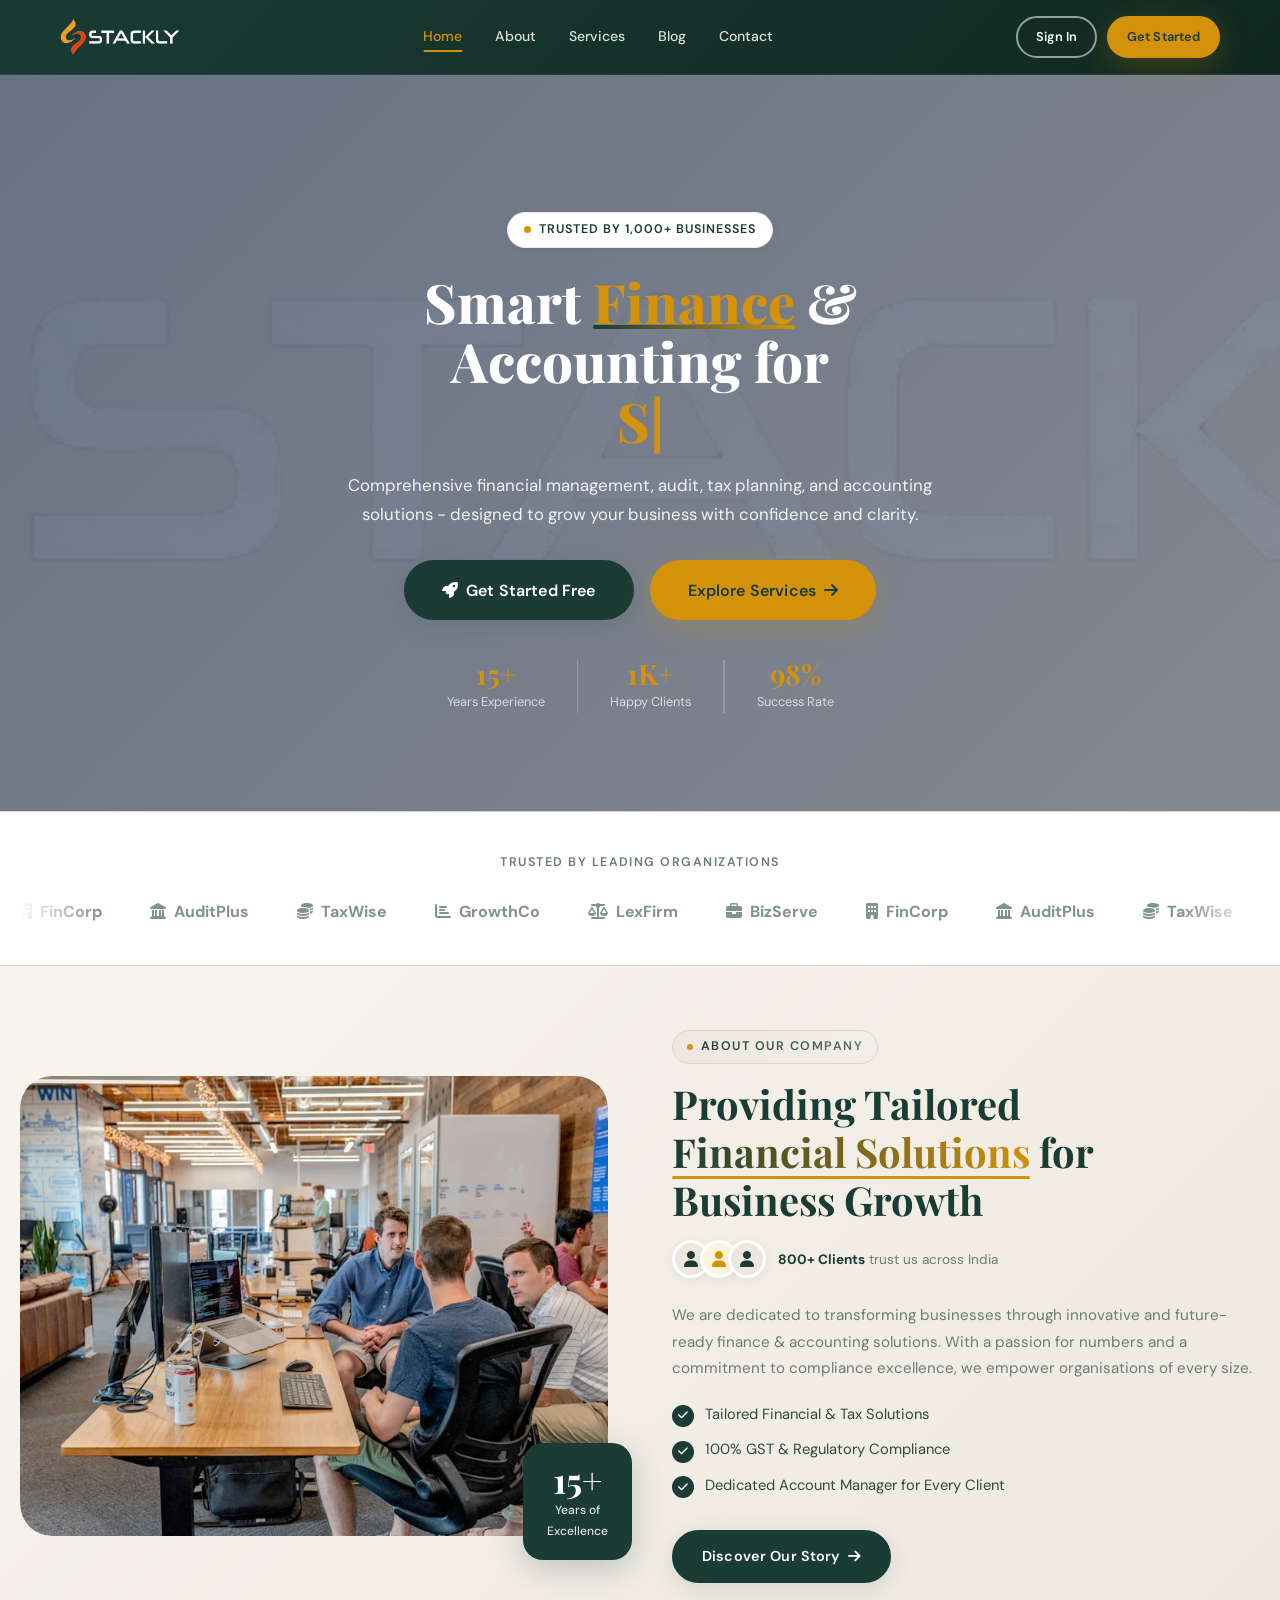
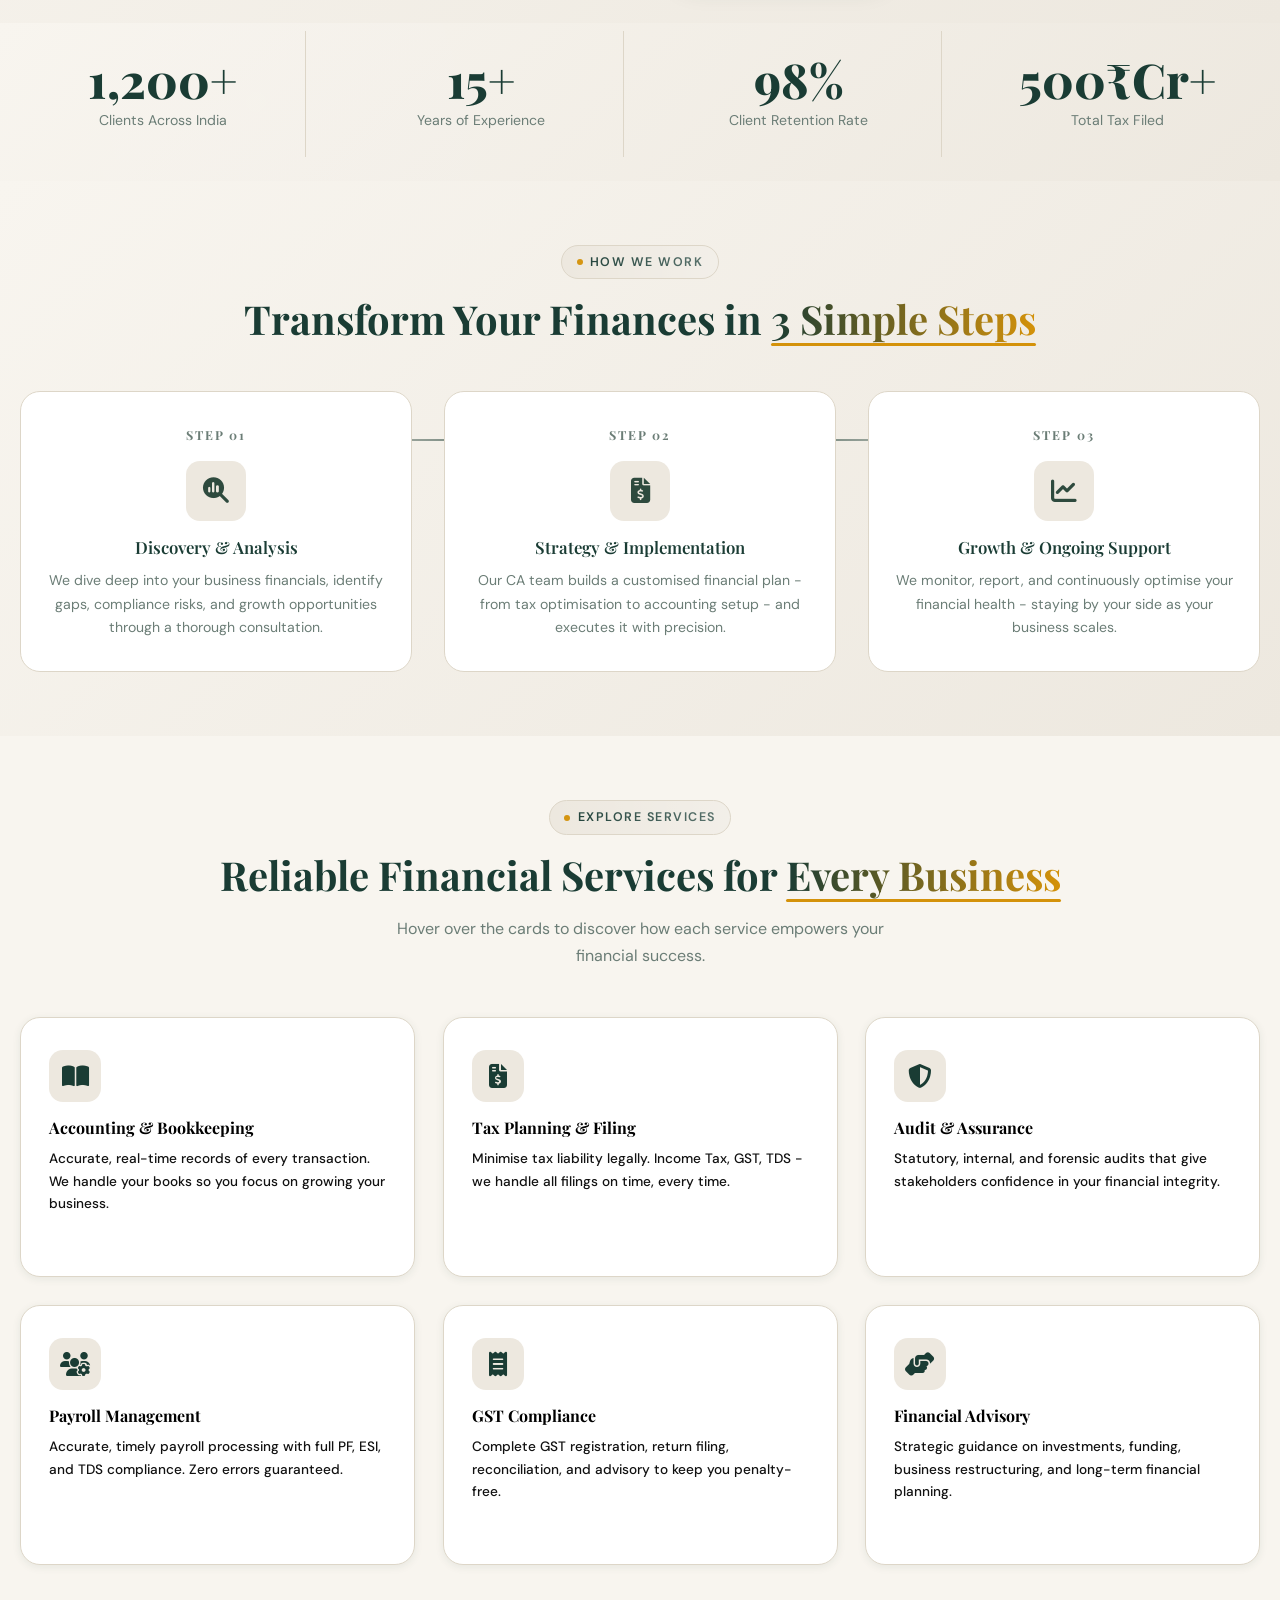
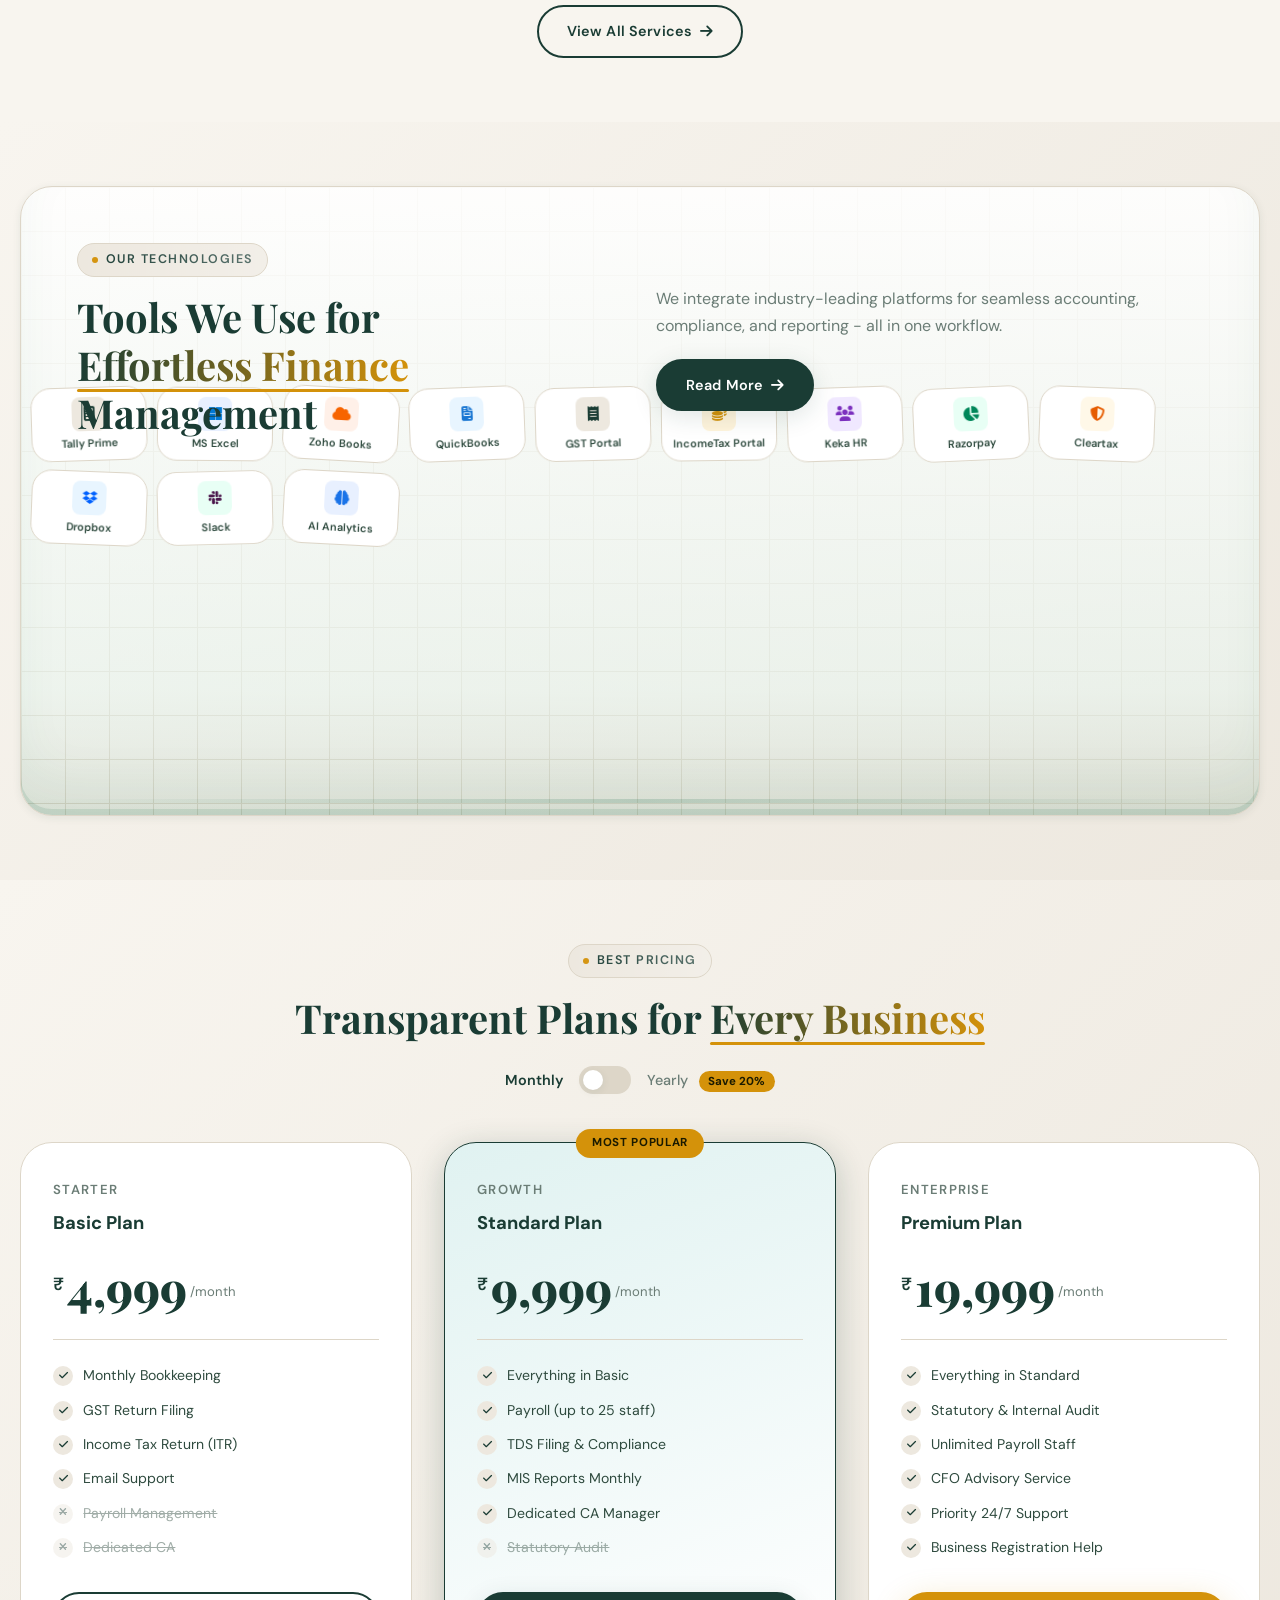
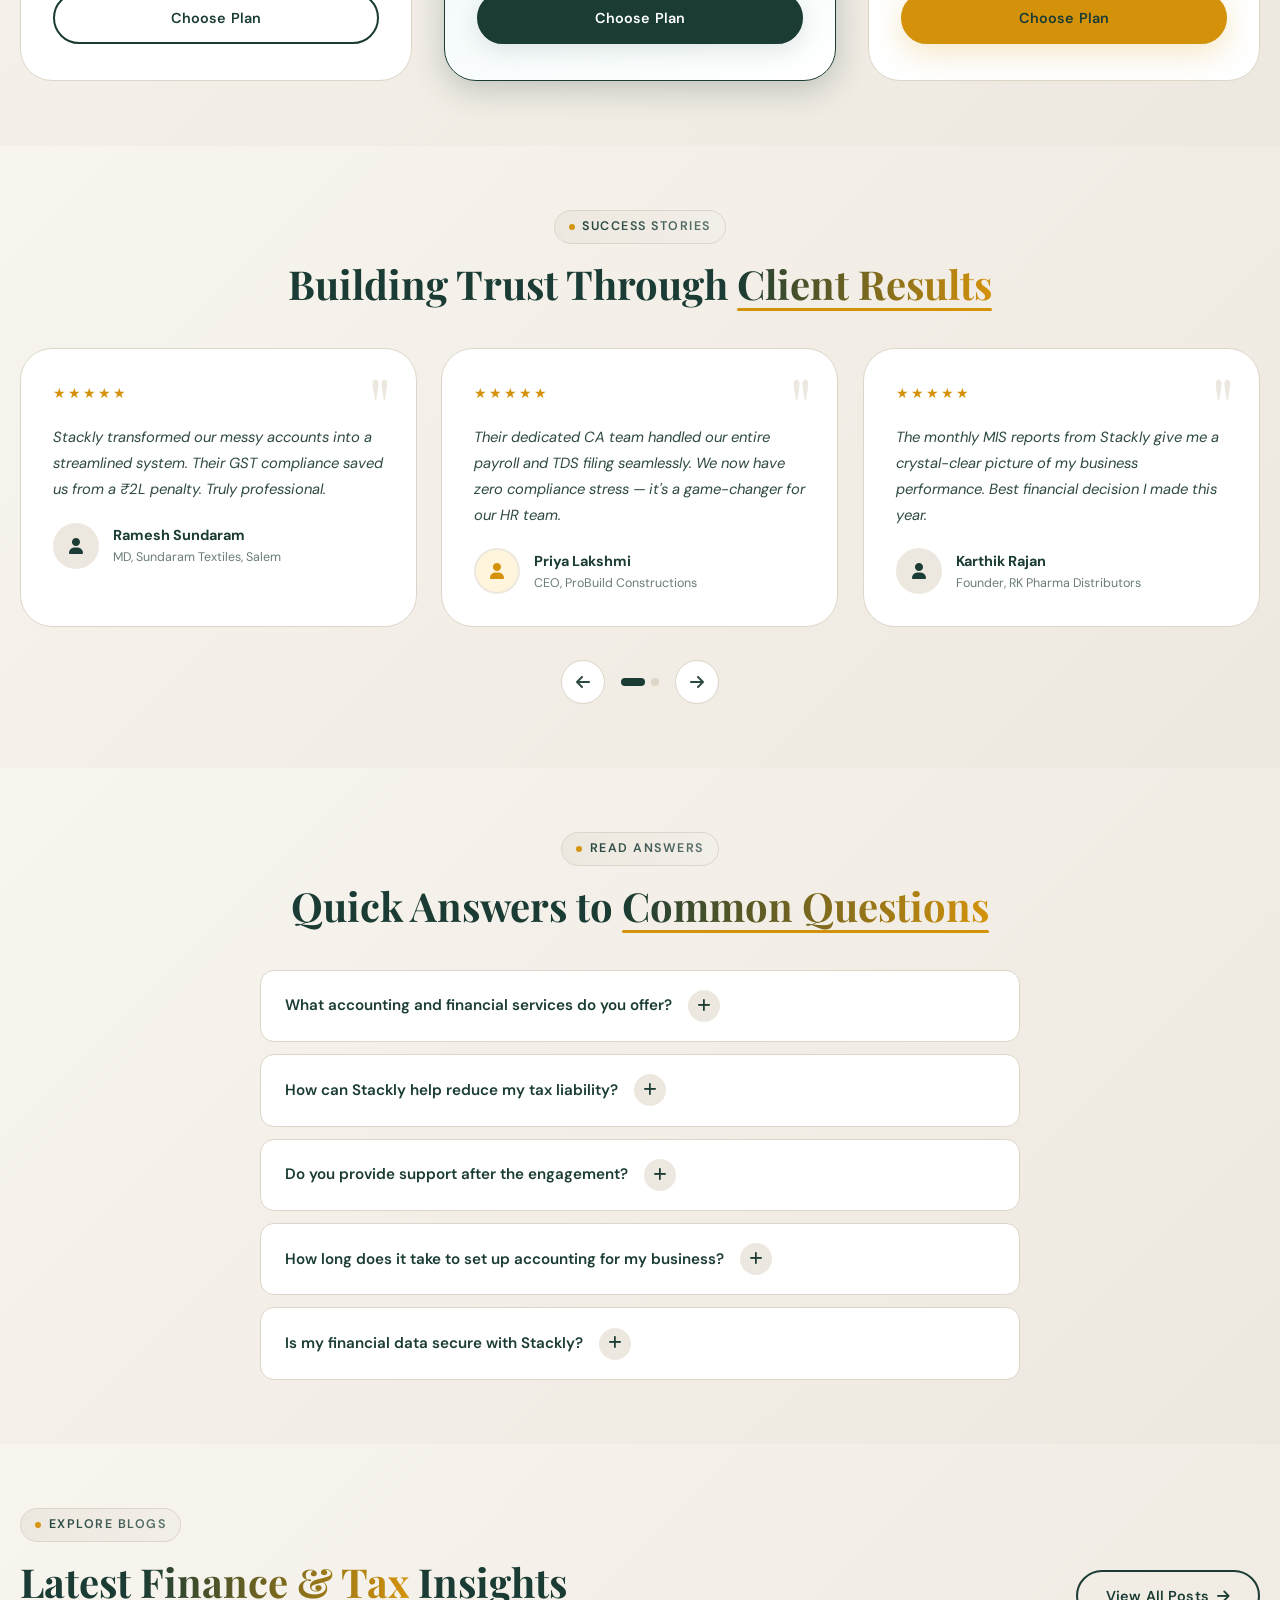
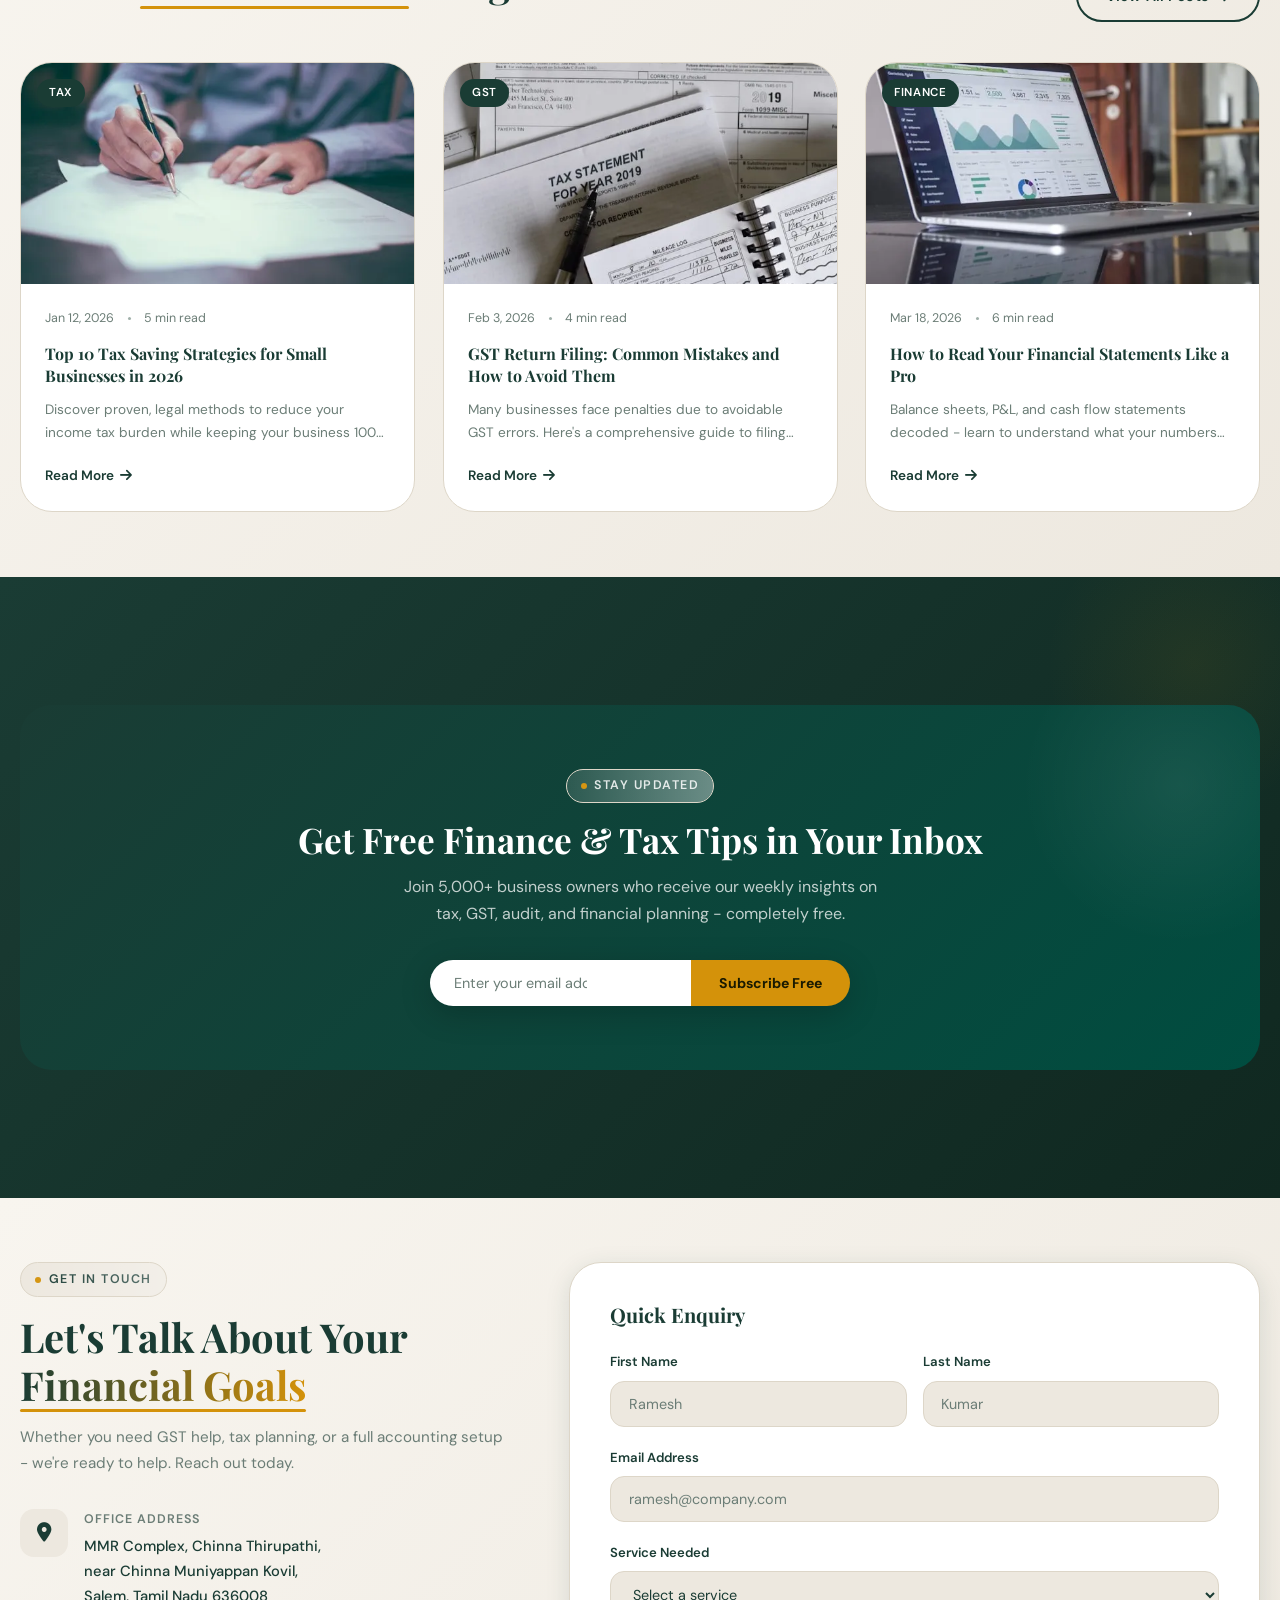
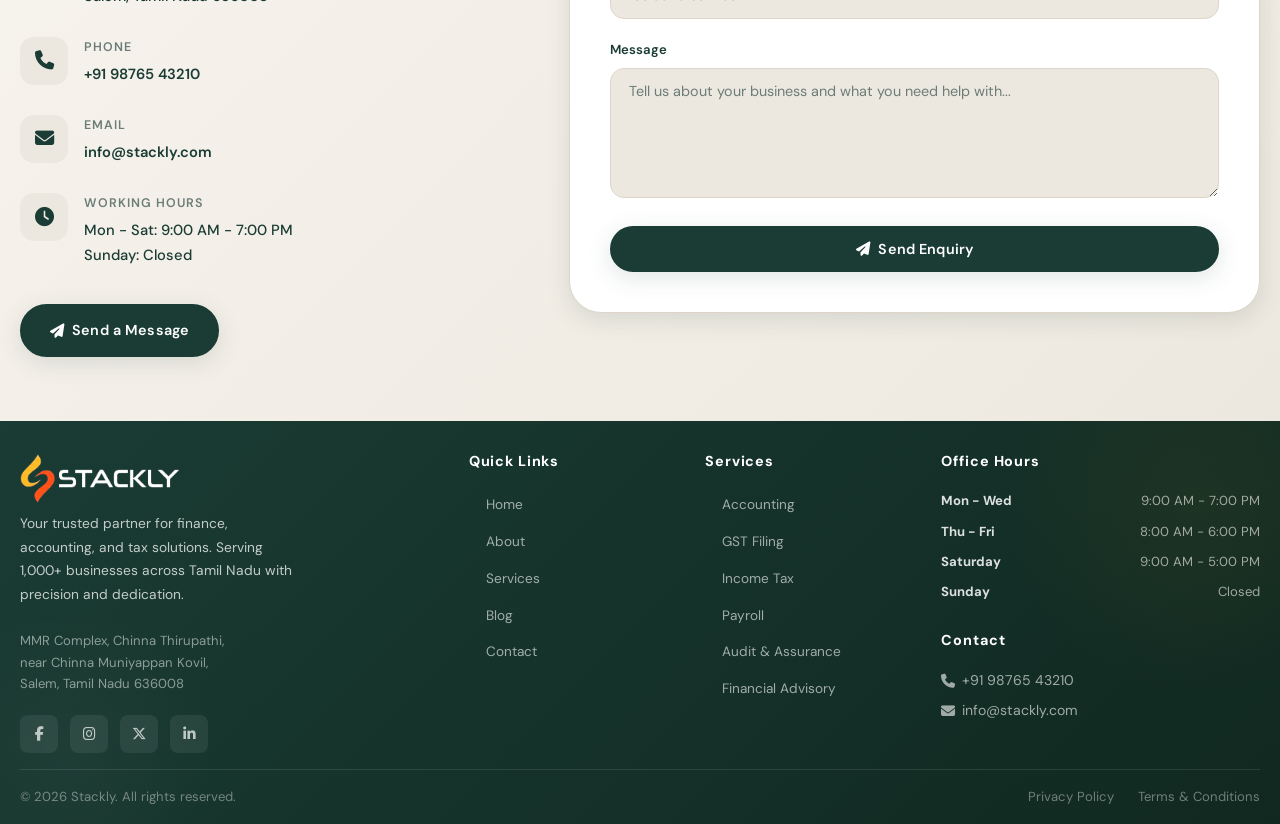
<file: index.html>
﻿<!DOCTYPE html>
<html lang="en">
<head>
  <meta charset="UTF-8" />
  <meta name="viewport" content="width=device-width, initial-scale=1.0" />
  <meta name="description" content="Stackly - Finance & Accounting Solutions. Smart financial management, audit, tax, and accounting services for businesses in Salem, Tamil Nadu." />
  <meta name="theme-color" content="#1A6B4A" />
  <title>Stackly - Finance & Accounting Solutions</title>
  <link rel="icon" href="assets/top-logo.webp" type="image/webp" />

  <link rel="preconnect" href="https://fonts.googleapis.com" />
  <link rel="preconnect" href="https://fonts.gstatic.com" crossorigin />
  <link href="https://fonts.googleapis.com/css2?family=Playfair+Display:wght@400;500;600;700;800&family=DM+Sans:wght@300;400;500;600;700&display=swap" rel="stylesheet" />

  <link rel="stylesheet" href="https://cdnjs.cloudflare.com/ajax/libs/font-awesome/6.5.0/css/all.min.css" />

  <link rel="stylesheet" href="style.css" />
</head>
<body>

<a href="#main" class="skip-link">Skip to main content</a>

<div id="preloader" role="status" aria-label="Loading">
  <div class="preloader__content">
    <div class="preloader__logo-container">
      <img src="assets/img_2.webp" alt="Stackly Logo" class="preloader__logo" />
    </div>
    <div class="preloader__ring preloader__ring--1"></div>
    <div class="preloader__ring preloader__ring--2"></div>
    <div class="preloader__ring preloader__ring--3"></div>
  </div>
</div>

<div class="mobile-overlay" id="mobileOverlay" role="dialog" aria-modal="true" aria-label="Navigation Menu">
  <button class="mobile-overlay__close" id="overlayClose" aria-label="Close menu">
    <i class="fa-solid fa-xmark"></i>
  </button>

  <a href="index.html" class="mobile-overlay__logo" aria-label="Stackly Home">
    <img src="assets/logo1.webp" alt="Stackly" width="100" height="100" />
  </a>

  <nav class="mobile-nav" aria-label="Mobile Navigation">
    <a href="index.html"   class="mobile-nav__link active">Home</a>
    <a href="about.html"   class="mobile-nav__link">About</a>
    <a href="service.html" class="mobile-nav__link">Services</a>
    <a href="blog.html"    class="mobile-nav__link">Blog</a>
    <a href="contact.html" class="mobile-nav__link">Contact</a>
  </nav>

  <div class="mobile-overlay__actions">
    <a href="signin.html"      class="btn btn--primary">Sign In</a>
    <a href="signup.html" class="btn btn--accent">Get Started</a>
  </div>
</div>

<header class="site-header" id="siteHeader">
  <div class="header__inner">

    <a href="index.html" class="header__logo" aria-label="Stackly Home">
      <img src="assets/img_2.webp" alt="Stackly" width="120" height="120" />
    </a>

    <nav class="header__nav" aria-label="Main Navigation">
      <a href="index.html"   class="nav__link active">Home</a>
      <a href="about.html"   class="nav__link">About</a>
      <a href="service.html" class="nav__link">Services</a>
      <a href="blog.html"    class="nav__link">Blog</a>
      <a href="contact.html" class="nav__link">Contact</a>
    </nav>

    <div class="header__actions">
      <a href="signin.html"      class="btn btn--ghost btn--sm">Sign In</a>
      <a href="signup.html" class="btn btn--accent btn--sm">Get Started</a>
      <button class="hamburger" id="hamburger" aria-label="Open menu" aria-expanded="false" aria-controls="mobileOverlay">
        <span class="bar"></span>
        <span class="bar"></span>
        <span class="bar"></span>
      </button>
    </div>

  </div>
</header>

<main id="main">

  <div class="ticker-band" aria-hidden="true">
    <div class="ticker-track">
      <span class="ticker-item">Smart Financial Management</span>
      <span class="ticker-item">Tax Planning & Advisory</span>
      <span class="ticker-item">Audit & Assurance</span>
      <span class="ticker-item">Payroll Solutions</span>
      <span class="ticker-item">GST Filing & Compliance</span>
      <span class="ticker-item">Business Accounting</span>
      <span class="ticker-item">Investment Consulting</span>
      <span class="ticker-item">Risk Management</span>
      
      <span class="ticker-item">Smart Financial Management</span>
      <span class="ticker-item">Tax Planning & Advisory</span>
      <span class="ticker-item">Audit & Assurance</span>
      <span class="ticker-item">Payroll Solutions</span>
      <span class="ticker-item">GST Filing & Compliance</span>
      <span class="ticker-item">Business Accounting</span>
      <span class="ticker-item">Investment Consulting</span>
      <span class="ticker-item">Risk Management</span>
    </div>
  </div>

  <section class="hero" id="hero" aria-label="Hero">

    <div class="hero__video-wrap" aria-hidden="true">
      <video class="hero__video" autoplay muted loop playsinline poster="assets/img_2.webp">
        <source src="assets/hero vid.mp4" type="video/mp4" />
      </video>
      <div class="hero__video-overlay"></div>
    </div>

    <div class="hero__inner container">

      <div class="hero__content">
        <div class="hero__badge">
          <span class="hero__badge-dot"></span>
          Trusted by 1,000+ Businesses
        </div>

        <h1 class="hero__title">
          Smart <em>Finance</em> &amp;<br />
          Accounting for<br />
          <span class="typewriter-text" style="color: var(--clr-accent);">Modern Business</span><span class="typewriter-cursor" style="color: var(--clr-accent); animation: blink-cursor 0.8s ease-in-out infinite;">|</span>
        </h1>

        <p class="hero__text">
          Comprehensive financial management, audit, tax planning, and accounting solutions - designed to grow your business with confidence and clarity.
        </p>

        <div class="hero__buttons">
          <a href="signup.html" class="btn btn--primary btn--lg">
            <i class="fa-solid fa-rocket"></i> Get Started Free
          </a>
          <a href="service.html" class="btn btn--accent btn--lg">
            Explore Services <i class="fa-solid fa-arrow-right"></i>
          </a>
        </div>

        <div class="hero__stats">
          <div>
            <div class="hero__stat-num">15+</div>
            <div class="hero__stat-label">Years Experience</div>
          </div>
          <div class="hero__stat-divider"></div>
          <div>
            <div class="hero__stat-num">1K+</div>
            <div class="hero__stat-label">Happy Clients</div>
          </div>
          <div class="hero__stat-divider"></div>
          <div>
            <div class="hero__stat-num">98%</div>
            <div class="hero__stat-label">Success Rate</div>
          </div>
        </div>
      </div>

    </div>
  </section>

  <section class="brands" aria-label="Our Partners">
    <div class="container">
      <p class="brands__label">Trusted by Leading Organizations</p>
      <div class="brands__track-wrap">
        <div class="brands__track">
          
          <div style="display:flex;align-items:center;gap:0.5rem;opacity:0.55;white-space:nowrap;font-weight:700;font-size:1rem;color:var(--clr-text-dark)"><i class="fa-solid fa-building" style="color:var(--clr-primary)"></i> FinCorp</div>
          <div style="display:flex;align-items:center;gap:0.5rem;opacity:0.55;white-space:nowrap;font-weight:700;font-size:1rem;color:var(--clr-text-dark)"><i class="fa-solid fa-landmark" style="color:var(--clr-primary)"></i> AuditPlus</div>
          <div style="display:flex;align-items:center;gap:0.5rem;opacity:0.55;white-space:nowrap;font-weight:700;font-size:1rem;color:var(--clr-text-dark)"><i class="fa-solid fa-coins" style="color:var(--clr-primary)"></i> TaxWise</div>
          <div style="display:flex;align-items:center;gap:0.5rem;opacity:0.55;white-space:nowrap;font-weight:700;font-size:1rem;color:var(--clr-text-dark)"><i class="fa-solid fa-chart-bar" style="color:var(--clr-primary)"></i> GrowthCo</div>
          <div style="display:flex;align-items:center;gap:0.5rem;opacity:0.55;white-space:nowrap;font-weight:700;font-size:1rem;color:var(--clr-text-dark)"><i class="fa-solid fa-scale-balanced" style="color:var(--clr-primary)"></i> LexFirm</div>
          <div style="display:flex;align-items:center;gap:0.5rem;opacity:0.55;white-space:nowrap;font-weight:700;font-size:1rem;color:var(--clr-text-dark)"><i class="fa-solid fa-briefcase" style="color:var(--clr-primary)"></i> BizServe</div>
          
          <div style="display:flex;align-items:center;gap:0.5rem;opacity:0.55;white-space:nowrap;font-weight:700;font-size:1rem;color:var(--clr-text-dark)"><i class="fa-solid fa-building" style="color:var(--clr-primary)"></i> FinCorp</div>
          <div style="display:flex;align-items:center;gap:0.5rem;opacity:0.55;white-space:nowrap;font-weight:700;font-size:1rem;color:var(--clr-text-dark)"><i class="fa-solid fa-landmark" style="color:var(--clr-primary)"></i> AuditPlus</div>
          <div style="display:flex;align-items:center;gap:0.5rem;opacity:0.55;white-space:nowrap;font-weight:700;font-size:1rem;color:var(--clr-text-dark)"><i class="fa-solid fa-coins" style="color:var(--clr-primary)"></i> TaxWise</div>
          <div style="display:flex;align-items:center;gap:0.5rem;opacity:0.55;white-space:nowrap;font-weight:700;font-size:1rem;color:var(--clr-text-dark)"><i class="fa-solid fa-chart-bar" style="color:var(--clr-primary)"></i> GrowthCo</div>
          <div style="display:flex;align-items:center;gap:0.5rem;opacity:0.55;white-space:nowrap;font-weight:700;font-size:1rem;color:var(--clr-text-dark)"><i class="fa-solid fa-scale-balanced" style="color:var(--clr-primary)"></i> LexFirm</div>
          <div style="display:flex;align-items:center;gap:0.5rem;opacity:0.55;white-space:nowrap;font-weight:700;font-size:1rem;color:var(--clr-text-dark)"><i class="fa-solid fa-briefcase" style="color:var(--clr-primary)"></i> BizServe</div>
        </div>
      </div>
    </div>
  </section>

  <section class="section section--alt" id="about" aria-label="About Us">
    <div class="container">
      <div class="about__grid">

        <div class="about__img-container" style="position:relative;">
          <div class="about__img-wrap img-reveal reveal reveal--left">
            <img src="assets/img_28.webp" alt="Stackly Team Office" class="about__img" />
          </div>

          <div class="about__exp-badge">
            <div class="about__exp-num">15+</div>
            <div class="about__exp-label">Years of<br>Excellence</div>
          </div>
        </div>

        <div class="about__content reveal reveal--right">
          <span class="section-tag">About Our Company</span>
          <h2 class="section-title">
            Providing Tailored <span>Financial Solutions</span> for Business Growth
          </h2>

          <div class="about__clients">
            <div class="about__avatars">
              <div class="about__avatar" style="background:var(--clr-primary-pale);display:flex;align-items:center;justify-content:center;"><i class="fa-solid fa-user" style="color:var(--clr-primary);font-size:1rem"></i></div>
              <div class="about__avatar" style="background:var(--clr-accent-light);display:flex;align-items:center;justify-content:center;"><i class="fa-solid fa-user" style="color:var(--clr-accent);font-size:1rem"></i></div>
              <div class="about__avatar" style="background:var(--clr-primary-pale);display:flex;align-items:center;justify-content:center;"><i class="fa-solid fa-user" style="color:var(--clr-primary);font-size:1rem"></i></div>
            </div>
            <p class="about__client-text"><strong>800+ Clients</strong> trust us across India</p>
          </div>

          <p style="color:var(--clr-text-muted);font-size:0.95rem;line-height:1.75;margin-bottom:1rem;">
            We are dedicated to transforming businesses through innovative and future-ready finance & accounting solutions. With a passion for numbers and a commitment to compliance excellence, we empower organisations of every size.
          </p>

          <ul class="about__checklist">
            <li class="about__check-item">
              <span class="about__check-icon"><i class="fa-solid fa-check"></i></span>
              Tailored Financial & Tax Solutions
            </li>
            <li class="about__check-item">
              <span class="about__check-icon"><i class="fa-solid fa-check"></i></span>
              100% GST & Regulatory Compliance
            </li>
            <li class="about__check-item">
              <span class="about__check-icon"><i class="fa-solid fa-check"></i></span>
              Dedicated Account Manager for Every Client
            </li>
          </ul>

          <a href="about.html" class="btn btn--primary">
            Discover Our Story <i class="fa-solid fa-arrow-right"></i>
          </a>
        </div>
      </div>
    </div>
  </section>

  <section class="stats-section section--light-blue" aria-label="Statistics">
    <div class="container">
      <div class="stats__grid stagger-children">

        <div class="stat-item">
          <div class="stat-item__num">1,200<span>+</span></div>
          <div class="stat-item__label">Clients Across India</div>
        </div>

        <div class="stat-item">
          <div class="stat-item__num">15<span>+</span></div>
          <div class="stat-item__label">Years of Experience</div>
        </div>

        <div class="stat-item">
          <div class="stat-item__num">98<span>%</span></div>
          <div class="stat-item__label">Client Retention Rate</div>
        </div>

        <div class="stat-item">
          <div class="stat-item__num">₹500<span>Cr+</span></div>
          <div class="stat-item__label">Total Tax Filed</div>
        </div>

      </div>
    </div>
  </section>

  <section class="section section--alt" aria-label="How We Work">
    <div class="container">
      <div class="text-center" style="margin-bottom:3rem;">
        <span class="section-tag reveal">How We Work</span>
        <h2 class="section-title reveal">Transform Your Finances in <span>3 Simple Steps</span></h2>
      </div>

      <div class="steps__grid stagger-children">

        <div class="step-card">
          <div class="step-card__num">STEP 01</div>
          <div class="step-card__icon"><i class="fa-solid fa-magnifying-glass-chart"></i></div>
          <h3 class="step-card__title">Discovery & Analysis</h3>
          <p class="step-card__text">We dive deep into your business financials, identify gaps, compliance risks, and growth opportunities through a thorough consultation.</p>
        </div>

        <div class="step-card">
          <div class="step-card__num">STEP 02</div>
          <div class="step-card__icon"><i class="fa-solid fa-file-invoice-dollar"></i></div>
          <h3 class="step-card__title">Strategy & Implementation</h3>
          <p class="step-card__text">Our CA team builds a customised financial plan - from tax optimisation to accounting setup - and executes it with precision.</p>
        </div>

        <div class="step-card">
          <div class="step-card__num">STEP 03</div>
          <div class="step-card__icon"><i class="fa-solid fa-chart-line"></i></div>
          <h3 class="step-card__title">Growth & Ongoing Support</h3>
          <p class="step-card__text">We monitor, report, and continuously optimise your financial health - staying by your side as your business scales.</p>
        </div>

      </div>
    </div>
  </section>

  <section class="section" id="services" aria-label="Our Services">
    <div class="container">
      <div class="text-center" style="margin-bottom:3rem;">
        <span class="section-tag reveal">Explore Services</span>
        <h2 class="section-title reveal">Reliable Financial Services for <span>Every Business</span></h2>
        <p class="section-subtitle reveal" style="margin-inline:auto;">Hover over the cards to discover how each service empowers your financial success.</p>
      </div>

      <div class="services__grid stagger-children">

        <div class="service-card" tabindex="0" role="article" aria-label="Accounting & Bookkeeping">
          <div class="service-card__inner">
            <div class="service-card__front">
              <div class="service-card__icon"><i class="fa-solid fa-book-open"></i></div>
              <h3 class="service-card__title">Accounting & Bookkeeping</h3>
              <p class="service-card__text">Accurate, real-time records of every transaction. We handle your books so you focus on growing your business.</p>
            </div>
            <div class="service-card__back" style="background: linear-gradient(rgba(0, 0, 0, 0.4), rgba(0, 0, 0, 0.7)), url('assets/img_20.webp') center/cover;">
              <div class="service-card__back-title">Accounting & Bookkeeping</div>
              <p class="service-card__back-text">From ledger maintenance to MIS reports, bank reconciliation, and financial statements - complete end-to-end.</p>
              <a href="service.html" class="btn btn--ghost btn--sm">Learn More <i class="fa-solid fa-arrow-right"></i></a>
            </div>
          </div>
        </div>

        <div class="service-card" tabindex="0" role="article" aria-label="Tax Planning & Filing">
          <div class="service-card__inner">
            <div class="service-card__front">
              <div class="service-card__icon"><i class="fa-solid fa-file-invoice-dollar"></i></div>
              <h3 class="service-card__title">Tax Planning & Filing</h3>
              <p class="service-card__text">Minimise tax liability legally. Income Tax, GST, TDS - we handle all filings on time, every time.</p>
            </div>
            <div class="service-card__back" style="background: linear-gradient(rgba(0, 0, 0, 0.4), rgba(0, 0, 0, 0.7)), url('assets/img_18.webp') center/cover;">
              <div class="service-card__back-title">Tax Planning & Filing</div>
              <p class="service-card__back-text">Expert strategies to reduce your tax burden while ensuring 100% compliance with current regulations.</p>
              <a href="service.html" class="btn btn--ghost btn--sm">Learn More <i class="fa-solid fa-arrow-right"></i></a>
            </div>
          </div>
        </div>

        <div class="service-card" tabindex="0" role="article" aria-label="Audit & Assurance">
          <div class="service-card__inner">
            <div class="service-card__front">
              <div class="service-card__icon"><i class="fa-solid fa-shield-halved"></i></div>
              <h3 class="service-card__title">Audit & Assurance</h3>
              <p class="service-card__text">Statutory, internal, and forensic audits that give stakeholders confidence in your financial integrity.</p>
            </div>
            <div class="service-card__back" style="background: linear-gradient(rgba(0, 0, 0, 0.4), rgba(0, 0, 0, 0.7)), url('assets/bg_33.webp') center/cover;">
              <div class="service-card__back-title">Audit & Assurance</div>
              <p class="service-card__back-text">Thorough audit processes with detailed reporting - identify risks before they become problems.</p>
              <a href="service.html" class="btn btn--ghost btn--sm">Learn More <i class="fa-solid fa-arrow-right"></i></a>
            </div>
          </div>
        </div>

        <div class="service-card" tabindex="0" role="article" aria-label="Payroll Management">
          <div class="service-card__inner">
            <div class="service-card__front">
              <div class="service-card__icon"><i class="fa-solid fa-users-gear"></i></div>
              <h3 class="service-card__title">Payroll Management</h3>
              <p class="service-card__text">Accurate, timely payroll processing with full PF, ESI, and TDS compliance. Zero errors guaranteed.</p>
            </div>
            <div class="service-card__back" style="background: linear-gradient(rgba(0, 0, 0, 0.4), rgba(0, 0, 0, 0.7)), url('assets/img_21.webp') center/cover;">
              <div class="service-card__back-title">Payroll Management</div>
              <p class="service-card__back-text">End-to-end payroll - salary slips, Form 16, statutory filings, and employee portal integration.</p>
              <a href="service.html" class="btn btn--ghost btn--sm">Learn More <i class="fa-solid fa-arrow-right"></i></a>
            </div>
          </div>
        </div>

        <div class="service-card" tabindex="0" role="article" aria-label="GST Compliance">
          <div class="service-card__inner">
            <div class="service-card__front">
              <div class="service-card__icon"><i class="fa-solid fa-receipt"></i></div>
              <h3 class="service-card__title">GST Compliance</h3>
              <p class="service-card__text">Complete GST registration, return filing, reconciliation, and advisory to keep you penalty-free.</p>
            </div>
            <div class="service-card__back" style="background: linear-gradient(rgba(0, 0, 0, 0.4), rgba(0, 0, 0, 0.7)), url('assets/img_19.webp') center/cover;">
              <div class="service-card__back-title">GST Compliance</div>
              <p class="service-card__back-text">Monthly GSTR-1, GSTR-3B, annual returns, e-invoicing, and e-way bill management - all handled.</p>
              <a href="service.html" class="btn btn--ghost btn--sm">Learn More <i class="fa-solid fa-arrow-right"></i></a>
            </div>
          </div>
        </div>

        <div class="service-card" tabindex="0" role="article" aria-label="Financial Advisory">
          <div class="service-card__inner">
            <div class="service-card__front">
              <div class="service-card__icon"><i class="fa-solid fa-handshake-angle"></i></div>
              <h3 class="service-card__title">Financial Advisory</h3>
              <p class="service-card__text">Strategic guidance on investments, funding, business restructuring, and long-term financial planning.</p>
            </div>
            <div class="service-card__back" style="background: linear-gradient(rgba(0, 0, 0, 0.4), rgba(0, 0, 0, 0.7)), url('assets/img_22.webp') center/cover;">
              <div class="service-card__back-title">Financial Advisory</div>
              <p class="service-card__back-text">CFO-level insights without the full-time cost. We help you make confident business decisions backed by data.</p>
              <a href="service.html" class="btn btn--ghost btn--sm">Learn More <i class="fa-solid fa-arrow-right"></i></a>
            </div>
          </div>
        </div>

      </div>

      <div style="text-align:center;margin-top:2.5rem;">
        <a href="service.html" class="btn btn--outline">View All Services <i class="fa-solid fa-arrow-right"></i></a>
      </div>
    </div>
  </section>

  <section class="section section--light-orange" id="technologies" aria-label="Our Technologies">
    <div class="container--wide">

      <div class="tech__grid tech__grid--physics stagger-children" aria-label="Draggable technology tools">

        <div class="tech__header reveal">
          <div>
            <span class="section-tag">Our Technologies</span>
            <h2 class="section-title">Tools We Use for <span>Effortless Finance</span> Management</h2>
          </div>
          <div>
            <p class="section-subtitle">We integrate industry-leading platforms for seamless accounting, compliance, and reporting - all in one workflow.</p>
            <a href="service.html" class="btn btn--primary" style="margin-top:1.25rem;">
              Read More <i class="fa-solid fa-arrow-right"></i>
            </a>
          </div>
        </div>

        <div class="tech-card">
          <div class="tech-card__img" style="width:52px;height:52px;background:var(--clr-primary-pale);border-radius:var(--r-md);display:flex;align-items:center;justify-content:center;">
            <i class="fa-solid fa-calculator" style="font-size:1.4rem;color:var(--clr-primary)"></i>
          </div>
          <span class="tech-card__name">Tally Prime</span>
        </div>

        <div class="tech-card">
          <div class="tech-card__img" style="width:52px;height:52px;background:#E8F0FF;border-radius:var(--r-md);display:flex;align-items:center;justify-content:center;">
            <i class="fa-brands fa-microsoft" style="font-size:1.4rem;color:#0078D4"></i>
          </div>
          <span class="tech-card__name">MS Excel</span>
        </div>

        <div class="tech-card">
          <div class="tech-card__img" style="width:52px;height:52px;background:#FFF0E8;border-radius:var(--r-md);display:flex;align-items:center;justify-content:center;">
            <i class="fa-solid fa-cloud" style="font-size:1.4rem;color:#F76400"></i>
          </div>
          <span class="tech-card__name">Zoho Books</span>
        </div>

        <div class="tech-card">
          <div class="tech-card__img" style="width:52px;height:52px;background:#E8F5FF;border-radius:var(--r-md);display:flex;align-items:center;justify-content:center;">
            <i class="fa-solid fa-file-invoice" style="font-size:1.4rem;color:#1976D2"></i>
          </div>
          <span class="tech-card__name">QuickBooks</span>
        </div>

        <div class="tech-card">
          <div class="tech-card__img" style="width:52px;height:52px;background:var(--clr-primary-pale);border-radius:var(--r-md);display:flex;align-items:center;justify-content:center;">
            <i class="fa-solid fa-receipt" style="font-size:1.4rem;color:var(--clr-primary)"></i>
          </div>
          <span class="tech-card__name">GST Portal</span>
        </div>

        <div class="tech-card">
          <div class="tech-card__img" style="width:52px;height:52px;background:var(--clr-accent-light);border-radius:var(--r-md);display:flex;align-items:center;justify-content:center;">
            <i class="fa-solid fa-coins" style="font-size:1.4rem;color:var(--clr-accent)"></i>
          </div>
          <span class="tech-card__name">IncomeTax Portal</span>
        </div>

        <div class="tech-card">
          <div class="tech-card__img" style="width:52px;height:52px;background:#F0E8FF;border-radius:var(--r-md);display:flex;align-items:center;justify-content:center;">
            <i class="fa-solid fa-users" style="font-size:1.4rem;color:#7B2FBE"></i>
          </div>
          <span class="tech-card__name">Keka HR</span>
        </div>

        <div class="tech-card">
          <div class="tech-card__img" style="width:52px;height:52px;background:#E8FFF5;border-radius:var(--r-md);display:flex;align-items:center;justify-content:center;">
            <i class="fa-solid fa-chart-pie" style="font-size:1.4rem;color:#00875A"></i>
          </div>
          <span class="tech-card__name">Razorpay</span>
        </div>

        <div class="tech-card">
          <div class="tech-card__img" style="width:52px;height:52px;background:#FFF8E8;border-radius:var(--r-md);display:flex;align-items:center;justify-content:center;">
            <i class="fa-solid fa-shield-halved" style="font-size:1.4rem;color:#E65C00"></i>
          </div>
          <span class="tech-card__name">Cleartax</span>
        </div>

        <div class="tech-card">
          <div class="tech-card__img" style="width:52px;height:52px;background:#E8F5FF;border-radius:var(--r-md);display:flex;align-items:center;justify-content:center;">
            <i class="fa-brands fa-dropbox" style="font-size:1.4rem;color:#0061FF"></i>
          </div>
          <span class="tech-card__name">Dropbox</span>
        </div>

        <div class="tech-card">
          <div class="tech-card__img" style="width:52px;height:52px;background:#E8FFF5;border-radius:var(--r-md);display:flex;align-items:center;justify-content:center;">
            <i class="fa-brands fa-slack" style="font-size:1.4rem;color:#4A154B"></i>
          </div>
          <span class="tech-card__name">Slack</span>
        </div>

        <div class="tech-card">
          <div class="tech-card__img" style="width:52px;height:52px;background:#E8F0FF;border-radius:var(--r-md);display:flex;align-items:center;justify-content:center;">
            <i class="fa-solid fa-brain" style="font-size:1.4rem;color:#1A73E8"></i>
          </div>
          <span class="tech-card__name">AI Analytics</span>
        </div>

      </div>
    </div>
  </section>

  <section class="section section--alt" id="pricing" aria-label="Pricing Plans">
    <div class="container">
      <div class="text-center" style="margin-bottom:1.5rem;">
        <span class="section-tag reveal">Best Pricing</span>
        <h2 class="section-title reveal">Transparent Plans for <span>Every Business</span></h2>
      </div>

      <div class="pricing__toggle reveal">
        <span class="pricing__toggle-label active" id="monthlyLabel">Monthly</span>
        <div class="toggle-switch" id="billingToggle" role="switch" aria-checked="false" tabindex="0" aria-label="Switch billing period"></div>
        <span class="pricing__toggle-label" id="yearlyLabel">
          Yearly <span class="pricing__badge">Save 20%</span>
        </span>
      </div>

      <div class="pricing__grid stagger-children">

        <div class="pricing-card">
          <div class="pricing-card__plan">Starter</div>
          <div class="pricing-card__title">Basic Plan</div>
          <div class="pricing-card__price">
            <span class="price-currency">₹</span>
            <span class="price-amount" data-monthly="4999" data-yearly="3999">4,999</span>
            <span class="price-period">/month</span>
          </div>
          <div class="pricing-card__divider"></div>
          <ul class="pricing-card__features">
            <li class="pricing-feature"><span class="pricing-feature__check"><i class="fa-solid fa-check"></i></span> Monthly Bookkeeping</li>
            <li class="pricing-feature"><span class="pricing-feature__check"><i class="fa-solid fa-check"></i></span> GST Return Filing</li>
            <li class="pricing-feature"><span class="pricing-feature__check"><i class="fa-solid fa-check"></i></span> Income Tax Return (ITR)</li>
            <li class="pricing-feature"><span class="pricing-feature__check"><i class="fa-solid fa-check"></i></span> Email Support</li>
            <li class="pricing-feature pricing-feature--disabled"><span class="pricing-feature__check"><i class="fa-solid fa-xmark"></i></span> Payroll Management</li>
            <li class="pricing-feature pricing-feature--disabled"><span class="pricing-feature__check"><i class="fa-solid fa-xmark"></i></span> Dedicated CA</li>
          </ul>
          <a href="404.html" class="btn btn--outline">Choose Plan</a>
        </div>

        <div class="pricing-card pricing-card--featured">
          <div class="pricing-card__badge">Most Popular</div>
          <div class="pricing-card__plan">Growth</div>
          <div class="pricing-card__title">Standard Plan</div>
          <div class="pricing-card__price">
            <span class="price-currency">₹</span>
            <span class="price-amount" data-monthly="9999" data-yearly="7999">9,999</span>
            <span class="price-period">/month</span>
          </div>
          <div class="pricing-card__divider"></div>
          <ul class="pricing-card__features">
            <li class="pricing-feature"><span class="pricing-feature__check"><i class="fa-solid fa-check"></i></span> Everything in Basic</li>
            <li class="pricing-feature"><span class="pricing-feature__check"><i class="fa-solid fa-check"></i></span> Payroll (up to 25 staff)</li>
            <li class="pricing-feature"><span class="pricing-feature__check"><i class="fa-solid fa-check"></i></span> TDS Filing & Compliance</li>
            <li class="pricing-feature"><span class="pricing-feature__check"><i class="fa-solid fa-check"></i></span> MIS Reports Monthly</li>
            <li class="pricing-feature"><span class="pricing-feature__check"><i class="fa-solid fa-check"></i></span> Dedicated CA Manager</li>
            <li class="pricing-feature pricing-feature--disabled"><span class="pricing-feature__check"><i class="fa-solid fa-xmark"></i></span> Statutory Audit</li>
          </ul>
          <a href="404.html" class="btn btn--primary">Choose Plan</a>
        </div>

        <div class="pricing-card">
          <div class="pricing-card__plan">Enterprise</div>
          <div class="pricing-card__title">Premium Plan</div>
          <div class="pricing-card__price">
            <span class="price-currency">₹</span>
            <span class="price-amount" data-monthly="19999" data-yearly="15999">19,999</span>
            <span class="price-period">/month</span>
          </div>
          <div class="pricing-card__divider"></div>
          <ul class="pricing-card__features">
            <li class="pricing-feature"><span class="pricing-feature__check"><i class="fa-solid fa-check"></i></span> Everything in Standard</li>
            <li class="pricing-feature"><span class="pricing-feature__check"><i class="fa-solid fa-check"></i></span> Statutory & Internal Audit</li>
            <li class="pricing-feature"><span class="pricing-feature__check"><i class="fa-solid fa-check"></i></span> Unlimited Payroll Staff</li>
            <li class="pricing-feature"><span class="pricing-feature__check"><i class="fa-solid fa-check"></i></span> CFO Advisory Service</li>
            <li class="pricing-feature"><span class="pricing-feature__check"><i class="fa-solid fa-check"></i></span> Priority 24/7 Support</li>
            <li class="pricing-feature"><span class="pricing-feature__check"><i class="fa-solid fa-check"></i></span> Business Registration Help</li>
          </ul>
          <a href="404.html" class="btn btn--accent">Choose Plan</a>
        </div>

      </div>
    </div>
  </section>

  <section class="section section--alt" id="testimonials" aria-label="Client Testimonials">
    <div class="container">
      <div class="text-center" style="margin-bottom:2.5rem;">
        <span class="section-tag reveal">Success Stories</span>
        <h2 class="section-title reveal">Building Trust Through <span>Client Results</span></h2>
      </div>

      <div class="testimonials__slider">
        <div class="testimonials__track" id="testimonialTrack">

          <div class="testimonial-card">
            <div class="testimonial-card__stars">&#9733;&#9733;&#9733;&#9733;&#9733;</div>
            <p class="testimonial-card__text">Stackly transformed our messy accounts into a streamlined system. Their GST compliance saved us from a ₹2L penalty. Truly professional.</p>
            <div class="testimonial-card__author">
              <div class="testimonial-card__img" style="background:var(--clr-primary-pale);display:flex;align-items:center;justify-content:center;"><i class="fa-solid fa-user" style="color:var(--clr-primary)"></i></div>
              <div>
                <div class="testimonial-card__name">Ramesh Sundaram</div>
                <div class="testimonial-card__role">MD, Sundaram Textiles, Salem</div>
              </div>
            </div>
          </div>

          <div class="testimonial-card">
            <div class="testimonial-card__stars">&#9733;&#9733;&#9733;&#9733;&#9733;</div>
            <p class="testimonial-card__text">Their dedicated CA team handled our entire payroll and TDS filing seamlessly. We now have zero compliance stress &mdash; it's a game-changer for our HR team.</p>
            <div class="testimonial-card__author">
              <div class="testimonial-card__img" style="background:var(--clr-accent-light);display:flex;align-items:center;justify-content:center;"><i class="fa-solid fa-user" style="color:var(--clr-accent)"></i></div>
              <div>
                <div class="testimonial-card__name">Priya Lakshmi</div>
                <div class="testimonial-card__role">CEO, ProBuild Constructions</div>
              </div>
            </div>
          </div>

          <div class="testimonial-card">
            <div class="testimonial-card__stars">&#9733;&#9733;&#9733;&#9733;&#9733;</div>
            <p class="testimonial-card__text">The monthly MIS reports from Stackly give me a crystal-clear picture of my business performance. Best financial decision I made this year.</p>
            <div class="testimonial-card__author">
              <div class="testimonial-card__img" style="background:var(--clr-primary-pale);display:flex;align-items:center;justify-content:center;"><i class="fa-solid fa-user" style="color:var(--clr-primary)"></i></div>
              <div>
                <div class="testimonial-card__name">Karthik Rajan</div>
                <div class="testimonial-card__role">Founder, RK Pharma Distributors</div>
              </div>
            </div>
          </div>

          <div class="testimonial-card">
            <div class="testimonial-card__stars">&#9733;&#9733;&#9733;&#9733;&#9733;</div>
            <p class="testimonial-card__text">From company registration to GST, Stackly handled everything end-to-end. Highly recommend to any startup in Tamil Nadu.</p>
            <div class="testimonial-card__author">
              <div class="testimonial-card__img" style="background:var(--clr-accent-light);display:flex;align-items:center;justify-content:center;"><i class="fa-solid fa-user" style="color:var(--clr-accent)"></i></div>
              <div>
                <div class="testimonial-card__name">Meena Devi</div>
                <div class="testimonial-card__role">Co-Founder, SpiceRoute Foods</div>
              </div>
            </div>
          </div>

        </div>
      </div>

      <div class="slider-nav">
        <button class="slider-btn" id="testimonialPrev" aria-label="Previous testimonial">
          <i class="fa-solid fa-arrow-left"></i>
        </button>
        <div class="hero-slider__dots" style="position:relative;bottom:0;left:0;transform:none;display:flex;gap:0.4rem;" id="testimonialDots"></div>
        <button class="slider-btn" id="testimonialNext" aria-label="Next testimonial">
          <i class="fa-solid fa-arrow-right"></i>
        </button>
      </div>
    </div>
  </section>

  <section class="section section--light-blue" id="faq" aria-label="FAQ">
    <div class="container">
      <div class="text-center" style="margin-bottom:2.5rem;">
        <span class="section-tag reveal">Read Answers</span>
        <h2 class="section-title reveal">Quick Answers to <span>Common Questions</span></h2>
      </div>

      <div class="faq__list reveal">

        <div class="faq-item">
          <button class="faq-item__header" aria-expanded="false">
            <span class="faq-item__question">What accounting and financial services do you offer?</span>
            <span class="faq-item__icon"><i class="fa-solid fa-plus"></i></span>
          </button>
          <div class="faq-item__body">
            <p class="faq-item__answer">We offer end-to-end accounting, bookkeeping, GST filing, income tax returns, payroll management, audit & assurance, financial advisory, and company registration services - tailored to your business size and industry.</p>
          </div>
        </div>

        <div class="faq-item">
          <button class="faq-item__header" aria-expanded="false">
            <span class="faq-item__question">How can Stackly help reduce my tax liability?</span>
            <span class="faq-item__icon"><i class="fa-solid fa-plus"></i></span>
          </button>
          <div class="faq-item__body">
            <p class="faq-item__answer">Our CA team analyses your business structure, income patterns, and eligible deductions to build a legal tax optimisation strategy - saving you money while ensuring full compliance with IT and GST laws.</p>
          </div>
        </div>

        <div class="faq-item">
          <button class="faq-item__header" aria-expanded="false">
            <span class="faq-item__question">Do you provide support after the engagement?</span>
            <span class="faq-item__icon"><i class="fa-solid fa-plus"></i></span>
          </button>
          <div class="faq-item__body">
            <p class="faq-item__answer">Absolutely. All our plans include ongoing support. Our Standard and Premium plans come with a dedicated CA manager whom you can reach via call, WhatsApp, or email at any time.</p>
          </div>
        </div>

        <div class="faq-item">
          <button class="faq-item__header" aria-expanded="false">
            <span class="faq-item__question">How long does it take to set up accounting for my business?</span>
            <span class="faq-item__icon"><i class="fa-solid fa-plus"></i></span>
          </button>
          <div class="faq-item__body">
            <p class="faq-item__answer">Typically 2 - 5 business days. Once you share your documents, our team migrates your data, sets up the software, and begins processing within the same week.</p>
          </div>
        </div>

        <div class="faq-item">
          <button class="faq-item__header" aria-expanded="false">
            <span class="faq-item__question">Is my financial data secure with Stackly?</span>
            <span class="faq-item__icon"><i class="fa-solid fa-plus"></i></span>
          </button>
          <div class="faq-item__body">
            <p class="faq-item__answer">Yes. We use encrypted cloud storage, signed NDAs, and strict data access controls. Your financial information is never shared with third parties - confidentiality is our core commitment.</p>
          </div>
        </div>

      </div>
    </div>
  </section>

  <section class="section section--alt" id="blog" aria-label="Latest Blog">
    <div class="container">
      <div style="display:flex;align-items:flex-end;justify-content:space-between;gap:1rem;flex-wrap:wrap;margin-bottom:2.5rem;">
        <div>
          <span class="section-tag reveal">Explore Blogs</span>
          <h2 class="section-title reveal">Latest <span>Finance & Tax</span> Insights</h2>
        </div>
        <a href="blog.html" class="btn btn--outline">View All Posts <i class="fa-solid fa-arrow-right"></i></a>
      </div>

      <div class="blog__grid stagger-children">

        <article class="blog-card">
          <div class="blog-card__img-wrap img-reveal">
            <img src="assets/img_18.webp" alt="Tax Savings" class="blog-card__img" />
            <span class="blog-card__cat">Tax</span>
          </div>
          <div class="blog-card__body">
            <div class="blog-card__meta">
              <span>Jan 12, 2026</span>
              <span class="blog-card__meta-dot"></span>
              <span>5 min read</span>
            </div>
            <h3 class="blog-card__title">Top 10 Tax Saving Strategies for Small Businesses in 2026</h3>
            <p class="blog-card__text">Discover proven, legal methods to reduce your income tax burden while keeping your business 100% compliant this financial year.</p>
            <a href="blog.html" class="blog-card__link">Read More <span class="arrow"><i class="fa-solid fa-arrow-right"></i></span></a>
          </div>
        </article>

        <article class="blog-card">
          <div class="blog-card__img-wrap img-reveal">
            <img src="assets/img_19.webp" alt="GST Filing" class="blog-card__img" />
            <span class="blog-card__cat">GST</span>
          </div>
          <div class="blog-card__body">
            <div class="blog-card__meta">
              <span>Feb 3, 2026</span>
              <span class="blog-card__meta-dot"></span>
              <span>4 min read</span>
            </div>
            <h3 class="blog-card__title">GST Return Filing: Common Mistakes and How to Avoid Them</h3>
            <p class="blog-card__text">Many businesses face penalties due to avoidable GST errors. Here's a comprehensive guide to filing GSTR-1 and GSTR-3B correctly.</p>
            <a href="blog.html" class="blog-card__link">Read More <span class="arrow"><i class="fa-solid fa-arrow-right"></i></span></a>
          </div>
        </article>

        <article class="blog-card">
          <div class="blog-card__img-wrap img-reveal">
            <img src="assets/img_20.webp" alt="Financial Statements" class="blog-card__img" />
            <span class="blog-card__cat">Finance</span>
          </div>
          <div class="blog-card__body">
            <div class="blog-card__meta">
              <span>Mar 18, 2026</span>
              <span class="blog-card__meta-dot"></span>
              <span>6 min read</span>
            </div>
            <h3 class="blog-card__title">How to Read Your Financial Statements Like a Pro</h3>
            <p class="blog-card__text">Balance sheets, P&amp;L, and cash flow statements decoded - learn to understand what your numbers are truly telling you about your business health.</p>
            <a href="blog.html" class="blog-card__link">Read More <span class="arrow"><i class="fa-solid fa-arrow-right"></i></span></a>
          </div>
        </article>

      </div>
    </div>
  </section>

  <section class="section section--dark-charcoal" aria-label="Newsletter">
    <div class="container">
      <div class="cta-section reveal">
        <span class="section-tag" style="background:rgba(255,255,255,0.12);color:rgba(255,255,255,0.85);">Stay Updated</span>
        <h2 class="cta-section__title">Get Free Finance &amp; Tax Tips in Your Inbox</h2>
        <p class="cta-section__text">Join 5,000+ business owners who receive our weekly insights on tax, GST, audit, and financial planning - completely free.</p>
        <form class="cta-newsletter-form" action="404.html">
          <input type="email" placeholder="Enter your email address" aria-label="Email address" required />
          <button type="submit">Subscribe Free</button>
        </form>
      </div>
    </div>
  </section>

  <section class="section section--alt" id="contact-strip" aria-label="Contact Information">
    <div class="container">
      <div class="contact__grid">

        <div class="reveal reveal--left">
          <span class="section-tag">Get In Touch</span>
          <h2 class="section-title">Let's Talk About Your <span>Financial Goals</span></h2>
          <p style="color:var(--clr-text-muted);margin-bottom:2rem;font-size:0.95rem;">Whether you need GST help, tax planning, or a full accounting setup - we're ready to help. Reach out today.</p>

          <div class="contact__info-item">
            <div class="contact__info-icon"><i class="fa-solid fa-location-dot"></i></div>
            <div>
              <div class="contact__info-label">Office Address</div>
              <div class="contact__info-value">MMR Complex, Chinna Thirupathi,<br>near Chinna Muniyappan Kovil,<br>Salem, Tamil Nadu 636008</div>
            </div>
          </div>

          <div class="contact__info-item">
            <div class="contact__info-icon"><i class="fa-solid fa-phone"></i></div>
            <div>
              <div class="contact__info-label">Phone</div>
              <div class="contact__info-value">
                <span style="color:var(--clr-primary);font-weight:600;">+91 98765 43210</span>
              </div>
            </div>
          </div>

          <div class="contact__info-item">
            <div class="contact__info-icon"><i class="fa-solid fa-envelope"></i></div>
            <div>
              <div class="contact__info-label">Email</div>
              <div class="contact__info-value">
                <span style="color:var(--clr-primary);font-weight:600;">info@stackly.com</span>
              </div>
            </div>
          </div>

          <div class="contact__info-item">
            <div class="contact__info-icon"><i class="fa-solid fa-clock"></i></div>
            <div>
              <div class="contact__info-label">Working Hours</div>
              <div class="contact__info-value">Mon - Sat: 9:00 AM - 7:00 PM<br>Sunday: Closed</div>
            </div>
          </div>

          <a href="contact.html" class="btn btn--primary" style="margin-top:0.5rem;">
            <i class="fa-solid fa-paper-plane"></i> Send a Message
          </a>
        </div>

        <div class="contact-form reveal reveal--right">
          <h3 style="font-size:1.25rem;font-weight:700;color:var(--clr-text-dark);margin-bottom:1.5rem;">Quick Enquiry</h3>
          <form action="404.html">
            <div class="form-row">
              <div class="form-group">
                <label class="form-label" for="fname">First Name</label>
                <input class="form-input" type="text" id="fname" placeholder="Ramesh" required pattern="[A-Za-z\s]+" title="Name contains only alphabets" oninvalid="if(this.value){this.setCustomValidity('Name contains only alphabets')}else{this.setCustomValidity('Please fill out this field')}" oninput="this.setCustomValidity('')" />
              </div>
              <div class="form-group">
                <label class="form-label" for="lname">Last Name</label>
                <input class="form-input" type="text" id="lname" placeholder="Kumar" pattern="[A-Za-z\s]+" title="Name contains only alphabets" oninvalid="if(this.value){this.setCustomValidity('Name contains only alphabets')}" oninput="this.setCustomValidity('')" />
              </div>
            </div>
            <div class="form-group">
              <label class="form-label" for="email">Email Address</label>
              <input class="form-input" type="email" id="email" placeholder="ramesh@company.com" required />
            </div>
            <div class="form-group">
              <label class="form-label" for="service">Service Needed</label>
              <select class="form-select" id="service">
                <option value="">Select a service</option>
                <option>Accounting & Bookkeeping</option>
                <option>GST Filing</option>
                <option>Income Tax Return</option>
                <option>Payroll Management</option>
                <option>Audit & Assurance</option>
                <option>Financial Advisory</option>
              </select>
            </div>
            <div class="form-group">
              <label class="form-label" for="message">Message</label>
              <textarea class="form-textarea" id="message" placeholder="Tell us about your business and what you need help with..."></textarea>
            </div>
            <button type="submit" class="btn btn--primary" style="width:100%;justify-content:center;">
              <i class="fa-solid fa-paper-plane"></i> Send Enquiry
            </button>
          </form>
        </div>

      </div>
    </div>
  </section>

</main>

<footer class="site-footer" style="background: linear-gradient(135deg, #1A3C34 0%, #102820 100%);" aria-label="Site Footer">
  <div class="container">
    <div class="footer__grid">

      <div>
        <div class="footer__brand-logo">
          <a href="index.html" aria-label="Go to homepage" style="display: inline-block; line-height: 0;">
            <img src="assets/img_2.webp" alt="Stackly" width="100" height="100" style="cursor: pointer;" />
          </a>
        </div>
        <p class="footer__desc">
          Your trusted partner for finance, accounting, and tax solutions. Serving 1,000+ businesses across Tamil Nadu with precision and dedication.
        </p>
        <address style="font-style:normal;font-size:0.82rem;color:rgba(255,255,255,0.5);line-height:1.65;margin-bottom:1.25rem;">
          MMR Complex, Chinna Thirupathi,<br>
          near Chinna Muniyappan Kovil,<br>
          Salem, Tamil Nadu 636008
        </address>
        <div class="footer__social">
          <a href="404.html" class="footer__social-link" aria-label="Facebook"><i class="fa-brands fa-facebook-f"></i></a>
          <a href="404.html" class="footer__social-link" aria-label="Instagram"><i class="fa-brands fa-instagram"></i></a>
          <a href="404.html" class="footer__social-link" aria-label="X / Twitter"><i class="fa-brands fa-x-twitter"></i></a>
          <a href="404.html" class="footer__social-link" aria-label="LinkedIn"><i class="fa-brands fa-linkedin-in"></i></a>
        </div>
      </div>

      <div>
        <h4 class="footer__col-title">Quick Links</h4>
        <ul class="footer__links">
          <li><a href="index.html" class="footer__link">Home</a></li>
          <li><a href="about.html" class="footer__link">About</a></li>
          <li><a href="service.html" class="footer__link">Services</a></li>
          <li><a href="blog.html" class="footer__link">Blog</a></li>
          <li><a href="contact.html" class="footer__link">Contact</a></li>
        </ul>
      </div>

      <div>
        <h4 class="footer__col-title">Services</h4>
        <ul class="footer__links">
          <li><a href="404.html" class="footer__link">Accounting</a></li>
          <li><a href="404.html" class="footer__link">GST Filing</a></li>
          <li><a href="404.html" class="footer__link">Income Tax</a></li>
          <li><a href="404.html" class="footer__link">Payroll</a></li>
          <li><a href="404.html" class="footer__link">Audit & Assurance</a></li>
          <li><a href="404.html" class="footer__link">Financial Advisory</a></li>
        </ul>
      </div>

      <div>
        <h4 class="footer__col-title">Office Hours</h4>
        <div class="footer__hours">
          <div class="footer__hour-item"><strong>Mon - Wed</strong><span>9:00 AM - 7:00 PM</span></div>
          <div class="footer__hour-item"><strong>Thu - Fri</strong><span>8:00 AM - 6:00 PM</span></div>
          <div class="footer__hour-item"><strong>Saturday</strong><span>9:00 AM - 5:00 PM</span></div>
          <div class="footer__hour-item"><strong>Sunday</strong><span>Closed</span></div>
        </div>

        <div style="margin-top:1.75rem;">
          <h4 class="footer__col-title">Contact</h4>
          <div style="font-size:0.88rem;color:rgba(255,255,255,0.6);display:flex;align-items:center;margin-bottom:0.4rem;">
            <i class="fa-solid fa-phone" style="margin-right:0.4rem;"></i>+91 98765 43210
          </div>
          <div style="font-size:0.88rem;color:rgba(255,255,255,0.6);display:flex;align-items:center;">
            <i class="fa-solid fa-envelope" style="margin-right:0.4rem;"></i>info@stackly.com
          </div>
        </div>
      </div>

    </div>

    <div class="footer__bottom">
      <span>&copy; 2026 Stackly. All rights reserved.</span>
      <div class="footer__bottom-links">
        <a href="contact.html">Privacy Policy</a>
        <a href="contact.html">Terms &amp; Conditions</a>
      </div>
    </div>
  </div>
</footer>

<button class="scroll-top" id="scrollTop" aria-label="Scroll to top" style="background: transparent !important; box-shadow: none !important; padding: 0; width: 80px; height: 80px; display: flex; align-items: center; justify-content: center; overflow: visible; right: 5px !important; animation: none !important; transform: translateZ(0) !important; will-change: transform;">
  <video id="scrollTopVideo" src="assets/back%20to%20top.webm" autoplay loop muted playsinline style="width: 100%; height: 100%; object-fit: contain; pointer-events: none;"></video>
  <img id="scrollTopImg" src="assets/img_14.webp" alt="launching" style="width: 100%; height: 100%; object-fit: contain; pointer-events: none; display: none;" />
</button>

<div class="toast" id="toast" role="alert" aria-live="polite"></div>

<script src="script.js"></script>
</body>
</html>
</file>
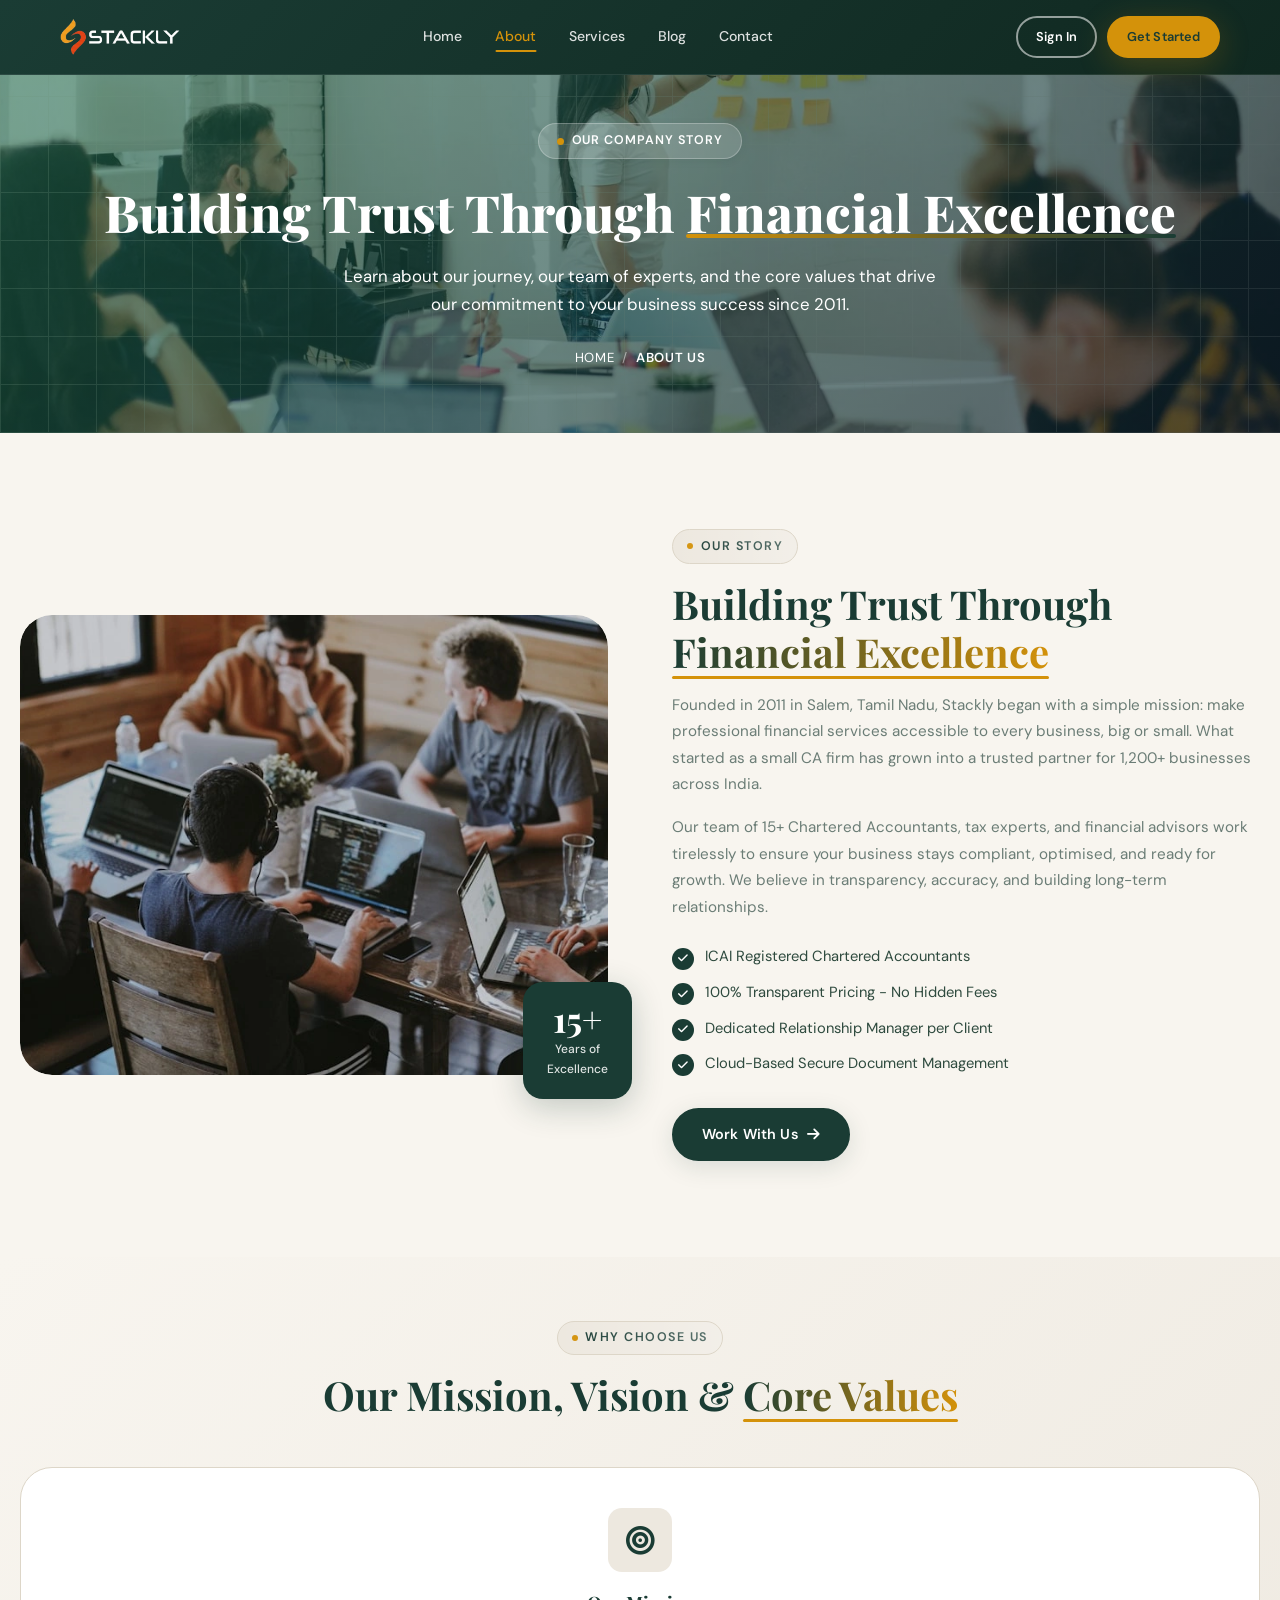
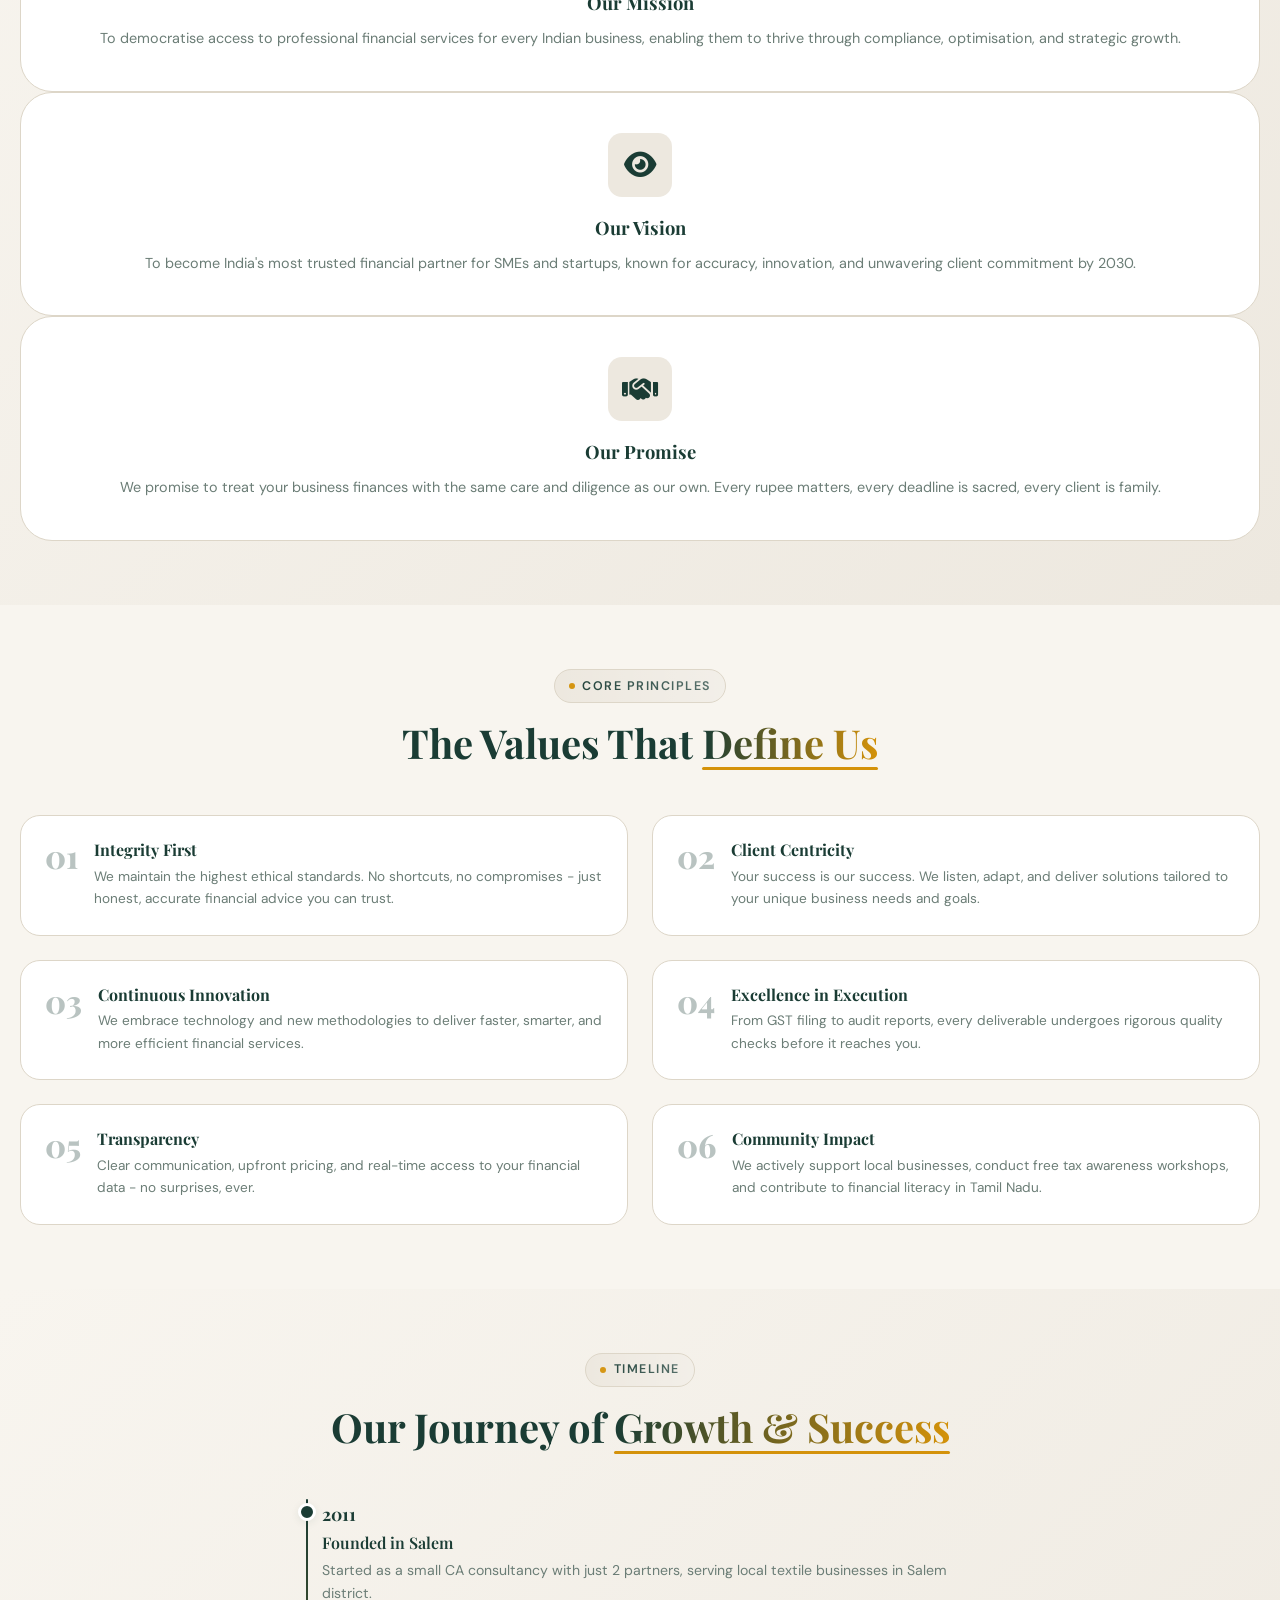
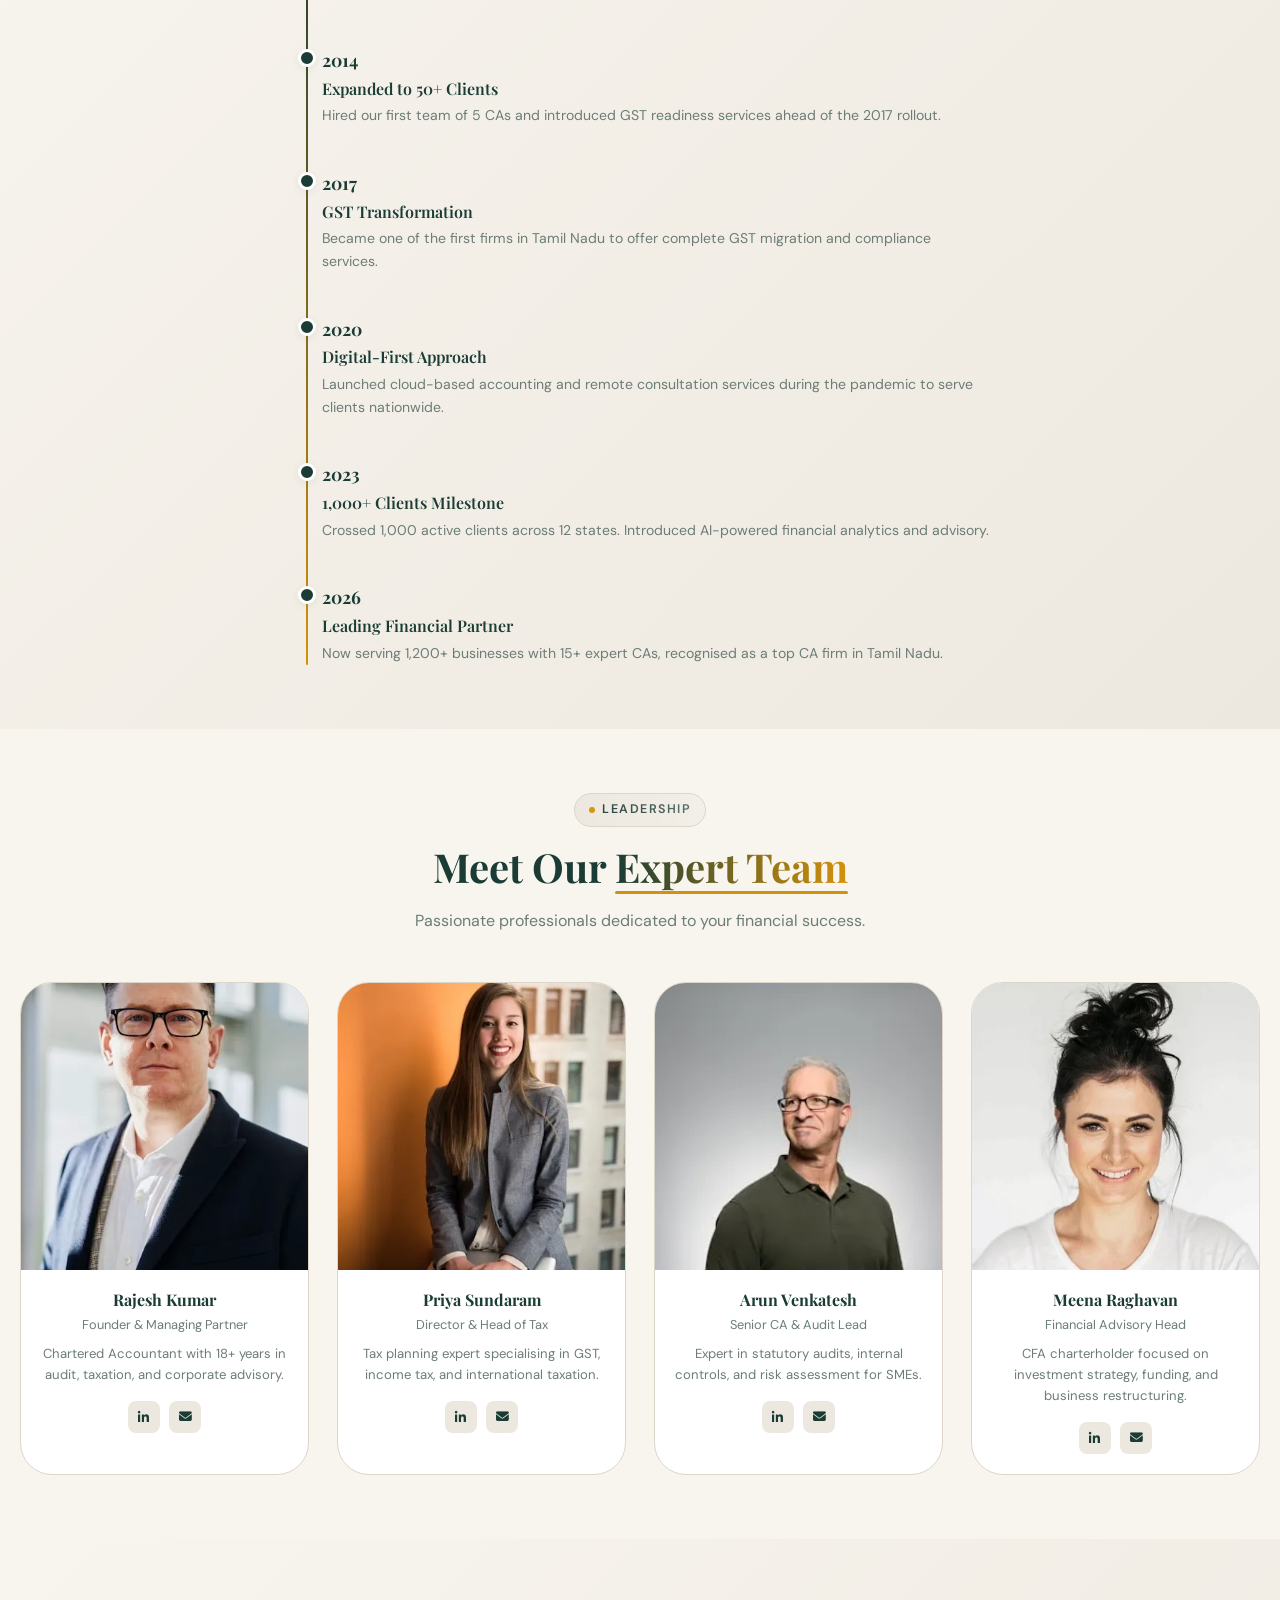
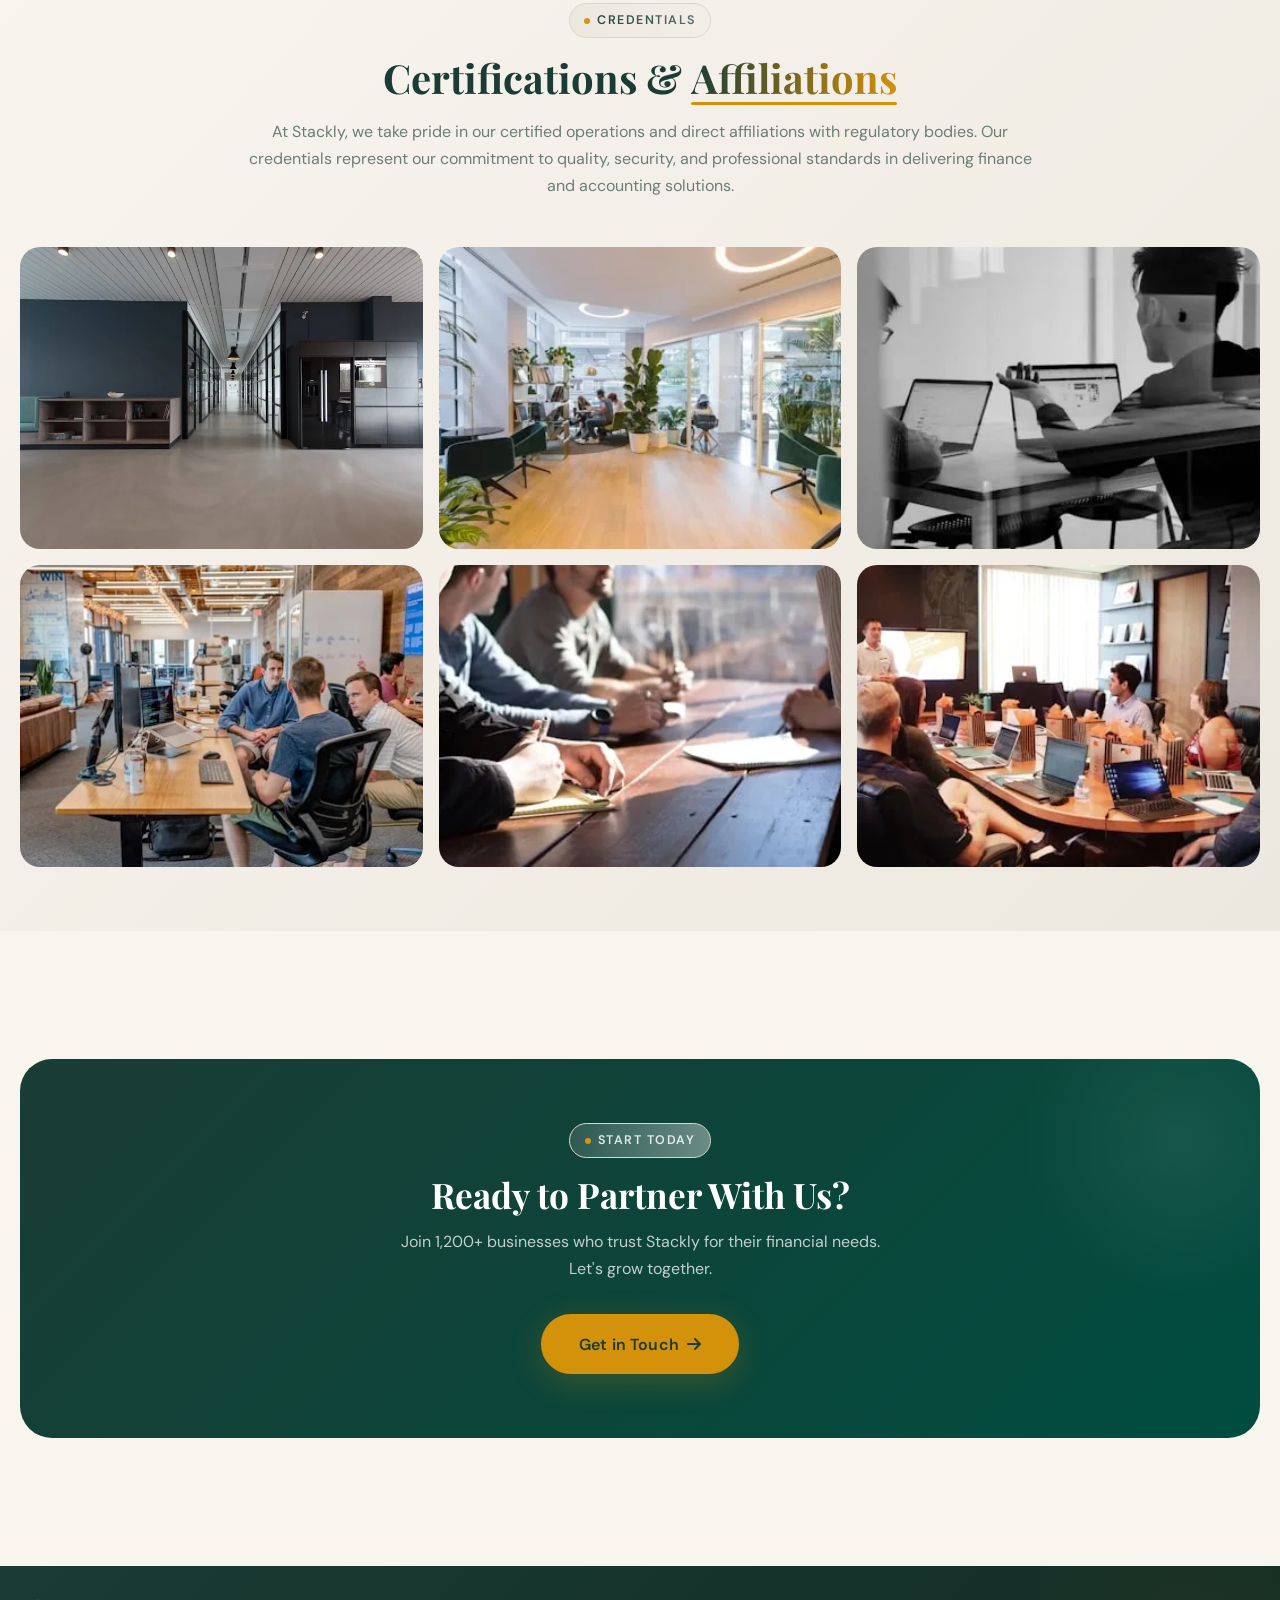
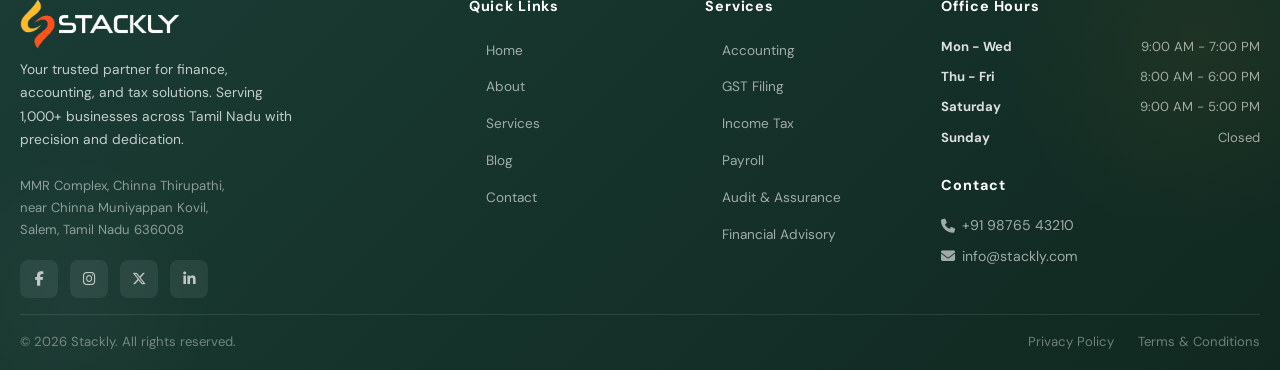
<file: about.html>
﻿<!DOCTYPE html>
<html lang="en">
<head>
  <meta charset="UTF-8" />
  <meta name="viewport" content="width=device-width, initial-scale=1.0" />
  <meta name="description" content="About Stackly - Finance & Accounting Solutions. Learn about our team, mission, and 15+ years of excellence." />
  <meta name="theme-color" content="#1A6B4A" />
  <title>About Us - Stackly</title>
  <link rel="icon" href="assets/top-logo.webp" type="image/webp" />
  <link rel="preconnect" href="https://fonts.googleapis.com" />
  <link rel="preconnect" href="https://fonts.gstatic.com" crossorigin />
  <link href="https://fonts.googleapis.com/css2?family=Playfair+Display:wght@400;500;600;700;800&family=DM+Sans:wght@300;400;500;600;700&display=swap" rel="stylesheet" />
  <link rel="stylesheet" href="https://cdnjs.cloudflare.com/ajax/libs/font-awesome/6.5.0/css/all.min.css" />
  <link rel="stylesheet" href="style.css" />
  <style>
    .about-hero { padding-top: calc(var(--nav-h) + 3rem); }
    .mission-card {
      background: var(--clr-surface);
      border: 1.5px solid var(--clr-border);
      border-radius: var(--r-xl);
      padding: 2.5rem 2rem;
      text-align: center;
      transition: transform var(--dur-base) var(--ease-bounce), box-shadow var(--dur-base) var(--ease);
    }
    .mission-card:hover {
      transform: translateY(-8px);
      box-shadow: var(--shadow-lg);
    }
    .mission-card__icon {
      width: 64px;
      height: 64px;
      background: var(--clr-primary-pale);
      border-radius: var(--r-md);
      display: flex;
      align-items: center;
      justify-content: center;
      font-size: 1.8rem;
      color: var(--clr-primary);
      margin: 0 auto 1.25rem;
      transition: background var(--dur-base) var(--ease), transform var(--dur-base) var(--ease-bounce);
    }
    .mission-card:hover .mission-card__icon {
      background: var(--clr-primary);
      color: var(--clr-white);
      transform: scale(1.1) rotate(-8deg);
    }
    .mission-card__title {
      font-size: 1.15rem;
      font-weight: 700;
      color: var(--clr-text-dark);
      margin-bottom: 0.75rem;
    }
    .mission-card__text {
      font-size: 0.9rem;
      color: var(--clr-text-muted);
      line-height: 1.7;
    }
    .values-grid {
      display: grid;
      grid-template-columns: repeat(2, 1fr);
      gap: 1.5rem;
    }
    .value-item {
      display: flex;
      align-items: flex-start;
      gap: 1rem;
      padding: 1.5rem;
      background: var(--clr-surface);
      border: 1.5px solid var(--clr-border);
      border-radius: var(--r-lg);
      transition: all var(--dur-base) var(--ease);
    }
    .value-item:hover {
      border-color: var(--clr-primary-light);
      transform: translateX(6px);
      box-shadow: var(--shadow-sm);
    }
    .value-item__num {
      font-family: var(--font-heading);
      font-size: 2rem;
      font-weight: 800;
      color: var(--clr-primary);
      line-height: 1;
      opacity: 0.3;
    }
    .value-item__title {
      font-size: 1rem;
      font-weight: 700;
      color: var(--clr-text-dark);
      margin-bottom: 0.4rem;
    }
    .value-item__text {
      font-size: 0.85rem;
      color: var(--clr-text-muted);
      line-height: 1.65;
    }
    .timeline {
      position: relative;
      padding-left: 2rem;
    }
    .timeline::before {
      content: '';
      position: absolute;
      left: 16px;
      top: 0;
      bottom: 0;
      width: 2px;
      background: linear-gradient(to bottom, var(--clr-primary), var(--clr-accent));
      border-radius: var(--r-full);
    }
    .timeline__item {
      position: relative;
      padding-bottom: 2.5rem;
    }
    .timeline__item:last-child { padding-bottom: 0; }
    .timeline__dot {
      position: absolute;
      left: -1.5rem;
      top: 0.25rem;
      width: 18px;
      height: 18px;
      background: var(--clr-primary);
      border: 3px solid var(--clr-white);
      border-radius: 50%;
      box-shadow: var(--shadow-sm);
    }
    .timeline__year {
      font-family: var(--font-heading);
      font-size: 1.1rem;
      font-weight: 700;
      color: var(--clr-primary);
      margin-bottom: 0.25rem;
    }
    .timeline__title {
      font-size: 1rem;
      font-weight: 600;
      color: var(--clr-text-dark);
      margin-bottom: 0.4rem;
    }
    .timeline__text {
      font-size: 0.88rem;
      color: var(--clr-text-muted);
      line-height: 1.65;
    }
    .cert-badge {
      display: inline-flex;
      align-items: center;
      gap: 0.6rem;
      background: var(--clr-primary-pale);
      padding: 0.6rem 1.2rem;
      border-radius: var(--r-full);
      font-size: 0.85rem;
      font-weight: 600;
      color: var(--clr-primary);
      transition: all var(--dur-base) var(--ease);
    }
    .cert-badge:hover {
      background: var(--clr-primary);
      color: var(--clr-white);
      transform: translateY(-2px);
    }
    .office-gallery {
      display: grid;
      grid-template-columns: repeat(3, 1fr);
      gap: 1rem;
    }
    .office-gallery__item {
      border-radius: var(--r-lg);
      overflow: hidden;
      aspect-ratio: 4/3;
      position: relative;
    }
    .office-gallery__item img {
      width: 100%;
      height: 100%;
      object-fit: cover;
      transition: transform var(--dur-slow) var(--ease);
    }
    .office-gallery__item:hover img {
      transform: scale(1.08);
    }
    .office-gallery__item--large {
      grid-column: span 2;
      grid-row: span 2;
    }
    @media (max-width: 768px) {
      .values-grid { grid-template-columns: 1fr; }
      .office-gallery { grid-template-columns: 1fr 1fr; }
      .office-gallery__item--large { grid-column: span 2; grid-row: span 1; }
      .office-gallery { grid-template-columns: repeat(2, 1fr); }
      .timeline { padding-left: 1.5rem; }
      .timeline::before { left: 8px; }
    }
    @media (max-width: 480px) {
      .office-gallery { grid-template-columns: 1fr; }
      .office-gallery__item--large { grid-column: span 1; }
    }
  </style>
</head>
<body>

<a href="#main" class="skip-link">Skip to main content</a>

<div id="preloader" role="status" aria-label="Loading">
  <div class="preloader__content">
    <div class="preloader__logo-container">
      <img src="assets/img_2.webp" alt="Stackly Logo" class="preloader__logo" />
    </div>
    <div class="preloader__ring preloader__ring--1"></div>
    <div class="preloader__ring preloader__ring--2"></div>
    <div class="preloader__ring preloader__ring--3"></div>
  </div>
</div>

<div class="mobile-overlay" id="mobileOverlay" role="dialog" aria-modal="true" aria-label="Navigation Menu">
  <button class="mobile-overlay__close" id="overlayClose" aria-label="Close menu">
    <i class="fa-solid fa-xmark"></i>
  </button>

  <a href="index.html" class="mobile-overlay__logo" aria-label="Stackly Home">
    <img src="assets/logo1.webp" alt="Stackly" width="100" height="100" />
  </a>
  <nav class="mobile-nav" aria-label="Mobile Navigation">
    <a href="index.html" class="mobile-nav__link">Home</a>
    <a href="about.html" class="mobile-nav__link active">About</a>
    <a href="service.html" class="mobile-nav__link">Services</a>
    <a href="blog.html" class="mobile-nav__link">Blog</a>
    <a href="contact.html" class="mobile-nav__link">Contact</a>
  </nav>
  <div class="mobile-overlay__actions">
    <a href="signin.html" class="btn btn--primary">Sign In</a>
    <a href="signup.html" class="btn btn--accent">Get Started</a>
  </div>
</div>

<header class="site-header" id="siteHeader">
  <div class="header__inner">
    <a href="index.html" class="header__logo" aria-label="Stackly Home">
      <img src="assets/img_2.webp" alt="Stackly" width="120" height="120" />
    </a>
    <nav class="header__nav" aria-label="Main Navigation">
      <a href="index.html" class="nav__link">Home</a>
      <a href="about.html" class="nav__link active">About</a>
      <a href="service.html" class="nav__link">Services</a>
      <a href="blog.html" class="nav__link">Blog</a>
      <a href="contact.html" class="nav__link">Contact</a>
    </nav>
    <div class="header__actions">
      <a href="signin.html" class="btn btn--ghost btn--sm">Sign In</a>
      <a href="signup.html" class="btn btn--accent btn--sm">Get Started</a>
      <button class="hamburger" id="hamburger" aria-label="Open menu" aria-expanded="false" aria-controls="mobileOverlay">
        <span class="bar"></span>
        <span class="bar"></span>
        <span class="bar"></span>
      </button>
    </div>
  </div>
</header>

<main id="main">

  <section class="page-hero about-hero-banner" aria-label="About Hero">
    <div class="page-hero__content container">
      <div class="page-hero__badge">
        <span class="hero__badge-dot" style="background:var(--clr-accent);"></span>
        Our Company Story
      </div>
      <h1 class="page-hero__title">Building Trust Through <span>Financial Excellence</span></h1>
      <p class="page-hero__text">
        Learn about our journey, our team of experts, and the core values that drive our commitment to your business success since 2011.
      </p>
      <nav class="page-hero__breadcrumb" aria-label="Breadcrumb">
        <a href="index.html">Home</a>
        <span class="breadcrumb__sep">/</span>
        <span class="breadcrumb__current">About Us</span>
      </nav>
    </div>
  </section>

  <section class="section" aria-label="Our Story">
    <div class="container">
      <div class="about__grid">
        <div class="about__img-container" style="position:relative;">
          <div class="about__img-wrap img-reveal reveal reveal--left">
            <img src="assets/img_3.webp" alt="Stackly Team Working" class="about__img" />
          </div>
          <div class="about__exp-badge">
            <div class="about__exp-num">15+</div>
            <div class="about__exp-label">Years of<br>Excellence</div>
          </div>
        </div>
        <div class="about__content reveal reveal--right">
          <span class="section-tag">Our Story</span>
          <h2 class="section-title">Building Trust Through <span>Financial Excellence</span></h2>
          <p style="color:var(--clr-text-muted);font-size:0.95rem;line-height:1.75;margin-bottom:1rem;">
            Founded in 2011 in Salem, Tamil Nadu, Stackly began with a simple mission: make professional financial services accessible to every business, big or small. What started as a small CA firm has grown into a trusted partner for 1,200+ businesses across India.
          </p>
          <p style="color:var(--clr-text-muted);font-size:0.95rem;line-height:1.75;margin-bottom:1.5rem;">
            Our team of 15+ Chartered Accountants, tax experts, and financial advisors work tirelessly to ensure your business stays compliant, optimised, and ready for growth. We believe in transparency, accuracy, and building long-term relationships.
          </p>
          <div class="about__checklist">
            <li class="about__check-item">
              <span class="about__check-icon"><i class="fa-solid fa-check"></i></span>
              ICAI Registered Chartered Accountants
            </li>
            <li class="about__check-item">
              <span class="about__check-icon"><i class="fa-solid fa-check"></i></span>
              100% Transparent Pricing - No Hidden Fees
            </li>
            <li class="about__check-item">
              <span class="about__check-icon"><i class="fa-solid fa-check"></i></span>
              Dedicated Relationship Manager per Client
            </li>
            <li class="about__check-item">
              <span class="about__check-icon"><i class="fa-solid fa-check"></i></span>
              Cloud-Based Secure Document Management
            </li>
          </div>
          <a href="contact.html" class="btn btn--primary">Work With Us <i class="fa-solid fa-arrow-right"></i></a>
        </div>
      </div>
    </div>
  </section>

  <section class="section section--alt" aria-label="Our Mission & Vision">
    <div class="container">
      <div class="text-center" style="margin-bottom:3rem;">
        <span class="section-tag reveal">Why Choose Us</span>
        <h2 class="section-title reveal">Our Mission, Vision & <span>Core Values</span></h2>
      </div>
      <div class="grid mission-grid">
        <div class="mission-card reveal">
          <div class="mission-card__icon"><i class="fa-solid fa-bullseye"></i></div>
          <h3 class="mission-card__title">Our Mission</h3>
          <p class="mission-card__text">To democratise access to professional financial services for every Indian business, enabling them to thrive through compliance, optimisation, and strategic growth.</p>
        </div>
        <div class="mission-card reveal">
          <div class="mission-card__icon"><i class="fa-solid fa-eye"></i></div>
          <h3 class="mission-card__title">Our Vision</h3>
          <p class="mission-card__text">To become India's most trusted financial partner for SMEs and startups, known for accuracy, innovation, and unwavering client commitment by 2030.</p>
        </div>
        <div class="mission-card reveal">
          <div class="mission-card__icon"><i class="fa-solid fa-handshake"></i></div>
          <h3 class="mission-card__title">Our Promise</h3>
          <p class="mission-card__text">We promise to treat your business finances with the same care and diligence as our own. Every rupee matters, every deadline is sacred, every client is family.</p>
        </div>
      </div>
    </div>
  </section>

  <section class="section" aria-label="Our Values">
    <div class="container">
      <div class="text-center" style="margin-bottom:3rem;">
        <span class="section-tag reveal">Core Principles</span>
        <h2 class="section-title reveal">The Values That <span>Define Us</span></h2>
      </div>
      <div class="values-grid stagger-children">
        <div class="value-item">
          <span class="value-item__num">01</span>
          <div>
            <h4 class="value-item__title">Integrity First</h4>
            <p class="value-item__text">We maintain the highest ethical standards. No shortcuts, no compromises - just honest, accurate financial advice you can trust.</p>
          </div>
        </div>
        <div class="value-item">
          <span class="value-item__num">02</span>
          <div>
            <h4 class="value-item__title">Client Centricity</h4>
            <p class="value-item__text">Your success is our success. We listen, adapt, and deliver solutions tailored to your unique business needs and goals.</p>
          </div>
        </div>
        <div class="value-item">
          <span class="value-item__num">03</span>
          <div>
            <h4 class="value-item__title">Continuous Innovation</h4>
            <p class="value-item__text">We embrace technology and new methodologies to deliver faster, smarter, and more efficient financial services.</p>
          </div>
        </div>
        <div class="value-item">
          <span class="value-item__num">04</span>
          <div>
            <h4 class="value-item__title">Excellence in Execution</h4>
            <p class="value-item__text">From GST filing to audit reports, every deliverable undergoes rigorous quality checks before it reaches you.</p>
          </div>
        </div>
        <div class="value-item">
          <span class="value-item__num">05</span>
          <div>
            <h4 class="value-item__title">Transparency</h4>
            <p class="value-item__text">Clear communication, upfront pricing, and real-time access to your financial data - no surprises, ever.</p>
          </div>
        </div>
        <div class="value-item">
          <span class="value-item__num">06</span>
          <div>
            <h4 class="value-item__title">Community Impact</h4>
            <p class="value-item__text">We actively support local businesses, conduct free tax awareness workshops, and contribute to financial literacy in Tamil Nadu.</p>
          </div>
        </div>
      </div>
    </div>
  </section>

  <section class="section section--alt" aria-label="Our Journey">
    <div class="container">
      <div class="text-center" style="margin-bottom:3rem;">
        <span class="section-tag reveal">Timeline</span>
        <h2 class="section-title reveal">Our Journey of <span>Growth & Success</span></h2>
      </div>
      <div style="max-width:700px;margin-inline:auto;">
        <div class="timeline stagger-children">
          <div class="timeline__item">
            <div class="timeline__dot"></div>
            <div class="timeline__year">2011</div>
            <h4 class="timeline__title">Founded in Salem</h4>
            <p class="timeline__text">Started as a small CA consultancy with just 2 partners, serving local textile businesses in Salem district.</p>
          </div>
          <div class="timeline__item">
            <div class="timeline__dot"></div>
            <div class="timeline__year">2014</div>
            <h4 class="timeline__title">Expanded to 50+ Clients</h4>
            <p class="timeline__text">Hired our first team of 5 CAs and introduced GST readiness services ahead of the 2017 rollout.</p>
          </div>
          <div class="timeline__item">
            <div class="timeline__dot"></div>
            <div class="timeline__year">2017</div>
            <h4 class="timeline__title">GST Transformation</h4>
            <p class="timeline__text">Became one of the first firms in Tamil Nadu to offer complete GST migration and compliance services.</p>
          </div>
          <div class="timeline__item">
            <div class="timeline__dot"></div>
            <div class="timeline__year">2020</div>
            <h4 class="timeline__title">Digital-First Approach</h4>
            <p class="timeline__text">Launched cloud-based accounting and remote consultation services during the pandemic to serve clients nationwide.</p>
          </div>
          <div class="timeline__item">
            <div class="timeline__dot"></div>
            <div class="timeline__year">2023</div>
            <h4 class="timeline__title">1,000+ Clients Milestone</h4>
            <p class="timeline__text">Crossed 1,000 active clients across 12 states. Introduced AI-powered financial analytics and advisory.</p>
          </div>
          <div class="timeline__item">
            <div class="timeline__dot"></div>
            <div class="timeline__year">2026</div>
            <h4 class="timeline__title">Leading Financial Partner</h4>
            <p class="timeline__text">Now serving 1,200+ businesses with 15+ expert CAs, recognised as a top CA firm in Tamil Nadu.</p>
          </div>
        </div>
      </div>
    </div>
  </section>

  <section class="section" aria-label="Our Team">
    <div class="container">
      <div class="text-center" style="margin-bottom:3rem;">
        <span class="section-tag reveal">Leadership</span>
        <h2 class="section-title reveal">Meet Our <span>Expert Team</span></h2>
        <p class="section-subtitle reveal" style="margin-inline:auto;">Passionate professionals dedicated to your financial success.</p>
      </div>
      <div class="team-grid stagger-children">
        <div class="team-card">
          <div class="team-card__img-wrap">
            <img src="assets/img_4.webp" alt="Rajesh Kumar - Founder" class="team-card__img" />
          </div>
          <div class="team-card__body">
            <h4 class="team-card__name">Rajesh Kumar</h4>
            <p class="team-card__role">Founder & Managing Partner</p>
            <p style="font-size:0.82rem;color:var(--clr-text-muted);margin-top:0.5rem;line-height:1.6;">Chartered Accountant with 18+ years in audit, taxation, and corporate advisory.</p>
            <div class="team-card__social">
              <a href="404.html" aria-label="LinkedIn"><i class="fa-brands fa-linkedin-in"></i></a>
              <a href="404.html" aria-label="Email"><i class="fa-solid fa-envelope"></i></a>
            </div>
          </div>
        </div>
        <div class="team-card">
          <div class="team-card__img-wrap">
            <img src="assets/img_5.webp" alt="Priya Sundaram - Director" class="team-card__img" />
          </div>
          <div class="team-card__body">
            <h4 class="team-card__name">Priya Sundaram</h4>
            <p class="team-card__role">Director & Head of Tax</p>
            <p style="font-size:0.82rem;color:var(--clr-text-muted);margin-top:0.5rem;line-height:1.6;">Tax planning expert specialising in GST, income tax, and international taxation.</p>
            <div class="team-card__social">
              <a href="404.html" aria-label="LinkedIn"><i class="fa-brands fa-linkedin-in"></i></a>
              <a href="404.html" aria-label="Email"><i class="fa-solid fa-envelope"></i></a>
            </div>
          </div>
        </div>
        <div class="team-card">
          <div class="team-card__img-wrap">
            <img src="assets/img_6.webp" alt="Arun Venkatesh - Senior CA" class="team-card__img" />
          </div>
          <div class="team-card__body">
            <h4 class="team-card__name">Arun Venkatesh</h4>
            <p class="team-card__role">Senior CA & Audit Lead</p>
            <p style="font-size:0.82rem;color:var(--clr-text-muted);margin-top:0.5rem;line-height:1.6;">Expert in statutory audits, internal controls, and risk assessment for SMEs.</p>
            <div class="team-card__social">
              <a href="404.html" aria-label="LinkedIn"><i class="fa-brands fa-linkedin-in"></i></a>
              <a href="404.html" aria-label="Email"><i class="fa-solid fa-envelope"></i></a>
            </div>
          </div>
        </div>
        <div class="team-card">
          <div class="team-card__img-wrap">
            <img src="assets/img_7.webp" alt="Meena Raghavan - Advisory" class="team-card__img" />
          </div>
          <div class="team-card__body">
            <h4 class="team-card__name">Meena Raghavan</h4>
            <p class="team-card__role">Financial Advisory Head</p>
            <p style="font-size:0.82rem;color:var(--clr-text-muted);margin-top:0.5rem;line-height:1.6;">CFA charterholder focused on investment strategy, funding, and business restructuring.</p>
            <div class="team-card__social">
              <a href="404.html" aria-label="LinkedIn"><i class="fa-brands fa-linkedin-in"></i></a>
              <a href="404.html" aria-label="Email"><i class="fa-solid fa-envelope"></i></a>
            </div>
          </div>
        </div>
      </div>
    </div>
  </section>

  <section class="section section--alt" aria-label="Certifications">
    <div class="container">
      <div class="text-center" style="margin-bottom:3rem;">
        <span class="section-tag reveal">Credentials</span>
        <h2 class="section-title reveal">Certifications & <span>Affiliations</span></h2>
        <p class="section-subtitle reveal" style="margin-inline:auto; max-width: 800px;">
          At Stackly, we take pride in our certified operations and direct affiliations with regulatory bodies. Our credentials represent our commitment to quality, security, and professional standards in delivering finance and accounting solutions.
        </p>
      </div>

      <div class="office-gallery stagger-children reveal">
        <div class="office-gallery__item">
            <img src="assets/img_8.webp" alt="Stackly Office Interior" />
          </div>
          <div class="office-gallery__item">
            <img src="assets/img_9.webp" alt="Team Meeting" />
          </div>
          <div class="office-gallery__item">
            <img src="assets/img_10.webp" alt="Client Consultation" />
          </div>
          <div class="office-gallery__item">
          <img src="assets/img_11.webp" alt="Modern Workspace" />
        </div>
        <div class="office-gallery__item">
          <img src="assets/img_12.webp" alt="Collaborative Workspace" />
          </div>
          <div class="office-gallery__item">
            <img src="assets/img_13.webp" alt="Conference Room" />
          </div>
    </div>
  </section>

  <section class="section" aria-label="CTA">
    <div class="container">
      <div class="cta-section reveal">
        <span class="section-tag" style="background:rgba(255,255,255,0.12);color:rgba(255,255,255,0.85);">Start Today</span>
        <h2 class="cta-section__title">Ready to Partner With Us?</h2>
        <p class="cta-section__text">Join 1,200+ businesses who trust Stackly for their financial needs. Let's grow together.</p>
        <a href="contact.html" class="btn btn--accent btn--lg">Get in Touch <i class="fa-solid fa-arrow-right"></i></a>
      </div>
    </div>
  </section>

</main>

<footer class="site-footer" style="background: linear-gradient(135deg, #1A3C34 0%, #102820 100%);" aria-label="Site Footer">
  <div class="container">
    <div class="footer__grid">

      <div>
        <div class="footer__brand-logo">
          <a href="index.html" aria-label="Go to homepage" style="display: inline-block; line-height: 0;">
            <img src="assets/img_2.webp" alt="Stackly" width="100" height="100" style="cursor: pointer;" />
          </a>
        </div>
        <p class="footer__desc">
          Your trusted partner for finance, accounting, and tax solutions. Serving 1,000+ businesses across Tamil Nadu with precision and dedication.
        </p>
        <address style="font-style:normal;font-size:0.82rem;color:rgba(255,255,255,0.5);line-height:1.65;margin-bottom:1.25rem;">
          MMR Complex, Chinna Thirupathi,<br>
          near Chinna Muniyappan Kovil,<br>
          Salem, Tamil Nadu 636008
        </address>
        <div class="footer__social">
          <a href="404.html" class="footer__social-link" aria-label="Facebook"><i class="fa-brands fa-facebook-f"></i></a>
          <a href="404.html" class="footer__social-link" aria-label="Instagram"><i class="fa-brands fa-instagram"></i></a>
          <a href="404.html" class="footer__social-link" aria-label="X / Twitter"><i class="fa-brands fa-x-twitter"></i></a>
          <a href="404.html" class="footer__social-link" aria-label="LinkedIn"><i class="fa-brands fa-linkedin-in"></i></a>
        </div>
      </div>

      <div>
        <h4 class="footer__col-title">Quick Links</h4>
        <ul class="footer__links">
          <li><a href="index.html" class="footer__link">Home</a></li>
          <li><a href="about.html" class="footer__link">About</a></li>
          <li><a href="service.html" class="footer__link">Services</a></li>
          <li><a href="blog.html" class="footer__link">Blog</a></li>
          <li><a href="contact.html" class="footer__link">Contact</a></li>
        </ul>
      </div>

      <div>
        <h4 class="footer__col-title">Services</h4>
        <ul class="footer__links">
          <li><a href="404.html" class="footer__link">Accounting</a></li>
          <li><a href="404.html" class="footer__link">GST Filing</a></li>
          <li><a href="404.html" class="footer__link">Income Tax</a></li>
          <li><a href="404.html" class="footer__link">Payroll</a></li>
          <li><a href="404.html" class="footer__link">Audit & Assurance</a></li>
          <li><a href="404.html" class="footer__link">Financial Advisory</a></li>
        </ul>
      </div>

      <div>
        <h4 class="footer__col-title">Office Hours</h4>
        <div class="footer__hours">
          <div class="footer__hour-item"><strong>Mon - Wed</strong><span>9:00 AM - 7:00 PM</span></div>
          <div class="footer__hour-item"><strong>Thu - Fri</strong><span>8:00 AM - 6:00 PM</span></div>
          <div class="footer__hour-item"><strong>Saturday</strong><span>9:00 AM - 5:00 PM</span></div>
          <div class="footer__hour-item"><strong>Sunday</strong><span>Closed</span></div>
        </div>

        <div style="margin-top:1.75rem;">
          <h4 class="footer__col-title">Contact</h4>
          <div style="font-size:0.88rem;color:rgba(255,255,255,0.6);display:flex;align-items:center;margin-bottom:0.4rem;">
            <i class="fa-solid fa-phone" style="margin-right:0.4rem;"></i>+91 98765 43210
          </div>
          <div style="font-size:0.88rem;color:rgba(255,255,255,0.6);display:flex;align-items:center;">
            <i class="fa-solid fa-envelope" style="margin-right:0.4rem;"></i>info@stackly.com
          </div>
        </div>
      </div>

    </div>

    <div class="footer__bottom">
      <span>&copy; 2026 Stackly. All rights reserved.</span>
      <div class="footer__bottom-links">
        <a href="404.html">Privacy Policy</a>
        <a href="404.html">Terms &amp; Conditions</a>
      </div>
    </div>
  </div>
</footer>

<button class="scroll-top" id="scrollTop" aria-label="Scroll to top" style="background: transparent !important; box-shadow: none !important; padding: 0; width: 80px; height: 80px; display: flex; align-items: center; justify-content: center; overflow: visible; right: 5px !important; animation: none !important; transform: translateZ(0) !important; will-change: transform;">
  <video id="scrollTopVideo" src="assets/back%20to%20top.webm" autoplay loop muted playsinline style="width: 100%; height: 100%; object-fit: contain; pointer-events: none;"></video>
  <img id="scrollTopImg" src="assets/img_14.webp" alt="launching" style="width: 100%; height: 100%; object-fit: contain; pointer-events: none; display: none;" />
</button>

<div class="toast" id="toast" role="alert" aria-live="polite"></div>

<script src="script.js"></script>

</body>
</html>
</file>
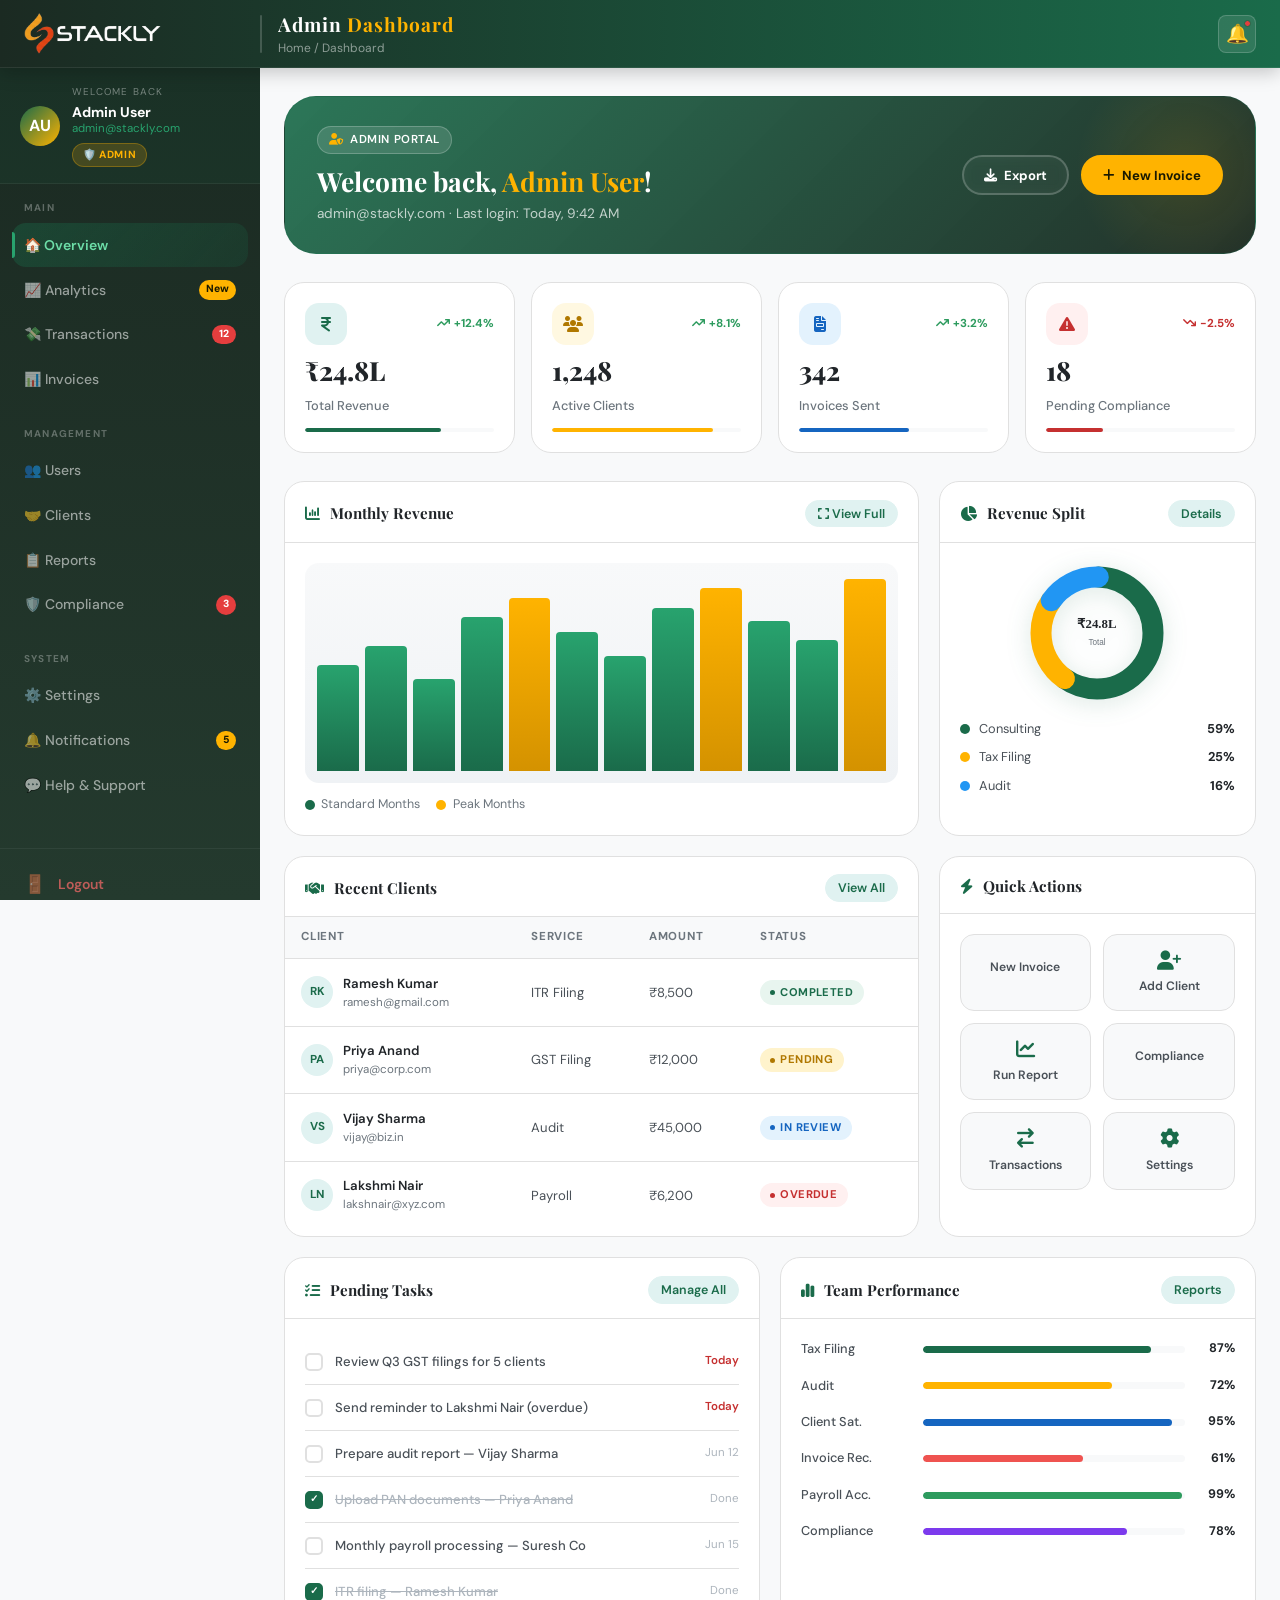
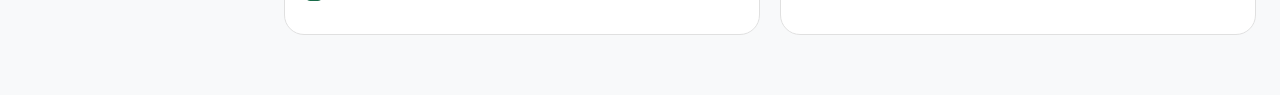
<file: admin-dashboard.html>
﻿<!DOCTYPE html>
<html lang="en">
<head>
  <meta charset="UTF-8" />
  <meta name="viewport" content="width=device-width, initial-scale=1.0" />
  <meta name="description" content="Admin Dashboard — Stackly Finance" />
  <meta name="theme-color" content="#1A6B4A" />
  <title>Admin Dashboard — Stackly</title>

  <link rel="icon" href="assets/top-logo.webp" type="image/webp" />
  <link rel="apple-touch-icon" href="assets/top-logo.webp" />

  <link rel="preconnect" href="https://fonts.googleapis.com" />
  <link rel="preconnect" href="https://fonts.gstatic.com" crossorigin />
  <link href="https://fonts.googleapis.com/css2?family=Playfair+Display:wght@400;500;600;700;800&family=DM+Sans:wght@300;400;500;600;700&display=swap" rel="stylesheet" />
  <link rel="stylesheet" href="https://cdnjs.cloudflare.com/ajax/libs/font-awesome/6.5.0/css/all.min.css" />

  <style>
    :root {
      --clr-primary:       #1A6B4A;
      --clr-primary-light: #28A36E;
      --clr-primary-pale:  #E0F2F1;
      --clr-accent:        #FFB300;
      --clr-accent-light:  #FFF8E1;
      --clr-secondary-blue: #2196F3;
      --clr-secondary-purple: #9C27B0;
      --clr-secondary-red: #EF5350;
      --clr-white:  #FFFFFF;
      --clr-bg:     #F8F9FA;
      --clr-bg-alt: #EFF2F5;
      --clr-surface:#FFFFFF;
      --clr-border: #E0E0E0;
      --clr-text-dark:  #212529;
      --clr-text-body:  #495057;
      --clr-text-muted: #6C757D;
      --clr-text-light: #ADB5BD;
      --font-heading: 'Playfair Display', Georgia, serif;
      --font-body:    'DM Sans', 'Segoe UI', sans-serif;
      --r-sm:   8px;
      --r-md:   14px;
      --r-lg:   20px;
      --r-xl:   32px;
      --r-full: 9999px;
      --shadow-sm:    0 2px 8px  rgba(13,31,45,0.06);
      --shadow-md:    0 6px 24px rgba(13,31,45,0.10);
      --shadow-lg:    0 16px 48px rgba(13,31,45,0.13);
      --shadow-green: 0 8px 32px rgba(26,107,74,0.22);
      --ease:         cubic-bezier(0.25, 0.46, 0.45, 0.94);
      --ease-bounce:  cubic-bezier(0.34, 1.56, 0.64, 1);
      --dur-fast: 0.18s;
      --dur-base: 0.32s;
      --sidebar-w: 260px;
      --topbar-h:  68px;
    }

    *, *::before, *::after { box-sizing: border-box; margin: 0; padding: 0; }
    html { font-size: 16px; -webkit-text-size-adjust: 100%; overflow-x: hidden; }
    body {
      font-family: var(--font-body);
      background: var(--clr-bg);
      color: var(--clr-text-body);
      line-height: 1.6;
      overflow-x: hidden;
      -webkit-font-smoothing: antialiased;
    }
    a { color: inherit; text-decoration: none; }
    ul { list-style: none; }
    button { cursor: pointer; font-family: inherit; border: none; background: none; }
    img, svg { display: block; max-width: 100%; }

    .dash-layout { display: flex; min-height: 100vh; }

    .sidebar-overlay {
      display: none;
      position: fixed;
      inset: 0;
      background: rgba(13,31,45,0.55);
      z-index: 299;
      backdrop-filter: blur(2px);
    }
    .sidebar-overlay.active { display: block; }

    .sidebar {
      width: var(--sidebar-w);
      background: linear-gradient(180deg, #1b2a22 0%, #243a2e 100%);
      height: calc(100vh - var(--topbar-h));
      display: flex;
      flex-direction: column;
      position: fixed;
      top: var(--topbar-h);
      left: 0;
      bottom: 0;
      z-index: 300;
      transition: transform var(--dur-base) var(--ease);
      overflow-y: auto;
      overflow-x: hidden;
    }
    .sidebar::-webkit-scrollbar { width: 4px; }
    .sidebar::-webkit-scrollbar-track { background: transparent; }
    .sidebar::-webkit-scrollbar-thumb { background: rgba(255,255,255,0.1); border-radius: 99px; }

    .sidebar__user {
      padding: 1rem 1.25rem;
      border-bottom: 1px solid rgba(255,255,255,0.06);
      background: rgba(26,107,74,0.12);
    }
    .sidebar__user-inner { display: flex; align-items: center; gap: 0.75rem; }
    .sidebar__avatar {
      width: 40px; height: 40px;
      border-radius: 50%;
      background: linear-gradient(135deg, var(--clr-primary), var(--clr-accent));
      display: flex; align-items: center; justify-content: center;
      font-weight: 700; font-size: 1rem; color: #fff; flex-shrink: 0;
    }
    .sidebar__user-info { min-width: 0; flex: 1; }
    .sidebar__user-label {
      font-size: 0.62rem; letter-spacing: 1.2px; text-transform: uppercase;
      color: rgba(255,255,255,0.4); margin-bottom: 3px;
    }
    .sidebar__user-name {
      font-weight: 700; font-size: 0.88rem; color: #fff;
      line-height: 1.3;
      word-break: break-word; overflow-wrap: break-word;
    }
    .sidebar__user-email {
      font-size: 0.72rem; color: var(--clr-primary-light);
      word-break: break-all; overflow-wrap: break-word; line-height: 1.35;
    }
    .sidebar__user-role {
      display: inline-flex; align-items: center; gap: 4px; margin-top: 6px;
      background: rgba(255,179,0,0.18); border: 1px solid rgba(255,179,0,0.3);
      color: var(--clr-accent); font-size: 0.65rem; font-weight: 700;
      padding: 3px 10px; border-radius: var(--r-full);
      letter-spacing: 0.06em; text-transform: uppercase; flex-shrink: 0;
    }

    .sidebar__nav { flex: 1; padding: 1rem 0.75rem; }
    .sidebar__nav-section { margin-bottom: 1.5rem; }
    .sidebar__nav-section-label {
      font-size: 0.62rem; font-weight: 700; letter-spacing: 0.12em;
      text-transform: uppercase; color: rgba(255,255,255,0.3);
      padding: 0 0.75rem; margin-bottom: 0.4rem;
    }
    .sidebar__nav-item {
      display: flex; align-items: center; gap: 0.75rem;
      padding: 0.7rem 0.75rem; border-radius: var(--r-md);
      font-size: 0.875rem; font-weight: 500; color: rgba(255,255,255,0.55);
      cursor: pointer; transition: all var(--dur-fast) var(--ease);
      position: relative; text-decoration: none; user-select: none;
    }
    .sidebar__nav-item:hover { background: rgba(255,255,255,0.06); color: rgba(255,255,255,0.9); }
    .sidebar__nav-item.active {
      background: linear-gradient(135deg, rgba(26,107,74,0.4) 0%, rgba(26,107,74,0.2) 100%);
      color: #6DDEA8; font-weight: 600;
    }
    .sidebar__nav-item.active::before {
      content: ''; position: absolute; left: 0; top: 20%; bottom: 20%;
      width: 3px; background: var(--clr-primary-light); border-radius: 0 3px 3px 0;
    }
    .sidebar__nav-item i { width: 20px; text-align: center; font-size: 0.95rem; flex-shrink: 0; }
    .sidebar__nav-badge {
      margin-left: auto; background: var(--clr-accent); color: #1A1A00;
      font-size: 0.65rem; font-weight: 800; padding: 0.1rem 0.45rem; border-radius: var(--r-full);
    }
    .sidebar__nav-badge.red { background: #E53E3E; color: #fff; }

    .sidebar__bottom { padding: 0.75rem; border-top: 1px solid rgba(255,255,255,0.06); }
    .sidebar__logout {
      display: flex; align-items: center; gap: 0.75rem; padding: 0.75rem;
      border-radius: var(--r-md); font-size: 0.875rem; font-weight: 600;
      color: rgba(255,107,107,0.7); cursor: pointer;
      transition: all var(--dur-fast) var(--ease); width: 100%; text-align: left;
    }
    .sidebar__logout:hover { background: rgba(229,62,62,0.12); color: #FC8181; }
    .sidebar__logout i { width: 20px; text-align: center; }

    .dash-main { margin-left: var(--sidebar-w); flex: 1; min-width: 0; display: flex; flex-direction: column; min-height: 100vh; }

    .topbar {
      position: fixed;
      top: 0; left: 0; right: 0;
      width: 100%;
      height: var(--topbar-h);
      background: linear-gradient(90deg, #1b2a22 0%, #1A6B4A 100%);
      border-bottom: 1px solid rgba(255,255,255,0.08);
      display: flex; align-items: center;
      padding: 0 1.5rem; gap: 1rem;
      z-index: 400;
      box-shadow: 0 4px 18px rgba(0,0,0,0.22);
    }

    .topbar__hamburger {
      display: none; align-items: center; justify-content: center;
      width: 40px; height: 40px; border-radius: var(--r-sm);
      background: rgba(255,255,255,0.12); border: 1.5px solid rgba(255,255,255,0.2);
      color: #fff; font-size: 1.05rem; cursor: pointer; flex-shrink: 0;
      transition: all var(--dur-fast) var(--ease);
    }
    .topbar__hamburger:hover { background: rgba(255,255,255,0.2); }

    .topbar__logo-zone {
      width: calc(var(--sidebar-w) - 40px);
      flex-shrink: 0;
      display: flex; align-items: center; gap: 10px;
    }

    .topbar__logo {
      display: flex; align-items: center; flex-shrink: 0; text-decoration: none;
    }
    .topbar__logo img { height: 44px; width: auto; max-width: 150px; object-fit: contain; }

    .topbar__divider {
      width: 1.5px; height: 38px;
      background: rgba(255,255,255,0.18);
      border-radius: 2px; flex-shrink: 0;
    }

    .topbar__meta { flex: 1; min-width: 0; overflow: hidden; }
    .topbar__page-title {
      font-family: var(--font-heading); font-size: 1.2rem; font-weight: 700;
      color: #fff; letter-spacing: 1px; white-space: nowrap; overflow: hidden; text-overflow: ellipsis;
    }
    .topbar__page-title span { color: var(--clr-accent); }
    .topbar__breadcrumb {
      font-size: 0.75rem; color: rgba(255,255,255,0.5);
      white-space: nowrap; overflow: hidden; text-overflow: ellipsis;
    }

    .topbar__actions { display: flex; align-items: center; gap: 0.5rem; margin-left: auto; }
    .topbar__icon-btn {
      width: 38px; height: 38px; border-radius: var(--r-sm);
      background: rgba(255,255,255,0.1); border: 1.5px solid rgba(255,255,255,0.18);
      color: #fff; display: flex; align-items: center; justify-content: center;
      cursor: pointer; transition: all var(--dur-fast) var(--ease);
      position: relative; font-size: 0.95rem;
    }
    .topbar__icon-btn:hover { background: rgba(255,255,255,0.22); transform: scale(1.08); }
    .topbar__notif-dot {
      position: absolute; top: 6px; right: 6px; width: 7px; height: 7px;
      background: #E53E3E; border-radius: 50%; border: 1.5px solid #1A6B4A;
    }

    .dash-content-wrap { padding-top: var(--topbar-h); }

    .dash-content {
      padding: 1.75rem 1.5rem 2.5rem;
      flex: 1; max-width: 1400px; width: 100%;
    }

    .section-panel { display: none; }
    .section-panel.active { display: block; }

    .welcome-banner {
      background: linear-gradient(135deg, rgba(26,107,74,0.92) 0%, rgba(27,42,34,0.97) 100%);
      border-radius: var(--r-xl); padding: 1.75rem 2rem;
      display: flex; align-items: center; justify-content: space-between;
      gap: 1rem; margin-bottom: 1.75rem; overflow: hidden; position: relative;
      border: 1px solid rgba(26,107,74,0.3);
    }
    .welcome-banner::before {
      content: ''; position: absolute; top: -40px; right: -40px;
      width: 220px; height: 220px;
      background: radial-gradient(circle, rgba(255,179,0,0.12) 0%, transparent 70%);
      border-radius: 50%;
    }
    .welcome-banner__text { position: relative; z-index: 1; min-width: 0; flex: 1; }
    .welcome-banner__tag {
      display: inline-flex; align-items: center; gap: 0.4rem;
      background: rgba(255,255,255,0.12); border: 1px solid rgba(255,255,255,0.22);
      color: #fff; font-size: 0.72rem; font-weight: 600;
      padding: 0.25rem 0.7rem; border-radius: var(--r-full);
      margin-bottom: 0.6rem; letter-spacing: 0.05em; text-transform: uppercase;
    }
    .welcome-banner__tag i { color: var(--clr-accent); }
    .welcome-banner__title {
      font-family: var(--font-heading); font-size: clamp(1.2rem, 2.5vw, 1.65rem);
      font-weight: 700; color: #fff; line-height: 1.3; margin-bottom: 0.35rem;
      word-break: break-word; overflow-wrap: break-word;
    }
    .welcome-banner__title span { color: var(--clr-accent); }
    .welcome-banner__sub { font-size: 0.85rem; color: rgba(255,255,255,0.72); word-break: break-all; }
    .welcome-banner__actions {
      display: flex; gap: 0.75rem; flex-shrink: 0;
      position: relative; z-index: 1; flex-wrap: wrap; justify-content: flex-end;
    }
    .welcome-banner__btn {
      display: inline-flex; align-items: center; gap: 0.45rem;
      padding: 0.6rem 1.25rem; border-radius: var(--r-full);
      font-size: 0.82rem; font-weight: 700; cursor: pointer;
      transition: all var(--dur-fast) var(--ease);
      white-space: nowrap; font-family: var(--font-body);
    }
    .welcome-banner__btn--primary { background: var(--clr-accent); color: #1A1A00; border: 2px solid var(--clr-accent); }
    .welcome-banner__btn--primary:hover { background: #D49200; border-color: #D49200; transform: translateY(-2px); }
    .welcome-banner__btn--outline { background: rgba(255,255,255,0.08); color: #fff; border: 2px solid rgba(255,255,255,0.2); backdrop-filter: blur(6px); }
    .welcome-banner__btn--outline:hover { background: rgba(255,255,255,0.15); transform: translateY(-2px); }

    .stats-grid { display: grid; grid-template-columns: repeat(4,1fr); gap: 1rem; margin-bottom: 1.75rem; }
    .stat-card {
      background: var(--clr-surface); border: 1.5px solid var(--clr-border);
      border-radius: var(--r-lg); padding: 1.25rem; display: flex;
      flex-direction: column; gap: 0.75rem;
      transition: box-shadow var(--dur-base) var(--ease), transform var(--dur-base) var(--ease);
    }
    .stat-card:hover { box-shadow: var(--shadow-md); transform: translateY(-3px); }
    .stat-card__header { display: flex; align-items: center; justify-content: space-between; }
    .stat-card__icon { width: 42px; height: 42px; border-radius: var(--r-md); display: flex; align-items: center; justify-content: center; font-size: 1rem; }
    .stat-card__icon--green { background: var(--clr-primary-pale); color: var(--clr-primary); }
    .stat-card__icon--gold  { background: var(--clr-accent-light); color: #B07800; }
    .stat-card__icon--blue  { background: #E3F2FD; color: #1565C0; }
    .stat-card__icon--red   { background: #FFF0F0; color: #C53030; }
    .stat-card__trend { display: flex; align-items: center; gap: 0.25rem; font-size: 0.72rem; font-weight: 700; }
    .stat-card__trend.up { color: #2D9B5E; }
    .stat-card__trend.down { color: #C53030; }
    .stat-card__value { font-family: var(--font-heading); font-size: 1.65rem; font-weight: 800; color: var(--clr-text-dark); line-height: 1; }
    .stat-card__label { font-size: 0.8rem; color: var(--clr-text-muted); font-weight: 500; }
    .stat-card__bar { height: 4px; background: var(--clr-bg); border-radius: var(--r-full); overflow: hidden; }
    .stat-card__bar-fill { height: 100%; border-radius: var(--r-full); background: var(--clr-primary); transition: width 0.8s var(--ease); }

    .dash-row { display: grid; gap: 1.25rem; margin-bottom: 1.25rem; }
    .dash-row--2col  { grid-template-columns: 1fr 1fr; }
    .dash-row--3col  { grid-template-columns: 2fr 1fr; }
    .dash-row--chart { grid-template-columns: 2fr 1fr; }

    .dash-card { background: var(--clr-surface); border: 1.5px solid var(--clr-border); border-radius: var(--r-lg); overflow: hidden; }
    .dash-card__header {
      display: flex; align-items: center; justify-content: space-between;
      padding: 1.1rem 1.25rem 0.9rem; border-bottom: 1px solid var(--clr-border);
      gap: 0.75rem; flex-wrap: wrap;
    }
    .dash-card__title { font-family: var(--font-heading); font-size: 0.95rem; font-weight: 700; color: var(--clr-text-dark); }
    .dash-card__action {
      font-size: 0.78rem; font-weight: 600; color: var(--clr-primary);
      cursor: pointer; padding: 0.3rem 0.75rem; border-radius: var(--r-full);
      border: 1.5px solid var(--clr-primary-pale); background: var(--clr-primary-pale);
      transition: all var(--dur-fast) var(--ease); white-space: nowrap;
    }
    .dash-card__action:hover { background: var(--clr-primary); color: #fff; }
    .dash-card__body { padding: 1.25rem; }

    .section-header {
      display: flex; align-items: center; justify-content: space-between;
      margin-bottom: 1.5rem; padding-bottom: 0.75rem;
      border-bottom: 2px solid var(--clr-primary-pale);
    }
    .section-header__title { font-family: var(--font-heading); font-size: 1.35rem; font-weight: 700; color: var(--clr-text-dark); }
    .section-header__sub { font-size: 0.82rem; color: var(--clr-text-muted); margin-top: 0.2rem; }
    .section-header__btn {
      display: inline-flex; align-items: center; gap: 0.45rem;
      padding: 0.55rem 1.1rem; background: var(--clr-primary); color: #fff;
      border-radius: var(--r-full); font-size: 0.82rem; font-weight: 700;
      cursor: pointer; transition: all var(--dur-fast) var(--ease); border: none;
    }
    .section-header__btn:hover { background: var(--clr-primary-light); transform: translateY(-2px); box-shadow: var(--shadow-green); }

    .chart-area {
      height: 220px; border-radius: var(--r-md);
      background: linear-gradient(180deg, var(--clr-bg) 0%, var(--clr-bg-alt) 100%);
      display: flex; align-items: flex-end; gap: 6px; padding: 1rem 0.75rem 0.75rem; overflow: hidden;
    }
    .chart-bar { flex: 1; border-radius: 4px 4px 0 0; background: linear-gradient(180deg, var(--clr-primary-light), var(--clr-primary)); min-width: 0; transition: opacity var(--dur-fast) var(--ease); cursor: pointer; }
    .chart-bar:hover { opacity: 0.8; }
    .chart-bar.accent { background: linear-gradient(180deg, var(--clr-accent), #D49200); }
    .chart-legend { display: flex; gap: 1rem; margin-top: 0.75rem; flex-wrap: wrap; }
    .chart-legend__item { display: flex; align-items: center; gap: 0.4rem; font-size: 0.78rem; color: var(--clr-text-muted); }
    .chart-legend__dot { width: 10px; height: 10px; border-radius: 50%; }

    .donut-wrap { display: flex; flex-direction: column; align-items: center; gap: 1rem; }
    .donut-svg { filter: drop-shadow(0 4px 12px rgba(26,107,74,0.15)); }
    .donut-legend { width: 100%; display: flex; flex-direction: column; gap: 0.5rem; }
    .donut-legend__item { display: flex; align-items: center; gap: 0.6rem; font-size: 0.8rem; }
    .donut-legend__dot { width: 10px; height: 10px; border-radius: 50%; flex-shrink: 0; }
    .donut-legend__label { flex: 1; color: var(--clr-text-body); }
    .donut-legend__val { font-weight: 700; color: var(--clr-text-dark); }

    .dash-table-wrap {
      overflow-x: auto;
      scrollbar-width: thin;
      scrollbar-color: var(--clr-primary) var(--clr-border);
      padding-bottom: 8px;
    }
    .dash-table-wrap::-webkit-scrollbar { height: 6px; display: block; }
    .dash-table-wrap::-webkit-scrollbar-track { background: var(--clr-border); border-radius: 10px; }
    .dash-table-wrap::-webkit-scrollbar-thumb { background: var(--clr-primary); border-radius: 10px; }
    .dash-table { width: 100%; border-collapse: collapse; font-size: 0.82rem; }
    .dash-table th {
      text-align: left; padding: 0.7rem 1rem; font-size: 0.72rem; font-weight: 700;
      text-transform: uppercase; letter-spacing: 0.07em; color: var(--clr-text-muted);
      background: var(--clr-bg); border-bottom: 1.5px solid var(--clr-border); white-space: nowrap;
    }
    .dash-table td { padding: 0.85rem 1rem; border-bottom: 1px solid var(--clr-border); color: var(--clr-text-body); vertical-align: middle; white-space: nowrap; }
    .dash-table tr:last-child td { border-bottom: none; }
    .dash-table tr:hover td { background: var(--clr-bg); }
    .dash-table__name { display: flex; align-items: center; gap: 0.6rem; }
    .dash-table__avatar { width: 32px; height: 32px; border-radius: 50%; background: var(--clr-primary-pale); display: flex; align-items: center; justify-content: center; font-size: 0.72rem; font-weight: 700; color: var(--clr-primary); flex-shrink: 0; }
    .dash-table__name-text { font-weight: 600; color: var(--clr-text-dark); }
    .dash-table__email { font-size: 0.72rem; color: var(--clr-text-muted); }

    .badge { display: inline-flex; align-items: center; gap: 0.3rem; padding: 0.2rem 0.65rem; border-radius: var(--r-full); font-size: 0.7rem; font-weight: 700; text-transform: uppercase; letter-spacing: 0.04em; white-space: nowrap; }
    .badge::before { content: ''; width: 5px; height: 5px; border-radius: 50%; background: currentColor; }
    .badge--green  { background: #E8F5EF; color: #1A6B4A; }
    .badge--gold   { background: #FFF3CC; color: #B07800; }
    .badge--red    { background: #FFF0F0; color: #C53030; }
    .badge--blue   { background: #E3F2FD; color: #1565C0; }
    .badge--gray   { background: #F0F4F8; color: #5A6A7A; }

    .activity-list { display: flex; flex-direction: column; gap: 0; }
    .activity-item { display: flex; gap: 0.85rem; padding: 0.85rem 0; border-bottom: 1px solid var(--clr-border); align-items: flex-start; }
    .activity-item:last-child { border-bottom: none; }
    .activity-item__icon { width: 34px; height: 34px; border-radius: 50%; display: flex; align-items: center; justify-content: center; font-size: 0.82rem; flex-shrink: 0; margin-top: 0.1rem; }
    .activity-item__body { flex: 1; min-width: 0; }
    .activity-item__text { font-size: 0.82rem; color: var(--clr-text-body); line-height: 1.5; }
    .activity-item__text strong { color: var(--clr-text-dark); font-weight: 700; }
    .activity-item__time { font-size: 0.72rem; color: var(--clr-text-light); margin-top: 0.2rem; }

    .quick-actions { display: grid; grid-template-columns: 1fr 1fr; gap: 0.75rem; }
    .quick-action-btn { display: flex; flex-direction: column; align-items: center; gap: 0.5rem; padding: 1rem; background: var(--clr-bg); border: 1.5px solid var(--clr-border); border-radius: var(--r-md); cursor: pointer; transition: all var(--dur-fast) var(--ease); text-align: center; }
    .quick-action-btn:hover { border-color: var(--clr-primary); background: var(--clr-primary-pale); transform: translateY(-2px); box-shadow: var(--shadow-sm); }
    .quick-action-btn i { font-size: 1.2rem; color: var(--clr-primary); }
    .quick-action-btn span {
      font-size: 0.76rem;
      font-weight: 600;
      color: var(--clr-text-body);
      white-space: nowrap;
      overflow: hidden;
      text-overflow: ellipsis;
      max-width: 100%;
    }

    .task-list { display: flex; flex-direction: column; gap: 0; }
    .task-item { display: flex; align-items: center; gap: 0.75rem; padding: 0.75rem 0; border-bottom: 1px solid var(--clr-border); cursor: pointer; }
    .task-item:last-child { border-bottom: none; }
    .task-item:hover .task-item__title { color: var(--clr-primary); }
    .task-checkbox { width: 18px; height: 18px; border-radius: 5px; border: 2px solid var(--clr-border); flex-shrink: 0; display: flex; align-items: center; justify-content: center; transition: all var(--dur-fast) var(--ease); }
    .task-checkbox.done { background: var(--clr-primary); border-color: var(--clr-primary); }
    .task-checkbox.done::after { content: '✓'; font-size: 0.65rem; color: #fff; font-weight: 900; }
    .task-item__title { flex: 1; font-size: 0.82rem; font-weight: 500; color: var(--clr-text-body); transition: color var(--dur-fast) var(--ease); }
    .task-item.completed .task-item__title { text-decoration: line-through; color: var(--clr-text-light); }
    .task-item__due { font-size: 0.72rem; color: var(--clr-text-light); white-space: nowrap; }
    .task-item__due.urgent { color: #C53030; font-weight: 600; }

    .progress-section { display: flex; flex-direction: column; gap: 1rem; }
    .progress-item { display: flex; align-items: center; gap: 0.75rem; }
    .progress-item__label { font-size: 0.8rem; font-weight: 500; color: var(--clr-text-body); width: 110px; flex-shrink: 0; }
    .progress-track { flex: 1; height: 7px; background: var(--clr-bg); border-radius: var(--r-full); overflow: hidden; }
    .progress-fill { height: 100%; border-radius: var(--r-full); transition: width 1s var(--ease); }
    .progress-item__pct { font-size: 0.78rem; font-weight: 700; color: var(--clr-text-dark); width: 38px; text-align: right; flex-shrink: 0; }

    .content-grid { display: grid; grid-template-columns: repeat(3, 1fr); gap: 1.25rem; margin-bottom: 1.5rem; }
    .content-card {
      background: var(--clr-surface); border: 1.5px solid var(--clr-border);
      border-radius: var(--r-lg); overflow: hidden;
      transition: box-shadow var(--dur-base) var(--ease), transform var(--dur-base) var(--ease);
    }
    .content-card:hover { box-shadow: var(--shadow-md); transform: translateY(-3px); }
    .content-card__img { width: 100%; height: 160px; object-fit: cover; background: var(--clr-bg-alt); display: flex; align-items: center; justify-content: center; font-size: 3rem; color: var(--clr-text-light); }
    .content-card__body { padding: 1rem; }
    .content-card__title { font-family: var(--font-heading); font-size: 0.95rem; font-weight: 700; color: var(--clr-text-dark); margin-bottom: 0.3rem; }
    .content-card__meta { font-size: 0.75rem; color: var(--clr-text-muted); margin-bottom: 0.5rem; }
    .content-card__text { font-size: 0.82rem; color: var(--clr-text-body); line-height: 1.5; margin-bottom: 0.75rem; }
    .content-card__footer { display: flex; align-items: center; justify-content: space-between; }

    .img-placeholder {
      width: 100%; height: 160px;
      display: flex; align-items: center; justify-content: center;
      font-size: 2.5rem; border-radius: 0;
    }

    .kpi-grid { display: grid; grid-template-columns: repeat(4, 1fr); gap: 1rem; margin-bottom: 1.5rem; }
    .kpi-tile {
      background: linear-gradient(135deg, var(--clr-primary) 0%, var(--clr-primary-light) 100%);
      border-radius: var(--r-lg); padding: 1.25rem; color: #fff;
      transition: transform var(--dur-base) var(--ease), box-shadow var(--dur-base) var(--ease);
    }
    .kpi-tile:hover { transform: translateY(-3px); box-shadow: var(--shadow-green); }
    .kpi-tile--gold  { background: linear-gradient(135deg, #B07800 0%, var(--clr-accent) 100%); }
    .kpi-tile--blue  { background: linear-gradient(135deg, #1565C0 0%, var(--clr-secondary-blue) 100%); }
    .kpi-tile--red   { background: linear-gradient(135deg, #C53030 0%, #EF5350 100%); }
    .kpi-tile__label { font-size: 0.72rem; font-weight: 700; letter-spacing: 0.08em; text-transform: uppercase; opacity: 0.8; margin-bottom: 0.5rem; }
    .kpi-tile__value { font-family: var(--font-heading); font-size: 1.6rem; font-weight: 800; line-height: 1; margin-bottom: 0.25rem; }
    .kpi-tile__sub   { font-size: 0.75rem; opacity: 0.75; }

    .form-grid { display: grid; grid-template-columns: 1fr 1fr; gap: 1rem; }
    .form-group { display: flex; flex-direction: column; gap: 0.35rem; }
    .form-group--full { grid-column: span 2; }
    .form-group label { font-size: 0.8rem; font-weight: 600; color: var(--clr-text-dark); }
    .form-control {
      width: 100%;
      box-sizing: border-box;
      padding: 0.6rem 0.9rem; border: 1.5px solid var(--clr-border); border-radius: var(--r-sm);
      font-family: var(--font-body); font-size: 0.875rem; color: var(--clr-text-dark);
      background: var(--clr-bg); transition: border-color var(--dur-fast) var(--ease); outline: none;
    }
    .form-control:focus { border-color: var(--clr-primary); }
    .form-control::placeholder { color: var(--clr-text-light); }

    @keyframes count-up { from { opacity:0; transform: translateY(8px); } to { opacity:1; transform: translateY(0); } }
    .animate-count { animation: count-up 0.5s var(--ease-bounce) both; }

    .toast {
      position: fixed; top: calc(var(--topbar-h) + 0.75rem); right: 1.25rem;
      background: var(--clr-surface); border: 1.5px solid var(--clr-border);
      border-left: 4px solid var(--clr-primary); border-radius: var(--r-md);
      padding: 0.85rem 1.1rem; font-size: 0.85rem; color: var(--clr-text-dark);
      z-index: 9999; max-width: 300px; transform: translateX(120%);
      transition: transform var(--dur-base) var(--ease-bounce); box-shadow: var(--shadow-md);
      opacity: 0; visibility: hidden; pointer-events: none;
      transition: transform var(--dur-base) var(--ease-bounce), opacity var(--dur-base) var(--ease), visibility var(--dur-base) var(--ease); box-shadow: var(--shadow-md);
    }
    .toast.show { transform: translateX(0); }
    .toast.show { transform: translateX(0); opacity: 1; visibility: visible; pointer-events: auto; }
    .toast--error { border-left-color: #E53E3E; }

    .modal-backdrop {
      display: none; position: fixed; inset: 0; background: rgba(13,31,45,0.6);
      z-index: 9000; align-items: center; justify-content: center; backdrop-filter: blur(4px);
    }
    .modal-backdrop.active { display: flex; }
    .modal {
      background: var(--clr-surface); border-radius: var(--r-xl); padding: 2rem;
      max-width: 380px; width: 90%; text-align: center;
      animation: modal-in 0.3s var(--ease-bounce); box-shadow: var(--shadow-lg);
    }
    @keyframes modal-in { from { transform: scale(0.85); opacity: 0; } to { transform: scale(1); opacity: 1; } }
    .modal__icon { width: 60px; height: 60px; background: #FFF0F0; border-radius: 50%; display: flex; align-items: center; justify-content: center; margin: 0 auto 1.25rem; font-size: 1.4rem; color: #C53030; }
    .modal__title { font-family: var(--font-heading); font-size: 1.3rem; font-weight: 700; color: var(--clr-text-dark); margin-bottom: 0.5rem; }
    .modal__text { font-size: 0.88rem; color: var(--clr-text-muted); line-height: 1.6; margin-bottom: 1.5rem; }
    .modal__actions { display: flex; gap: 0.75rem; justify-content: center; }
    .modal__btn { padding: 0.65rem 1.5rem; border-radius: var(--r-full); font-size: 0.88rem; font-weight: 700; cursor: pointer; transition: all var(--dur-fast) var(--ease); font-family: var(--font-body); border: 2px solid transparent; }
    .modal__btn--cancel { background: var(--clr-bg); color: var(--clr-text-body); border-color: var(--clr-border); }
    .modal__btn--cancel:hover { background: var(--clr-bg-alt); }
    .modal__btn--logout { background: #E53E3E; color: #fff; border-color: #E53E3E; }
    .modal__btn--logout:hover { background: #C53030; transform: translateY(-2px); }

    .modal-404 .modal__icon { background: #FFF8E1; color: var(--clr-accent); }

    @keyframes slide-up { from { opacity: 0; transform: translateY(16px); } to { opacity: 1; transform: translateY(0); } }
    .animate-up { animation: slide-up 0.4s var(--ease) both; }
    @keyframes fade-in { from { opacity: 0; } to { opacity: 1; } }
    .animate-fade { animation: fade-in 0.4s var(--ease) both; }

    @keyframes pulse-ring { 0% { transform: scale(0.8); opacity: 0.8; } 100% { transform: scale(1.6); opacity: 0; } }
    .pulse-dot { position: relative; display: inline-block; width: 10px; height: 10px; }
    .pulse-dot::before { content: ''; position: absolute; inset: 0; border-radius: 50%; background: #2D9B5E; animation: pulse-ring 1.4s ease-out infinite; }
    .pulse-dot::after { content: ''; position: absolute; inset: 0; border-radius: 50%; background: #2D9B5E; }

    .alert-strip {
      display: flex; align-items: center; gap: 0.75rem;
      padding: 0.85rem 1.1rem; border-radius: var(--r-md);
      margin-bottom: 1rem; font-size: 0.84rem;
    }
    .alert-strip--warning { background: #FFF8E1; border-left: 4px solid var(--clr-accent); color: #B07800; }
    .alert-strip--error   { background: #FFF0F0; border-left: 4px solid #E53E3E; color: #C53030; }
    .alert-strip--success { background: #E8F5EF; border-left: 4px solid var(--clr-primary); color: var(--clr-primary); }
    .alert-strip i { font-size: 1rem; flex-shrink: 0; }

    .team-grid { display: grid; grid-template-columns: repeat(3, 1fr); gap: 1.25rem; }
    .team-card {
      background: var(--clr-surface); border: 1.5px solid var(--clr-border);
      border-radius: var(--r-lg); padding: 1.5rem; text-align: center;
      transition: box-shadow var(--dur-base) var(--ease), transform var(--dur-base) var(--ease);
    }
    .team-card:hover { box-shadow: var(--shadow-md); transform: translateY(-3px); }
    .team-card__avatar {
      width: 64px; height: 64px; border-radius: 50%; margin: 0 auto 0.75rem;
      display: flex; align-items: center; justify-content: center;
      font-size: 1.4rem; font-weight: 700; color: #fff;
    }
    .team-card__name { font-family: var(--font-heading); font-size: 0.95rem; font-weight: 700; color: var(--clr-text-dark); margin-bottom: 0.2rem; }
    .team-card__role { font-size: 0.78rem; color: var(--clr-text-muted); margin-bottom: 0.75rem; }
    .team-card__actions { display: flex; gap: 0.5rem; justify-content: center; }
    .team-card__action-btn {
      width: 32px; height: 32px; border-radius: 50%; border: 1.5px solid var(--clr-border);
      background: var(--clr-bg); display: flex; align-items: center; justify-content: center;
      font-size: 0.82rem; color: var(--clr-text-muted); cursor: pointer;
      transition: all var(--dur-fast) var(--ease);
    }
    .team-card__action-btn:hover { border-color: var(--clr-primary); color: var(--clr-primary); background: var(--clr-primary-pale); }

    .notif-item {
      display: flex; gap: 0.85rem; padding: 1rem; border-bottom: 1px solid var(--clr-border);
      align-items: flex-start; transition: background var(--dur-fast) var(--ease);
    }
    .notif-item:hover { background: var(--clr-bg); }
    .notif-item:last-child { border-bottom: none; }
    .notif-item.unread { border-left: 3px solid var(--clr-primary); }
    .notif-item__icon { width: 38px; height: 38px; border-radius: 50%; display: flex; align-items: center; justify-content: center; font-size: 0.9rem; flex-shrink: 0; }
    .notif-item__body { flex: 1; min-width: 0; }
    .notif-item__title { font-size: 0.85rem; font-weight: 600; color: var(--clr-text-dark); }
    .notif-item__sub { font-size: 0.78rem; color: var(--clr-text-muted); margin-top: 0.1rem; }
    .notif-item__time { font-size: 0.72rem; color: var(--clr-text-light); white-space: nowrap; }

    .settings-grid { display: grid; grid-template-columns: 240px 1fr; gap: 1.5rem; }
    .settings-nav { background: var(--clr-surface); border: 1.5px solid var(--clr-border); border-radius: var(--r-lg); padding: 0.75rem; height: fit-content; }
    .settings-nav-item {
      display: flex; align-items: center; gap: 0.75rem; padding: 0.75rem;
      border-radius: var(--r-md); font-size: 0.875rem; color: var(--clr-text-body);
      cursor: pointer; transition: all var(--dur-fast) var(--ease);
    }
    .settings-nav-item:hover { background: var(--clr-bg); color: var(--clr-primary); }
    .settings-nav-item.active { background: var(--clr-primary-pale); color: var(--clr-primary); font-weight: 600; }
    .settings-nav-item i { width: 18px; text-align: center; }
    .settings-content { background: var(--clr-surface); border: 1.5px solid var(--clr-border); border-radius: var(--r-lg); padding: 1.5rem; }
    .settings-section-title { font-family: var(--font-heading); font-size: 1rem; font-weight: 700; color: var(--clr-text-dark); margin-bottom: 1.25rem; }

    .table-action-btn {
      padding: 0.28rem 0.65rem; border-radius: var(--r-sm); font-size: 0.72rem; font-weight: 600;
      cursor: pointer; transition: all var(--dur-fast) var(--ease); border: 1.5px solid transparent;
    }
    .table-action-btn--view  { background: var(--clr-primary-pale); color: var(--clr-primary); border-color: var(--clr-primary-pale); }
    .table-action-btn--view:hover { background: var(--clr-primary); color: #fff; }
    .table-action-btn--del   { background: #FFF0F0; color: #C53030; border-color: #FFF0F0; }
    .table-action-btn--del:hover { background: #C53030; color: #fff; }

    @media (max-width: 1200px) {
      .stats-grid   { grid-template-columns: repeat(2, 1fr); }
      .kpi-grid     { grid-template-columns: repeat(2, 1fr); }
      .dash-row--3col { grid-template-columns: 1fr 1fr; }
      .dash-row--chart { grid-template-columns: 1fr; }
      .content-grid { grid-template-columns: 1fr 1fr; }
      .team-grid    { grid-template-columns: 1fr 1fr; }
      .settings-grid { grid-template-columns: 1fr; }
    }

    @media (max-width: 1024px) {
      .sidebar {
        transform: translateX(-100%);
        top: var(--topbar-h);
      }
      .sidebar.open { transform: translateX(0); }
      .dash-main { margin-left: 0; }
      .topbar__hamburger { display: flex; }
    }

    @media (max-width: 768px) {
      :root { --topbar-h: 60px; --sidebar-w: 260px; }
      .stats-grid  { grid-template-columns: repeat(2, 1fr); }
      .kpi-grid    { grid-template-columns: repeat(2, 1fr); }
      .dash-row--2col { grid-template-columns: 1fr; }
      .dash-row--3col { grid-template-columns: 1fr; }
      .welcome-banner { flex-direction: column; align-items: flex-start; }
      .welcome-banner__actions { width: 100%; }
      .welcome-banner__btn { flex: 1; justify-content: center; }
      .dash-content { padding: 1.25rem 1rem 2rem; }
      .content-grid { grid-template-columns: 1fr; }
      .team-grid    { grid-template-columns: 1fr 1fr; }
      .settings-grid { grid-template-columns: 1fr; }
      .quick-actions { grid-template-columns: repeat(4, 1fr); }
      .topbar__logo-zone { width: auto; flex: 1; display: flex; align-items: center; gap: 8px; min-width: 0; }
      .topbar__meta { display: none; }
      .topbar__divider { display: none; }
      .form-grid { grid-template-columns: 1fr; }
      .form-group--full { grid-column: span 1; }
      .dash-table-wrap { overflow-x: scroll !important; }
    }

    @media (max-width: 480px) {
      .stats-grid  { grid-template-columns: 1fr; gap: 0.75rem; }
      .kpi-grid    { grid-template-columns: 1fr; gap: 0.75rem; }
      .stat-card   { padding: 1rem; }
      .stat-card__value { font-size: 1.35rem; }
      .topbar      { padding: 0 0.875rem; gap: 0.6rem; }
      .dash-content { padding: 1rem 0.875rem 2rem; }
      .welcome-banner { padding: 1.25rem; }
      .welcome-banner__actions { flex-direction: column; }
      .welcome-banner__btn { width: 100%; }
      .team-grid   { grid-template-columns: 1fr; }
      .quick-actions { grid-template-columns: repeat(2, 1fr); }
      .modal       { padding: 1.5rem; }
      .topbar__actions { gap: 0.3rem; }
      .topbar__logo img { height: 36px; }
    }
  </style>
</head>
<body>

<div class="sidebar-overlay" id="sidebarOverlay" onclick="closeSidebar()"></div>



<div class="modal-backdrop modal-404" id="modal404">
  <div class="modal">
    <div class="modal__icon"><i class="fa-solid fa-circle-exclamation"></i></div>
    <div class="modal__title">Page Not Found</div>
    <p class="modal__text">This feature is currently unavailable or under construction. Error 404.</p>
    <div class="modal__actions">
      <button class="modal__btn modal__btn--cancel" onclick="close404Modal()">Close</button>
    </div>
  </div>
</div>

<div class="toast" id="toast"></div>

<div class="dash-layout">

  <header class="topbar" id="topbar">
    
    <button class="topbar__hamburger" id="hamburgerBtn" onclick="toggleSidebar()" aria-label="Toggle menu" aria-expanded="false">
      <i class="fa-solid fa-bars" id="hamburgerIcon"></i>
    </button>

    <div class="topbar__logo-zone">
      <a href="index.html" class="topbar__logo" onclick="show404Modal()" aria-label="Stackly Finance">
        <img src="assets/logo.webp" alt="Stackly Logo" onerror="this.style.display='none';this.nextElementSibling.style.display='flex';" />
        <div style="display:none;align-items:center;gap:0.5rem;">
          <div style="width:36px;height:36px;background:rgba(255,255,255,0.2);border-radius:8px;display:flex;align-items:center;justify-content:center;font-size:1.1rem;color:#fff;"><i class="fa-solid fa-chart-line"></i></div>
          <span style="font-family:var(--font-heading);font-size:1.3rem;font-weight:700;color:#fff;">Stack<span style="color:var(--clr-accent);">ly</span></span>
        </div>
      </a>
    </div>

    <div class="topbar__divider"></div>
    <div class="topbar__meta">
      <div class="topbar__page-title" id="topbarTitle">Admin <span>Dashboard</span></div>
      <div class="topbar__breadcrumb" id="topbarBreadcrumb">Home / Dashboard</div>
    </div>

    <div class="topbar__actions">
      <button class="topbar__icon-btn" onclick="showSection('notifications')" title="Notifications" aria-label="Notifications" style="font-size:1.15rem;">
        🔔
        <span class="topbar__notif-dot" style="top:4px;right:4px;"></span>
      </button>
    </div>
  </header>

  <aside class="sidebar" id="sidebar">
    
    <div class="sidebar__user">
      <div class="sidebar__user-inner">
        <div class="sidebar__avatar" id="sidebarAvatarText">A</div>
        <div class="sidebar__user-info">
          <div class="sidebar__user-label">Welcome back</div>
          <div class="sidebar__user-name" id="sidebarUserName">Admin User</div>
          <div class="sidebar__user-email" id="sidebarUserEmail">admin@stackly.com</div>
          <span class="sidebar__user-role">🛡️ Admin</span>
        </div>
      </div>
    </div>

    <nav class="sidebar__nav" aria-label="Main navigation">
      
      <div class="sidebar__nav-section">
        <div class="sidebar__nav-section-label">Main</div>
        <a class="sidebar__nav-item active" onclick="showSection('overview', 'Dashboard', this)" role="button" tabindex="0">
          🏠 Overview
        </a>
        <a class="sidebar__nav-item" onclick="showSection('analytics', 'Analytics', this)" role="button" tabindex="0">
          📈 Analytics
          <span class="sidebar__nav-badge">New</span>
        </a>
        <a class="sidebar__nav-item" onclick="showSection('transactions', 'Transactions', this)" role="button" tabindex="0">
          💸 Transactions
          <span class="sidebar__nav-badge red">12</span>
        </a>
        <a class="sidebar__nav-item" onclick="showSection('invoices', 'Invoices', this)" role="button" tabindex="0">
          📊 Invoices
        </a>
      </div>

      <div class="sidebar__nav-section">
        <div class="sidebar__nav-section-label">Management</div>
        <a class="sidebar__nav-item" onclick="showSection('users', 'Users', this)" role="button" tabindex="0">
          👥 Users
        </a>
        <a class="sidebar__nav-item" onclick="showSection('clients', 'Clients', this)" role="button" tabindex="0">
          🤝 Clients
        </a>
        <a class="sidebar__nav-item" onclick="showSection('reports', 'Reports', this)" role="button" tabindex="0">
          📋 Reports
        </a>
        <a class="sidebar__nav-item" onclick="showSection('compliance', 'Compliance', this)" role="button" tabindex="0">
          🛡️ Compliance
          <span class="sidebar__nav-badge red">3</span>
        </a>
      </div>

      <div class="sidebar__nav-section">
        <div class="sidebar__nav-section-label">System</div>
        <a class="sidebar__nav-item" onclick="showSection('settings', 'Settings', this)" role="button" tabindex="0">
          ⚙️ Settings
        </a>
        <a class="sidebar__nav-item" onclick="showSection('notifications', 'Notifications', this)" role="button" tabindex="0">
          🔔 Notifications
          <span class="sidebar__nav-badge">5</span>
        </a>
        <a class="sidebar__nav-item" onclick="showSection('support', 'Help & Support', this)" role="button" tabindex="0">
          💬 Help & Support
        </a>
      </div>
    </nav>

    <div class="sidebar__bottom">
      <button class="sidebar__logout" onclick="handleLogout()">
        <span style="font-size:1.1rem;">🚪</span>
        <span>Logout</span>
      </button>
    </div>
  </aside>

  <div class="dash-main">
    <div class="dash-content-wrap">
      <div class="dash-content">

        <div class="section-panel active animate-up" id="section-overview">

          <div class="welcome-banner">
            <div class="welcome-banner__text">
              <div class="welcome-banner__tag"><i class="fa-solid fa-user-shield"></i> Admin Portal</div>
              <h1 class="welcome-banner__title">Welcome back, <span id="welcomeName">Admin</span>!</h1>
              <p class="welcome-banner__sub" id="welcomeEmail">admin@stackly.com &nbsp;·&nbsp; Last login: Today, 9:42 AM</p>
            </div>
            <div class="welcome-banner__actions">
              <button class="welcome-banner__btn welcome-banner__btn--outline" onclick="showToast('Generating report...')">
                <i class="fa-solid fa-download"></i> Export
              </button>
              <button class="welcome-banner__btn welcome-banner__btn--primary" onclick="showSection('invoices')">
                <i class="fa-solid fa-plus"></i> New Invoice
              </button>
            </div>
          </div>

          <div class="stats-grid">
            <div class="stat-card">
              <div class="stat-card__header">
                <div class="stat-card__icon stat-card__icon--green"><i class="fa-solid fa-indian-rupee-sign"></i></div>
                <div class="stat-card__trend up"><i class="fa-solid fa-arrow-trend-up"></i> +12.4%</div>
              </div>
              <div class="stat-card__value">₹24.8L</div>
              <div class="stat-card__label">Total Revenue</div>
              <div class="stat-card__bar"><div class="stat-card__bar-fill" style="width:72%;background:var(--clr-primary);"></div></div>
            </div>
            <div class="stat-card">
              <div class="stat-card__header">
                <div class="stat-card__icon stat-card__icon--gold"><i class="fa-solid fa-users"></i></div>
                <div class="stat-card__trend up"><i class="fa-solid fa-arrow-trend-up"></i> +8.1%</div>
              </div>
              <div class="stat-card__value">1,248</div>
              <div class="stat-card__label">Active Clients</div>
              <div class="stat-card__bar"><div class="stat-card__bar-fill" style="width:85%;background:var(--clr-accent);"></div></div>
            </div>
            <div class="stat-card">
              <div class="stat-card__header">
                <div class="stat-card__icon stat-card__icon--blue"><i class="fa-solid fa-file-invoice"></i></div>
                <div class="stat-card__trend up"><i class="fa-solid fa-arrow-trend-up"></i> +3.2%</div>
              </div>
              <div class="stat-card__value">342</div>
              <div class="stat-card__label">Invoices Sent</div>
              <div class="stat-card__bar"><div class="stat-card__bar-fill" style="width:58%;background:#1565C0;"></div></div>
            </div>
            <div class="stat-card">
              <div class="stat-card__header">
                <div class="stat-card__icon stat-card__icon--red"><i class="fa-solid fa-triangle-exclamation"></i></div>
                <div class="stat-card__trend down"><i class="fa-solid fa-arrow-trend-down"></i> -2.5%</div>
              </div>
              <div class="stat-card__value">18</div>
              <div class="stat-card__label">Pending Compliance</div>
              <div class="stat-card__bar"><div class="stat-card__bar-fill" style="width:30%;background:#C53030;"></div></div>
            </div>
          </div>

          <div class="dash-row dash-row--chart">
            <div class="dash-card">
              <div class="dash-card__header">
                <div class="dash-card__title"><i class="fa-solid fa-chart-column" style="color:var(--clr-primary);margin-right:0.4rem;"></i> Monthly Revenue</div>
                <button class="dash-card__action" onclick="showSection('analytics')"><i class="fa-solid fa-expand"></i> View Full</button>
              </div>
              <div class="dash-card__body">
                <div class="chart-area">
                  <div class="chart-bar" style="height:55%;" title="Jan: ₹1.8L"></div>
                  <div class="chart-bar" style="height:65%;" title="Feb: ₹2.1L"></div>
                  <div class="chart-bar" style="height:48%;" title="Mar: ₹1.6L"></div>
                  <div class="chart-bar" style="height:80%;" title="Apr: ₹2.6L"></div>
                  <div class="chart-bar accent" style="height:90%;" title="May: ₹2.9L"></div>
                  <div class="chart-bar" style="height:72%;" title="Jun: ₹2.3L"></div>
                  <div class="chart-bar" style="height:60%;" title="Jul: ₹1.9L"></div>
                  <div class="chart-bar" style="height:85%;" title="Aug: ₹2.8L"></div>
                  <div class="chart-bar accent" style="height:95%;" title="Sep: ₹3.1L"></div>
                  <div class="chart-bar" style="height:78%;" title="Oct: ₹2.5L"></div>
                  <div class="chart-bar" style="height:68%;" title="Nov: ₹2.2L"></div>
                  <div class="chart-bar accent" style="height:100%;" title="Dec: ₹3.2L"></div>
                </div>
                <div class="chart-legend">
                  <div class="chart-legend__item"><div class="chart-legend__dot" style="background:var(--clr-primary);"></div> Standard Months</div>
                  <div class="chart-legend__item"><div class="chart-legend__dot" style="background:var(--clr-accent);"></div> Peak Months</div>
                </div>
              </div>
            </div>
            <div class="dash-card">
              <div class="dash-card__header">
                <div class="dash-card__title"><i class="fa-solid fa-chart-pie" style="color:var(--clr-primary);margin-right:0.4rem;"></i> Revenue Split</div>
                <button class="dash-card__action" onclick="showSection('analytics')">Details</button>
              </div>
              <div class="dash-card__body">
                <div class="donut-wrap">
                  <svg class="donut-svg" viewBox="0 0 120 120" width="140" height="140">
                    <circle cx="60" cy="60" r="48" fill="none" stroke="#EEF2F8" stroke-width="18"/>
                    <circle cx="60" cy="60" r="48" fill="none" stroke="#1A6B4A" stroke-width="18" stroke-dasharray="180 122" stroke-dashoffset="75" stroke-linecap="round"/>
                    <circle cx="60" cy="60" r="48" fill="none" stroke="#FFB300" stroke-width="18" stroke-dasharray="75 227" stroke-dashoffset="-105" stroke-linecap="round"/>
                    <circle cx="60" cy="60" r="48" fill="none" stroke="#2196F3" stroke-width="18" stroke-dasharray="47 255" stroke-dashoffset="-180" stroke-linecap="round"/>
                    <text x="60" y="56" text-anchor="middle" font-size="11" font-weight="800" fill="#212529" font-family="Georgia,serif">₹24.8L</text>
                    <text x="60" y="70" text-anchor="middle" font-size="7" fill="#6C757D" font-family="sans-serif">Total</text>
                  </svg>
                  <div class="donut-legend">
                    <div class="donut-legend__item"><div class="donut-legend__dot" style="background:#1A6B4A;"></div><span class="donut-legend__label">Consulting</span><span class="donut-legend__val">59%</span></div>
                    <div class="donut-legend__item"><div class="donut-legend__dot" style="background:#FFB300;"></div><span class="donut-legend__label">Tax Filing</span><span class="donut-legend__val">25%</span></div>
                    <div class="donut-legend__item"><div class="donut-legend__dot" style="background:#2196F3;"></div><span class="donut-legend__label">Audit</span><span class="donut-legend__val">16%</span></div>
                  </div>
                </div>
              </div>
            </div>
          </div>

          <div class="dash-row dash-row--3col">
            <div class="dash-card">
              <div class="dash-card__header">
                <div class="dash-card__title"><i class="fa-solid fa-handshake" style="color:var(--clr-primary);margin-right:0.4rem;"></i> Recent Clients</div>
                <button class="dash-card__action" onclick="showSection('clients')">View All</button>
              </div>
              <div class="dash-card__body" style="padding:0;">
                <div class="dash-table-wrap">
                  <table class="dash-table">
                    <thead><tr><th>Client</th><th>Service</th><th>Amount</th><th>Status</th></tr></thead>
                    <tbody>
                      <tr><td><div class="dash-table__name"><div class="dash-table__avatar">RK</div><div><div class="dash-table__name-text">Ramesh Kumar</div><div class="dash-table__email">ramesh@gmail.com</div></div></div></td><td>ITR Filing</td><td>₹8,500</td><td><span class="badge badge--green">Completed</span></td></tr>
                      <tr><td><div class="dash-table__name"><div class="dash-table__avatar">PA</div><div><div class="dash-table__name-text">Priya Anand</div><div class="dash-table__email">priya@corp.com</div></div></div></td><td>GST Filing</td><td>₹12,000</td><td><span class="badge badge--gold">Pending</span></td></tr>
                      <tr><td><div class="dash-table__name"><div class="dash-table__avatar">VS</div><div><div class="dash-table__name-text">Vijay Sharma</div><div class="dash-table__email">vijay@biz.in</div></div></div></td><td>Audit</td><td>₹45,000</td><td><span class="badge badge--blue">In Review</span></td></tr>
                      <tr><td><div class="dash-table__name"><div class="dash-table__avatar">LN</div><div><div class="dash-table__name-text">Lakshmi Nair</div><div class="dash-table__email">lakshnair@xyz.com</div></div></div></td><td>Payroll</td><td>₹6,200</td><td><span class="badge badge--red">Overdue</span></td></tr>
                    </tbody>
                  </table>
                </div>
              </div>
            </div>
            <div class="dash-card">
              <div class="dash-card__header">
                <div class="dash-card__title"><i class="fa-solid fa-bolt" style="color:var(--clr-primary);margin-right:0.4rem;"></i> Quick Actions</div>
              </div>
              <div class="dash-card__body">
                <div class="quick-actions">
                  <button class="quick-action-btn" onclick="showSection('invoices')"><i class="fa-solid fa-file-plus"></i><span>New Invoice</span></button>
                  <button class="quick-action-btn" onclick="showSection('clients')"><i class="fa-solid fa-user-plus"></i><span>Add Client</span></button>
                  <button class="quick-action-btn" onclick="showSection('reports')"><i class="fa-solid fa-chart-line"></i><span>Run Report</span></button>
                  <button class="quick-action-btn" onclick="showSection('compliance')"><i class="fa-solid fa-shield-check"></i><span>Compliance</span></button>
                  <button class="quick-action-btn" onclick="showSection('transactions')"><i class="fa-solid fa-arrow-right-arrow-left"></i><span>Transactions</span></button>
                  <button class="quick-action-btn" onclick="showSection('settings')"><i class="fa-solid fa-gear"></i><span>Settings</span></button>
                </div>
              </div>
            </div>
          </div>

          <div class="dash-row dash-row--2col">
            <div class="dash-card">
              <div class="dash-card__header">
                <div class="dash-card__title"><i class="fa-solid fa-list-check" style="color:var(--clr-primary);margin-right:0.4rem;"></i> Pending Tasks</div>
                <button class="dash-card__action" onclick="showToast('All tasks loaded')">Manage All</button>
              </div>
              <div class="dash-card__body">
                <div class="task-list">
                  <div class="task-item" onclick="toggleTask(this)"><div class="task-checkbox"></div><span class="task-item__title">Review Q3 GST filings for 5 clients</span><span class="task-item__due urgent">Today</span></div>
                  <div class="task-item" onclick="toggleTask(this)"><div class="task-checkbox"></div><span class="task-item__title">Send reminder to Lakshmi Nair (overdue)</span><span class="task-item__due urgent">Today</span></div>
                  <div class="task-item" onclick="toggleTask(this)"><div class="task-checkbox"></div><span class="task-item__title">Prepare audit report — Vijay Sharma</span><span class="task-item__due">Jun 12</span></div>
                  <div class="task-item completed" onclick="toggleTask(this)"><div class="task-checkbox done"></div><span class="task-item__title">Upload PAN documents — Priya Anand</span><span class="task-item__due">Done</span></div>
                  <div class="task-item" onclick="toggleTask(this)"><div class="task-checkbox"></div><span class="task-item__title">Monthly payroll processing — Suresh Co</span><span class="task-item__due">Jun 15</span></div>
                  <div class="task-item completed" onclick="toggleTask(this)"><div class="task-checkbox done"></div><span class="task-item__title">ITR filing — Ramesh Kumar</span><span class="task-item__due">Done</span></div>
                </div>
              </div>
            </div>
            <div class="dash-card">
              <div class="dash-card__header">
                <div class="dash-card__title"><i class="fa-solid fa-chart-simple" style="color:var(--clr-primary);margin-right:0.4rem;"></i> Team Performance</div>
                <button class="dash-card__action" onclick="showSection('reports')">Reports</button>
              </div>
              <div class="dash-card__body">
                <div class="progress-section">
                  <div class="progress-item"><span class="progress-item__label">Tax Filing</span><div class="progress-track"><div class="progress-fill" style="width:87%;background:var(--clr-primary);"></div></div><span class="progress-item__pct">87%</span></div>
                  <div class="progress-item"><span class="progress-item__label">Audit</span><div class="progress-track"><div class="progress-fill" style="width:72%;background:var(--clr-accent);"></div></div><span class="progress-item__pct">72%</span></div>
                  <div class="progress-item"><span class="progress-item__label">Client Sat.</span><div class="progress-track"><div class="progress-fill" style="width:95%;background:#1565C0;"></div></div><span class="progress-item__pct">95%</span></div>
                  <div class="progress-item"><span class="progress-item__label">Invoice Rec.</span><div class="progress-track"><div class="progress-fill" style="width:61%;background:#EF5350;"></div></div><span class="progress-item__pct">61%</span></div>
                  <div class="progress-item"><span class="progress-item__label">Payroll Acc.</span><div class="progress-track"><div class="progress-fill" style="width:99%;background:#2D9B5E;"></div></div><span class="progress-item__pct">99%</span></div>
                  <div class="progress-item"><span class="progress-item__label">Compliance</span><div class="progress-track"><div class="progress-fill" style="width:78%;background:#7C3AED;"></div></div><span class="progress-item__pct">78%</span></div>
                </div>
              </div>
            </div>
          </div>

        </div>

        <div class="section-panel animate-fade" id="section-analytics">
          <div class="section-header">
            <div>
              <div class="section-header__title">Analytics</div>
              <div class="section-header__sub">Financial performance, trends and forecasts</div>
            </div>
            <button class="section-header__btn" onclick="showToast('Exporting analytics report...')"><i class="fa-solid fa-download"></i> Export Report</button>
          </div>

          <div class="kpi-grid">
            <div class="kpi-tile">
              <div class="kpi-tile__label"><i class="fa-solid fa-indian-rupee-sign"></i> Revenue YTD</div>
              <div class="kpi-tile__value">₹1.48 Cr</div>
              <div class="kpi-tile__sub">+14.2% vs last year</div>
            </div>
            <div class="kpi-tile kpi-tile--gold">
              <div class="kpi-tile__label"><i class="fa-solid fa-percent"></i> Profit Margin</div>
              <div class="kpi-tile__value">38.4%</div>
              <div class="kpi-tile__sub">+3.1% vs Q2</div>
            </div>
            <div class="kpi-tile kpi-tile--blue">
              <div class="kpi-tile__label"><i class="fa-solid fa-file-invoice"></i> Invoices Raised</div>
              <div class="kpi-tile__value">4,218</div>
              <div class="kpi-tile__sub">342 this month</div>
            </div>
            <div class="kpi-tile kpi-tile--red">
              <div class="kpi-tile__label"><i class="fa-solid fa-clock-rotate-left"></i> Outstanding</div>
              <div class="kpi-tile__value">₹12.3L</div>
              <div class="kpi-tile__sub">18 overdue invoices</div>
            </div>
          </div>

          <div class="dash-row dash-row--2col">
            <div class="dash-card">
              <div class="dash-card__header">
                <div class="dash-card__title"><i class="fa-solid fa-chart-area" style="color:var(--clr-primary);margin-right:0.4rem;"></i> Revenue Trend (12 Months)</div>
                <button class="dash-card__action" onclick="showToast('Full chart loading...')">Expand</button>
              </div>
              <div class="dash-card__body">
                <div class="chart-area">
                  <div class="chart-bar" style="height:42%;"></div>
                  <div class="chart-bar" style="height:55%;"></div>
                  <div class="chart-bar accent" style="height:70%;"></div>
                  <div class="chart-bar" style="height:60%;"></div>
                  <div class="chart-bar" style="height:75%;"></div>
                  <div class="chart-bar accent" style="height:85%;"></div>
                  <div class="chart-bar" style="height:65%;"></div>
                  <div class="chart-bar" style="height:78%;"></div>
                  <div class="chart-bar accent" style="height:92%;"></div>
                  <div class="chart-bar" style="height:80%;"></div>
                  <div class="chart-bar" style="height:70%;"></div>
                  <div class="chart-bar accent" style="height:100%;"></div>
                </div>
                <div class="chart-legend">
                  <div class="chart-legend__item"><div class="chart-legend__dot" style="background:var(--clr-primary);"></div> Regular Revenue</div>
                  <div class="chart-legend__item"><div class="chart-legend__dot" style="background:var(--clr-accent);"></div> Peak Quarters</div>
                </div>
              </div>
            </div>
            <div class="dash-card">
              <div class="dash-card__header">
                <div class="dash-card__title"><i class="fa-solid fa-chart-pie" style="color:var(--clr-primary);margin-right:0.4rem;"></i> Service Breakdown</div>
              </div>
              <div class="dash-card__body">
                <div class="donut-wrap">
                  <svg viewBox="0 0 120 120" width="130" height="130">
                    <circle cx="60" cy="60" r="48" fill="none" stroke="#EEF2F8" stroke-width="18"/>
                    <circle cx="60" cy="60" r="48" fill="none" stroke="#1A6B4A" stroke-width="18" stroke-dasharray="150 152" stroke-dashoffset="75" stroke-linecap="round"/>
                    <circle cx="60" cy="60" r="48" fill="none" stroke="#FFB300" stroke-width="18" stroke-dasharray="80 222" stroke-dashoffset="-75" stroke-linecap="round"/>
                    <circle cx="60" cy="60" r="48" fill="none" stroke="#2196F3" stroke-width="18" stroke-dasharray="52 250" stroke-dashoffset="-155" stroke-linecap="round"/>
                    <circle cx="60" cy="60" r="48" fill="none" stroke="#9C27B0" stroke-width="18" stroke-dasharray="20 282" stroke-dashoffset="-207" stroke-linecap="round"/>
                    <text x="60" y="58" text-anchor="middle" font-size="10" font-weight="800" fill="#212529" font-family="Georgia,serif">Services</text>
                    <text x="60" y="70" text-anchor="middle" font-size="7" fill="#6C757D" font-family="sans-serif">FY 2025-26</text>
                  </svg>
                  <div class="donut-legend">
                    <div class="donut-legend__item"><div class="donut-legend__dot" style="background:#1A6B4A;"></div><span class="donut-legend__label">Tax Advisory</span><span class="donut-legend__val">50%</span></div>
                    <div class="donut-legend__item"><div class="donut-legend__dot" style="background:#FFB300;"></div><span class="donut-legend__label">Accounting</span><span class="donut-legend__val">26%</span></div>
                    <div class="donut-legend__item"><div class="donut-legend__dot" style="background:#2196F3;"></div><span class="donut-legend__label">Audit Services</span><span class="donut-legend__val">17%</span></div>
                    <div class="donut-legend__item"><div class="donut-legend__dot" style="background:#9C27B0;"></div><span class="donut-legend__label">Payroll Mgmt</span><span class="donut-legend__val">7%</span></div>
                  </div>
                </div>
              </div>
            </div>
          </div>

          <div class="dash-card">
            <div class="dash-card__header">
              <div class="dash-card__title"><i class="fa-solid fa-table" style="color:var(--clr-primary);margin-right:0.4rem;"></i> Monthly Summary — FY 2025-26</div>
              <button class="dash-card__action" onclick="showToast('Exporting table data...')"><i class="fa-solid fa-file-excel"></i> Export</button>
            </div>
            <div class="dash-card__body" style="padding:0;">
              <div class="dash-table-wrap">
                <table class="dash-table">
                  <thead><tr><th>Month</th><th>Revenue</th><th>Expenses</th><th>Net Profit</th><th>Margin</th><th>Invoices</th></tr></thead>
                  <tbody>
                    <tr><td>January 2026</td><td>₹1,85,000</td><td>₹98,000</td><td>₹87,000</td><td><span class="badge badge--green">47%</span></td><td>28</td></tr>
                    <tr><td>February 2026</td><td>₹2,12,000</td><td>₹1,05,000</td><td>₹1,07,000</td><td><span class="badge badge--green">50%</span></td><td>34</td></tr>
                    <tr><td>March 2026</td><td>₹3,20,000</td><td>₹1,40,000</td><td>₹1,80,000</td><td><span class="badge badge--green">56%</span></td><td>52</td></tr>
                    <tr><td>April 2026</td><td>₹2,45,000</td><td>₹1,20,000</td><td>₹1,25,000</td><td><span class="badge badge--gold">51%</span></td><td>41</td></tr>
                    <tr><td>May 2026</td><td>₹2,90,000</td><td>₹1,55,000</td><td>₹1,35,000</td><td><span class="badge badge--gold">46%</span></td><td>47</td></tr>
                    <tr><td>June 2026 (YTD)</td><td>₹1,48,000</td><td>₹82,000</td><td>₹66,000</td><td><span class="badge badge--blue">44%</span></td><td>24</td></tr>
                  </tbody>
                </table>
              </div>
            </div>
          </div>
        </div>

        <div class="section-panel animate-fade" id="section-transactions">
          <div class="section-header">
            <div>
              <div class="section-header__title">Transactions</div>
              <div class="section-header__sub">12 pending transactions require attention</div>
            </div>
            <button class="section-header__btn" onclick="showToast('Filtering transactions...')"><i class="fa-solid fa-filter"></i> Filter</button>
          </div>

          <div class="stats-grid">
            <div class="stat-card"><div class="stat-card__header"><div class="stat-card__icon stat-card__icon--green"><i class="fa-solid fa-arrow-down"></i></div><div class="stat-card__trend up"><i class="fa-solid fa-arrow-trend-up"></i> +9%</div></div><div class="stat-card__value">₹14.2L</div><div class="stat-card__label">Total Inflow (Jun)</div><div class="stat-card__bar"><div class="stat-card__bar-fill" style="width:80%;background:var(--clr-primary);"></div></div></div>
            <div class="stat-card"><div class="stat-card__header"><div class="stat-card__icon stat-card__icon--red"><i class="fa-solid fa-arrow-up"></i></div><div class="stat-card__trend down"><i class="fa-solid fa-arrow-trend-down"></i> -3%</div></div><div class="stat-card__value">₹8.7L</div><div class="stat-card__label">Total Outflow (Jun)</div><div class="stat-card__bar"><div class="stat-card__bar-fill" style="width:55%;background:#C53030;"></div></div></div>
            <div class="stat-card"><div class="stat-card__header"><div class="stat-card__icon stat-card__icon--blue"><i class="fa-solid fa-clock"></i></div><span class="badge badge--gold">Pending</span></div><div class="stat-card__value">12</div><div class="stat-card__label">Pending Transactions</div><div class="stat-card__bar"><div class="stat-card__bar-fill" style="width:40%;background:#FFB300;"></div></div></div>
            <div class="stat-card"><div class="stat-card__header"><div class="stat-card__icon stat-card__icon--gold"><i class="fa-solid fa-check-double"></i></div><span class="badge badge--green">Done</span></div><div class="stat-card__value">284</div><div class="stat-card__label">Settled This Month</div><div class="stat-card__bar"><div class="stat-card__bar-fill" style="width:90%;background:var(--clr-accent);"></div></div></div>
          </div>

          <div class="dash-card">
            <div class="dash-card__header">
              <div class="dash-card__title"><i class="fa-solid fa-list" style="color:var(--clr-primary);margin-right:0.4rem;"></i> Transaction Ledger</div>
              <button class="dash-card__action" onclick="showToast('Downloading ledger...')"><i class="fa-solid fa-download"></i> Download</button>
            </div>
            <div class="dash-card__body" style="padding:0;">
              <div class="dash-table-wrap">
                <table class="dash-table">
                  <thead><tr><th>Txn ID</th><th>Client / Vendor</th><th>Type</th><th>Amount</th><th>Date</th><th>Status</th></tr></thead>
                  <tbody>
                    <tr><td style="color:var(--clr-primary);font-weight:700;">#TXN-00481</td><td>Ramesh Kumar</td><td>Invoice Payment</td><td style="color:#2D9B5E;font-weight:700;">+₹8,500</td><td>Jun 08</td><td><span class="badge badge--green">Settled</span></td></tr>
                    <tr><td style="color:var(--clr-primary);font-weight:700;">#TXN-00480</td><td>Vijay Sharma</td><td>Audit Fee</td><td style="color:#2D9B5E;font-weight:700;">+₹45,000</td><td>Jun 07</td><td><span class="badge badge--blue">In Review</span></td></tr>
                    <tr><td style="color:var(--clr-primary);font-weight:700;">#TXN-00479</td><td>Office Supplies</td><td>Expense</td><td style="color:#C53030;font-weight:700;">-₹3,200</td><td>Jun 06</td><td><span class="badge badge--green">Settled</span></td></tr>
                    <tr><td style="color:var(--clr-primary);font-weight:700;">#TXN-00478</td><td>Lakshmi Nair</td><td>Payroll</td><td style="color:#C53030;font-weight:700;">-₹6,200</td><td>Jun 05</td><td><span class="badge badge--red">Overdue</span></td></tr>
                    <tr><td style="color:var(--clr-primary);font-weight:700;">#TXN-00477</td><td>SBI Bank Charges</td><td>Bank Fee</td><td style="color:#C53030;font-weight:700;">-₹850</td><td>Jun 04</td><td><span class="badge badge--green">Settled</span></td></tr>
                    <tr><td style="color:var(--clr-primary);font-weight:700;">#TXN-00476</td><td>Priya Anand Corp</td><td>GST Refund</td><td style="color:#2D9B5E;font-weight:700;">+₹12,000</td><td>Jun 03</td><td><span class="badge badge--gold">Pending</span></td></tr>
                    <tr><td style="color:var(--clr-primary);font-weight:700;">#TXN-00475</td><td>Suresh Co.</td><td>Consulting Fee</td><td style="color:#2D9B5E;font-weight:700;">+₹22,500</td><td>Jun 01</td><td><span class="badge badge--green">Settled</span></td></tr>
                  </tbody>
                </table>
              </div>
            </div>
          </div>
        </div>

        <div class="section-panel animate-fade" id="section-invoices">
          <div class="section-header">
            <div>
              <div class="section-header__title">Invoices</div>
              <div class="section-header__sub">Create, manage and track client invoices</div>
            </div>
            <button class="section-header__btn" onclick="showToast('Opening invoice creator...')"><i class="fa-solid fa-plus"></i> New Invoice</button>
          </div>

          <div class="stats-grid">
            <div class="stat-card"><div class="stat-card__header"><div class="stat-card__icon stat-card__icon--blue"><i class="fa-solid fa-file-invoice"></i></div></div><div class="stat-card__value">342</div><div class="stat-card__label">Total Invoices</div></div>
            <div class="stat-card"><div class="stat-card__header"><div class="stat-card__icon stat-card__icon--green"><i class="fa-solid fa-circle-check"></i></div></div><div class="stat-card__value">298</div><div class="stat-card__label">Paid</div></div>
            <div class="stat-card"><div class="stat-card__header"><div class="stat-card__icon stat-card__icon--gold"><i class="fa-solid fa-clock"></i></div></div><div class="stat-card__value">26</div><div class="stat-card__label">Pending</div></div>
            <div class="stat-card"><div class="stat-card__header"><div class="stat-card__icon stat-card__icon--red"><i class="fa-solid fa-triangle-exclamation"></i></div></div><div class="stat-card__value">18</div><div class="stat-card__label">Overdue</div></div>
          </div>

          <div class="dash-card">
            <div class="dash-card__header">
              <div class="dash-card__title"><i class="fa-solid fa-file-invoice-dollar" style="color:var(--clr-primary);margin-right:0.4rem;"></i> Invoice Register</div>
              <button class="dash-card__action" onclick="showToast('Downloading invoice list...')"><i class="fa-solid fa-download"></i> Download</button>
            </div>
            <div class="dash-card__body" style="padding:0;">
              <div class="dash-table-wrap">
                <table class="dash-table">
                  <thead><tr><th>Invoice #</th><th>Client</th><th>Service</th><th>Amount</th><th>Due Date</th><th>Status</th><th>Action</th></tr></thead>
                  <tbody>
                    <tr><td style="color:var(--clr-primary);font-weight:700;">INV-2026-342</td><td>Ramesh Kumar</td><td>ITR Filing</td><td>₹8,500</td><td>Jun 10</td><td><span class="badge badge--green">Paid</span></td><td><button class="table-action-btn table-action-btn--view" onclick="showToast('Opening invoice INV-2026-342...')">View</button></td></tr>
                    <tr><td style="color:var(--clr-primary);font-weight:700;">INV-2026-341</td><td>Vijay Sharma</td><td>Statutory Audit</td><td>₹45,000</td><td>Jun 20</td><td><span class="badge badge--gold">Pending</span></td><td><button class="table-action-btn table-action-btn--view" onclick="showToast('Opening invoice INV-2026-341...')">View</button></td></tr>
                    <tr><td style="color:var(--clr-primary);font-weight:700;">INV-2026-340</td><td>Priya Anand Corp</td><td>GST Compliance</td><td>₹12,000</td><td>May 31</td><td><span class="badge badge--red">Overdue</span></td><td><button class="table-action-btn table-action-btn--view" onclick="showToast('Opening invoice INV-2026-340...')">View</button></td></tr>
                    <tr><td style="color:var(--clr-primary);font-weight:700;">INV-2026-339</td><td>Suresh Co.</td><td>Payroll Processing</td><td>₹6,200</td><td>Jun 05</td><td><span class="badge badge--green">Paid</span></td><td><button class="table-action-btn table-action-btn--view" onclick="showToast('Opening invoice INV-2026-339...')">View</button></td></tr>
                    <tr><td style="color:var(--clr-primary);font-weight:700;">INV-2026-338</td><td>Lakshmi Nair</td><td>Bookkeeping</td><td>₹9,800</td><td>May 25</td><td><span class="badge badge--red">Overdue</span></td><td><button class="table-action-btn table-action-btn--view" onclick="showToast('Opening invoice INV-2026-338...')">View</button></td></tr>
                  </tbody>
                </table>
              </div>
            </div>
          </div>
        </div>

        <div class="section-panel animate-fade" id="section-users">
          <div class="section-header">
            <div>
              <div class="section-header__title">Users</div>
              <div class="section-header__sub">Manage system access and roles</div>
            </div>
            <button class="section-header__btn" onclick="showToast('Opening user creation form...')"><i class="fa-solid fa-user-plus"></i> Add User</button>
          </div>

          <div class="team-grid">
            <div class="team-card">
              <div class="team-card__avatar" style="background:linear-gradient(135deg,#1A6B4A,#28A36E);">AK</div>
              <div class="team-card__name">Arjun Kumar</div>
              <div class="team-card__role">Senior Chartered Accountant</div>
              <div style="margin-bottom:0.75rem;"><span class="badge badge--green">Admin</span></div>
              <div class="team-card__actions">
                <button class="team-card__action-btn" onclick="showToast('Editing Arjun Kumar...')"><i class="fa-solid fa-pen"></i></button>
                <button class="team-card__action-btn" onclick="showToast('Sending email to Arjun...')"><i class="fa-solid fa-envelope"></i></button>
                <button class="team-card__action-btn" onclick="showToast('Viewing Arjun\'s profile...')"><i class="fa-solid fa-eye"></i></button>
              </div>
            </div>
            <div class="team-card">
              <div class="team-card__avatar" style="background:linear-gradient(135deg,#B07800,#FFB300);">PM</div>
              <div class="team-card__name">Preethi Menon</div>
              <div class="team-card__role">GST & Compliance Specialist</div>
              <div style="margin-bottom:0.75rem;"><span class="badge badge--blue">Manager</span></div>
              <div class="team-card__actions">
                <button class="team-card__action-btn" onclick="showToast('Editing Preethi Menon...')"><i class="fa-solid fa-pen"></i></button>
                <button class="team-card__action-btn" onclick="showToast('Sending email to Preethi...')"><i class="fa-solid fa-envelope"></i></button>
                <button class="team-card__action-btn" onclick="showToast('Viewing Preethi\'s profile...')"><i class="fa-solid fa-eye"></i></button>
              </div>
            </div>
            <div class="team-card">
              <div class="team-card__avatar" style="background:linear-gradient(135deg,#1565C0,#2196F3);">SR</div>
              <div class="team-card__name">Sathish Rajan</div>
              <div class="team-card__role">Tax Filing Analyst</div>
              <div style="margin-bottom:0.75rem;"><span class="badge badge--gold">Analyst</span></div>
              <div class="team-card__actions">
                <button class="team-card__action-btn" onclick="showToast('Editing Sathish Rajan...')"><i class="fa-solid fa-pen"></i></button>
                <button class="team-card__action-btn" onclick="showToast('Sending email to Sathish...')"><i class="fa-solid fa-envelope"></i></button>
                <button class="team-card__action-btn" onclick="showToast('Viewing Sathish\'s profile...')"><i class="fa-solid fa-eye"></i></button>
              </div>
            </div>
            <div class="team-card">
              <div class="team-card__avatar" style="background:linear-gradient(135deg,#7C3AED,#9C27B0);">NK</div>
              <div class="team-card__name">Nandini Krishnan</div>
              <div class="team-card__role">Payroll & HR Accounting</div>
              <div style="margin-bottom:0.75rem;"><span class="badge badge--gold">Analyst</span></div>
              <div class="team-card__actions">
                <button class="team-card__action-btn" onclick="showToast('Editing Nandini Krishnan...')"><i class="fa-solid fa-pen"></i></button>
                <button class="team-card__action-btn" onclick="showToast('Sending email to Nandini...')"><i class="fa-solid fa-envelope"></i></button>
                <button class="team-card__action-btn" onclick="showToast('Viewing Nandini\'s profile...')"><i class="fa-solid fa-eye"></i></button>
              </div>
            </div>
            <div class="team-card">
              <div class="team-card__avatar" style="background:linear-gradient(135deg,#C53030,#EF5350);">KP</div>
              <div class="team-card__name">Karthik Prabhu</div>
              <div class="team-card__role">Audit & Assurance Associate</div>
              <div style="margin-bottom:0.75rem;"><span class="badge badge--gray">Associate</span></div>
              <div class="team-card__actions">
                <button class="team-card__action-btn" onclick="showToast('Editing Karthik Prabhu...')"><i class="fa-solid fa-pen"></i></button>
                <button class="team-card__action-btn" onclick="showToast('Sending email to Karthik...')"><i class="fa-solid fa-envelope"></i></button>
                <button class="team-card__action-btn" onclick="showToast('Viewing Karthik\'s profile...')"><i class="fa-solid fa-eye"></i></button>
              </div>
            </div>
            <div class="team-card">
              <div class="team-card__avatar" style="background:linear-gradient(135deg,#00796B,#26A69A);">DV</div>
              <div class="team-card__name">Divya Venkat</div>
              <div class="team-card__role">Client Relations Executive</div>
              <div style="margin-bottom:0.75rem;"><span class="badge badge--gray">Associate</span></div>
              <div class="team-card__actions">
                <button class="team-card__action-btn" onclick="showToast('Editing Divya Venkat...')"><i class="fa-solid fa-pen"></i></button>
                <button class="team-card__action-btn" onclick="showToast('Sending email to Divya...')"><i class="fa-solid fa-envelope"></i></button>
                <button class="team-card__action-btn" onclick="showToast('Viewing Divya\'s profile...')"><i class="fa-solid fa-eye"></i></button>
              </div>
            </div>
          </div>
        </div>

        <div class="section-panel animate-fade" id="section-clients">
          <div class="section-header">
            <div>
              <div class="section-header__title">Clients</div>
              <div class="section-header__sub">1,248 active clients across all service verticals</div>
            </div>
            <button class="section-header__btn" onclick="showToast('Opening client onboarding form...')"><i class="fa-solid fa-user-plus"></i> Add Client</button>
          </div>

          <div class="content-grid">
            <div class="content-card">
              <img src="assets/img_13.webp" class="content-card__img" alt="Vijay Sharma & Associates" />
              <div class="content-card__body">
                <div class="content-card__title">Vijay Sharma & Associates</div>
                <div class="content-card__meta"><span class="badge badge--blue">Corporate</span> &nbsp; Since 2019</div>
                <div class="content-card__text">Leading textile export firm. Services: statutory audit, GST filing, income tax planning and payroll management.</div>
                <div class="content-card__footer"><span style="font-weight:700;color:var(--clr-primary);">₹45,000/yr</span><button class="table-action-btn table-action-btn--view" onclick="showToast('Opening Vijay Sharma profile...')">View</button></div>
              </div>
            </div>
            <div class="content-card">
              <img src="assets/img_3.webp" class="content-card__img" alt="Priya Anand Retail" />
              <div class="content-card__body">
                <div class="content-card__title">Priya Anand Retail</div>
                <div class="content-card__meta"><span class="badge badge--gold">SME</span> &nbsp; Since 2021</div>
                <div class="content-card__text">Retail chain with 6 outlets in Chennai. Services: GST compliance, monthly bookkeeping and annual returns filing.</div>
                <div class="content-card__footer"><span style="font-weight:700;color:var(--clr-primary);">₹12,000/yr</span><button class="table-action-btn table-action-btn--view" onclick="showToast('Opening Priya Anand profile...')">View</button></div>
              </div>
            </div>
            <div class="content-card">
              <img src="assets/img_17.webp" class="content-card__img" alt="Ramesh Kumar" />
              <div class="content-card__body">
                <div class="content-card__title">Ramesh Kumar (Individual)</div>
                <div class="content-card__meta"><span class="badge badge--green">Individual</span> &nbsp; Since 2022</div>
                <div class="content-card__text">Senior software engineer. Services: ITR filing, capital gains computation and tax-saving investment advisory.</div>
                <div class="content-card__footer"><span style="font-weight:700;color:var(--clr-primary);">₹8,500/yr</span><button class="table-action-btn table-action-btn--view" onclick="showToast('Opening Ramesh Kumar profile...')">View</button></div>
              </div>
            </div>
            <div class="content-card">
              <img src="assets/img_18.webp" class="content-card__img" alt="Lakshmi Nair Industries" />
              <div class="content-card__body">
                <div class="content-card__title">Lakshmi Nair Industries</div>
                <div class="content-card__meta"><span class="badge badge--red">Overdue</span> &nbsp; Since 2020</div>
                <div class="content-card__text">Manufacturing unit in Coimbatore. Services: payroll processing, TDS filing, GST reconciliation and MSME compliance.</div>
                <div class="content-card__footer"><span style="font-weight:700;color:#C53030;">₹6,200 due</span><button class="table-action-btn table-action-btn--view" onclick="showToast('Opening Lakshmi Nair profile...')">View</button></div>
              </div>
            </div>
            <div class="content-card">
              <img src="assets/img_19.webp" class="content-card__img" alt="MedCare Diagnostics" />
              <div class="content-card__body">
                <div class="content-card__title">MedCare Diagnostics</div>
                <div class="content-card__meta"><span class="badge badge--blue">Healthcare</span> &nbsp; Since 2023</div>
                <div class="content-card__text">Private diagnostic chain. Services: GST exemption filings, salary TDS management and annual financial statements.</div>
                <div class="content-card__footer"><span style="font-weight:700;color:var(--clr-primary);">₹18,000/yr</span><button class="table-action-btn table-action-btn--view" onclick="showToast('Opening MedCare profile...')">View</button></div>
              </div>
            </div>
            <div class="content-card">
              <img src="assets/img_20.webp" class="content-card__img" alt="Suresh Organic Farms" />
              <div class="content-card__body">
                <div class="content-card__title">Suresh Organic Farms</div>
                <div class="content-card__meta"><span class="badge badge--green">Agriculture</span> &nbsp; Since 2022</div>
                <div class="content-card__text">Organic produce export startup. Services: startup accounting setup, FSSAI compliance and annual ITR filing.</div>
                <div class="content-card__footer"><span style="font-weight:700;color:var(--clr-primary);">₹22,500/yr</span><button class="table-action-btn table-action-btn--view" onclick="showToast('Opening Suresh Farms profile...')">View</button></div>
              </div>
            </div>
          </div>
        </div>

        <div class="section-panel animate-fade" id="section-reports">
          <div class="section-header">
            <div>
              <div class="section-header__title">Reports</div>
              <div class="section-header__sub">Generate and download financial reports</div>
            </div>
            <button class="section-header__btn" onclick="showToast('Scheduling automated report...')"><i class="fa-solid fa-clock"></i> Schedule</button>
          </div>

          <div class="content-grid">
            <div class="content-card">
              <img src="assets/img_21.webp" class="content-card__img" alt="P&L Statement" />
              <div class="content-card__body">
                <div class="content-card__title">P&L Statement</div>
                <div class="content-card__meta">Profit & Loss · FY 2025-26</div>
                <div class="content-card__text">Comprehensive income and expenditure summary across all service verticals for the current financial year.</div>
                <div class="content-card__footer"><span class="badge badge--green">Ready</span><button class="table-action-btn table-action-btn--view" onclick="showToast('Downloading P&L Statement...')"><i class="fa-solid fa-download"></i> Download</button></div>
              </div>
            </div>
            <div class="content-card">
              <img src="assets/img_22.webp" class="content-card__img" alt="Balance Sheet" />
              <div class="content-card__body">
                <div class="content-card__title">Balance Sheet</div>
                <div class="content-card__meta">Assets & Liabilities · Mar 31, 2026</div>
                <div class="content-card__text">Year-end balance sheet with current assets, fixed assets, liabilities and shareholders' equity breakdown.</div>
                <div class="content-card__footer"><span class="badge badge--green">Ready</span><button class="table-action-btn table-action-btn--view" onclick="showToast('Downloading Balance Sheet...')"><i class="fa-solid fa-download"></i> Download</button></div>
              </div>
            </div>
            <div class="content-card">
              <img src="assets/img_19.webp" class="content-card__img" alt="GST Returns Summary" />
              <div class="content-card__body">
                <div class="content-card__title">GST Returns Summary</div>
                <div class="content-card__meta">GSTR-3B · May 2026</div>
                <div class="content-card__text">Monthly GST summary for all registered clients including IGST, CGST and SGST breakdowns with filing status.</div>
                <div class="content-card__footer"><span class="badge badge--gold">Processing</span><button class="table-action-btn table-action-btn--view" onclick="showToast('Opening GST Report...')">Preview</button></div>
              </div>
            </div>
            <div class="content-card">
              <img src="assets/img_24.webp" class="content-card__img" alt="Client Revenue Report" />
              <div class="content-card__body">
                <div class="content-card__title">Client Revenue Report</div>
                <div class="content-card__meta">Top 50 Clients · Q1 FY 26</div>
                <div class="content-card__text">Revenue contribution by client, outstanding balances, service-wise billing analysis and collection efficiency.</div>
                <div class="content-card__footer"><span class="badge badge--green">Ready</span><button class="table-action-btn table-action-btn--view" onclick="showToast('Downloading Client Revenue Report...')"><i class="fa-solid fa-download"></i> Download</button></div>
              </div>
            </div>
            <div class="content-card">
              <img src="assets/img_25.webp" class="content-card__img" alt="TDS Summary" />
              <div class="content-card__body">
                <div class="content-card__title">TDS Summary</div>
                <div class="content-card__meta">Form 26AS · FY 2025-26</div>
                <div class="content-card__text">Tax Deducted at Source compilation across all clients with 26AS matching, discrepancies and compliance status.</div>
                <div class="content-card__footer"><span class="badge badge--red">Pending</span><button class="table-action-btn table-action-btn--view" onclick="showToast('Opening TDS Summary...')">Preview</button></div>
              </div>
            </div>
            <div class="content-card">
              <img src="assets/img_26.webp" class="content-card__img" alt="Cash Flow Statement" />
              <div class="content-card__body">
                <div class="content-card__title">Cash Flow Statement</div>
                <div class="content-card__meta">Operations · Q1 FY 2025-26</div>
                <div class="content-card__text">Quarterly cash flow from operations, investing and financing activities with liquidity ratio analysis.</div>
                <div class="content-card__footer"><span class="badge badge--green">Ready</span><button class="table-action-btn table-action-btn--view" onclick="showToast('Downloading Cash Flow Statement...')"><i class="fa-solid fa-download"></i> Download</button></div>
              </div>
            </div>
          </div>
        </div>

        <div class="section-panel animate-fade" id="section-compliance">
          <div class="section-header">
            <div>
              <div class="section-header__title">Compliance</div>
              <div class="section-header__sub">3 critical compliance issues need immediate action</div>
            </div>
            <button class="section-header__btn" onclick="showToast('Loading compliance calendar...')"><i class="fa-solid fa-calendar-check"></i> Calendar</button>
          </div>

          <div class="alert-strip alert-strip--error"><i class="fa-solid fa-circle-xmark"></i> <strong>3 clients</strong> have missed TDS deposit deadlines — penalties may apply. Immediate action required.</div>
          <div class="alert-strip alert-strip--warning"><i class="fa-solid fa-triangle-exclamation"></i> GSTR-3B due in <strong>5 days</strong> for 24 registered clients. Prepare filings now.</div>
          <div class="alert-strip alert-strip--success"><i class="fa-solid fa-circle-check"></i> Income Tax Returns for 89 clients successfully filed this quarter.</div>

          <div class="dash-row dash-row--2col">
            <div class="dash-card">
              <div class="dash-card__header">
                <div class="dash-card__title"><i class="fa-solid fa-shield-halved" style="color:var(--clr-primary);margin-right:0.4rem;"></i> Compliance Checklist</div>
                <button class="dash-card__action" onclick="showToast('Exporting compliance report...')">Export</button>
              </div>
              <div class="dash-card__body">
                <div class="task-list">
                  <div class="task-item completed" onclick="toggleTask(this)"><div class="task-checkbox done"></div><span class="task-item__title">GSTR-1 Filing — April 2026</span><span class="task-item__due">Done</span></div>
                  <div class="task-item" onclick="toggleTask(this)"><div class="task-checkbox"></div><span class="task-item__title">GSTR-3B Filing — May 2026</span><span class="task-item__due urgent">Jun 20</span></div>
                  <div class="task-item" onclick="toggleTask(this)"><div class="task-checkbox"></div><span class="task-item__title">TDS Deposit — Q1 FY26</span><span class="task-item__due urgent">Overdue</span></div>
                  <div class="task-item completed" onclick="toggleTask(this)"><div class="task-checkbox done"></div><span class="task-item__title">PF & ESI Contribution — May</span><span class="task-item__due">Done</span></div>
                  <div class="task-item" onclick="toggleTask(this)"><div class="task-checkbox"></div><span class="task-item__title">Form 16 Issuance — FY26</span><span class="task-item__due">Jun 30</span></div>
                  <div class="task-item" onclick="toggleTask(this)"><div class="task-checkbox"></div><span class="task-item__title">Advance Tax — Q1 FY26</span><span class="task-item__due">Jun 15</span></div>
                  <div class="task-item completed" onclick="toggleTask(this)"><div class="task-checkbox done"></div><span class="task-item__title">ROC Annual Filing — FY25</span><span class="task-item__due">Done</span></div>
                </div>
              </div>
            </div>
            <div class="dash-card">
              <div class="dash-card__header">
                <div class="dash-card__title"><i class="fa-solid fa-gauge" style="color:var(--clr-primary);margin-right:0.4rem;"></i> Compliance Health</div>
              </div>
              <div class="dash-card__body">
                <div class="progress-section">
                  <div class="progress-item"><span class="progress-item__label">GST Compliance</span><div class="progress-track"><div class="progress-fill" style="width:88%;background:var(--clr-primary);"></div></div><span class="progress-item__pct">88%</span></div>
                  <div class="progress-item"><span class="progress-item__label">TDS Filing</span><div class="progress-track"><div class="progress-fill" style="width:62%;background:#EF5350;"></div></div><span class="progress-item__pct">62%</span></div>
                  <div class="progress-item"><span class="progress-item__label">ROC Filings</span><div class="progress-track"><div class="progress-fill" style="width:95%;background:#2D9B5E;"></div></div><span class="progress-item__pct">95%</span></div>
                  <div class="progress-item"><span class="progress-item__label">PF / ESI</span><div class="progress-track"><div class="progress-fill" style="width:100%;background:#1565C0;"></div></div><span class="progress-item__pct">100%</span></div>
                  <div class="progress-item"><span class="progress-item__label">Income Tax</span><div class="progress-track"><div class="progress-fill" style="width:78%;background:var(--clr-accent);"></div></div><span class="progress-item__pct">78%</span></div>
                </div>
              </div>
            </div>
          </div>
        </div>

        <div class="section-panel animate-fade" id="section-settings">
          <div class="section-header">
            <div>
              <div class="section-header__title">Settings</div>
              <div class="section-header__sub">Manage firm profile, preferences and system configuration</div>
            </div>
          </div>

          <div class="settings-grid">
            <div class="settings-nav">
              <div class="settings-nav-item active" onclick="showToast('Loading Firm Profile...')"><i class="fa-solid fa-building"></i> Firm Profile</div>
              <div class="settings-nav-item" onclick="showToast('Loading Billing Preferences...')"><i class="fa-solid fa-credit-card"></i> Billing</div>
              <div class="settings-nav-item" onclick="showToast('Loading Notification Settings...')"><i class="fa-solid fa-bell"></i> Notifications</div>
              <div class="settings-nav-item" onclick="showToast('Loading Security Settings...')"><i class="fa-solid fa-lock"></i> Security</div>
              <div class="settings-nav-item" onclick="showToast('Loading Integrations...')"><i class="fa-solid fa-plug"></i> Integrations</div>
              <div class="settings-nav-item" onclick="showToast('Loading Backup Settings...')"><i class="fa-solid fa-cloud-arrow-up"></i> Backup</div>
            </div>
            <div class="settings-content">
              <div class="settings-section-title">Firm Profile</div>
              <div class="form-grid">
                <div class="form-group"><label>Firm Name</label><input class="form-control" type="text" value="Stackly Finance & Accounting LLP" /></div>
                <div class="form-group"><label>Admin Email</label><input class="form-control" type="email" value="admin@stackly.com" /></div>
                <div class="form-group"><label>Contact Phone</label><input class="form-control" type="tel" value="+91 422 2345 678" /></div>
                <div class="form-group"><label>GST Number</label><input class="form-control" type="text" value="33AABFS9603R1ZX" /></div>
                <div class="form-group"><label>Currency</label><select class="form-control"><option selected>₹ INR</option><option>$ USD</option><option>€ EUR</option></select></div>
                <div class="form-group"><label>Tax Rate (%)</label><input class="form-control" type="number" value="18" /></div>
                <div class="form-group form-group--full"><label>Office Address</label><textarea class="form-control" style="resize:vertical;min-height:60px;">12/3 Race Course Road, Coimbatore, Tamil Nadu – 641 018</textarea></div>
              </div>
              <div style="margin-top:1.25rem;display:flex;gap:0.75rem;flex-wrap:wrap;">
                <button class="section-header__btn" onclick="showToast('Settings saved successfully!')"><i class="fa-solid fa-check"></i> Save Changes</button>
                <button style="padding:0.55rem 1.1rem;border-radius:var(--r-full);border:1.5px solid var(--clr-border);background:var(--clr-bg);color:var(--clr-text-body);font-size:0.82rem;font-weight:600;cursor:pointer;" onclick="showToast('Changes discarded.')">Cancel</button>
              </div>
            </div>
          </div>
        </div>

        <div class="section-panel animate-fade" id="section-notifications">
          <div class="section-header">
            <div>
              <div class="section-header__title">Notifications</div>
              <div class="section-header__sub">5 unread alerts</div>
            </div>
            <button class="section-header__btn" onclick="showToast('All notifications marked as read.')"><i class="fa-solid fa-check-double"></i> Mark All Read</button>
          </div>

          <div class="dash-card">
            <div class="dash-card__body" style="padding:0;">
              <div class="notif-item unread">
                <div class="notif-item__icon" style="background:#FFF0F0;color:#C53030;"><i class="fa-solid fa-triangle-exclamation"></i></div>
                <div class="notif-item__body">
                  <div class="notif-item__title">TDS Deadline Overdue — 3 Clients</div>
                  <div class="notif-item__sub">Lakshmi Nair, Suresh & Co, KR Textiles have missed Q1 TDS deposit deadline.</div>
                </div>
                <div class="notif-item__time">2 hrs ago</div>
              </div>
              <div class="notif-item unread">
                <div class="notif-item__icon" style="background:#FFF8E1;color:#B07800;"><i class="fa-solid fa-file-invoice"></i></div>
                <div class="notif-item__body">
                  <div class="notif-item__title">Invoice INV-2026-340 Overdue</div>
                  <div class="notif-item__sub">Priya Anand Corp — ₹12,000 outstanding for 10 days. Send reminder?</div>
                </div>
                <div class="notif-item__time">5 hrs ago</div>
              </div>
              <div class="notif-item unread">
                <div class="notif-item__icon" style="background:var(--clr-primary-pale);color:var(--clr-primary);"><i class="fa-solid fa-circle-check"></i></div>
                <div class="notif-item__body">
                  <div class="notif-item__title">ITR Filed Successfully — Ramesh Kumar</div>
                  <div class="notif-item__sub">Assessment Year 2026-27. Acknowledgement No. 4582194810. View details.</div>
                </div>
                <div class="notif-item__time">Yesterday</div>
              </div>
              <div class="notif-item unread">
                <div class="notif-item__icon" style="background:#E3F2FD;color:#1565C0;"><i class="fa-solid fa-user-plus"></i></div>
                <div class="notif-item__body">
                  <div class="notif-item__title">New Client Onboarded</div>
                  <div class="notif-item__sub">MedCare Diagnostics registered on portal. KYC documents pending verification.</div>
                </div>
                <div class="notif-item__time">Jun 07</div>
              </div>
              <div class="notif-item unread">
                <div class="notif-item__icon" style="background:#F3E5F5;color:#7B1FA2;"><i class="fa-solid fa-calendar-days"></i></div>
                <div class="notif-item__body">
                  <div class="notif-item__title">GSTR-3B Due in 11 Days</div>
                  <div class="notif-item__sub">Filing deadline: June 20, 2026. 24 clients affected. Start preparation now.</div>
                </div>
                <div class="notif-item__time">Jun 06</div>
              </div>
              <div class="notif-item">
                <div class="notif-item__icon" style="background:var(--clr-bg);color:var(--clr-text-muted);"><i class="fa-solid fa-file-export"></i></div>
                <div class="notif-item__body">
                  <div class="notif-item__title">Monthly Report Generated</div>
                  <div class="notif-item__sub">May 2026 revenue report ready for download. Total revenue: ₹2,90,000.</div>
                </div>
                <div class="notif-item__time">Jun 01</div>
              </div>
            </div>
          </div>
        </div>

        <div class="section-panel animate-fade" id="section-support">
          <div class="section-header">
            <div>
              <div class="section-header__title">Help & Support</div>
              <div class="section-header__sub">Resources, FAQs and contact support</div>
            </div>
            <button class="section-header__btn" onclick="showToast('Opening support ticket form...')"><i class="fa-solid fa-ticket"></i> New Ticket</button>
          </div>

          <div class="content-grid">
            <div class="content-card" style="cursor:pointer;" onclick="showToast('Opening GST Filing Guide...')">
              <img src="assets/img_28.webp" class="content-card__img" alt="GST Filing Guide" />
              <div class="content-card__body">
                <div class="content-card__title">GST Filing Guide</div>
                <div class="content-card__meta">Documentation · Updated Jun 2026</div>
                <div class="content-card__text">Step-by-step guide for GSTR-1, GSTR-3B filing, ITC reconciliation and annual return submission process.</div>
                <div class="content-card__footer"><span class="badge badge--green">Docs</span><span style="font-size:0.78rem;color:var(--clr-primary);font-weight:600;">Read Guide →</span></div>
              </div>
            </div>
            <div class="content-card" style="cursor:pointer;" onclick="showToast('Opening ITR Filing Guide...')">
              <img src="assets/img_3.webp" class="content-card__img" alt="ITR Filing Manual" />
              <div class="content-card__body">
                <div class="content-card__title">ITR Filing Manual</div>
                <div class="content-card__meta">Documentation · AY 2026-27</div>
                <div class="content-card__text">Comprehensive Income Tax Return filing manual covering ITR-1 through ITR-7 with form selection guide.</div>
                <div class="content-card__footer"><span class="badge badge--gold">Docs</span><span style="font-size:0.78rem;color:var(--clr-primary);font-weight:600;">Read Guide →</span></div>
              </div>
            </div>
            <div class="content-card" style="cursor:pointer;" onclick="showToast('Opening Payroll Handbook...')">
              <img src="assets/img_12.webp" class="content-card__img" alt="Payroll Processing Handbook" />
              <div class="content-card__body">
                <div class="content-card__title">Payroll Processing Handbook</div>
                <div class="content-card__meta">Documentation · FY 2025-26</div>
                <div class="content-card__text">Guide for salary computation, PF, ESI, TDS deductions, Form 16 generation and payroll compliance.</div>
                <div class="content-card__footer"><span class="badge badge--blue">Docs</span><span style="font-size:0.78rem;color:var(--clr-primary);font-weight:600;">Read Guide →</span></div>
              </div>
            </div>
          </div>

          <div class="dash-card">
            <div class="dash-card__header">
              <div class="dash-card__title"><i class="fa-solid fa-headset" style="color:var(--clr-primary);margin-right:0.4rem;"></i> Contact Support Team</div>
            </div>
            <div class="dash-card__body">
              <div class="form-grid">
                <div class="form-group"><label>Subject</label><input class="form-control" type="text" placeholder="e.g. GST portal login issue" /></div>
                <div class="form-group"><label>Priority</label><select class="form-control"><option>Low</option><option selected>Medium</option><option>High</option><option>Critical</option></select></div>
                <div class="form-group form-group--full"><label>Describe your issue</label><textarea class="form-control" style="resize:vertical;min-height:80px;" placeholder="Describe the problem in detail..."></textarea></div>
              </div>
              <div style="margin-top:1rem;">
                <button class="section-header__btn" onclick="showToast('Support ticket submitted! Ticket #TKT-0284 created.')"><i class="fa-solid fa-paper-plane"></i> Submit Ticket</button>
              </div>
            </div>
          </div>
        </div>

      </div>
    </div>
  </div>

</div>

<script>
  
  (function() {
    const user = JSON.parse(localStorage.getItem('stackly_user') || 'null');
    if (!user || !user.loggedIn) {
      
      const demoUser = { loggedIn: true, name: 'Admin User', email: 'admin@stackly.com', role: 'admin' };
      localStorage.setItem('stackly_user', JSON.stringify(demoUser));
      populateUser(demoUser);
      return;
    }
    populateUser(user);
  })();

  function populateUser(user) {
    const name = user.name || 'Admin';
    const email = user.email || 'admin@stackly.com';
    const initials = name.split(' ').map(n => n[0]).join('').toUpperCase().slice(0, 2);
    const firstName = name.split(' ')[0];

    const el = id => document.getElementById(id);
    if (el('sidebarUserName')) el('sidebarUserName').textContent = name;
    if (el('sidebarUserEmail')) el('sidebarUserEmail').textContent = email;
    if (el('sidebarAvatarText')) el('sidebarAvatarText').textContent = initials;
    if (el('welcomeName')) el('welcomeName').textContent = name;
    if (el('welcomeEmail')) el('welcomeEmail').textContent = email + ' · Last login: Today, 9:42 AM';
    document.title = 'Admin Dashboard — ' + name;
  }

  
  let sidebarOpen = false;

  function toggleSidebar() {
    sidebarOpen ? closeSidebar() : openSidebar();
  }

  function openSidebar() {
    sidebarOpen = true;
    document.getElementById('sidebar').classList.add('open');
    document.getElementById('sidebarOverlay').classList.add('active');
    const icon = document.getElementById('hamburgerIcon');
    if (icon) icon.className = 'fa-solid fa-xmark';
    const btn = document.getElementById('hamburgerBtn');
    if (btn) btn.setAttribute('aria-expanded', 'true');
    document.body.style.overflow = 'hidden';
  }

  function closeSidebar() {
    sidebarOpen = false;
    document.getElementById('sidebar').classList.remove('open');
    document.getElementById('sidebarOverlay').classList.remove('active');
    const icon = document.getElementById('hamburgerIcon');
    if (icon) icon.className = 'fa-solid fa-bars';
    const btn = document.getElementById('hamburgerBtn');
    if (btn) btn.setAttribute('aria-expanded', 'false');
    document.body.style.overflow = '';
  }

  
  function showSection(sectionId, titleText, navEl) {
    
    document.querySelectorAll('.section-panel').forEach(p => p.classList.remove('active'));

    
    const target = document.getElementById('section-' + sectionId);
    if (target) {
      target.classList.add('active');
      
      target.style.animation = 'none';
      target.offsetHeight; 
      target.style.animation = '';
    }

    
    document.querySelectorAll('.sidebar__nav-item').forEach(i => i.classList.remove('active'));
    if (navEl) navEl.classList.add('active');

    
    const titleMap = {
      overview: 'Dashboard', analytics: 'Analytics', transactions: 'Transactions',
      invoices: 'Invoices', users: 'Users', clients: 'Clients',
      reports: 'Reports', compliance: 'Compliance',
      settings: 'Settings', notifications: 'Notifications', support: 'Help & Support'
    };
    const label = titleText || titleMap[sectionId] || sectionId;
    const titleEl = document.getElementById('topbarTitle');
    const bcEl = document.getElementById('topbarBreadcrumb');
    if (titleEl) {
      titleEl.innerHTML = 'Admin <span>' + label + '</span>';
    }
    if (bcEl) {
      bcEl.textContent = 'Home / ' + label;
    }

    
    if (window.innerWidth <= 1024) closeSidebar();

    
    window.scrollTo({ top: 0, behavior: 'smooth' });
  }

  
  function redirect404() {
    window.location.href = '404.html';
  }

  let toastTimer;
  function showToast(msg, type = 'success') {
    if (msg.startsWith('Task marked complete') || msg === 'Task reopened') {
      const t = document.getElementById('toast');
      t.textContent = msg;
      t.className = 'toast show' + (type === 'error' ? ' toast--error' : '');
      clearTimeout(toastTimer);
      toastTimer = setTimeout(() => t.classList.remove('show'), 3200);
      return;
    }
    redirect404();
  }

  
  function handleLogout() {
    localStorage.removeItem('stackly_user');
    sessionStorage.removeItem('stackly_user');
    window.location.href = 'signin.html';
  }

  
  function show404Modal() {
    redirect404();
  }
  function close404Modal() {
    
  }
  document.getElementById('modal404').addEventListener('click', function(e) {
    if (e.target === this) redirect404();
  });

  
  function toggleTask(item) {
    item.classList.toggle('completed');
    const cb = item.querySelector('.task-checkbox');
    cb.classList.toggle('done');
    showToast(item.classList.contains('completed') ? 'Task marked complete ✓' : 'Task reopened');
  }

  
  history.pushState(null, '', location.href);
  window.addEventListener('popstate', function() {
    const user = JSON.parse(localStorage.getItem('stackly_user') || 'null');
    if (!user || !user.loggedIn) {
      window.location.replace('signin.html');
    } else {
      history.pushState(null, '', location.href);
    }
  });

  
  window.addEventListener('resize', function() {
    if (window.innerWidth > 1024) closeSidebar();
  });

  
  document.querySelectorAll('.sidebar__nav-item').forEach(item => {
    item.addEventListener('keydown', function(e) {
      if (e.key === 'Enter' || e.key === ' ') {
        e.preventDefault();
        item.click();
      }
    });
  });
</script>
</body>
</html>
</file>
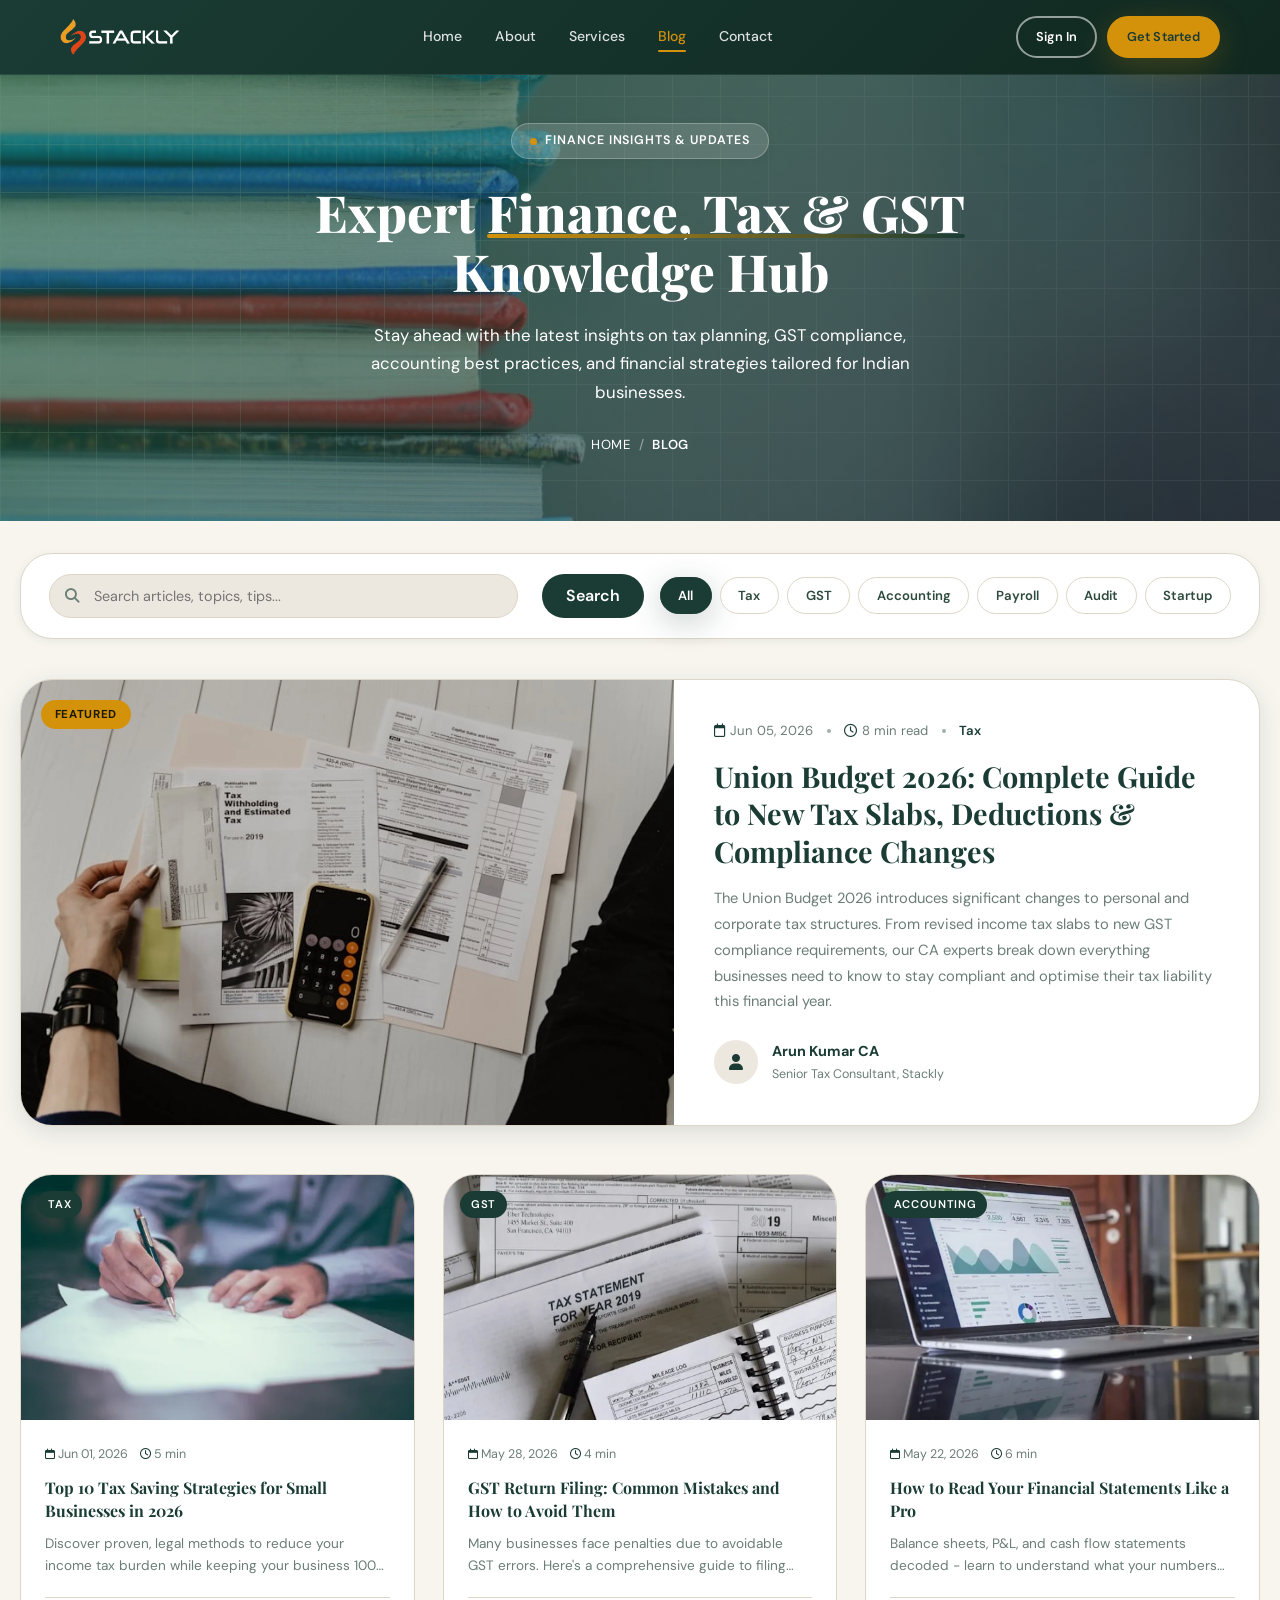
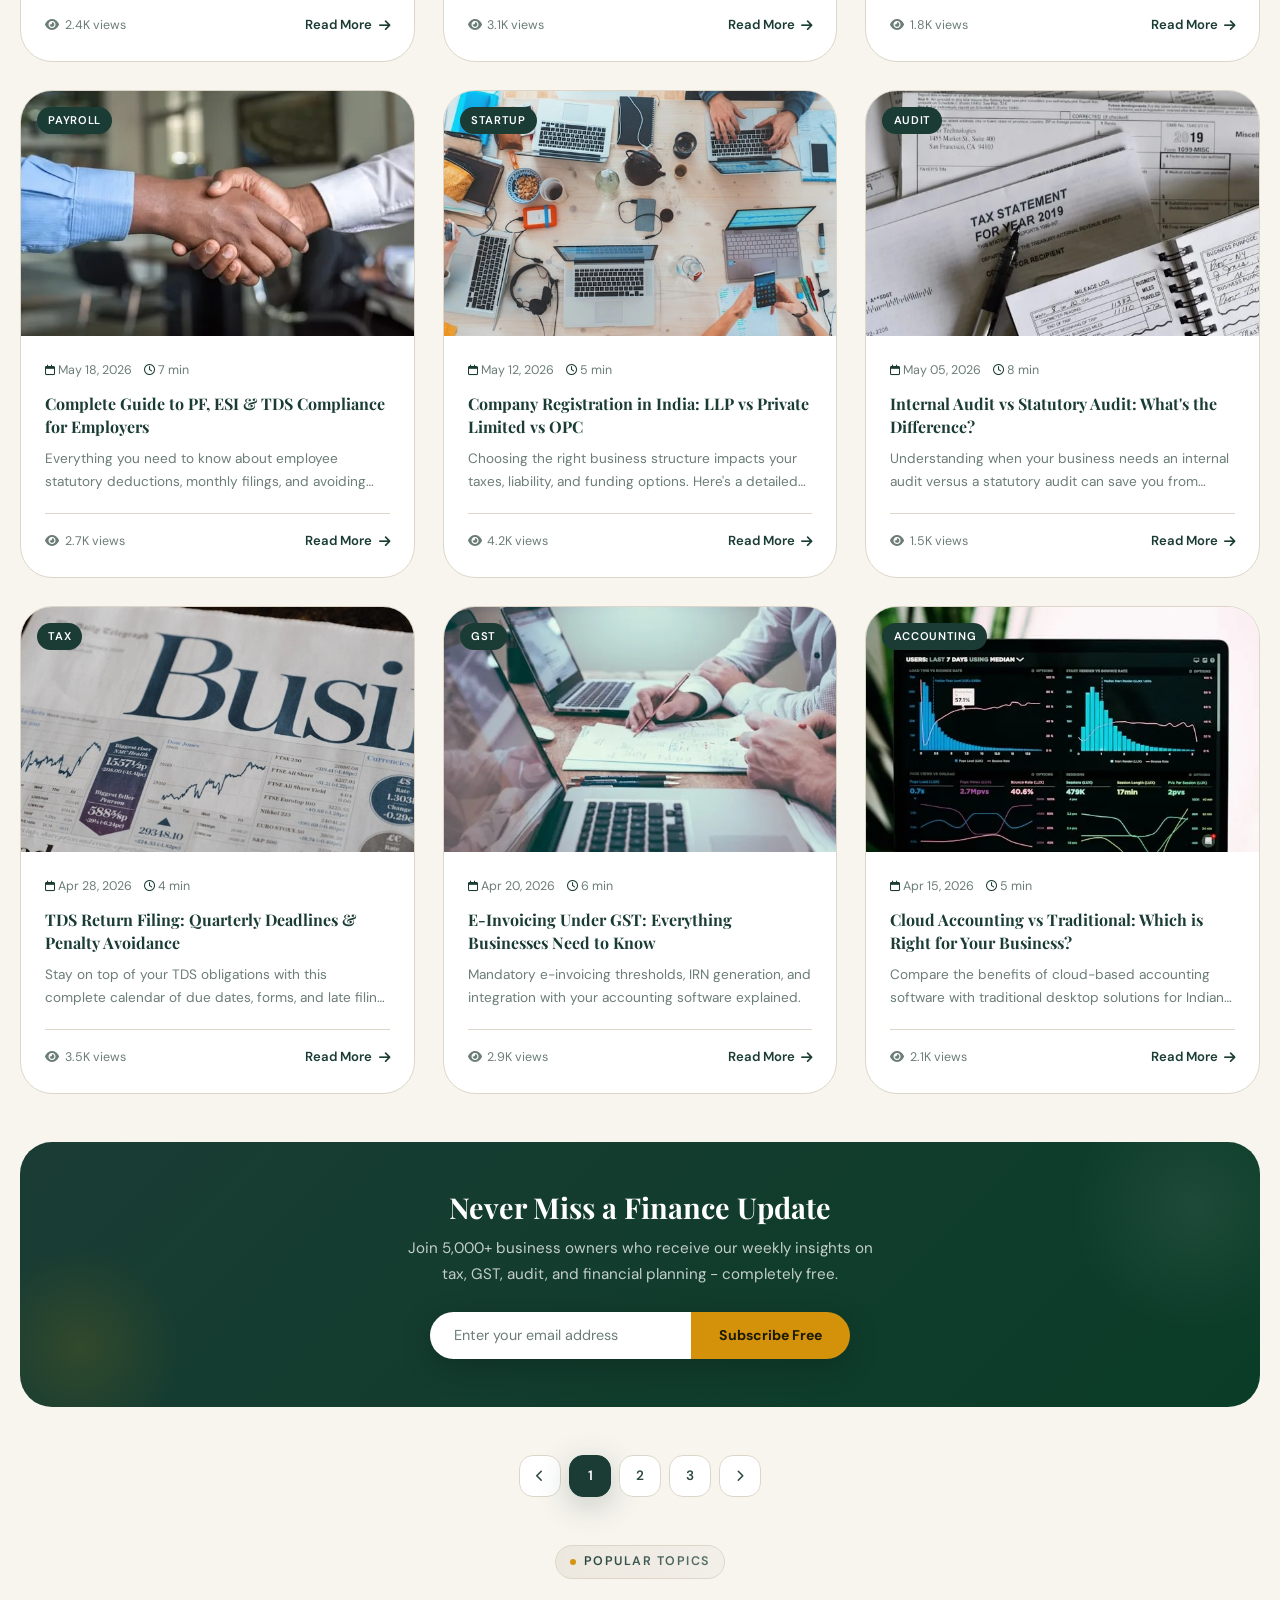
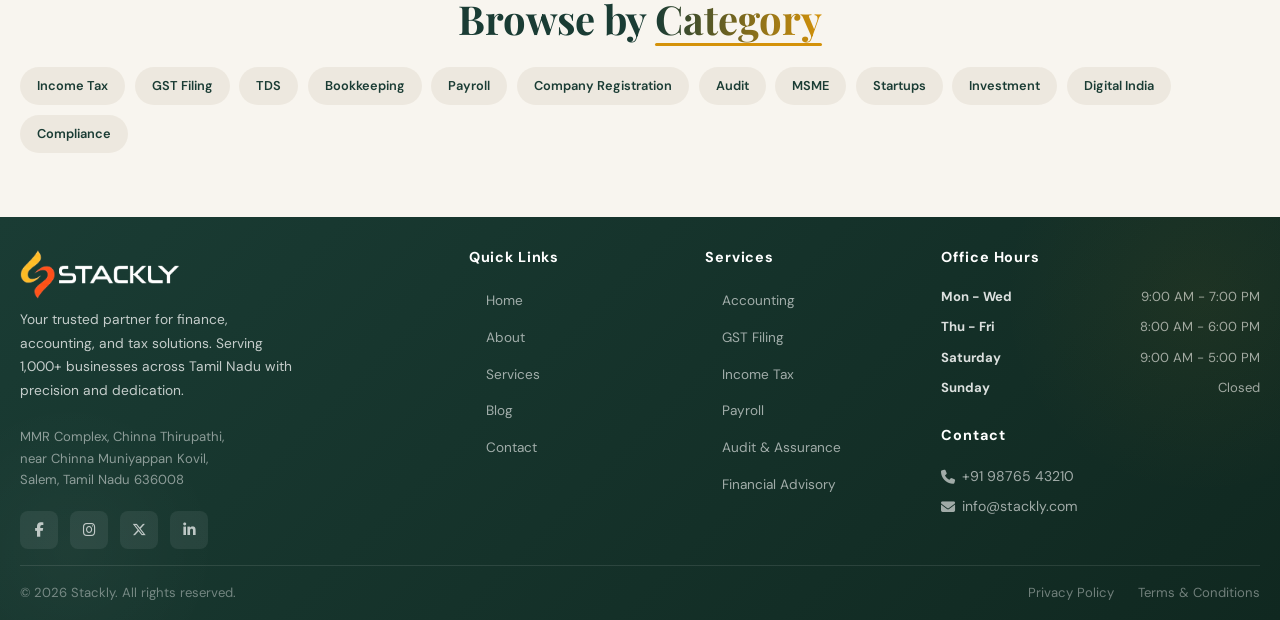
<file: blog.html>
﻿<!DOCTYPE html>
<html lang="en">
<head>
  <meta charset="UTF-8" />
  <meta name="viewport" content="width=device-width, initial-scale=1.0" />
  <meta name="description" content="Stackly Blog - Finance, Tax, GST, and Accounting insights for businesses in Tamil Nadu." />
  <meta name="theme-color" content="#1A6B4A" />
  <title>Blog - Stackly Finance & Accounting</title>
  <link rel="icon" href="assets/top-logo.webp" type="image/webp" />

  <link rel="preconnect" href="https://fonts.googleapis.com" />
  <link rel="preconnect" href="https://fonts.gstatic.com" crossorigin />
  <link href="https://fonts.googleapis.com/css2?family=Playfair+Display:wght@400;500;600;700;800&family=DM+Sans:wght@300;400;500;600;700&display=swap" rel="stylesheet" />

  <link rel="stylesheet" href="https://cdnjs.cloudflare.com/ajax/libs/font-awesome/6.5.0/css/all.min.css" />
  <link rel="stylesheet" href="style.css" />
  <style>

    .blog-filter-bar {
      background: var(--clr-white);
      border: 1.5px solid var(--clr-border);
      border-radius: var(--r-xl);
      padding: 1.25rem 1.75rem;
      display: flex;
      align-items: center;
      gap: 1rem;
      flex-wrap: wrap;
      margin-top: 2rem;
      margin-bottom: 2.5rem;
      box-shadow: var(--shadow-sm);
      animation: slide-up 0.7s var(--ease) 0.3s both;
      transition: var(--theme-transition);
    }
    
    .blog-search {
      flex: 1;
      min-width: 240px;
      position: relative;
      display: flex;
      gap: 1.5rem;
    }
    
    .blog-search input {
      flex: 1;
      width: 100%;
      padding: 0.75rem 1rem 0.75rem 2.75rem;
      background: var(--clr-bg-alt);
      border: 1.5px solid var(--clr-border);
      border-radius: var(--r-full);
      font-size: 0.9rem;
      color: var(--clr-text-dark);
      transition: border-color var(--dur-base) var(--ease), box-shadow var(--dur-base) var(--ease);
    }
    
    .blog-search input:focus {
      border-color: var(--clr-primary);
      box-shadow: 0 0 0 3.5px rgba(26, 107, 74, 0.10);
      outline: none;
    }
    
    .blog-search i {
      position: absolute;
      left: 1rem;
      top: 50%;
      transform: translateY(-50%);
      color: var(--clr-text-muted);
      font-size: 0.9rem;
      pointer-events: none;
    }

    .blog-search__btn {
      background: var(--clr-primary);
      color: var(--clr-white);
      border: none;
      border-radius: var(--r-full);
      padding: 0 1.5rem;
      font-weight: 600;
      cursor: pointer;
      transition: background var(--dur-base) var(--ease);
    }

    .blog-search__btn:hover {
      background: var(--clr-accent);
    }
    
    .blog-categories {
      display: flex;
      gap: 0.5rem;
      flex-wrap: wrap;
    }
    
    .blog-cat-btn {
      padding: 0.55rem 1.1rem;
      border-radius: var(--r-full);
      font-size: 0.82rem;
      font-weight: 600;
      border: 1.5px solid var(--clr-border);
      background: var(--clr-white);
      color: var(--clr-text-body);
      cursor: pointer;
      transition: all var(--dur-base) var(--ease);
      white-space: nowrap;
    }
    
    .blog-cat-btn:hover {
      border-color: var(--clr-primary);
      color: var(--clr-primary);
      transform: translateY(-1px);
    }
    
    .blog-cat-btn.active {
      background: var(--clr-primary);
      color: var(--clr-white);
      border-color: var(--clr-primary);
      box-shadow: var(--shadow-green);
    }

    .featured-post {
      display: grid;
      grid-template-columns: 1.2fr 1fr;
      gap: 2.5rem;
      background: var(--clr-white);
      border: 1.5px solid var(--clr-border);
      border-radius: var(--r-xl);
      overflow: hidden;
      margin-bottom: 3rem;
      box-shadow: var(--shadow-md);
      transition: transform var(--dur-base) var(--ease-bounce), box-shadow var(--dur-base) var(--ease);
    }
    
    .featured-post:hover {
      transform: translateY(-6px);
      box-shadow: var(--shadow-lg);
    }
    
    .featured-post__img-wrap {
      position: relative;
      overflow: hidden;
      min-height: 320px;
    }
    
    .featured-post__img {
      width: 100%;
      height: 100%;
      object-fit: cover;
      transition: transform var(--dur-slow) var(--ease);
    }
    
    .featured-post:hover .featured-post__img {
      transform: scale(1.05);
    }
    
    .featured-post__cat {
      position: absolute;
      top: 1.25rem;
      left: 1.25rem;
      background: var(--clr-accent);
      color: #1A1A00;
      font-size: 0.72rem;
      font-weight: 700;
      letter-spacing: 0.06em;
      text-transform: uppercase;
      padding: 0.3rem 0.85rem;
      border-radius: var(--r-full);
    }
    
    .featured-post__content {
      padding: 2.5rem 2rem 2.5rem 0;
      display: flex;
      flex-direction: column;
      justify-content: center;
    }
    
    .featured-post__meta {
      display: flex;
      align-items: center;
      gap: 0.85rem;
      font-size: 0.82rem;
      color: var(--clr-text-muted);
      margin-bottom: 1rem;
    }
    
    .featured-post__meta-dot {
      width: 4px;
      height: 4px;
      border-radius: 50%;
      background: var(--clr-text-light);
    }
    
    .featured-post__title {
      font-size: clamp(1.3rem, 2.5vw, 1.8rem);
      font-weight: 700;
      color: var(--clr-text-dark);
      line-height: 1.3;
      margin-bottom: 1rem;
      transition: color var(--dur-base) var(--ease);
    }
    
    .featured-post:hover .featured-post__title {
      color: var(--clr-primary);
    }
    
    .featured-post__excerpt {
      font-size: 0.92rem;
      color: var(--clr-text-muted);
      line-height: 1.75;
      margin-bottom: 1.5rem;
    }
    
    .featured-post__author {
      display: flex;
      align-items: center;
      gap: 0.85rem;
      margin-top: auto;
    }
    
    .featured-post__author-img {
      width: 44px;
      height: 44px;
      border-radius: 50%;
      object-fit: cover;
      border: 2.5px solid var(--clr-primary-pale);
    }
    
    .featured-post__author-name {
      font-weight: 700;
      font-size: 0.9rem;
      color: var(--clr-text-dark);
    }
    
    .featured-post__author-role {
      font-size: 0.78rem;
      color: var(--clr-text-muted);
    }

    .blog-page__grid {
      display: grid;
      grid-template-columns: repeat(3, 1fr);
      gap: 1.75rem;
      margin-bottom: 3rem;
    }

    .blog-page-card {
      background: var(--clr-white);
      border: 1.5px solid var(--clr-border);
      border-radius: var(--r-xl);
      overflow: hidden;
      display: flex;
      flex-direction: column;
      transition: transform var(--dur-base) var(--ease-bounce), box-shadow var(--dur-base) var(--ease), border-color var(--dur-base) var(--ease);
      position: relative;
    }
    
    .blog-page-card::after {
      content: '';
      position: absolute;
      bottom: 0;
      left: 0;
      width: 0%;
      height: 3px;
      background: linear-gradient(90deg, var(--clr-primary), var(--clr-accent));
      transition: width var(--dur-slow) var(--ease);
    }
    
    .blog-page-card:hover::after {
      width: 100%;
    }
    
    .blog-page-card:hover {
      transform: translateY(-10px);
      box-shadow: var(--shadow-lg);
      border-color: var(--clr-primary-light);
    }
    
    .blog-page-card__img-wrap {
      overflow: hidden;
      position: relative;
      aspect-ratio: 16 / 10;
    }
    
    .blog-page-card__img {
      width: 100%;
      height: 100%;
      object-fit: cover;
      transition: transform var(--dur-slow) var(--ease);
    }
    
    .blog-page-card:hover .blog-page-card__img {
      transform: scale(1.08);
    }
    
    .blog-page-card__cat {
      position: absolute;
      top: 1rem;
      left: 1rem;
      background: var(--clr-primary);
      color: var(--clr-white);
      font-size: 0.7rem;
      font-weight: 600;
      letter-spacing: 0.06em;
      text-transform: uppercase;
      padding: 0.25rem 0.7rem;
      border-radius: var(--r-full);
    }
    
    .blog-page-card__body {
      padding: 1.5rem;
      flex: 1;
      display: flex;
      flex-direction: column;
    }
    
    .blog-page-card__meta {
      display: flex;
      align-items: center;
      gap: 0.75rem;
      font-size: 0.78rem;
      color: var(--clr-text-muted);
      margin-bottom: 0.75rem;
    }
    
    .blog-page-card__meta i {
      font-size: 0.7rem;
      color: var(--clr-primary);
    }
    
    .blog-page-card__title {
      font-size: 1rem;
      font-weight: 700;
      color: var(--clr-text-dark);
      line-height: 1.4;
      margin-bottom: 0.65rem;
      display: -webkit-box;
      -webkit-line-clamp: 2;
      -webkit-box-orient: vertical;
      overflow: hidden;
      transition: color var(--dur-base) var(--ease);
    }
    
    .blog-page-card:hover .blog-page-card__title {
      color: var(--clr-primary);
    }
    
    .blog-page-card__text {
      font-size: 0.85rem;
      color: var(--clr-text-muted);
      line-height: 1.65;
      flex: 1;
      margin-bottom: 1.25rem;
      display: -webkit-box;
      -webkit-line-clamp: 2;
      -webkit-box-orient: vertical;
      overflow: hidden;
    }
    
    .blog-page-card__footer {
      display: flex;
      align-items: center;
      justify-content: space-between;
      padding-top: 1rem;
      border-top: 1px solid var(--clr-border);
    }
    
    .blog-page-card__read-time {
      font-size: 0.78rem;
      color: var(--clr-text-muted);
      display: flex;
      align-items: center;
      gap: 0.35rem;
    }
    
    .blog-page-card__link {
      display: inline-flex;
      align-items: center;
      gap: 0.4rem;
      font-size: 0.82rem;
      font-weight: 600;
      color: var(--clr-primary);
      transition: gap var(--dur-base) var(--ease);
    }
    
    .blog-page-card__link:hover {
      gap: 0.75rem;
    }

    .blog-pagination {
      display: flex;
      align-items: center;
      justify-content: center;
      gap: 0.5rem;
      margin-top: 2rem;
      margin-bottom: 2rem;
    }
    
    .blog-page-btn {
      width: 42px;
      height: 42px;
      border-radius: var(--r-md);
      display: flex;
      align-items: center;
      justify-content: center;
      font-size: 0.85rem;
      font-weight: 600;
      border: 1.5px solid var(--clr-border);
      background: var(--clr-white);
      color: var(--clr-text-body);
      cursor: pointer;
      transition: all var(--dur-base) var(--ease);
    }
    
    .blog-page-btn:hover {
      border-color: var(--clr-primary);
      color: var(--clr-primary);
      transform: translateY(-2px);
    }
    
    .blog-page-btn.active {
      background: var(--clr-primary);
      color: var(--clr-white);
      border-color: var(--clr-primary);
      box-shadow: var(--shadow-green);
    }
    
    .blog-page-btn.arrow {
      font-size: 0.75rem;
    }

    .blog-newsletter {
      background: linear-gradient(135deg, var(--clr-primary) 0%, #0A3D27 100%);
      border-radius: var(--r-xl);
      padding: 3rem 2.5rem;
      margin-block: 3rem;
      position: relative;
      overflow: hidden;
      text-align: center;
    }
    
    .blog-newsletter::before {
      content: '';
      position: absolute;
      top: -60px;
      right: -60px;
      width: 250px;
      height: 250px;
      background: radial-gradient(circle, rgba(255,255,255,0.07) 0%, transparent 70%);
      border-radius: 50%;
      pointer-events: none;
    }
    
    .blog-newsletter::after {
      content: '';
      position: absolute;
      bottom: -40px;
      left: -40px;
      width: 200px;
      height: 200px;
      background: radial-gradient(circle, rgba(240,165,0,0.12) 0%, transparent 70%);
      border-radius: 50%;
      pointer-events: none;
    }
    
    .blog-newsletter__title {
      font-size: clamp(1.3rem, 2.5vw, 1.8rem);
      font-weight: 700;
      color: var(--clr-white);
      margin-bottom: 0.75rem;
      position: relative;
      z-index: 1;
    }
    
    .blog-newsletter__text {
      font-size: 0.95rem;
      color: rgba(255,255,255,0.75);
      max-width: 480px;
      margin: 0 auto 1.5rem;
      position: relative;
      z-index: 1;
    }
    
    .blog-newsletter__form {
      display: flex;
      max-width: 420px;
      margin-inline: auto;
      gap: 0;
      border-radius: var(--r-full);
      overflow: hidden;
      box-shadow: 0 8px 32px rgba(0,0,0,0.2);
      position: relative;
      z-index: 1;
    }
    
    .blog-newsletter__form input {
      flex: 1;
      padding: 0.9rem 1.5rem;
      font-size: 0.9rem;
      background: var(--clr-white);
      color: var(--clr-text-dark);
      border: none;
      outline: none;
      min-width: 0;
    }
    
    .blog-newsletter__form input::placeholder {
      color: var(--clr-text-muted);
    }
    
    .blog-newsletter__form button {
      background: var(--clr-accent);
      color: #1A1A00;
      font-weight: 700;
      font-size: 0.88rem;
      padding: 0.9rem 1.75rem;
      border: none;
      cursor: pointer;
      white-space: nowrap;
      transition: background var(--dur-base) var(--ease), transform var(--dur-base) var(--ease-bounce);
      flex-shrink: 0;
    }
    
    .blog-newsletter__form button:hover {
      background: #D49200;
      transform: scale(1.03);
    }

    .tags-cloud {
      display: flex;
      flex-wrap: wrap;
      gap: 0.6rem;
      margin-top: 1.5rem;
    }
    
    .tag-pill {
      padding: 0.45rem 1rem;
      background: var(--clr-primary-pale);
      color: var(--clr-primary);
      border-radius: var(--r-full);
      font-size: 0.8rem;
      font-weight: 600;
      cursor: pointer;
      transition: all var(--dur-base) var(--ease);
      border: 1.5px solid transparent;
    }
    
    .tag-pill:hover {
      background: var(--clr-primary);
      color: var(--clr-white);
      transform: translateY(-2px);
      box-shadow: var(--shadow-green);
    }

    @media (max-width: 1024px) {
      .blog-page__grid { grid-template-columns: repeat(2, 1fr); }
      .featured-post { grid-template-columns: 1fr; }
      .featured-post__content { padding: 2rem; }
      .featured-post__img-wrap { min-height: 260px; }
    }
    
    @media (max-width: 768px) {
      .blog-page__grid { grid-template-columns: 1fr; }
      .blog-filter-bar { flex-direction: column; align-items: stretch; padding: 1rem; }
      .blog-search { min-width: 100%; }
      .blog-search__btn { padding: 0 1rem; font-size: 0.8rem; }
      .blog-categories { justify-content: center; }
      .featured-post__content { padding: 1.75rem; }
      .blog-newsletter__form { flex-direction: column; border-radius: var(--r-md); }
      .blog-newsletter__form input { border-radius: var(--r-md); margin-bottom: 0.5rem; }
      .blog-newsletter__form button { border-radius: var(--r-md); }
    }
    
    @media (max-width: 480px) {
      .blog-hero { padding: calc(var(--nav-h) + 2rem) 0 2.5rem; }
      .featured-post { margin-bottom: 2rem; }
      .blog-page-card__body { padding: 1.25rem; }
      .blog-newsletter { padding: 2rem 1.5rem; }
    }
  </style>
</head>
<body>

<a href="#main" class="skip-link">Skip to main content</a>

<div id="preloader" role="status" aria-label="Loading">
  <div class="preloader__content">
    <div class="preloader__logo-container">
      <img src="assets/img_2.webp" alt="Stackly Logo" class="preloader__logo" />
    </div>
    <div class="preloader__ring preloader__ring--1"></div>
    <div class="preloader__ring preloader__ring--2"></div>
    <div class="preloader__ring preloader__ring--3"></div>
  </div>
</div>

<div class="mobile-overlay" id="mobileOverlay" role="dialog" aria-modal="true" aria-label="Navigation Menu">
  <button class="mobile-overlay__close" id="overlayClose" aria-label="Close menu">
    <i class="fa-solid fa-xmark"></i>
  </button>

  <a href="index.html" class="mobile-overlay__logo" aria-label="Stackly Home">
    <img src="assets/logo1.webp" alt="Stackly" width="100" height="100" />
  </a>

  <nav class="mobile-nav" aria-label="Mobile Navigation">
    <a href="index.html"   class="mobile-nav__link">Home</a>
    <a href="about.html"   class="mobile-nav__link">About</a>
    <a href="service.html" class="mobile-nav__link">Services</a>
    <a href="blog.html"    class="mobile-nav__link active">Blog</a>
    <a href="contact.html" class="mobile-nav__link">Contact</a>
  </nav>
  <div class="mobile-overlay__actions">
    <a href="signin.html"      class="btn btn--primary">Sign In</a>
    <a href="signup.html" class="btn btn--accent">Get Started</a>
  </div>
</div>

<header class="site-header" id="siteHeader">
  <div class="header__inner">
    <a href="index.html" class="header__logo" aria-label="Stackly Home">
      <img src="assets/img_2.webp" alt="Stackly" width="120" height="120" />
    </a>
    <nav class="header__nav" aria-label="Main Navigation">
      <a href="index.html"   class="nav__link">Home</a>
      <a href="about.html"   class="nav__link">About</a>
      <a href="service.html" class="nav__link">Services</a>
      <a href="blog.html"    class="nav__link active">Blog</a>
      <a href="contact.html" class="nav__link">Contact</a>
    </nav>
    <div class="header__actions">
      <a href="signin.html"      class="btn btn--ghost btn--sm">Sign In</a>
      <a href="signup.html" class="btn btn--accent btn--sm">Get Started</a>
      <button class="hamburger" id="hamburger" aria-label="Open menu" aria-expanded="false" aria-controls="mobileOverlay">
        <span class="bar"></span>
        <span class="bar"></span>
        <span class="bar"></span>
      </button>
    </div>
  </div>
</header>

<main id="main">

  <section class="page-hero blog-hero-banner" aria-label="Blog Hero">
    <div class="page-hero__content container">
      <div class="page-hero__badge">
        <span class="hero__badge-dot" style="background:var(--clr-accent);"></span>
        Finance Insights & Updates
      </div>
      <h1 class="page-hero__title">
        Expert <span>Finance, Tax & GST</span><br>
        Knowledge Hub
      </h1>
      <p class="page-hero__text">
        Stay ahead with the latest insights on tax planning, GST compliance, accounting best practices, and financial strategies tailored for Indian businesses.
      </p>
      <nav class="page-hero__breadcrumb" aria-label="Breadcrumb">
        <a href="index.html">Home</a>
        <span class="breadcrumb__sep">/</span>
        <span class="breadcrumb__current">Blog</span>
      </nav>
    </div>
  </section>

  <section class="section" style="padding-top:0;">
    <div class="container">

      <div class="blog-filter-bar reveal">
        <div class="blog-search">
          <i class="fa-solid fa-magnifying-glass"></i>
          <input type="text" placeholder="Search articles, topics, tips..." id="blogSearch" />
          <button class="blog-search__btn" onclick="window.location.href='404.html'">Search</button>
        </div>
        <div class="blog-categories">
          <button class="blog-cat-btn active" onclick="window.location.href='404.html'">All</button>
          <button class="blog-cat-btn" onclick="window.location.href='404.html'">Tax</button>
          <button class="blog-cat-btn" onclick="window.location.href='404.html'">GST</button>
          <button class="blog-cat-btn" onclick="window.location.href='404.html'">Accounting</button>
          <button class="blog-cat-btn" onclick="window.location.href='404.html'">Payroll</button>
          <button class="blog-cat-btn" onclick="window.location.href='404.html'">Audit</button>
          <button class="blog-cat-btn" onclick="window.location.href='404.html'">Startup</button>
        </div>
      </div>

      <article class="featured-post reveal">
        <div class="featured-post__img-wrap">
          <img src="assets/img_17.webp" alt="Budget 2026 Tax Updates" class="featured-post__img" />
          <span class="featured-post__cat">Featured</span>
        </div>
        <div class="featured-post__content">
          <div class="featured-post__meta">
            <span><i class="fa-regular fa-calendar" style="margin-right:0.3rem;color:var(--clr-primary);"></i>Jun 05, 2026</span>
            <span class="featured-post__meta-dot"></span>
            <span><i class="fa-regular fa-clock" style="margin-right:0.3rem;color:var(--clr-primary);"></i>8 min read</span>
            <span class="featured-post__meta-dot"></span>
            <span style="color:var(--clr-primary);font-weight:600;">Tax</span>
          </div>
          <h2 class="featured-post__title">Union Budget 2026: Complete Guide to New Tax Slabs, Deductions & Compliance Changes</h2>
          <p class="featured-post__excerpt">
            The Union Budget 2026 introduces significant changes to personal and corporate tax structures. From revised income tax slabs to new GST compliance requirements, our CA experts break down everything businesses need to know to stay compliant and optimise their tax liability this financial year.
          </p>
          <div class="featured-post__author">
            <div class="featured-post__author-img" style="background:var(--clr-primary-pale);display:flex;align-items:center;justify-content:center;">
              <i class="fa-solid fa-user" style="color:var(--clr-primary);font-size:1rem;"></i>
            </div>
            <div>
              <div class="featured-post__author-name">Arun Kumar CA</div>
              <div class="featured-post__author-role">Senior Tax Consultant, Stackly</div>
            </div>
          </div>
        </div>
      </article>

      <div class="blog-page__grid stagger-children" id="blogGrid">

        <article class="blog-page-card" data-category="tax">
          <div class="blog-page-card__img-wrap">
            <img src="assets/img_18.webp" alt="Tax Saving" class="blog-page-card__img" />
            <span class="blog-page-card__cat">Tax</span>
          </div>
          <div class="blog-page-card__body">
            <div class="blog-page-card__meta">
              <span><i class="fa-regular fa-calendar"></i> Jun 01, 2026</span>
              <span><i class="fa-regular fa-clock"></i> 5 min</span>
            </div>
            <h3 class="blog-page-card__title">Top 10 Tax Saving Strategies for Small Businesses in 2026</h3>
            <p class="blog-page-card__text">Discover proven, legal methods to reduce your income tax burden while keeping your business 100% compliant this financial year.</p>
            <div class="blog-page-card__footer">
              <span class="blog-page-card__read-time"><i class="fa-solid fa-eye"></i> 2.4K views</span>
              <a href="404.html" class="blog-page-card__link">Read More <i class="fa-solid fa-arrow-right"></i></a>
            </div>
          </div>
        </article>

        <article class="blog-page-card" data-category="gst">
          <div class="blog-page-card__img-wrap">
            <img src="assets/img_19.webp" alt="GST Filing" class="blog-page-card__img" />
            <span class="blog-page-card__cat">GST</span>
          </div>
          <div class="blog-page-card__body">
            <div class="blog-page-card__meta">
              <span><i class="fa-regular fa-calendar"></i> May 28, 2026</span>
              <span><i class="fa-regular fa-clock"></i> 4 min</span>
            </div>
            <h3 class="blog-page-card__title">GST Return Filing: Common Mistakes and How to Avoid Them</h3>
            <p class="blog-page-card__text">Many businesses face penalties due to avoidable GST errors. Here's a comprehensive guide to filing GSTR-1 and GSTR-3B correctly.</p>
            <div class="blog-page-card__footer">
              <span class="blog-page-card__read-time"><i class="fa-solid fa-eye"></i> 3.1K views</span>
              <a href="404.html" class="blog-page-card__link">Read More <i class="fa-solid fa-arrow-right"></i></a>
            </div>
          </div>
        </article>

        <article class="blog-page-card" data-category="accounting">
          <div class="blog-page-card__img-wrap">
            <img src="assets/img_20.webp" alt="Financial Statements" class="blog-page-card__img" />
            <span class="blog-page-card__cat">Accounting</span>
          </div>
          <div class="blog-page-card__body">
            <div class="blog-page-card__meta">
              <span><i class="fa-regular fa-calendar"></i> May 22, 2026</span>
              <span><i class="fa-regular fa-clock"></i> 6 min</span>
            </div>
            <h3 class="blog-page-card__title">How to Read Your Financial Statements Like a Pro</h3>
            <p class="blog-page-card__text">Balance sheets, P&L, and cash flow statements decoded - learn to understand what your numbers are truly telling you.</p>
            <div class="blog-page-card__footer">
              <span class="blog-page-card__read-time"><i class="fa-solid fa-eye"></i> 1.8K views</span>
              <a href="404.html" class="blog-page-card__link">Read More <i class="fa-solid fa-arrow-right"></i></a>
            </div>
          </div>
        </article>

        <article class="blog-page-card" data-category="payroll">
          <div class="blog-page-card__img-wrap">
            <img src="assets/img_21.webp" alt="Payroll Management" class="blog-page-card__img" />
            <span class="blog-page-card__cat">Payroll</span>
          </div>
          <div class="blog-page-card__body">
            <div class="blog-page-card__meta">
              <span><i class="fa-regular fa-calendar"></i> May 18, 2026</span>
              <span><i class="fa-regular fa-clock"></i> 7 min</span>
            </div>
            <h3 class="blog-page-card__title">Complete Guide to PF, ESI & TDS Compliance for Employers</h3>
            <p class="blog-page-card__text">Everything you need to know about employee statutory deductions, monthly filings, and avoiding compliance penalties.</p>
            <div class="blog-page-card__footer">
              <span class="blog-page-card__read-time"><i class="fa-solid fa-eye"></i> 2.7K views</span>
              <a href="404.html" class="blog-page-card__link">Read More <i class="fa-solid fa-arrow-right"></i></a>
            </div>
          </div>
        </article>

        <article class="blog-page-card" data-category="startup">
          <div class="blog-page-card__img-wrap">
            <img src="assets/img_22.webp" alt="Startup Registration" class="blog-page-card__img" />
            <span class="blog-page-card__cat">Startup</span>
          </div>
          <div class="blog-page-card__body">
            <div class="blog-page-card__meta">
              <span><i class="fa-regular fa-calendar"></i> May 12, 2026</span>
              <span><i class="fa-regular fa-clock"></i> 5 min</span>
            </div>
            <h3 class="blog-page-card__title">Company Registration in India: LLP vs Private Limited vs OPC</h3>
            <p class="blog-page-card__text">Choosing the right business structure impacts your taxes, liability, and funding options. Here's a detailed comparison.</p>
            <div class="blog-page-card__footer">
              <span class="blog-page-card__read-time"><i class="fa-solid fa-eye"></i> 4.2K views</span>
              <a href="404.html" class="blog-page-card__link">Read More <i class="fa-solid fa-arrow-right"></i></a>
            </div>
          </div>
        </article>

        <article class="blog-page-card" data-category="audit">
          <div class="blog-page-card__img-wrap">
            <img src="assets/img_19.webp" alt="Audit Process" class="blog-page-card__img" />
            <span class="blog-page-card__cat">Audit</span>
          </div>
          <div class="blog-page-card__body">
            <div class="blog-page-card__meta">
              <span><i class="fa-regular fa-calendar"></i> May 05, 2026</span>
              <span><i class="fa-regular fa-clock"></i> 8 min</span>
            </div>
            <h3 class="blog-page-card__title">Internal Audit vs Statutory Audit: What's the Difference?</h3>
            <p class="blog-page-card__text">Understanding when your business needs an internal audit versus a statutory audit can save you from regulatory issues.</p>
            <div class="blog-page-card__footer">
              <span class="blog-page-card__read-time"><i class="fa-solid fa-eye"></i> 1.5K views</span>
              <a href="404.html" class="blog-page-card__link">Read More <i class="fa-solid fa-arrow-right"></i></a>
            </div>
          </div>
        </article>

        <article class="blog-page-card" data-category="tax">
          <div class="blog-page-card__img-wrap">
            <img src="assets/img_24.webp" alt="TDS Filing" class="blog-page-card__img" />
            <span class="blog-page-card__cat">Tax</span>
          </div>
          <div class="blog-page-card__body">
            <div class="blog-page-card__meta">
              <span><i class="fa-regular fa-calendar"></i> Apr 28, 2026</span>
              <span><i class="fa-regular fa-clock"></i> 4 min</span>
            </div>
            <h3 class="blog-page-card__title">TDS Return Filing: Quarterly Deadlines & Penalty Avoidance</h3>
            <p class="blog-page-card__text">Stay on top of your TDS obligations with this complete calendar of due dates, forms, and late filing penalties.</p>
            <div class="blog-page-card__footer">
              <span class="blog-page-card__read-time"><i class="fa-solid fa-eye"></i> 3.5K views</span>
              <a href="404.html" class="blog-page-card__link">Read More <i class="fa-solid fa-arrow-right"></i></a>
            </div>
          </div>
        </article>

        <article class="blog-page-card" data-category="gst">
          <div class="blog-page-card__img-wrap">
            <img src="assets/img_25.webp" alt="E-Invoicing" class="blog-page-card__img" />
            <span class="blog-page-card__cat">GST</span>
          </div>
          <div class="blog-page-card__body">
            <div class="blog-page-card__meta">
              <span><i class="fa-regular fa-calendar"></i> Apr 20, 2026</span>
              <span><i class="fa-regular fa-clock"></i> 6 min</span>
            </div>
            <h3 class="blog-page-card__title">E-Invoicing Under GST: Everything Businesses Need to Know</h3>
            <p class="blog-page-card__text">Mandatory e-invoicing thresholds, IRN generation, and integration with your accounting software explained.</p>
            <div class="blog-page-card__footer">
              <span class="blog-page-card__read-time"><i class="fa-solid fa-eye"></i> 2.9K views</span>
              <a href="404.html" class="blog-page-card__link">Read More <i class="fa-solid fa-arrow-right"></i></a>
            </div>
          </div>
        </article>

        <article class="blog-page-card" data-category="accounting">
          <div class="blog-page-card__img-wrap">
            <img src="assets/img_26.webp" alt="Cloud Accounting" class="blog-page-card__img" />
            <span class="blog-page-card__cat">Accounting</span>
          </div>
          <div class="blog-page-card__body">
            <div class="blog-page-card__meta">
              <span><i class="fa-regular fa-calendar"></i> Apr 15, 2026</span>
              <span><i class="fa-regular fa-clock"></i> 5 min</span>
            </div>
            <h3 class="blog-page-card__title">Cloud Accounting vs Traditional: Which is Right for Your Business?</h3>
            <p class="blog-page-card__text">Compare the benefits of cloud-based accounting software with traditional desktop solutions for Indian SMEs.</p>
            <div class="blog-page-card__footer">
              <span class="blog-page-card__read-time"><i class="fa-solid fa-eye"></i> 2.1K views</span>
              <a href="404.html" class="blog-page-card__link">Read More <i class="fa-solid fa-arrow-right"></i></a>
            </div>
          </div>
        </article>

      </div>

      <div class="blog-newsletter reveal">
        <h3 class="blog-newsletter__title">Never Miss a Finance Update</h3>
        <p class="blog-newsletter__text">Join 5,000+ business owners who receive our weekly insights on tax, GST, audit, and financial planning - completely free.</p>
        <form class="blog-newsletter__form" action="404.html">
          <input type="email" placeholder="Enter your email address" aria-label="Email address" required />
          <button type="submit">Subscribe Free</button>
        </form>
      </div>

      <div class="blog-pagination reveal">
        <a href="404.html" class="blog-page-btn arrow" aria-label="Previous page"><i class="fa-solid fa-chevron-left"></i></a>
        <a href="404.html" class="blog-page-btn active">1</a>
        <a href="404.html" class="blog-page-btn">2</a>
        <a href="404.html" class="blog-page-btn">3</a>
        <a href="404.html" class="blog-page-btn arrow" aria-label="Next page"><i class="fa-solid fa-chevron-right"></i></a>
      </div>

      <div class="text-center" style="margin-top:3rem;">
        <span class="section-tag reveal">Popular Topics</span>
        <h3 class="section-title reveal" style="margin-bottom:1.5rem;">Browse by <span>Category</span></h3>
        <div class="tags-cloud reveal">
          <span class="tag-pill" onclick="window.location.href='404.html'">Income Tax</span>
          <span class="tag-pill" onclick="window.location.href='404.html'">GST Filing</span>
          <span class="tag-pill" onclick="window.location.href='404.html'">TDS</span>
          <span class="tag-pill" onclick="window.location.href='404.html'">Bookkeeping</span>
          <span class="tag-pill" onclick="window.location.href='404.html'">Payroll</span>
          <span class="tag-pill" onclick="window.location.href='404.html'">Company Registration</span>
          <span class="tag-pill" onclick="window.location.href='404.html'">Audit</span>
          <span class="tag-pill" onclick="window.location.href='404.html'">MSME</span>
          <span class="tag-pill" onclick="window.location.href='404.html'">Startups</span>
          <span class="tag-pill" onclick="window.location.href='404.html'">Investment</span>
          <span class="tag-pill" onclick="window.location.href='404.html'">Digital India</span>
          <span class="tag-pill" onclick="window.location.href='404.html'">Compliance</span>
        </div>
      </div>

    </div>
  </section>

</main>

<footer class="site-footer" style="background: linear-gradient(135deg, #1A3C34 0%, #102820 100%);" aria-label="Site Footer">
  <div class="container">
    <div class="footer__grid">

      <div>
        <div class="footer__brand-logo">
          <a href="index.html" aria-label="Go to homepage" style="display: inline-block; line-height: 0;">
            <img src="assets/img_2.webp" alt="Stackly" width="100" height="100" style="cursor: pointer;" />
          </a>
        </div>
        <p class="footer__desc">
          Your trusted partner for finance, accounting, and tax solutions. Serving 1,000+ businesses across Tamil Nadu with precision and dedication.
        </p>
        <address style="font-style:normal;font-size:0.82rem;color:rgba(255,255,255,0.5);line-height:1.65;margin-bottom:1.25rem;">
          MMR Complex, Chinna Thirupathi,<br>
          near Chinna Muniyappan Kovil,<br>
          Salem, Tamil Nadu 636008
        </address>
        <div class="footer__social">
          <a href="404.html" class="footer__social-link" aria-label="Facebook"><i class="fa-brands fa-facebook-f"></i></a>
          <a href="404.html" class="footer__social-link" aria-label="Instagram"><i class="fa-brands fa-instagram"></i></a>
          <a href="404.html" class="footer__social-link" aria-label="X / Twitter"><i class="fa-brands fa-x-twitter"></i></a>
          <a href="404.html" class="footer__social-link" aria-label="LinkedIn"><i class="fa-brands fa-linkedin-in"></i></a>
        </div>
      </div>

      <div>
        <h4 class="footer__col-title">Quick Links</h4>
        <ul class="footer__links">
          <li><a href="index.html" class="footer__link">Home</a></li>
          <li><a href="about.html" class="footer__link">About</a></li>
          <li><a href="service.html" class="footer__link">Services</a></li>
          <li><a href="blog.html" class="footer__link">Blog</a></li>
          <li><a href="contact.html" class="footer__link">Contact</a></li>
        </ul>
      </div>

      <div>
        <h4 class="footer__col-title">Services</h4>
        <ul class="footer__links">
          <li><a href="404.html" class="footer__link">Accounting</a></li>
          <li><a href="404.html" class="footer__link">GST Filing</a></li>
          <li><a href="404.html" class="footer__link">Income Tax</a></li>
          <li><a href="404.html" class="footer__link">Payroll</a></li>
          <li><a href="404.html" class="footer__link">Audit & Assurance</a></li>
          <li><a href="404.html" class="footer__link">Financial Advisory</a></li>
        </ul>
      </div>

      <div>
        <h4 class="footer__col-title">Office Hours</h4>
        <div class="footer__hours">
          <div class="footer__hour-item"><strong>Mon - Wed</strong><span>9:00 AM - 7:00 PM</span></div>
          <div class="footer__hour-item"><strong>Thu - Fri</strong><span>8:00 AM - 6:00 PM</span></div>
          <div class="footer__hour-item"><strong>Saturday</strong><span>9:00 AM - 5:00 PM</span></div>
          <div class="footer__hour-item"><strong>Sunday</strong><span>Closed</span></div>
        </div>

        <div style="margin-top:1.75rem;">
          <h4 class="footer__col-title">Contact</h4>
          <div style="font-size:0.88rem;color:rgba(255,255,255,0.6);display:flex;align-items:center;margin-bottom:0.4rem;">
            <i class="fa-solid fa-phone" style="margin-right:0.4rem;"></i>+91 98765 43210
          </div>
          <div style="font-size:0.88rem;color:rgba(255,255,255,0.6);display:flex;align-items:center;">
            <i class="fa-solid fa-envelope" style="margin-right:0.4rem;"></i>info@stackly.com
          </div>
        </div>
      </div>

    </div>

    <div class="footer__bottom">
      <span>&copy; 2026 Stackly. All rights reserved.</span>
      <div class="footer__bottom-links">
        <a href="404.html">Privacy Policy</a>
        <a href="404.html">Terms &amp; Conditions</a>
      </div>
    </div>
  </div>
</footer>

<button class="scroll-top" id="scrollTop" aria-label="Scroll to top" style="background: transparent !important; box-shadow: none !important; padding: 0; width: 80px; height: 80px; display: flex; align-items: center; justify-content: center; overflow: visible; right: 5px !important; animation: none !important; transform: translateZ(0) !important; will-change: transform;">
  <video id="scrollTopVideo" src="assets/back%20to%20top.webm" autoplay loop muted playsinline style="width: 100%; height: 100%; object-fit: contain; pointer-events: none;"></video>
  <img id="scrollTopImg" src="assets/img_14.webp" alt="launching" style="width: 100%; height: 100%; object-fit: contain; pointer-events: none; display: none;" />
</button>

<div class="toast" id="toast" role="alert" aria-live="polite"></div>

<script src="script.js"></script>

</body>
</html>
</file>
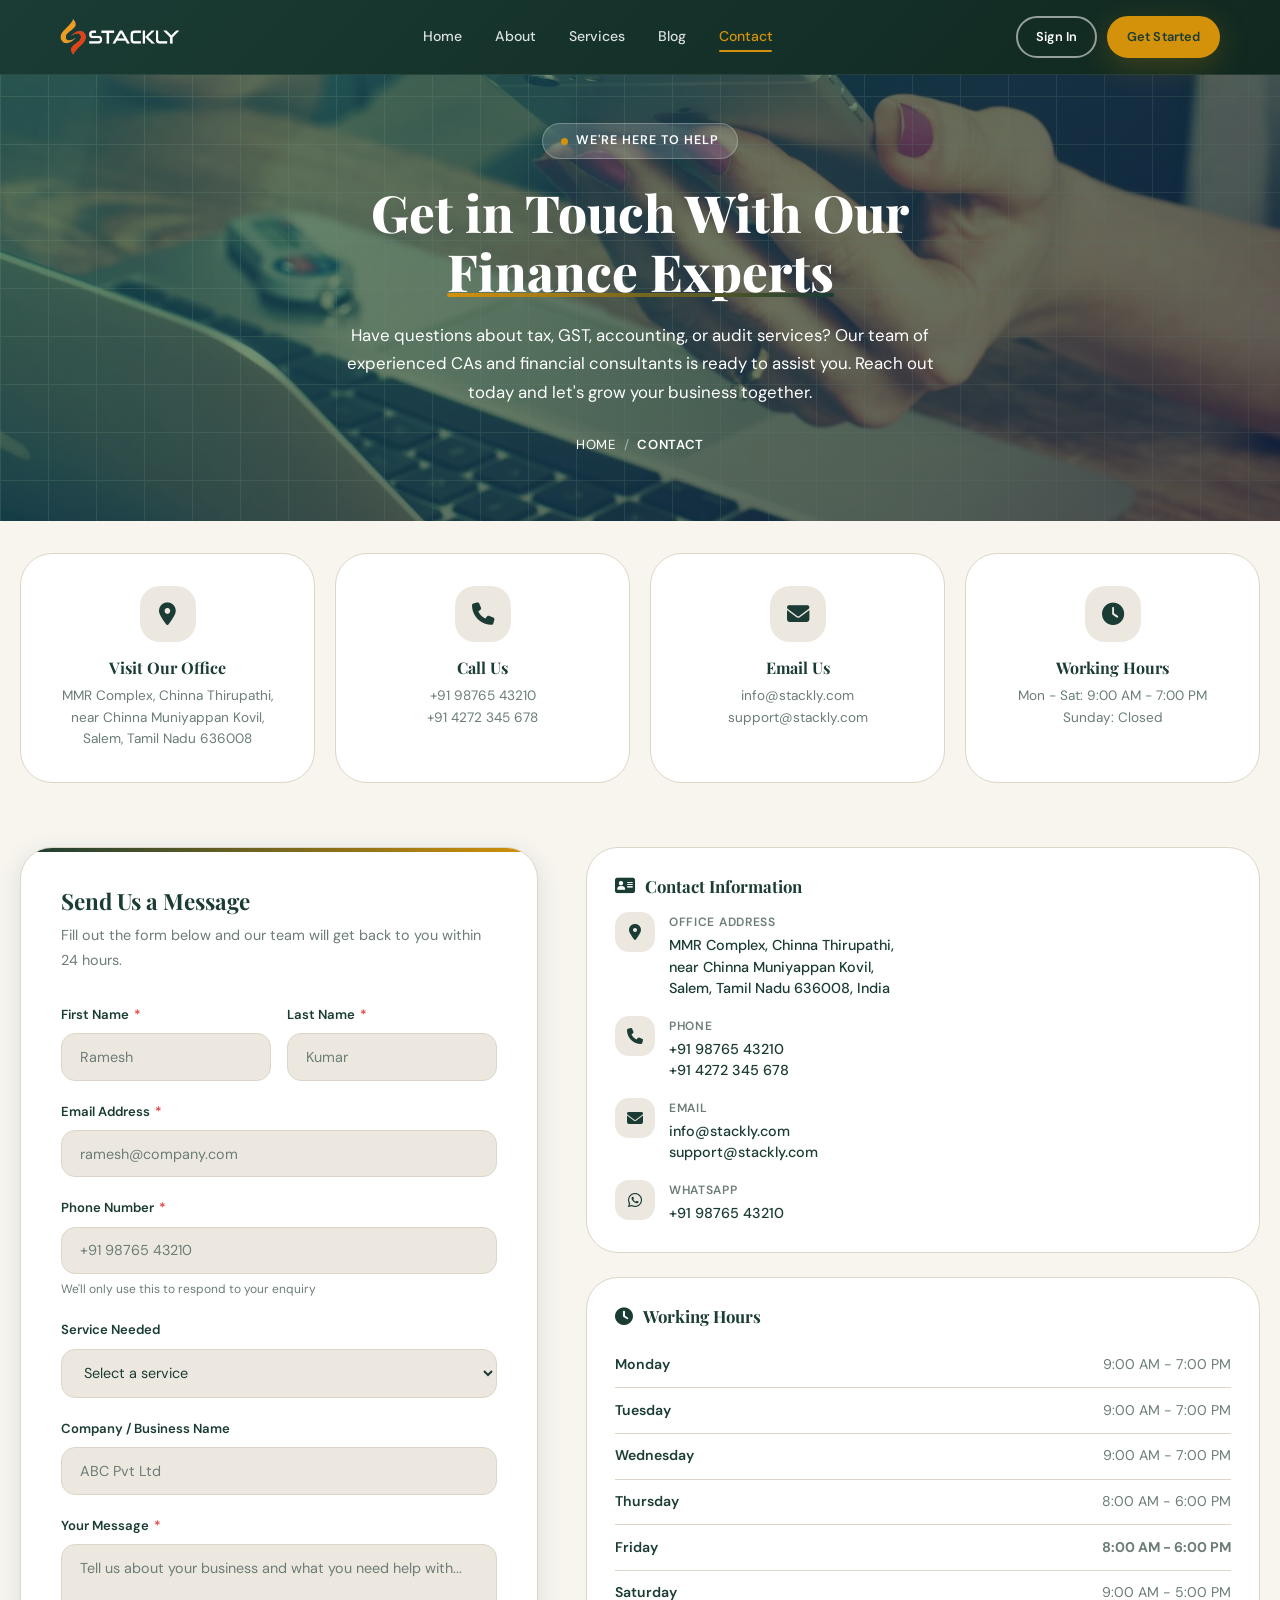
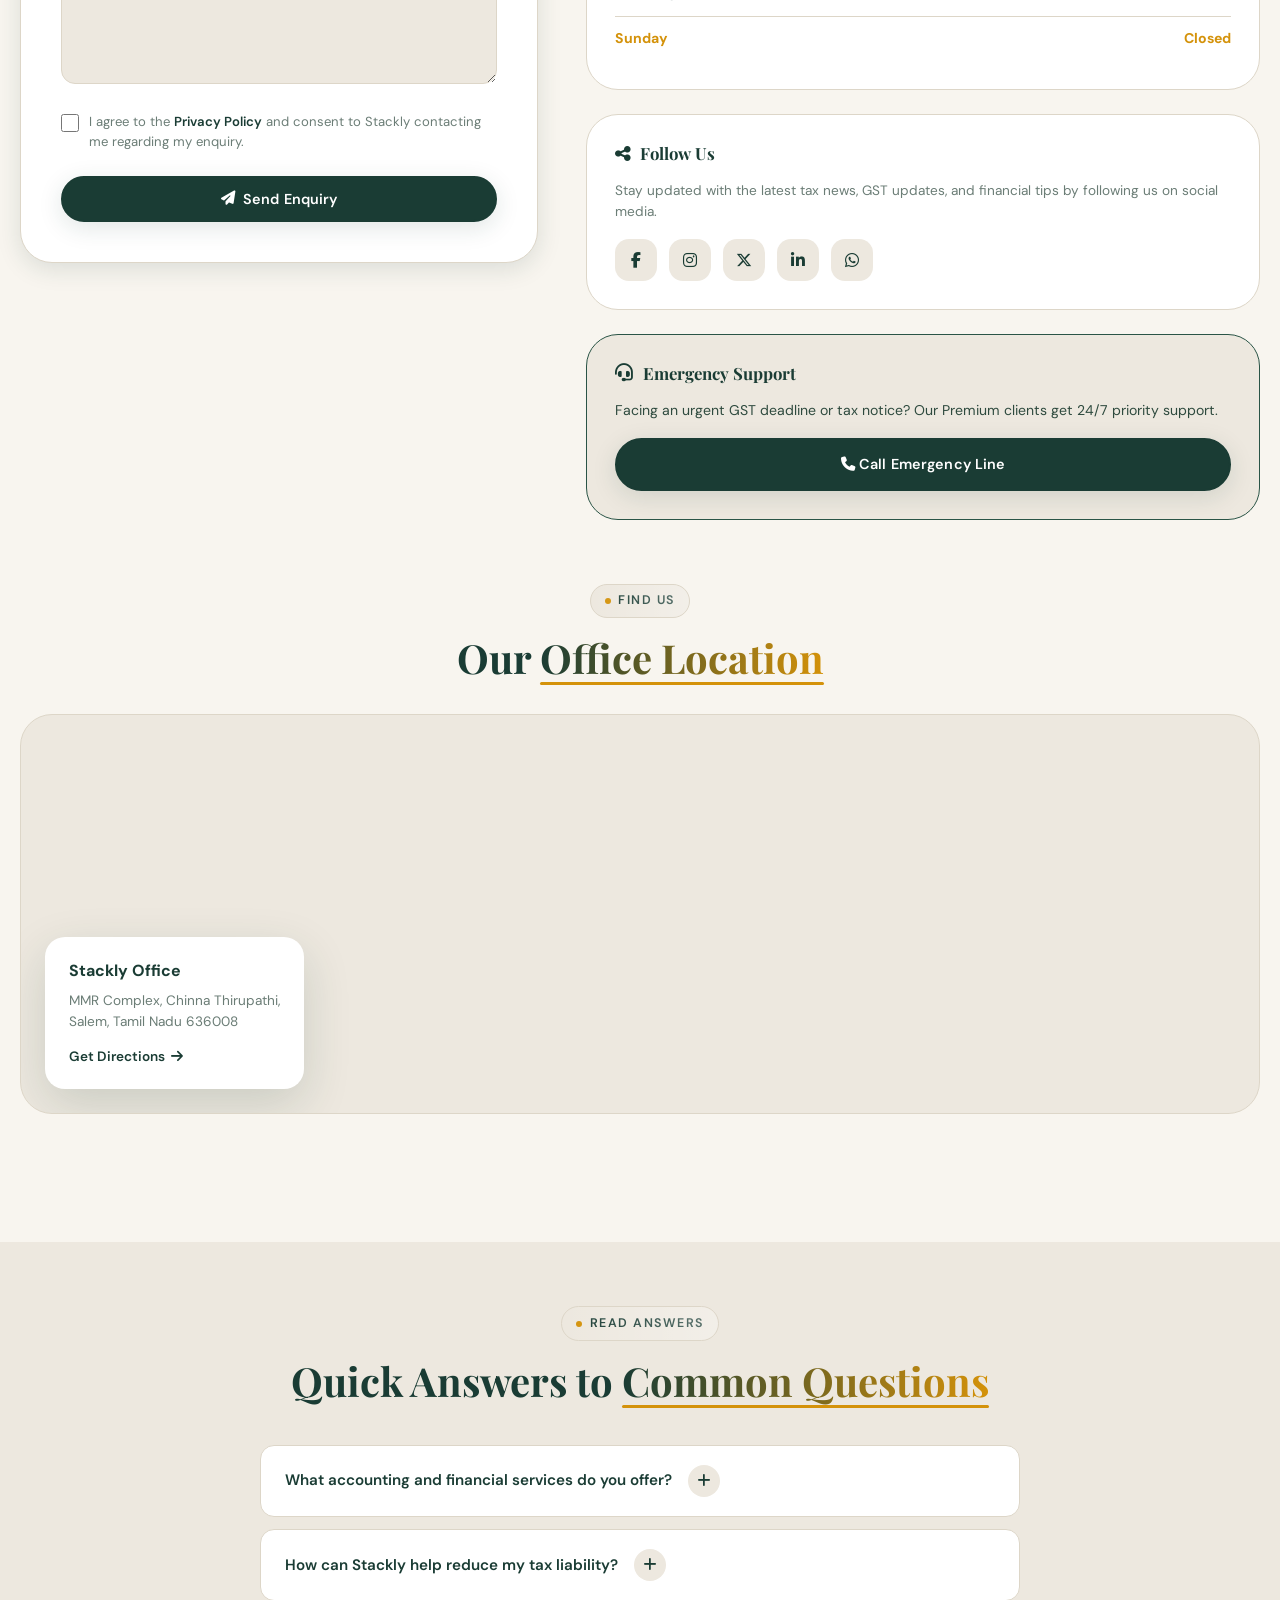
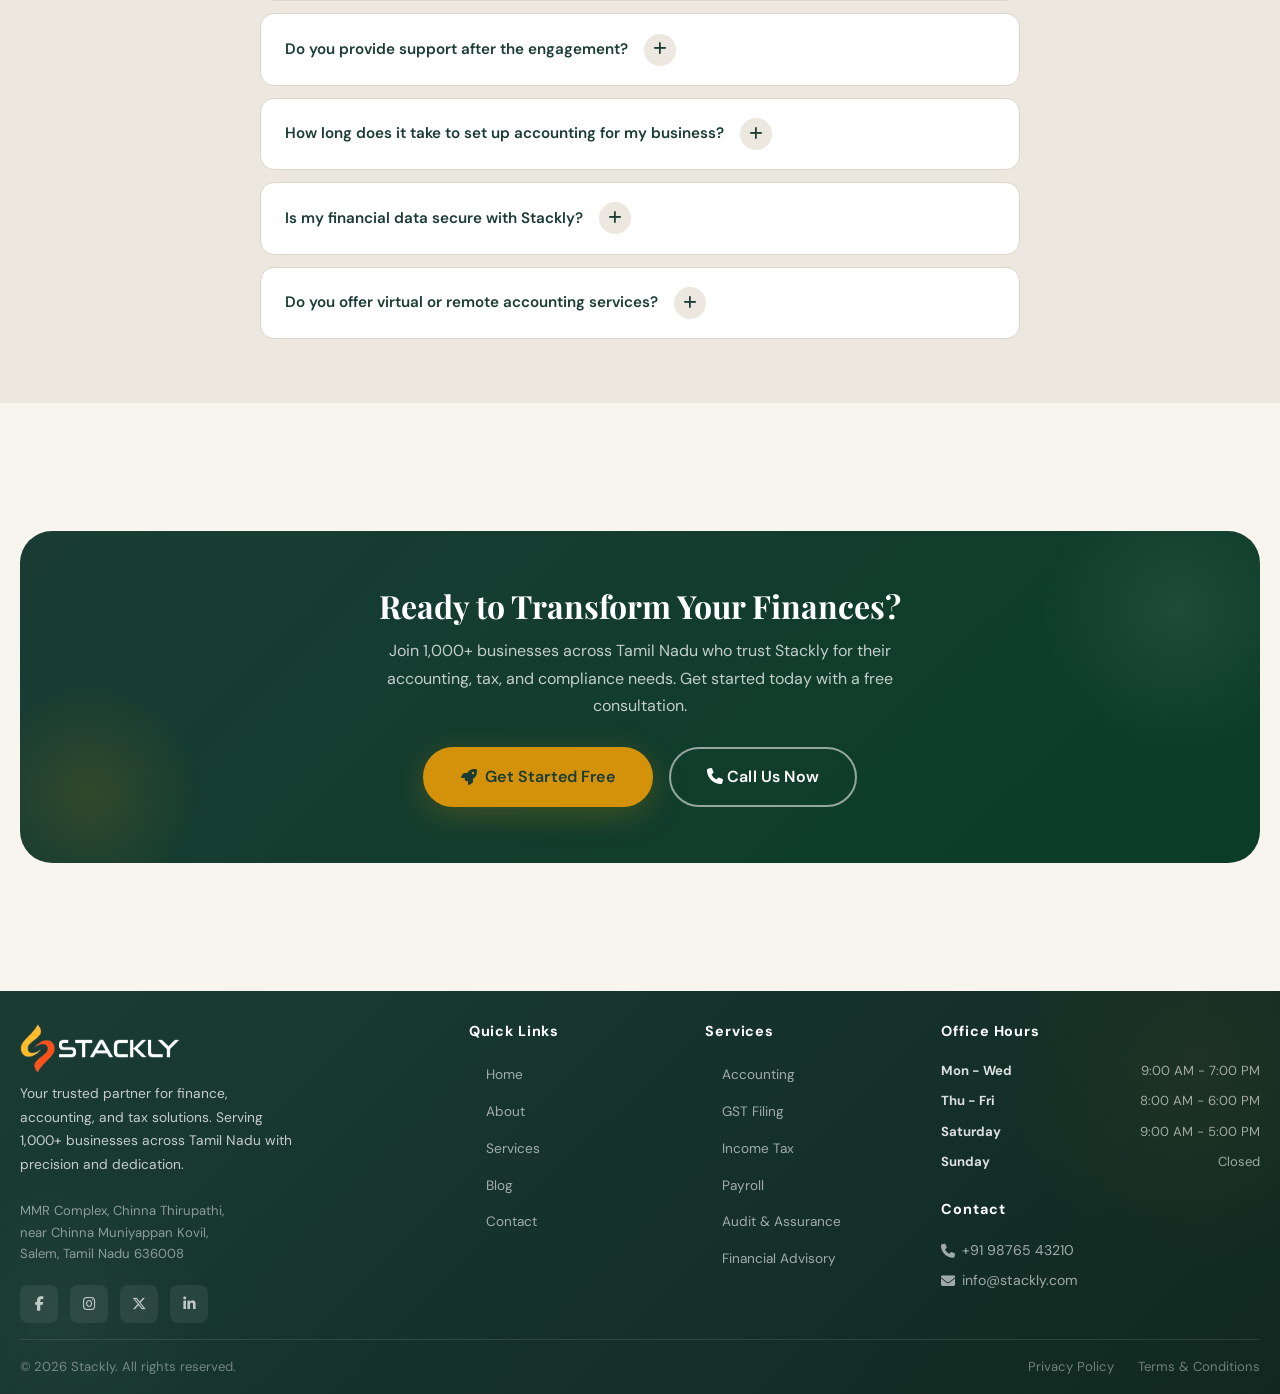
<file: contact.html>
﻿<!DOCTYPE html>
<html lang="en">
<head>
  <meta charset="UTF-8" />
  <meta name="viewport" content="width=device-width, initial-scale=1.0" />
  <meta name="description" content="Contact Stackly - Finance & Accounting Solutions in Salem, Tamil Nadu. Get in touch for tax, GST, audit, and accounting services." />
  <meta name="theme-color" content="#1A6B4A" />
  <title>Contact Us - Stackly Finance & Accounting</title>
  <link rel="icon" href="assets/top-logo.webp" type="image/webp" />

  <link rel="preconnect" href="https://fonts.googleapis.com" />
  <link rel="preconnect" href="https://fonts.gstatic.com" crossorigin />
  <link href="https://fonts.googleapis.com/css2?family=Playfair+Display:wght@400;500;600;700;800&family=DM+Sans:wght@300;400;500;600;700&display=swap" rel="stylesheet" />

  <link rel="stylesheet" href="https://cdnjs.cloudflare.com/ajax/libs/font-awesome/6.5.0/css/all.min.css" />
  <link rel="stylesheet" href="style.css" />
  <style>
    
    .contact-info-row {
      display: grid;
      grid-template-columns: repeat(4, 1fr);
      gap: 1.25rem;
      margin-top: 2rem;
      position: relative;
      z-index: 2;
      margin-bottom: 4rem;
    }

    .contact-info-card {
      background: var(--clr-white);
      border: 1.5px solid var(--clr-border);
      border-radius: var(--r-xl);
      padding: 2rem 1.5rem;
      text-align: center;
      transition: transform var(--dur-base) var(--ease-bounce), box-shadow var(--dur-base) var(--ease), border-color var(--dur-base) var(--ease);
      position: relative;
      overflow: hidden;
    }

    .contact-info-card::before {
      content: '';
      position: absolute;
      top: 0;
      left: 0;
      right: 0;
      height: 3px;
      background: linear-gradient(90deg, var(--clr-primary), var(--clr-accent));
      transform: scaleX(0);
      transform-origin: left;
      transition: transform var(--dur-slow) var(--ease);
    }

    .contact-info-card:hover::before {
      transform: scaleX(1);
    }

    .contact-info-card:hover {
      transform: translateY(-8px);
      box-shadow: var(--shadow-lg);
      border-color: var(--clr-primary-light);
    }

    .contact-info-card__icon {
      width: 56px;
      height: 56px;
      background: var(--clr-primary-pale);
      border-radius: var(--r-lg);
      display: flex;
      align-items: center;
      justify-content: center;
      font-size: 1.4rem;
      color: var(--clr-primary);
      margin: 0 auto 1rem;
      transition: background var(--dur-base) var(--ease), transform var(--dur-base) var(--ease-bounce), color var(--dur-base) var(--ease);
    }

    .contact-info-card:hover .contact-info-card__icon {
      background: var(--clr-primary);
      color: var(--clr-white);
      transform: scale(1.1) rotate(-6deg);
    }

    .contact-info-card__title {
      font-size: 1rem;
      font-weight: 700;
      color: var(--clr-text-dark);
      margin-bottom: 0.5rem;
    }

    .contact-info-card__detail {
      font-size: 0.85rem;
      color: var(--clr-text-muted);
      line-height: 1.6;
    }

    .contact-info-card__detail a {
      color: var(--clr-primary);
      font-weight: 600;
      transition: color var(--dur-base) var(--ease);
    }

    .contact-info-card__detail a:hover {
      color: var(--clr-accent);
    }

    .contact-main-grid {
      display: grid;
      grid-template-columns: 1fr 1.3fr;
      gap: 3rem;
      align-items: start;
      margin-bottom: 4rem;
    }

    .contact-form-enhanced {
      background: var(--clr-white);
      border: 1.5px solid var(--clr-border);
      border-radius: var(--r-xl);
      padding: 2.5rem;
      box-shadow: var(--shadow-md);
      transition: var(--theme-transition);
      position: relative;
      overflow: hidden;
    }

    .contact-form-enhanced::before {
      content: '';
      position: absolute;
      top: 0;
      left: 0;
      right: 0;
      height: 4px;
      background: linear-gradient(90deg, var(--clr-primary), var(--clr-accent));
    }

    .contact-form-enhanced__title {
      font-size: 1.4rem;
      font-weight: 700;
      color: var(--clr-text-dark);
      margin-bottom: 0.5rem;
    }

    .contact-form-enhanced__sub {
      font-size: 0.9rem;
      color: var(--clr-text-muted);
      margin-bottom: 2rem;
    }

    .form-group {
      margin-bottom: 1.25rem;
      position: relative;
    }

    .form-label {
      display: block;
      font-size: 0.82rem;
      font-weight: 600;
      color: var(--clr-text-dark);
      margin-bottom: 0.45rem;
    }

    .form-label .required {
      color: #E53E3E;
      margin-left: 2px;
    }

    .form-input,
    .form-textarea,
    .form-select {
      width: 100%;
      padding: 0.85rem 1.1rem;
      background: var(--clr-bg-alt);
      border: 1.5px solid var(--clr-border);
      border-radius: var(--r-md);
      font-size: 0.9rem;
      color: var(--clr-text-dark);
      transition: border-color var(--dur-base) var(--ease), box-shadow var(--dur-base) var(--ease), background var(--dur-base) var(--ease);
    }

    .form-input:focus,
    .form-textarea:focus,
    .form-select:focus {
      border-color: var(--clr-primary);
      box-shadow: 0 0 0 3.5px rgba(26, 107, 74, 0.10);
      background: var(--clr-white);
      outline: none;
    }

    .form-input::placeholder,
    .form-textarea::placeholder {
      color: var(--clr-text-muted);
    }

    .form-textarea {
      resize: vertical;
      min-height: 140px;
    }

    .form-row {
      display: grid;
      grid-template-columns: 1fr 1fr;
      gap: 1rem;
    }

    .form-hint {
      font-size: 0.75rem;
      color: var(--clr-text-muted);
      margin-top: 0.3rem;
    }

    .form-error {
      font-size: 0.78rem;
      color: #E53E3E;
      margin-top: 0.3rem;
      display: none;
    }

    .form-group.error .form-input,
    .form-group.error .form-textarea,
    .form-group.error .form-select {
      border-color: #E53E3E;
      box-shadow: 0 0 0 3.5px rgba(229, 62, 62, 0.10);
    }

    .form-group.error .form-error {
      display: block;
    }

    .form-checkbox-group {
      display: flex;
      align-items: flex-start;
      gap: 0.65rem;
      margin-bottom: 1.5rem;
    }

    .form-checkbox-group input[type="checkbox"] {
      width: 18px;
      height: 18px;
      accent-color: var(--clr-primary);
      margin-top: 2px;
      flex-shrink: 0;
      cursor: pointer;
    }

    .form-checkbox-group label {
      font-size: 0.82rem;
      color: var(--clr-text-muted);
      line-height: 1.5;
      cursor: pointer;
    }

    .form-checkbox-group label a {
      color: var(--clr-primary);
      font-weight: 600;
    }

    .contact-sidebar {
      display: flex;
      flex-direction: column;
      gap: 1.5rem;
    }

    .contact-sidebar-card {
      background: var(--clr-white);
      border: 1.5px solid var(--clr-border);
      border-radius: var(--r-xl);
      padding: 1.75rem;
      transition: transform var(--dur-base) var(--ease-bounce), box-shadow var(--dur-base) var(--ease);
    }

    .contact-sidebar-card:hover {
      transform: translateY(-4px);
      box-shadow: var(--shadow-md);
    }

    .contact-sidebar-card__title {
      font-size: 1.05rem;
      font-weight: 700;
      color: var(--clr-text-dark);
      margin-bottom: 1rem;
      display: flex;
      align-items: center;
      gap: 0.6rem;
    }

    .contact-sidebar-card__title i {
      color: var(--clr-primary);
      font-size: 1.1rem;
    }

    .contact-detail-row {
      display: flex;
      align-items: flex-start;
      gap: 0.85rem;
      margin-bottom: 1rem;
    }

    .contact-detail-row:last-child {
      margin-bottom: 0;
    }

    .contact-detail-row__icon {
      width: 40px;
      height: 40px;
      background: var(--clr-primary-pale);
      border-radius: var(--r-md);
      display: flex;
      align-items: center;
      justify-content: center;
      font-size: 1rem;
      color: var(--clr-primary);
      flex-shrink: 0;
      transition: background var(--dur-base) var(--ease), transform var(--dur-base) var(--ease-bounce), color var(--dur-base) var(--ease);
    }

    .contact-detail-row:hover .contact-detail-row__icon {
      background: var(--clr-primary);
      color: var(--clr-white);
      transform: scale(1.1) rotate(-6deg);
    }

    .contact-detail-row__label {
      font-size: 0.75rem;
      font-weight: 600;
      letter-spacing: 0.06em;
      text-transform: uppercase;
      color: var(--clr-text-muted);
      margin-bottom: 0.15rem;
    }

    .contact-detail-row__value {
      font-size: 0.9rem;
      color: var(--clr-text-dark);
      font-weight: 500;
      line-height: 1.5;
    }

    .contact-detail-row__value a {
      color: var(--clr-primary);
      font-weight: 600;
      transition: color var(--dur-base) var(--ease);
    }

    .contact-detail-row__value a:hover {
      color: var(--clr-accent);
    }

    .contact-social-links {
      display: flex;
      gap: 0.75rem;
      margin-top: 0.5rem;
    }

    .contact-social-link {
      width: 42px;
      height: 42px;
      background: var(--clr-primary-pale);
      border-radius: var(--r-md);
      display: flex;
      align-items: center;
      justify-content: center;
      font-size: 1rem;
      color: var(--clr-primary);
      transition: background var(--dur-base) var(--ease), color var(--dur-base) var(--ease), transform var(--dur-base) var(--ease-bounce);
      cursor: pointer;
    }

    .contact-social-link:hover {
      background: var(--clr-primary);
      color: var(--clr-white);
      transform: translateY(-3px) scale(1.1);
    }

    .hours-table {
      width: 100%;
      border-collapse: collapse;
    }

    .hours-table tr {
      border-bottom: 1px solid var(--clr-border);
    }

    .hours-table tr:last-child {
      border-bottom: none;
    }

    .hours-table td {
      padding: 0.65rem 0;
      font-size: 0.88rem;
    }

    .hours-table td:first-child {
      font-weight: 600;
      color: var(--clr-text-dark);
    }

    .hours-table td:last-child {
      text-align: right;
      color: var(--clr-text-muted);
    }

    .hours-table .today {
      color: var(--clr-primary);
      font-weight: 700;
    }

    .map-section {
      margin-bottom: 4rem;
    }

    .map-container {
      width: 100%;
      height: 400px;
      border-radius: var(--r-xl);
      overflow: hidden;
      border: 1.5px solid var(--clr-border);
      position: relative;
      background: var(--clr-bg-alt);
    }

    .map-container iframe {
      width: 100%;
      height: 100%;
      border: none;
    }

    .map-overlay {
      position: absolute;
      bottom: 1.5rem;
      left: 1.5rem;
      background: var(--clr-white);
      border-radius: var(--r-lg);
      padding: 1.25rem 1.5rem;
      box-shadow: var(--shadow-lg);
      max-width: 320px;
      transition: transform var(--dur-base) var(--ease-bounce);
    }

    .map-overlay:hover {
      transform: translateY(-4px);
    }

    .map-overlay__title {
      font-size: 1rem;
      font-weight: 700;
      color: var(--clr-text-dark);
      margin-bottom: 0.35rem;
    }

    .map-overlay__address {
      font-size: 0.85rem;
      color: var(--clr-text-muted);
      line-height: 1.6;
    }

    .map-overlay__cta {
      display: inline-flex;
      align-items: center;
      gap: 0.4rem;
      margin-top: 0.75rem;
      font-size: 0.85rem;
      font-weight: 600;
      color: var(--clr-primary);
      transition: gap var(--dur-base) var(--ease);
    }

    .map-overlay__cta:hover {
      gap: 0.75rem;
    }

    .contact-faq-section {
      background: var(--clr-bg-alt);
      padding-block: var(--sp-xl);
      margin-bottom: 0;
    }

    .contact-cta-banner {
      background: linear-gradient(135deg, var(--clr-primary) 0%, #0A3D27 100%);
      border-radius: var(--r-xl);
      padding: 3.5rem 2.5rem;
      margin-block: 4rem;
      position: relative;
      overflow: hidden;
      text-align: center;
    }

    .contact-cta-banner::before {
      content: '';
      position: absolute;
      top: -60px;
      right: -60px;
      width: 280px;
      height: 280px;
      background: radial-gradient(circle, rgba(255,255,255,0.07) 0%, transparent 70%);
      border-radius: 50%;
      pointer-events: none;
    }

    .contact-cta-banner::after {
      content: '';
      position: absolute;
      bottom: -40px;
      left: -40px;
      width: 220px;
      height: 220px;
      background: radial-gradient(circle, rgba(240,165,0,0.12) 0%, transparent 70%);
      border-radius: 50%;
      pointer-events: none;
    }

    .contact-cta-banner__title {
      font-size: clamp(1.4rem, 3vw, 2rem);
      font-weight: 700;
      color: var(--clr-white);
      margin-bottom: 0.75rem;
      position: relative;
      z-index: 1;
    }

    .contact-cta-banner__text {
      font-size: 1rem;
      color: rgba(255,255,255,0.75);
      max-width: 520px;
      margin: 0 auto 1.75rem;
      position: relative;
      z-index: 1;
    }

    .contact-cta-banner__buttons {
      display: flex;
      gap: 1rem;
      justify-content: center;
      flex-wrap: wrap;
      position: relative;
      z-index: 1;
    }

    .toast {
      bottom: 26rem !important;
      left: 2rem !important;
      right: auto !important;
      transform: translateX(-120%) !important;
    }
    .toast.show {
      transform: translateX(0) !important;
    }

    @media (max-width: 1024px) {
      .contact-info-row { grid-template-columns: repeat(2, 1fr); }
      .contact-main-grid { 
        display: flex !important; 
        flex-direction: column; 
        gap: 2.5rem; 
        width: 100%;
        overflow: hidden;
      }
      .contact-sidebar { order: -1; width: 100%; box-sizing: border-box; }
      .contact-form-enhanced { width: 100%; box-sizing: border-box; }
      .map-container { height: 320px; }
    }

    @media (max-width: 768px) {
      .contact-info-row { grid-template-columns: 1fr; margin-top: 1.5rem; }
      .contact-form-enhanced { padding: 1.75rem; }
      .form-row { grid-template-columns: 1fr; }
      .map-container { height: 280px; }
      .map-overlay { left: 1rem; right: 1rem; max-width: none; bottom: 1rem; }
      .contact-cta-banner { padding: 2.5rem 1.5rem; }
      .contact-cta-banner__buttons { flex-direction: column; align-items: center; }
      .contact-cta-banner__buttons .btn { width: 100%; max-width: 280px; justify-content: center; }
      .toast { left: 1rem !important; right: 1rem !important; }
    }

    @media (max-width: 480px) {
      .contact-info-card { padding: 1.5rem 1.25rem; }
      .contact-sidebar-card { padding: 1.5rem; }
      .contact-form-enhanced { padding: 1.5rem; }
      .map-container { height: 240px; }
    }
  </style>
</head>
<body>

<a href="#main" class="skip-link">Skip to main content</a>

<div id="preloader" role="status" aria-label="Loading">
  <div class="preloader__content">
    <div class="preloader__logo-container">
      <img src="assets/img_2.webp" alt="Stackly Logo" class="preloader__logo" />
    </div>
    <div class="preloader__ring preloader__ring--1"></div>
    <div class="preloader__ring preloader__ring--2"></div>
    <div class="preloader__ring preloader__ring--3"></div>
  </div>
</div>

<div class="mobile-overlay" id="mobileOverlay" role="dialog" aria-modal="true" aria-label="Navigation Menu">
  <button class="mobile-overlay__close" id="overlayClose" aria-label="Close menu">
    <i class="fa-solid fa-xmark"></i>
  </button>

  <a href="index.html" class="mobile-overlay__logo" aria-label="Stackly Home">
    <img src="assets/logo1.webp" alt="Stackly" width="100" height="100" />
  </a>
  <nav class="mobile-nav" aria-label="Mobile Navigation">
    <a href="index.html"   class="mobile-nav__link">Home</a>
    <a href="about.html"   class="mobile-nav__link">About</a>
    <a href="service.html" class="mobile-nav__link">Services</a>
    <a href="blog.html"    class="mobile-nav__link">Blog</a>
    <a href="contact.html" class="mobile-nav__link active">Contact</a>
  </nav>
  <div class="mobile-overlay__actions">
    <a href="signin.html"      class="btn btn--primary">Sign In</a>
    <a href="signup.html" class="btn btn--accent">Get Started</a>
  </div>
</div>

<header class="site-header" id="siteHeader">
  <div class="header__inner">
    <a href="index.html" class="header__logo" aria-label="Stackly Home">
      <img src="assets/img_2.webp" alt="Stackly" width="120" height="120" />
    </a>
    <nav class="header__nav" aria-label="Main Navigation">
      <a href="index.html"   class="nav__link">Home</a>
      <a href="about.html"   class="nav__link">About</a>
      <a href="service.html" class="nav__link">Services</a>
      <a href="blog.html"    class="nav__link">Blog</a>
      <a href="contact.html" class="nav__link active">Contact</a>
    </nav>
    <div class="header__actions">
      <a href="signin.html"      class="btn btn--ghost btn--sm">Sign In</a>
      <a href="signup.html" class="btn btn--accent btn--sm">Get Started</a>
      <button class="hamburger" id="hamburger" aria-label="Open menu" aria-expanded="false" aria-controls="mobileOverlay">
        <span class="bar"></span>
        <span class="bar"></span>
        <span class="bar"></span>
      </button>
    </div>
  </div>
</header>

<main id="main">

  <section class="page-hero contact-hero-banner" style="background-image: url('assets/bg_27.webp');" aria-label="Contact Hero">
    <div class="page-hero__content container">
      <div class="page-hero__badge">
        <span class="hero__badge-dot" style="background:var(--clr-accent);"></span>
        We're Here to Help
      </div>
      <h1 class="page-hero__title">
        Get in Touch With Our<br><span>Finance Experts</span>
      </h1>
      <p class="page-hero__text">
        Have questions about tax, GST, accounting, or audit services? Our team of experienced CAs and financial consultants is ready to assist you. Reach out today and let's grow your business together.
      </p>
      <nav class="page-hero__breadcrumb" aria-label="Breadcrumb">
        <a href="index.html">Home</a>
        <span class="breadcrumb__sep">/</span>
        <span class="breadcrumb__current">Contact</span>
      </nav>
    </div>
  </section>

  <section class="section" style="padding-top:0; position: relative;">
    <div class="container">

      <div class="contact-info-row stagger-children">
        <div class="contact-info-card reveal">
          <div class="contact-info-card__icon">
            <i class="fa-solid fa-location-dot"></i>
          </div>
          <h3 class="contact-info-card__title">Visit Our Office</h3>
          <p class="contact-info-card__detail">
            MMR Complex, Chinna Thirupathi,<br>
            near Chinna Muniyappan Kovil,<br>
            Salem, Tamil Nadu 636008
          </p>
        </div>

        <div class="contact-info-card reveal">
          <div class="contact-info-card__icon">
            <i class="fa-solid fa-phone"></i>
          </div>
          <h3 class="contact-info-card__title">Call Us</h3>
          <p class="contact-info-card__detail">
            +91 98765 43210<br>
            +91 4272 345 678
          </p>
        </div>

        <div class="contact-info-card reveal">
          <div class="contact-info-card__icon">
            <i class="fa-solid fa-envelope"></i>
          </div>
          <h3 class="contact-info-card__title">Email Us</h3>
          <p class="contact-info-card__detail">
            info@stackly.com<br>
            support@stackly.com
          </p>
        </div>

        <div class="contact-info-card reveal">
          <div class="contact-info-card__icon">
            <i class="fa-solid fa-clock"></i>
          </div>
          <h3 class="contact-info-card__title">Working Hours</h3>
          <p class="contact-info-card__detail">
            Mon - Sat: 9:00 AM - 7:00 PM<br>
            Sunday: Closed
          </p>
        </div>
      </div>

      <div class="contact-main-grid" style="position: relative;">

        <div class="contact-form-enhanced reveal">
          <h2 class="contact-form-enhanced__title">Send Us a Message</h2>
          <p class="contact-form-enhanced__sub">Fill out the form below and our team will get back to you within 24 hours.</p>

          <form id="contactForm" onsubmit="handleContactSubmit(event)" novalidate>
            <div class="form-row">
              <div class="form-group" id="fnameGroup">
                <label class="form-label" for="fname">First Name <span class="required">*</span></label>
                <input class="form-input" type="text" id="fname" name="fname" placeholder="Ramesh" required />
                <span class="form-error">Name contains only alphabets</span>
              </div>
              <div class="form-group" id="lnameGroup">
                <label class="form-label" for="lname">Last Name <span class="required">*</span></label>
                <input class="form-input" type="text" id="lname" name="lname" placeholder="Kumar" required />
                <span class="form-error">Name contains only alphabets</span>
              </div>
            </div>

            <div class="form-group" id="emailGroup">
              <label class="form-label" for="email">Email Address <span class="required">*</span></label>
              <input class="form-input" type="email" id="email" name="email" placeholder="ramesh@company.com" required />
              <span class="form-error">Please enter a valid email address</span>
            </div>

            <div class="form-group" id="phoneGroup">
              <label class="form-label" for="phone">Phone Number <span class="required">*</span></label>
              <input class="form-input" type="tel" id="phone" name="phone" placeholder="+91 98765 43210" required />
              <span class="form-error">Please enter a valid 10-digit phone number</span>
              <p class="form-hint">We'll only use this to respond to your enquiry</p>
            </div>

            <div class="form-group">
              <label class="form-label" for="service">Service Needed</label>
              <select class="form-select" id="service" name="service">
                <option value="">Select a service</option>
                <option value="accounting">Accounting & Bookkeeping</option>
                <option value="gst">GST Filing & Compliance</option>
                <option value="income-tax">Income Tax Return</option>
                <option value="payroll">Payroll Management</option>
                <option value="audit">Audit & Assurance</option>
                <option value="advisory">Financial Advisory</option>
                <option value="registration">Company Registration</option>
                <option value="other">Other / General Enquiry</option>
              </select>
            </div>

            <div class="form-group">
              <label class="form-label" for="company">Company / Business Name</label>
              <input class="form-input" type="text" id="company" name="company" placeholder="ABC Pvt Ltd" />
            </div>

            <div class="form-group" id="messageGroup">
              <label class="form-label" for="message">Your Message <span class="required">*</span></label>
              <textarea class="form-textarea" id="message" name="message" placeholder="Tell us about your business and what you need help with..." required></textarea>
              <span class="form-error">Please enter your message (minimum 10 characters)</span>
            </div>

            <div class="form-checkbox-group">
              <input type="checkbox" id="privacy" name="privacy" required />
              <label for="privacy">I agree to the <a href="contact.html">Privacy Policy</a> and consent to Stackly contacting me regarding my enquiry.</label>
            </div>

            <button type="submit" class="btn btn--primary" style="width:100%;justify-content:center;">
              <i class="fa-solid fa-paper-plane"></i> Send Enquiry
            </button>
          </form>
        </div>

        <div class="contact-sidebar reveal">

          <div class="contact-sidebar-card">
            <h3 class="contact-sidebar-card__title">
              <i class="fa-solid fa-address-card"></i> Contact Information
            </h3>

            <div class="contact-detail-row">
              <div class="contact-detail-row__icon">
                <i class="fa-solid fa-location-dot"></i>
              </div>
              <div>
                <div class="contact-detail-row__label">Office Address</div>
                <div class="contact-detail-row__value">
                  MMR Complex, Chinna Thirupathi,<br>
                  near Chinna Muniyappan Kovil,<br>
                  Salem, Tamil Nadu 636008, India
                </div>
              </div>
            </div>

            <div class="contact-detail-row">
              <div class="contact-detail-row__icon">
                <i class="fa-solid fa-phone"></i>
              </div>
              <div>
                <div class="contact-detail-row__label">Phone</div>
                <div class="contact-detail-row__value">
                  +91 98765 43210<br>
                  +91 4272 345 678
                </div>
              </div>
            </div>

            <div class="contact-detail-row">
              <div class="contact-detail-row__icon">
                <i class="fa-solid fa-envelope"></i>
              </div>
              <div>
                <div class="contact-detail-row__label">Email</div>
                <div class="contact-detail-row__value">
                  info@stackly.com<br>
                  support@stackly.com
                </div>
              </div>
            </div>

            <div class="contact-detail-row">
              <div class="contact-detail-row__icon">
                <i class="fa-brands fa-whatsapp"></i>
              </div>
              <div>
                <div class="contact-detail-row__label">WhatsApp</div>
                <div class="contact-detail-row__value">
                  +91 98765 43210
                </div>
              </div>
            </div>
          </div>

          <div class="contact-sidebar-card">
            <h3 class="contact-sidebar-card__title">
              <i class="fa-solid fa-clock"></i> Working Hours
            </h3>
            <table class="hours-table">
              <tr>
                <td>Monday</td>
                <td>9:00 AM - 7:00 PM</td>
              </tr>
              <tr>
                <td>Tuesday</td>
                <td>9:00 AM - 7:00 PM</td>
              </tr>
              <tr>
                <td>Wednesday</td>
                <td>9:00 AM - 7:00 PM</td>
              </tr>
              <tr>
                <td>Thursday</td>
                <td>8:00 AM - 6:00 PM</td>
              </tr>
              <tr>
                <td>Friday</td>
                <td>8:00 AM - 6:00 PM</td>
              </tr>
              <tr>
                <td>Saturday</td>
                <td>9:00 AM - 5:00 PM</td>
              </tr>
              <tr>
                <td style="color:var(--clr-accent);font-weight:700;">Sunday</td>
                <td style="color:var(--clr-accent);font-weight:700;">Closed</td>
              </tr>
            </table>
          </div>

          <div class="contact-sidebar-card">
            <h3 class="contact-sidebar-card__title">
              <i class="fa-solid fa-share-nodes"></i> Follow Us
            </h3>
            <p style="font-size:0.85rem;color:var(--clr-text-muted);margin-bottom:1rem;line-height:1.6;">
              Stay updated with the latest tax news, GST updates, and financial tips by following us on social media.
            </p>
            <div class="contact-social-links">
              <a href="404.html" class="contact-social-link" aria-label="Facebook">
                <i class="fa-brands fa-facebook-f"></i>
              </a>
              <a href="404.html" class="contact-social-link" aria-label="Instagram">
                <i class="fa-brands fa-instagram"></i>
              </a>
              <a href="404.html" class="contact-social-link" aria-label="X / Twitter">
                <i class="fa-brands fa-x-twitter"></i>
              </a>
              <a href="404.html" class="contact-social-link" aria-label="LinkedIn">
                <i class="fa-brands fa-linkedin-in"></i>
              </a>
              <a href="404.html" class="contact-social-link" aria-label="WhatsApp">
                <i class="fa-brands fa-whatsapp"></i>
              </a>
            </div>
          </div>

          <div class="contact-sidebar-card" style="background: linear-gradient(135deg, var(--clr-primary-pale) 0%, var(--clr-bg-alt) 100%);border-color:var(--clr-primary-light);">
            <h3 class="contact-sidebar-card__title">
              <i class="fa-solid fa-headset" style="color:var(--clr-primary);"></i> Emergency Support
            </h3>
            <p style="font-size:0.88rem;color:var(--clr-text-body);line-height:1.65;margin-bottom:1rem;">
              Facing an urgent GST deadline or tax notice? Our Premium clients get 24/7 priority support.
            </p>
            <div class="btn btn--primary" style="width:100%;justify-content:center;cursor:default;">
              <a href="404.html" aria-label="Call Emergency Line">
                <i class="fa-solid fa-phone"></i> Call Emergency Line
              </a>
            </div>
          </div>

        </div>
      </div>

      <div class="map-section reveal" style="overflow: hidden; position: relative;">
        <div class="text-center" style="margin-bottom:2rem;">
          <span class="section-tag">Find Us</span>
          <h2 class="section-title">Our <span>Office Location</span></h2>
        </div>
        <div class="map-container">
          <iframe 
            src="https://www.google.com/maps/embed?pb=!1m18!1m12!1m3!1d3916.1234567890123!2d78.12345678901234!3d11.123456789012345!2m3!1f0!2f0!3f0!3m2!1i1024!2i768!4f13.1!3m3!1m2!1s0x0%3A0x0!2zMTHCsDA3JzI0LjQiTiA3OMKwMDcnMjQuNCJF!5e0!3m2!1sen!2sin!4v1234567890123!5m2!1sen!2sin" 
            allowfullscreen="" 
            loading="lazy" 
            referrerpolicy="no-referrer-when-downgrade"
            title="Stackly Office Location Map">
          </iframe>
          <div class="map-overlay">
            <div class="map-overlay__title">Stackly Office</div>
            <div class="map-overlay__address">
              MMR Complex, Chinna Thirupathi,<br>
              Salem, Tamil Nadu 636008
            </div>
            <a href="https://maps.google.com/?q=MMR+Complex+Chinna+Thirupathi+Salem" class="map-overlay__cta" target="_blank" rel="noopener">
              Get Directions <i class="fa-solid fa-arrow-right"></i>
            </a>
          </div>
        </div>
      </div>

    </div>
  </section>

  <section class="contact-faq-section" aria-label="Frequently Asked Questions">
    <div class="container">
      <div class="text-center" style="margin-bottom:2.5rem;">
        <span class="section-tag reveal">Read Answers</span>
        <h2 class="section-title reveal">Quick Answers to <span>Common Questions</span></h2>
      </div>

      <div class="faq__list reveal">

        <div class="faq-item">
          <button class="faq-item__header" aria-expanded="false">
            <span class="faq-item__question">What accounting and financial services do you offer?</span>
            <span class="faq-item__icon"><i class="fa-solid fa-plus"></i></span>
          </button>
          <div class="faq-item__body">
            <p class="faq-item__answer">We offer end-to-end accounting, bookkeeping, GST filing, income tax returns, payroll management, audit & assurance, financial advisory, and company registration services - tailored to your business size and industry.</p>
          </div>
        </div>

        <div class="faq-item">
          <button class="faq-item__header" aria-expanded="false">
            <span class="faq-item__question">How can Stackly help reduce my tax liability?</span>
            <span class="faq-item__icon"><i class="fa-solid fa-plus"></i></span>
          </button>
          <div class="faq-item__body">
            <p class="faq-item__answer">Our CA team analyses your business structure, income patterns, and eligible deductions to build a legal tax optimisation strategy - saving you money while ensuring full compliance with IT and GST laws.</p>
          </div>
        </div>

        <div class="faq-item">
          <button class="faq-item__header" aria-expanded="false">
            <span class="faq-item__question">Do you provide support after the engagement?</span>
            <span class="faq-item__icon"><i class="fa-solid fa-plus"></i></span>
          </button>
          <div class="faq-item__body">
            <p class="faq-item__answer">Absolutely. All our plans include ongoing support. Our Standard and Premium plans come with a dedicated CA manager whom you can reach via call, WhatsApp, or email at any time.</p>
          </div>
        </div>

        <div class="faq-item">
          <button class="faq-item__header" aria-expanded="false">
            <span class="faq-item__question">How long does it take to set up accounting for my business?</span>
            <span class="faq-item__icon"><i class="fa-solid fa-plus"></i></span>
          </button>
          <div class="faq-item__body">
            <p class="faq-item__answer">Typically 2-5 business days. Once you share your documents, our team migrates your data, sets up the software, and begins processing within the same week.</p>
          </div>
        </div>

        <div class="faq-item">
          <button class="faq-item__header" aria-expanded="false">
            <span class="faq-item__question">Is my financial data secure with Stackly?</span>
            <span class="faq-item__icon"><i class="fa-solid fa-plus"></i></span>
          </button>
          <div class="faq-item__body">
            <p class="faq-item__answer">Yes. We use encrypted cloud storage, signed NDAs, and strict data access controls. Your financial information is never shared with third parties - confidentiality is our core commitment.</p>
          </div>
        </div>

        <div class="faq-item">
          <button class="faq-item__header" aria-expanded="false">
            <span class="faq-item__question">Do you offer virtual or remote accounting services?</span>
            <span class="faq-item__icon"><i class="fa-solid fa-plus"></i></span>
          </button>
          <div class="faq-item__body">
            <p class="faq-item__answer">Yes! We serve clients across India remotely via secure cloud platforms. You can upload documents, track progress, and communicate with your CA team entirely online - no office visit required.</p>
          </div>
        </div>

      </div>
    </div>
  </section>

  <section class="section">
    <div class="container">
      <div class="contact-cta-banner reveal">
        <h2 class="contact-cta-banner__title">Ready to Transform Your Finances?</h2>
        <p class="contact-cta-banner__text">Join 1,000+ businesses across Tamil Nadu who trust Stackly for their accounting, tax, and compliance needs. Get started today with a free consultation.</p>
        <div class="contact-cta-banner__buttons">
          <a href="signup.html" class="btn btn--accent btn--lg">
            <i class="fa-solid fa-rocket"></i> Get Started Free
          </a>
          <div class="btn btn--ghost btn--lg" style="cursor:default;">
            <a href="404.html" aria-label="Call Us Now">
                <i class="fa-solid fa-phone"></i> Call Us Now
            </a>
          </div>
        </div>
      </div>
    </div>
  </section>

</main>

<footer class="site-footer" style="background: linear-gradient(135deg, #1A3C34 0%, #102820 100%);" aria-label="Site Footer">
  <div class="container">
    <div class="footer__grid">

      <div>
        <div class="footer__brand-logo">
          <a href="index.html" aria-label="Go to homepage" style="display: inline-block; line-height: 0;">
            <img src="assets/img_2.webp" alt="Stackly" width="100" height="100" style="cursor: pointer;" />
          </a>
        </div>
        <p class="footer__desc">
          Your trusted partner for finance, accounting, and tax solutions. Serving 1,000+ businesses across Tamil Nadu with precision and dedication.
        </p>
        <address style="font-style:normal;font-size:0.82rem;color:rgba(255,255,255,0.5);line-height:1.65;margin-bottom:1.25rem;">
          MMR Complex, Chinna Thirupathi,<br>
          near Chinna Muniyappan Kovil,<br>
          Salem, Tamil Nadu 636008
        </address>
        <div class="footer__social">
          <a href="404.html" class="footer__social-link" aria-label="Facebook"><i class="fa-brands fa-facebook-f"></i></a>
          <a href="404.html" class="footer__social-link" aria-label="Instagram"><i class="fa-brands fa-instagram"></i></a>
          <a href="404.html" class="footer__social-link" aria-label="X / Twitter"><i class="fa-brands fa-x-twitter"></i></a>
          <a href="404.html" class="footer__social-link" aria-label="LinkedIn"><i class="fa-brands fa-linkedin-in"></i></a>
        </div>
      </div>

      <div>
        <h4 class="footer__col-title">Quick Links</h4>
        <ul class="footer__links">
          <li><a href="index.html" class="footer__link">Home</a></li>
          <li><a href="about.html" class="footer__link">About</a></li>
          <li><a href="service.html" class="footer__link">Services</a></li>
          <li><a href="blog.html" class="footer__link">Blog</a></li>
          <li><a href="contact.html" class="footer__link">Contact</a></li>
        </ul>
      </div>

      <div>
        <h4 class="footer__col-title">Services</h4>
        <ul class="footer__links">
          <li><a href="404.html" class="footer__link">Accounting</a></li>
          <li><a href="404.html" class="footer__link">GST Filing</a></li>
          <li><a href="404.html" class="footer__link">Income Tax</a></li>
          <li><a href="404.html" class="footer__link">Payroll</a></li>
          <li><a href="404.html" class="footer__link">Audit & Assurance</a></li>
          <li><a href="404.html" class="footer__link">Financial Advisory</a></li>
        </ul>
      </div>

      <div>
        <h4 class="footer__col-title">Office Hours</h4>
        <div class="footer__hours">
          <div class="footer__hour-item"><strong>Mon - Wed</strong><span>9:00 AM - 7:00 PM</span></div>
          <div class="footer__hour-item"><strong>Thu - Fri</strong><span>8:00 AM - 6:00 PM</span></div>
          <div class="footer__hour-item"><strong>Saturday</strong><span>9:00 AM - 5:00 PM</span></div>
          <div class="footer__hour-item"><strong>Sunday</strong><span>Closed</span></div>
        </div>

        <div style="margin-top:1.75rem;">
          <h4 class="footer__col-title">Contact</h4>
          <div style="font-size:0.88rem;color:rgba(255,255,255,0.6);display:flex;align-items:center;margin-bottom:0.4rem;">
            <i class="fa-solid fa-phone" style="margin-right:0.4rem;"></i>+91 98765 43210
          </div>
          <div style="font-size:0.88rem;color:rgba(255,255,255,0.6);display:flex;align-items:center;">
            <i class="fa-solid fa-envelope" style="margin-right:0.4rem;"></i>info@stackly.com
          </div>
        </div>
      </div>

    </div>

    <div class="footer__bottom">
      <span>&copy; 2026 Stackly. All rights reserved.</span>
      <div class="footer__bottom-links">
        <a href="404.html">Privacy Policy</a>
        <a href="404.html">Terms &amp; Conditions</a>
      </div>
    </div>
  </div>
</footer>

<button class="scroll-top" id="scrollTop" aria-label="Scroll to top" style="background: transparent !important; box-shadow: none !important; padding: 0; width: 80px; height: 80px; display: flex; align-items: center; justify-content: center; overflow: visible; right: 5px !important; animation: none !important; transform: translateZ(0) !important; will-change: transform;">
  <video id="scrollTopVideo" src="assets/back%20to%20top.webm" autoplay loop muted playsinline style="width: 100%; height: 100%; object-fit: contain; pointer-events: none;"></video>
  <img id="scrollTopImg" src="assets/img_14.webp" alt="launching" style="width: 100%; height: 100%; object-fit: contain; pointer-events: none; display: none;" />
</button>

<div class="toast" id="toast" role="alert" aria-live="polite"></div>

<script src="script.js"></script>

</body>
</html>
</file>
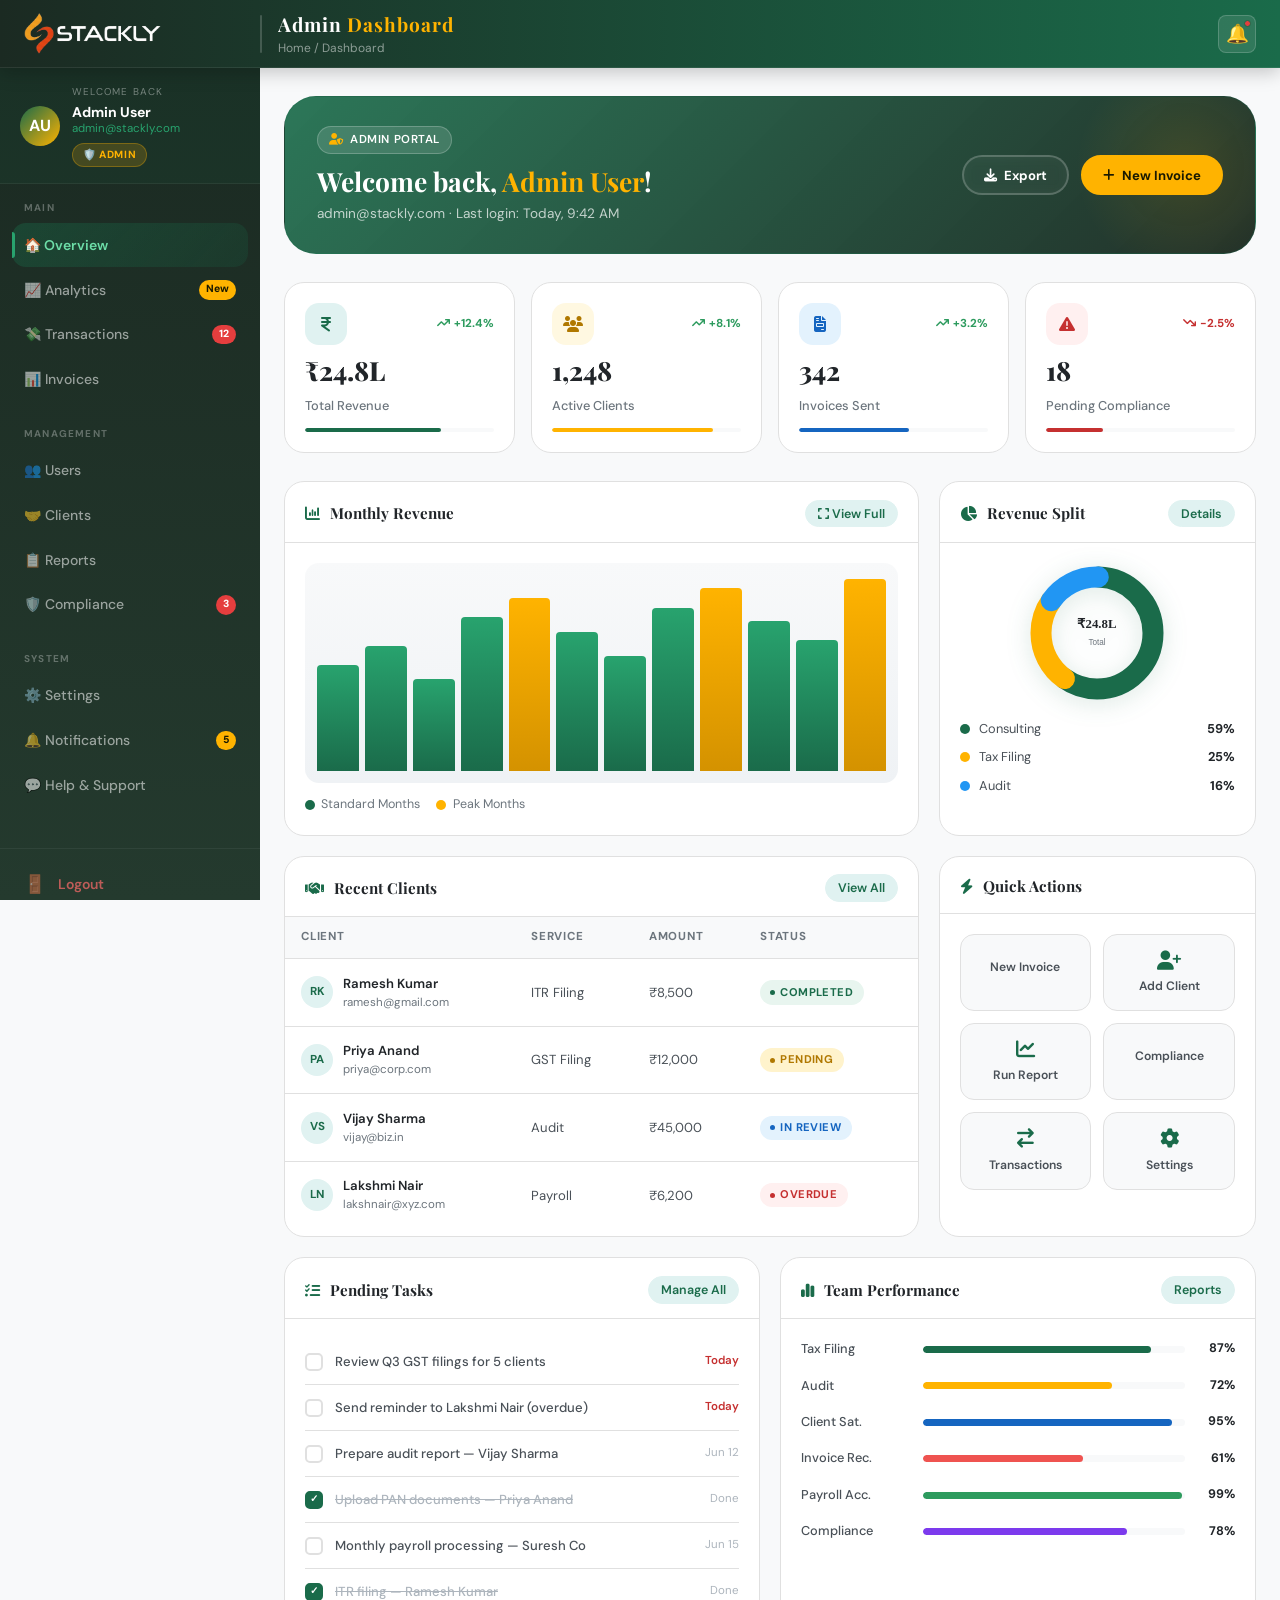
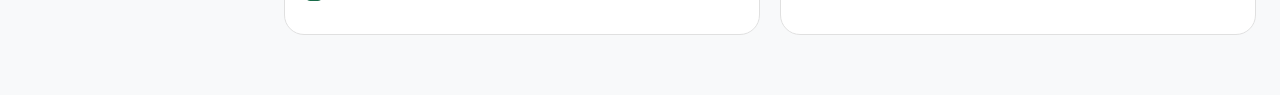
<file: guest-dashboard.html>
<!DOCTYPE html>
﻿<!DOCTYPE html>
<html lang="en">
<head>
  <meta charset="UTF-8">
  <meta name="viewport" content="width=device-width, initial-scale=1.0, maximum-scale=1">
  <link rel="icon" href="favicon.ico" type="image/x-icon" />
  <link rel="apple-touch-icon" href="assets/top-logo.webp">
  <title>My Account — Stackly Finance</title>
  <link rel="preconnect" href="https://fonts.googleapis.com">
  <link rel="preconnect" href="https://fonts.gstatic.com" crossorigin>
  <link href="https://fonts.googleapis.com/css2?family=Playfair+Display:wght@400;600;700;800&family=DM+Sans:wght@300;400;500;600;700&display=swap" rel="stylesheet">
  <link rel="stylesheet" href="https://cdnjs.cloudflare.com/ajax/libs/font-awesome/6.5.0/css/all.min.css" />
  <style>
    :root {
      --primary: #1A6B4A;
      --primary-light: #28A36E;
      --primary-pale: #E0F2EC;
      --primary-dark: #145238;
      --accent: #2ECC87;
      --accent2: #00C9A7;
      --secondary: #FFB300;
      --dark: #1C2B20;
      --dark2: #253428;
      --text: #2d3a30;
      --text-light: #6b7e72;
      --light: #f4faf7;
      --border: #C8E6D4;
      --border-light: #E0F2EC;
      --bg: #f0f7f3;
      --sidebar-w: 264px;
      --dash-header-h: 66px;
      --font-display: 'Playfair Display', Georgia, serif;
      --font-body: 'DM Sans', 'Segoe UI', sans-serif;
      --font-heading: 'DM Sans', 'Segoe UI', sans-serif;
      --radius: 14px;
      --radius-sm: 8px;
      --radius-lg: 20px;
      --radius-full: 9999px;
      --shadow: 0 4px 20px rgba(26,107,74,0.13);
      --shadow-lg: 0 12px 40px rgba(26,107,74,0.18);
      --transition: all 0.25s cubic-bezier(0.25,0.46,0.45,0.94);
      --ease-bounce: cubic-bezier(0.34,1.56,0.64,1);
    }
    *, *::before, *::after { margin:0; padding:0; box-sizing:border-box; }
    html { overflow-x:hidden; -webkit-text-size-adjust:100%; }
    body { font-family:var(--font-body); background:var(--bg); color:var(--text); overflow-x:hidden; -webkit-font-smoothing:antialiased; }
    a { color:inherit; text-decoration:none; }
    img { display:block; max-width:100%; }
    button { cursor:pointer; font-family:inherit; }

    .dashboard-wrap { display:flex; min-height:100vh; }

    .sidebar-overlay {
      display:none; position:fixed; inset:0;
      background:rgba(0,0,0,0.52); z-index:999;
      backdrop-filter:blur(2px);
    }
    .sidebar-overlay.show { display:block; }

    .sidebar {
      width:var(--sidebar-w);
      background:linear-gradient(180deg, var(--dark) 0%, var(--dark2) 100%);
      position:fixed; left:0; top:var(--dash-header-h); bottom:0; z-index:1000;
      display:flex; flex-direction:column;
      transition:var(--transition);
      overflow-y:auto; overflow-x:hidden;
      overscroll-behavior:contain;
    }
    .sidebar::-webkit-scrollbar { width:3px; }
    .sidebar::-webkit-scrollbar-thumb { background:var(--primary-light); border-radius:2px; }

    .sidebar-welcome {
      padding:18px 20px 16px;
      border-bottom:1px solid rgba(255,255,255,0.07);
      background:linear-gradient(180deg, rgba(26,107,74,0.18) 0%, transparent 100%);
    }
    .sidebar-welcome-label {
      font-size:0.68rem; letter-spacing:1.5px; text-transform:uppercase;
      color:rgba(255,255,255,0.4); margin-bottom:7px;
    }
    .sidebar-welcome-name {
      font-family:var(--font-display); font-size:1rem; color:white;
      margin-bottom:3px; line-height:1.3;
      word-break:break-word; overflow-wrap:break-word;
    }
    .sidebar-welcome-email { font-size:0.78rem; color:var(--accent2); word-break:break-all; overflow-wrap:break-word; line-height:1.35; }
    .sidebar-welcome-badge {
      display:inline-flex; align-items:center; gap:4px; margin-top:8px;
      background:rgba(255,179,0,0.18); border:1px solid rgba(255,179,0,0.3);
      color:var(--secondary); font-size:0.65rem; font-weight:700;
      padding:3px 10px; border-radius:var(--radius-full); letter-spacing:0.06em;
    }

    .sidebar-nav { flex:1; padding:14px 10px; }
    .sidebar-section { margin-bottom:18px; }
    .sidebar-section-title {
      font-size:0.62rem; letter-spacing:0.13em; text-transform:uppercase;
      color:rgba(255,255,255,0.28); padding:0 10px 8px; font-weight:700;
    }
    .sidebar-link {
      display:flex; align-items:center; gap:12px; padding:10px 10px;
      color:rgba(255,255,255,0.55); font-size:0.875rem; font-weight:500;
      transition:var(--transition); cursor:pointer;
      text-decoration:none; white-space:nowrap; position:relative;
      border-radius:var(--radius-sm);
    }
    .sidebar-link::before {
      content:''; position:absolute; left:0; top:18%; bottom:18%;
      width:3px; background:var(--accent);
      border-radius:0 3px 3px 0;
      transform:scaleY(0); transition:transform 0.3s ease;
    }
    .sidebar-link:hover { background:rgba(255,255,255,0.06); color:rgba(255,255,255,0.9); }
    .sidebar-link.active {
      background:linear-gradient(135deg, rgba(26,107,74,0.28) 0%, rgba(46,204,135,0.10) 100%);
      color:#fff; font-weight:600;
    }
    .sidebar-link:hover::before, .sidebar-link.active::before { transform:scaleY(1); }
    .sidebar-link-icon { font-size:1.1rem; width:22px; text-align:center; flex-shrink:0; }
    .sidebar-link-badge {
      margin-left:auto; background:var(--primary); color:white; font-size:0.65rem;
      padding:2px 7px; border-radius:var(--radius-full); font-weight:800;
    }

    .sidebar-footer { padding:10px; border-top:1px solid rgba(255,255,255,0.07); }
    .sidebar-logout {
      display:flex; align-items:center; gap:12px; padding:10px;
      border-radius:var(--radius-sm); font-size:0.875rem; font-weight:600;
      color:rgba(239,83,80,0.75); cursor:pointer; transition:var(--transition); width:100%;
      background:none; border:none;
    }
    .sidebar-logout:hover { background:rgba(229,57,53,0.12); color:#fc8181; }

    .main-content {
      flex:1; margin-left:var(--sidebar-w);
      transition:var(--transition); padding-top:var(--dash-header-h);
      min-width:0; max-width:100%; width:calc(100% - var(--sidebar-w));
    }

    .top-header {
      position:fixed; top:0; left:0; width:100%; height:var(--dash-header-h);
      z-index:1100; background:var(--dark);
      backdrop-filter:blur(12px);
      display:flex; align-items:center;
      padding:0 20px; gap:12px;
      border-bottom:1px solid rgba(255,255,255,0.08);
      box-shadow:0 4px 20px rgba(0,0,0,0.25);
    }

    .header-logo-zone {
      width:calc(var(--sidebar-w) - 40px);
      flex-shrink:0;
      display:flex; align-items:center; gap:10px;
    }
    .header-logo {
      display:flex; align-items:center; flex-shrink:0;
      text-decoration:none; height:46px;
    }
    .header-logo img {
      height:42px; width:auto; max-width:140px; object-fit:contain;
    }
    .header-logo-fallback {
      font-family:var(--font-display); font-size:1.35rem;
      color:var(--accent); letter-spacing:2px;
    }
    .header-separator {
      width:1.5px; height:38px;
      background:rgba(255,255,255,0.12);
      border-radius:1px; flex-shrink:0;
    }
    .header-meta { flex:1; min-width:0; overflow:hidden; }
    .header-title {
      font-family:var(--font-display); font-size:1.2rem; color:#fff;
      letter-spacing:1px; white-space:nowrap; overflow:hidden; text-overflow:ellipsis;
    }
    .header-breadcrumb {
      font-size:0.75rem; color:rgba(255,255,255,0.5);
      white-space:nowrap; overflow:hidden; text-overflow:ellipsis;
    }
    .header-right { display:flex; align-items:center; gap:8px; flex-shrink:0; margin-left:auto; }

    .menu-toggle {
      display:none; flex-shrink:0;
      background:rgba(255,255,255,0.1); border:1.5px solid rgba(255,255,255,0.2);
      border-radius:9px; cursor:pointer; color:#fff;
      width:40px; height:40px; position:relative;
      align-items:center; justify-content:center;
    }
    .menu-toggle span {
      position:absolute; left:50%; top:50%;
      transform:translate(-50%,-50%); transition:var(--transition);
      line-height:1; font-size:1.1rem;
    }
    .menu-toggle .close-icon { opacity:0; transform:translate(-50%,-50%) rotate(-90deg); }
    .menu-toggle.open .menu-icon { opacity:0; transform:translate(-50%,-50%) rotate(90deg); }
    .menu-toggle.open .close-icon { opacity:1; transform:translate(-50%,-50%) rotate(0deg); }

    .header-icon-btn {
      width:40px; height:40px;
      background:rgba(255,255,255,0.08); border:1px solid rgba(255,255,255,0.16);
      border-radius:50%; display:flex; align-items:center; justify-content:center;
      font-size:1.05rem; cursor:pointer; transition:var(--transition);
      position:relative; text-decoration:none; color:#fff;
    }
    .header-icon-btn:hover { background:var(--primary); border-color:var(--primary); transform:scale(1.1); }
    .header-notif-badge {
      position:absolute; top:-2px; right:-2px; width:17px; height:17px;
      background:var(--primary-light); color:white; font-size:0.6rem;
      border-radius:50%; display:flex; align-items:center; justify-content:center;
      font-weight:800; border:2px solid var(--dark);
    }

    .dashboard-content { padding:28px 32px; max-width:100%; box-sizing:border-box; }
    body.no-scroll { overflow:hidden; }

    .welcome-banner {
      background:linear-gradient(135deg, var(--primary) 0%, var(--primary-light) 60%, var(--accent) 100%);
      border-radius:var(--radius-lg); padding:32px; color:white;
      margin-bottom:28px; position:relative; overflow:hidden;
      animation:slideIn 0.5s ease forwards;
    }
    .welcome-banner::before {
      content:''; position:absolute; right:-10px; top:50%;
      transform:translateY(-50%); font-size:5.5rem; opacity:0.1; pointer-events:none;
    }
    .welcome-banner h2 {
      font-family:var(--font-display); font-size:1.75rem; letter-spacing:1.5px;
      margin-bottom:8px; position:relative;
      word-break:break-word; overflow-wrap:break-word;
    }
    .welcome-banner p { opacity:0.9; font-size:0.93rem; position:relative; max-width:480px; line-height:1.6; }
    .welcome-banner-btns { display:flex; gap:12px; margin-top:18px; position:relative; flex-wrap:wrap; }

    .btn {
      display:inline-flex; align-items:center; gap:6px;
      padding:10px 20px; border-radius:var(--radius-full);
      font-family:var(--font-body); font-size:0.875rem; font-weight:600;
      cursor:pointer; transition:var(--transition); border:2px solid transparent;
      text-decoration:none;
    }
    .btn-primary { background:var(--primary); color:white; border-color:var(--primary); }
    .btn-primary:hover { background:var(--primary-dark); border-color:var(--primary-dark); transform:translateY(-2px); box-shadow:var(--shadow); }
    .btn-outline { background:transparent; color:white; border-color:rgba(255,255,255,0.6); }
    .btn-outline:hover { background:rgba(255,255,255,0.15); }
    .btn-dark { background:var(--dark); color:white; }
    .btn-dark:hover { background:white; color:var(--dark); }
    .btn-sm { padding:7px 16px; font-size:0.82rem; }
    .btn-green { background:var(--primary); color:#fff; border-color:var(--primary); }
    .btn-green:hover { background:var(--primary-light); transform:translateY(-2px); }

    .profile-card {
      background:white; border-radius:var(--radius-lg); padding:28px;
      border:1.5px solid var(--border); text-align:center; margin-bottom:28px;
      transition:var(--transition); animation:slideIn 0.5s 0.1s ease both;
    }
    .profile-card:hover { box-shadow:var(--shadow-lg); border-color:var(--primary); }
    .profile-avatar {
      width:88px; height:88px;
      background:linear-gradient(135deg, var(--primary), var(--accent));
      border-radius:50%; display:flex; align-items:center; justify-content:center;
      font-size:2.4rem; margin:0 auto 14px;
      border:4px solid white; box-shadow:0 8px 28px rgba(26,107,74,0.3);
      animation:floatAvatar 3s ease-in-out infinite;
    }
    @keyframes floatAvatar { 0%,100%{transform:translateY(0);} 50%{transform:translateY(-7px);} }
    .profile-name { font-family:var(--font-display); font-size:1.45rem; color:var(--dark); letter-spacing:1px; margin-bottom:5px; word-break:break-word; overflow-wrap:break-word; }
    .profile-email { color:var(--text-light); font-size:0.88rem; margin-bottom:14px; word-break:break-all; overflow-wrap:break-word; }
    .profile-meta { display:flex; justify-content:center; gap:24px; flex-wrap:wrap; }
    .profile-meta-item { text-align:center; }
    .profile-meta-value { font-family:var(--font-display); font-size:1.3rem; color:var(--primary); font-weight:700; }
    .profile-meta-label { font-size:0.72rem; color:var(--text-light); text-transform:uppercase; letter-spacing:1px; }
    .profile-badge {
      display:inline-flex; align-items:center; gap:5px;
      background:rgba(255,179,0,0.12); border:1px solid rgba(255,179,0,0.3);
      color:#9A6700; font-size:0.78rem; font-weight:600;
      padding:5px 14px; border-radius:20px; margin-top:14px;
    }

    .stats-row {
      display:grid; grid-template-columns:repeat(4,1fr);
      gap:18px; margin-bottom:28px;
    }
    .stat-card {
      background:white; border-radius:var(--radius); padding:20px;
      border:1.5px solid var(--border); transition:var(--transition);
      text-align:center; animation:slideIn 0.5s ease both;
    }
    .stat-card:hover { transform:translateY(-5px); box-shadow:var(--shadow); border-color:var(--primary); }
    .stat-card-icon {
      width:52px; height:52px; border-radius:50%;
      display:flex; align-items:center; justify-content:center;
      font-size:1.5rem; margin:0 auto 12px; transition:var(--transition);
    }
    .stat-card-icon.green { background:rgba(26,107,74,0.1); }
    .stat-card-icon.gold { background:rgba(255,179,0,0.12); }
    .stat-card-icon.teal { background:rgba(0,201,167,0.1); }
    .stat-card-icon.emerald { background:rgba(46,204,135,0.12); }
    .stat-card:hover .stat-card-icon { transform:scale(1.15) rotate(10deg); }
    .stat-card-value { font-family:var(--font-display); font-size:1.55rem; color:var(--dark); font-weight:700; }
    .stat-card-label { font-size:0.78rem; color:var(--text-light); margin-top:4px; }

    .section-card {
      background:white; border-radius:var(--radius-lg); padding:24px;
      border:1.5px solid var(--border); max-width:100%; box-sizing:border-box;
      margin-bottom:20px; min-width:0;
    }
    .section-card-header {
      display:flex; justify-content:space-between; align-items:center; margin-bottom:20px;
      flex-wrap:wrap; gap:10px;
    }
    .section-card-title { font-family:var(--font-display); font-size:1.1rem; color:var(--dark); font-weight:700; }

    .two-col { display:grid; grid-template-columns:1fr 1fr; gap:20px; margin-bottom:20px; min-width:0; }
    .two-col > * { min-width:0; overflow:hidden; }

    .order-card {
      background:var(--light); border-radius:var(--radius); padding:16px;
      border:1.5px solid var(--border-light); transition:var(--transition);
      margin-bottom:12px; display:flex; gap:14px; align-items:center;
      min-width:0; overflow:hidden;
    }
    .order-card:hover { transform:translateX(4px); border-color:var(--primary); box-shadow:var(--shadow); }
    .order-img {
      width:68px; height:68px; border-radius:var(--radius-sm);
      object-fit:cover; flex-shrink:0;
    }
    .order-img-placeholder {
      width:68px; height:68px; border-radius:var(--radius-sm);
      background:linear-gradient(135deg, var(--primary-pale), var(--border));
      display:flex; align-items:center; justify-content:center;
      font-size:1.8rem; flex-shrink:0;
    }
    .order-details { flex:1; min-width:0; }
    .order-name { font-family:var(--font-heading); font-size:0.95rem; font-weight:600; color:var(--dark); margin-bottom:3px; }
    .order-meta { font-size:0.78rem; color:var(--text-light); margin-bottom:7px; }
    .order-status {
      display:inline-flex; align-items:center; gap:5px;
      padding:3px 10px; border-radius:12px; font-size:0.73rem; font-weight:600;
    }
    .status-confirmed { background:rgba(26,107,74,0.1); color:var(--primary); }
    .status-pending { background:rgba(255,179,0,0.15); color:#9A6700; }
    .status-cancelled { background:rgba(239,83,80,0.1); color:#c0392b; }
    .status-dot { width:5px; height:5px; border-radius:50%; background:currentColor; }
    .order-price { font-family:var(--font-display); font-size:1.2rem; color:var(--primary); font-weight:700; flex-shrink:0; }

    .order-action-btn {
      padding:5px 12px; border-radius:var(--radius-full);
      font-size:0.72rem; font-weight:700;
      border:1.5px solid var(--primary); color:var(--primary);
      background:transparent; transition:var(--transition); cursor:pointer;
      white-space:nowrap;
    }
    .order-action-btn:hover { background:var(--primary); color:white; }

    .res-item {
      display:flex; gap:14px; padding:14px; background:var(--light);
      border-radius:var(--radius-sm); margin-bottom:10px; transition:var(--transition);
      border-left:3px solid transparent; align-items:center;
    }
    .res-item:hover { border-left-color:var(--primary); transform:translateX(4px); background:var(--primary-pale); }
    .res-date {
      width:52px; height:52px; background:var(--primary); border-radius:var(--radius-sm);
      display:flex; flex-direction:column; align-items:center; justify-content:center;
      color:white; flex-shrink:0;
    }
    .res-date-day { font-family:var(--font-display); font-size:1.2rem; line-height:1; font-weight:700; }
    .res-date-month { font-size:0.68rem; text-transform:uppercase; opacity:0.85; }
    .res-details h4 { font-weight:600; font-size:0.92rem; color:var(--dark); margin-bottom:3px; }
    .res-details p { font-size:0.78rem; color:var(--text-light); }
    .res-badge {
      margin-left:auto; padding:3px 10px; border-radius:var(--radius-full);
      font-size:0.68rem; font-weight:700; flex-shrink:0;
    }
    .res-badge.confirmed { background:rgba(26,107,74,0.1); color:var(--primary); }
    .res-badge.upcoming { background:rgba(255,179,0,0.12); color:#9A6700; }

    .fav-grid { display:grid; grid-template-columns:repeat(3,1fr); gap:14px; }
    .fav-item {
      background:white; border-radius:var(--radius); overflow:hidden;
      border:1.5px solid var(--border); transition:var(--transition); cursor:pointer;
    }
    .fav-item:hover { transform:translateY(-5px); border-color:var(--primary); box-shadow:var(--shadow); }
    .fav-item-img { width:100%; height:120px; object-fit:cover; transition:transform 0.5s ease; }
    .fav-item-img-placeholder {
      width:100%; height:120px;
      background:linear-gradient(135deg, var(--primary-pale), var(--border));
      display:flex; align-items:center; justify-content:center; font-size:2.5rem;
    }
    .fav-item:hover .fav-item-img { transform:scale(1.08); }
    .fav-item-body { padding:12px; }
    .fav-item-name { font-weight:600; font-size:0.87rem; color:var(--dark); margin-bottom:2px; }
    .fav-item-desc { font-size:0.72rem; color:var(--text-light); margin-bottom:5px; line-height:1.4; }
    .fav-item-price { font-family:var(--font-display); font-size:1.05rem; color:var(--primary); font-weight:700; }
    .fav-item-footer { display:flex; justify-content:space-between; align-items:center; margin-top:8px; }
    .fav-heart { font-size:1rem; color:#e74c3c; }

    .reward-card {
      background:linear-gradient(135deg, var(--dark) 0%, var(--dark2) 100%);
      border-radius:var(--radius-lg); padding:24px; color:white;
      position:relative; overflow:hidden; margin-bottom:24px;
    }
    .reward-card::before {
      content:'⭐'; position:absolute; right:-15px; top:-15px;
      font-size:8rem; opacity:0.04; pointer-events:none;
    }
    .reward-card-title { font-family:var(--font-display); font-size:1.35rem; letter-spacing:1.5px; margin-bottom:7px; }
    .reward-card-text { color:rgba(255,255,255,0.68); font-size:0.88rem; margin-bottom:14px; line-height:1.55; }
    .reward-progress {
      background:rgba(255,255,255,0.1); border-radius:10px; height:9px;
      overflow:hidden; margin-bottom:8px;
    }
    .reward-progress-bar {
      height:100%;
      background:linear-gradient(to right, var(--primary-light), var(--accent));
      border-radius:10px; width:65%; transition:width 1.2s ease;
    }
    .reward-progress-text { font-size:0.78rem; color:rgba(255,255,255,0.55); }
    .reward-tiers { display:flex; gap:10px; margin-top:14px; flex-wrap:wrap; }
    .reward-tier {
      background:rgba(255,255,255,0.07); border:1px solid rgba(255,255,255,0.12);
      border-radius:var(--radius-sm); padding:8px 14px; text-align:center; flex:1; min-width:70px;
    }
    .reward-tier.active { background:rgba(26,107,74,0.3); border-color:var(--accent2); }
    .reward-tier-name { font-size:0.72rem; color:rgba(255,255,255,0.5); text-transform:uppercase; letter-spacing:0.08em; }
    .reward-tier-pts { font-family:var(--font-display); font-size:1rem; color:white; font-weight:700; }
    .reward-tier.active .reward-tier-name { color:var(--accent2); }

    .insight-panel {
      background:linear-gradient(180deg, var(--light) 0%, #fff 100%);
      border:1.5px solid var(--border-light); border-radius:var(--radius);
      padding:16px; display:flex; flex-direction:column; gap:12px;
      min-width:0; overflow:hidden;
    }
    .insight-panel.dark {
      background:linear-gradient(135deg, var(--dark) 0%, var(--dark2) 100%);
      color:#fff; border-color:rgba(255,255,255,0.07);
    }
    .insight-kicker {
      font-size:0.68rem; letter-spacing:1.5px; text-transform:uppercase;
      color:var(--primary); font-weight:700;
    }
    .insight-panel.dark .insight-kicker { color:var(--accent2); }
    .insight-title { font-family:var(--font-display); font-size:1.1rem; color:var(--dark); letter-spacing:0.5px; word-break:break-word; }
    .insight-panel.dark .insight-title { color:#fff; }
    .insight-text { color:var(--text-light); font-size:0.82rem; line-height:1.6; word-break:break-word; }
    .insight-panel.dark .insight-text { color:rgba(255,255,255,0.62); }
    .insight-stat-row { display:grid; grid-template-columns:repeat(2,1fr); gap:8px; min-width:0; }
    .insight-stat {
      background:rgba(255,255,255,0.7); border:1px solid var(--border-light);
      border-radius:var(--radius-sm); padding:10px; min-width:0; overflow:hidden;
    }
    .insight-panel.dark .insight-stat { background:rgba(255,255,255,0.07); border-color:rgba(255,255,255,0.09); }
    .insight-stat strong { display:block; color:var(--dark); font-family:var(--font-display); font-size:1.05rem; word-break:break-all; }
    .insight-panel.dark .insight-stat strong { color:#fff; }
    .insight-stat span { display:block; color:var(--text-light); font-size:0.68rem; margin-top:2px; }
    .insight-panel.dark .insight-stat span { color:rgba(255,255,255,0.52); }

    .mini-list { display:flex; flex-direction:column; gap:8px; }
    .mini-list-item {
      display:flex; justify-content:space-between; gap:10px; align-items:center;
      padding:8px 0; border-top:1px solid var(--border-light); font-size:0.8rem;
    }
    .mini-list-item:first-child { border-top:0; padding-top:0; }
    .mini-list-item b { color:var(--dark); font-weight:600; }
    .mini-list-item span { color:var(--text-light); text-align:right; }
    .insight-panel.dark .mini-list-item { border-color:rgba(255,255,255,0.08); }
    .insight-panel.dark .mini-list-item b { color:#fff; }
    .insight-panel.dark .mini-list-item span { color:rgba(255,255,255,0.55); }

    .offers-grid { display:grid; grid-template-columns:repeat(2,1fr); gap:14px; }
    .offer-card {
      border-radius:var(--radius); padding:20px; color:white;
      position:relative; overflow:hidden; transition:var(--transition);
    }
    .offer-card:hover { transform:translateY(-4px); box-shadow:var(--shadow-lg); }
    .offer-card::after { content:''; position:absolute; inset:0; pointer-events:none; }
    .offer-card-discount {
      font-family:var(--font-display); font-size:1.3rem; letter-spacing:1.5px; margin-bottom:6px; font-weight:700;
    }
    .offer-card-desc { font-size:0.87rem; opacity:0.9; margin-bottom:12px; line-height:1.5; }
    .offer-code {
      background:rgba(255,255,255,0.2); padding:6px 14px; border-radius:20px;
      font-weight:700; font-size:0.78rem; display:inline-block;
    }
    .offer-emoji { position:absolute; right:-10px; top:-10px; font-size:5rem; opacity:0.1; pointer-events:none; }
    .offer-expiry { font-size:0.72rem; opacity:0.65; margin-top:8px; }

    .coupons-grid {
      display:grid; grid-template-columns:repeat(3,1fr); gap:14px;
      overflow-x:scroll;
      overflow-y:hidden;
      padding:8px 8px 16px 8px;
      margin:-8px -8px 0 -8px;
      scrollbar-width:thin;
      scrollbar-color:var(--primary) var(--border-light);
    }
    .coupons-grid::-webkit-scrollbar { height:6px; }
    .coupons-grid::-webkit-scrollbar-track { background:var(--border-light); border-radius:10px; }
    .coupons-grid::-webkit-scrollbar-thumb { background:var(--primary); border-radius:10px; }
    .coupon-card {
      background:white; border-radius:var(--radius); padding:18px; text-align:center;
      border:2px dashed var(--primary); transition:var(--transition); position:relative; overflow:hidden;
    }
    .coupon-card:hover { transform:translateY(-3px); box-shadow:var(--shadow); }
    .coupon-card::before, .coupon-card::after {
      content:''; position:absolute; width:18px; height:18px; background:var(--bg);
      border-radius:50%; top:50%; transform:translateY(-50%);
    }
    .coupon-card::before { left:-9px; }
    .coupon-card::after { right:-9px; }
    .coupon-value { font-family:var(--font-display); font-size:1.4rem; color:var(--primary); font-weight:800; margin-bottom:5px; }
    .coupon-desc { font-size:0.78rem; color:var(--text-light); margin-bottom:10px; line-height:1.4; }
    .coupon-code {
      background:var(--primary-pale); padding:5px 12px; border-radius:15px;
      font-weight:700; font-size:0.72rem; color:var(--primary); display:inline-block; letter-spacing:0.05em;
    }
    .coupon-expiry { font-size:0.68rem; color:var(--text-light); margin-top:7px; }

    .notif-list { display:flex; flex-direction:column; gap:10px; }
    .notif-item {
      display:flex; gap:12px; padding:14px 16px; background:var(--light);
      border-radius:var(--radius-sm); border-left:3px solid var(--primary);
      transition:var(--transition); align-items:flex-start;
    }
    .notif-item:hover { background:var(--primary-pale); transform:translateX(3px); }
    .notif-item.gold { border-left-color:var(--secondary); }
    .notif-item.teal { border-left-color:var(--accent2); }
    .notif-icon { font-size:1.4rem; flex-shrink:0; margin-top:1px; }
    .notif-body { flex:1; min-width:0; }
    .notif-text { font-weight:600; font-size:0.88rem; color:var(--dark); line-height:1.4; }
    .notif-time { font-size:0.72rem; color:var(--text-light); margin-top:3px; }
    .notif-unread {
      width:8px; height:8px; background:var(--primary); border-radius:50%;
      flex-shrink:0; margin-top:5px;
    }

    .settings-grid { display:grid; grid-template-columns:1.2fr 0.8fr; gap:16px; }
    .settings-stack { display:flex; flex-direction:column; gap:14px; }
    .settings-panel {
      background:var(--light); border:1.5px solid var(--border-light);
      border-radius:var(--radius); padding:18px;
    }
    .settings-panel-title {
      font-weight:700; color:var(--dark); font-size:0.93rem;
      margin-bottom:14px; display:flex; align-items:center; gap:7px;
    }
    .settings-fields { display:grid; grid-template-columns:1fr 1fr; gap:12px; }
    .settings-field label {
      display:block; font-weight:700; font-size:0.68rem; letter-spacing:1.2px;
      text-transform:uppercase; color:var(--text-light); margin-bottom:6px;
    }
    .settings-input {
      width:100%; padding:11px 13px;
      border:1.5px solid var(--border);
      border-radius:var(--radius-sm);
      font-family:var(--font-body); font-size:0.87rem; background:#fff;
      transition:border-color 0.2s;
      color:var(--text);
    }
    .settings-input:focus { outline:none; border-color:var(--primary); }
    .settings-option {
      display:flex; justify-content:space-between; gap:12px; align-items:center;
      padding:11px 0; border-top:1px solid var(--border-light);
    }
    .settings-option:first-of-type { border-top:0; padding-top:0; }
    .settings-option b { display:block; font-size:0.84rem; color:var(--dark); font-weight:600; }
    .settings-option span { display:block; font-size:0.73rem; color:var(--text-light); margin-top:2px; }
    .settings-toggle {
      width:44px; height:24px; border-radius:20px; border:0;
      background:var(--primary); position:relative; flex-shrink:0; cursor:pointer;
      transition:background 0.2s;
    }
    .settings-toggle::after {
      content:''; position:absolute; width:18px; height:18px; border-radius:50%;
      background:#fff; right:3px; top:3px; box-shadow:0 2px 5px rgba(0,0,0,0.18);
      transition:right 0.2s, left 0.2s;
    }
    .settings-toggle.off { background:#bac9bf; }
    .settings-toggle.off::after { right:auto; left:3px; }

    .loyalty-grid { display:grid; grid-template-columns:1fr 1fr; gap:14px; margin-top:14px; }
    .loyalty-hist-item {
      display:flex; align-items:center; gap:12px; padding:12px;
      background:var(--light); border-radius:var(--radius-sm); border:1.5px solid var(--border-light);
    }
    .loyalty-hist-icon {
      width:38px; height:38px; border-radius:50%;
      display:flex; align-items:center; justify-content:center; font-size:1.1rem; flex-shrink:0;
    }
    .loyalty-hist-icon.earn { background:rgba(26,107,74,0.12); }
    .loyalty-hist-icon.redeem { background:rgba(255,179,0,0.12); }
    .loyalty-hist-body { flex:1; }
    .loyalty-hist-title { font-weight:600; font-size:0.82rem; color:var(--dark); }
    .loyalty-hist-date { font-size:0.7rem; color:var(--text-light); margin-top:2px; }
    .loyalty-hist-pts { font-family:var(--font-display); font-size:1rem; font-weight:700; flex-shrink:0; }
    .loyalty-hist-pts.positive { color:var(--primary); }
    .loyalty-hist-pts.negative { color:#c0392b; }

    .spend-bars { display:flex; align-items:flex-end; gap:6px; height:80px; margin-top:8px; }
    .spend-bar-wrap { flex:1; display:flex; flex-direction:column; align-items:center; gap:4px; }
    .spend-bar {
      width:100%; border-radius:4px 4px 0 0;
      background:linear-gradient(to top, var(--primary), var(--accent));
      transition:height 1s ease, opacity 0.3s;
      min-height:4px;
    }
    .spend-bar.faded { opacity:0.35; }
    .spend-bar-label { font-size:0.62rem; color:var(--text-light); }

    @keyframes slideIn { from{opacity:0;transform:translateY(16px);}to{opacity:1;transform:translateY(0);} }
    .animate-in { animation:slideIn 0.45s ease both; }
    .delay-1 { animation-delay:0.08s; }
    .delay-2 { animation-delay:0.16s; }
    .delay-3 { animation-delay:0.24s; }
    .delay-4 { animation-delay:0.32s; }

    .toast-popup {
      position:fixed; top:80px; right:20px;
      background:white; border:1.5px solid var(--border);
      border-left:4px solid var(--primary);
      border-radius:var(--radius); padding:14px 18px;
      font-size:0.875rem; color:var(--dark);
      z-index:9999; max-width:290px;
      transform:translateX(130%); transition:transform 0.4s var(--ease-bounce);
      box-shadow:var(--shadow-lg);
    }
    .toast-popup.show { transform:translateX(0); }
    .toast-popup strong { display:block; margin-bottom:3px; font-size:0.92rem; }

    @media (max-width:1200px) {
      .stats-row { grid-template-columns:repeat(2,1fr); }
      .fav-grid { grid-template-columns:repeat(2,1fr); }
      .coupons-grid { grid-template-columns:repeat(2,1fr); }
      .settings-grid { grid-template-columns:1fr; }
    }
    @media (max-width:992px) {
      :root { --dash-header-h:60px; }
      .sidebar {
        transform:translateX(-100%);
        width:min(272px, 88vw);
        top:var(--dash-header-h);
        height:calc(100dvh - var(--dash-header-h)); bottom:auto;
        z-index:1050;
      }
      .sidebar.open { transform:translateX(0); }
      .sidebar-overlay { top:var(--dash-header-h); height:calc(100dvh - var(--dash-header-h)); }
      .main-content {
        margin-left:0;
        width:100%;
        max-width:100vw;
        overflow-x:hidden;
        padding-top:var(--dash-header-h);
      }
      .menu-toggle { display:flex; }
      .dashboard-content { width:100%; max-width:100%; overflow-x:hidden; box-sizing:border-box; }

      .top-header {
        position:fixed; left:0; right:0; top:0; width:100%;
        padding:0 12px; gap:8px;
        background:var(--dark);
        border-bottom:1px solid rgba(255,255,255,0.08);
        justify-content:flex-start;
      }
      .header-logo-zone {
        width:auto; flex:1;
        display:flex; align-items:center; gap:8px; min-width:0;
      }
      .header-separator { display:none; }
      .header-meta { display:none; }
      .header-right { margin-left:0; }

      .two-col { grid-template-columns:1fr; width:100%; }
      .two-col > * { width:100%; min-width:0; max-width:100%; overflow:hidden; }
    }
    @media (max-width:768px) {
      .dashboard-content { padding:18px 14px; }
      .two-col { grid-template-columns:1fr; width:100%; }
      .two-col > * { width:100%; min-width:0; max-width:100%; }
      .offers-grid { grid-template-columns:1fr; }
      .loyalty-grid { grid-template-columns:1fr; }
      .welcome-banner { padding:22px 18px; }
      .welcome-banner h2 { font-size:1.4rem; }
      .welcome-banner::before { font-size:3rem; right:-20px; }
      
      .chart-container { padding-bottom: 4px; }
      .chart-container svg { min-height:220px; width:100%; }
    }
    @media (max-width:600px) {
      .stats-row { grid-template-columns:1fr 1fr; }
      .fav-grid { grid-template-columns:1fr; }
      
      .coupons-grid {
        display:flex !important;
        flex-direction:row !important;
        grid-template-columns:unset !important;
        overflow-x:scroll !important;
        gap:12px;
        padding:8px 8px 16px 8px !important;
        margin:-8px -8px 0 -8px !important;
        -webkit-overflow-scrolling:touch;
        
        overflow-y:hidden;
        scrollbar-width:thin;
        scrollbar-color:var(--primary) var(--border-light);
      }
      .coupons-grid::-webkit-scrollbar { height:6px; display:block; }
      .coupons-grid::-webkit-scrollbar-track { background:var(--border-light); border-radius:10px; }
      .coupons-grid::-webkit-scrollbar-thumb { background:var(--primary); border-radius:10px; }
      .coupons-grid > .coupon-card { min-width:190px; flex:0 0 auto; }
      .order-card { flex-direction:column; text-align:center; }
      .order-card:hover { transform:none; }
      .order-img, .order-img-placeholder { width:100%; height:140px; flex-shrink:unset; }
      .res-item { flex-wrap:nowrap; }
      .res-item:hover { transform:none; }
      .res-details { flex:1; min-width:0; overflow:hidden; }
      .res-details h4 { white-space:normal; word-break:break-word; }
      .res-badge { flex-shrink:0; white-space:nowrap; }
      .profile-card { padding:20px 16px; }
      .profile-avatar { width:72px; height:72px; font-size:2rem; }
      .reward-tiers { gap:6px; }
      .settings-fields { grid-template-columns:1fr; }
      
      .chart-container { min-height:180px; }
      .chart-container svg { min-height:180px; }
    }
    @media (max-width:400px) {
      .stats-row { grid-template-columns:1fr 1fr; }
      .header-icon-btn { width:36px; height:36px; font-size:0.95rem; }
      .header-logo img { height:32px; }
      .menu-toggle { width:36px; height:36px; }
      .res-item { gap:8px; padding:10px; }
      .res-date { width:44px; height:44px; }
      .res-date-day { font-size:1rem; }
    }

    .settings-fields-custom {
      display: grid;
      grid-template-columns: 1fr 1fr;
      gap: 16px;
      margin-top: 8px;
    }
    @media (max-width: 600px) {
      .settings-fields-custom {
        grid-template-columns: 1fr;
      }
    }
    .settings-field-custom {
      margin-bottom: 12px;
      position: relative;
    }
    .settings-field-label-custom {
      display: block;
      font-size: 0.82rem;
      font-weight: 600;
      color: var(--dark);
      margin-bottom: 6px;
    }
    .settings-input-custom {
      width: 100%;
      padding: 0.85rem 1rem 0.85rem 2.75rem;
      background: #ffffff;
      border: 1.5px solid var(--border);
      border-radius: 8px;
      font-family: var(--font-body);
      font-size: 0.9rem;
      color: var(--text);
      transition: border-color 0.2s ease, box-shadow 0.2s ease;
    }
    .settings-input-custom:focus {
      border-color: var(--primary);
      box-shadow: 0 0 0 3.5px rgba(26, 107, 74, 0.10);
      outline: none;
    }
    .settings-icon-custom {
      position: absolute;
      left: 1rem;
      top: 50%;
      transform: translateY(-50%);
      color: var(--text-light);
      font-size: 0.95rem;
      pointer-events: none;
      transition: color 0.2s ease;
    }
    .settings-input-custom:focus + .settings-icon-custom {
      color: var(--primary);
    }
    .settings-error-custom {
      font-size: 0.78rem;
      color: #E53E3E;
      margin-top: 0.3rem;
      display: none;
    }
    .settings-field-custom.has-error .settings-error-custom {
      display: block;
    }
    .settings-field-custom.has-error .settings-input-custom {
      border-color: #E53E3E;
      box-shadow: 0 0 0 3.5px rgba(229, 62, 62, 0.10);
    }
    .settings-field-custom.has-error .settings-icon-custom {
      color: #E53E3E !important;
    }
  </style>
</head>
<body>

<div class="sidebar-overlay" id="sidebarOverlay" onclick="toggleSidebar()"></div>
<div class="sidebar-overlay" id="sidebarOverlay" onclick="closeSidebar()"></div>

<div class="toast-popup" id="toastPopup">
  <strong>Feature Unavailable</strong>
  This page is not available yet.
</div>

<div class="dashboard-wrap">

  <aside class="sidebar" id="sidebar">

    <div class="sidebar-welcome">
      <p class="sidebar-welcome-label">Welcome back</p>
      <div class="sidebar-welcome-name" id="userName">Guest User</div>
      <div class="sidebar-welcome-email" id="userEmail">guest@example.com</div>
      <div class="sidebar-welcome-badge">⭐ Silver Partner</div>
    </div>

    <nav class="sidebar-nav">
      
      <div class="sidebar-section">
        <div class="sidebar-section-title">My Account</div>
        <a href="dashboard-guest.html" class="sidebar-link active" onclick="showSection('dashboardHome', event)">
          <span class="sidebar-link-icon">🏠</span>
          <span class="sidebar-link-text">Dashboard</span>
        </a>
        <a href="#orders" class="sidebar-link" onclick="showSection('ordersSection', event)">
          <span class="sidebar-link-icon">📊</span>
          <span class="sidebar-link-text">My Invoices</span>
          <span class="sidebar-link-badge">3</span>
        </a>
        <a href="#reservations" class="sidebar-link" onclick="showSection('reservationsSection', event)">
          <span class="sidebar-link-icon">📅</span>
          <span class="sidebar-link-text">Consultations</span>
        </a>
        <a href="#favorites" class="sidebar-link" onclick="showSection('favoritesSection', event)">
          <span class="sidebar-link-icon">❤️</span>
          <span class="sidebar-link-text">Saved Services</span>
        </a>
      </div>

      <div class="sidebar-section">
        <div class="sidebar-section-title">Rewards</div>
        <a href="#rewards" class="sidebar-link" onclick="showSection('rewardsSection', event)">
          <span class="sidebar-link-icon">⭐</span>
          <span class="sidebar-link-text">Reward Credits</span>
        </a>
        <a href="#offers" class="sidebar-link" onclick="showSection('offersSection', event)">
          <span class="sidebar-link-icon">🎁</span>
          <span class="sidebar-link-text">Offers & Plans</span>
        </a>
        <a href="#coupons" class="sidebar-link" onclick="showSection('couponsSection', event)">
          <span class="sidebar-link-icon">🎟️</span>
          <span class="sidebar-link-text">My Coupons</span>
        </a>
      </div>

      <div class="sidebar-section">
        <div class="sidebar-section-title">Settings</div>
        <a href="#notifications" class="sidebar-link" onclick="showSection('notificationsSection', event)">
          <span class="sidebar-link-icon">🔔</span>
          <span class="sidebar-link-text">Notifications</span>
        </a>
        <a href="#settings" class="sidebar-link" onclick="showSection('settingsSection', event)">
          <span class="sidebar-link-icon">⚙️</span>
          <span class="sidebar-link-text">Settings</span>
        </a>
      </div>
    </nav>

    <div class="sidebar-footer">
      <button class="sidebar-logout" onclick="handleLogout()">
        <span style="font-size:1.1rem;">🚪</span>
        <span>Logout</span>
      </button>
    </div>
  </aside>

  <main class="main-content">

    <header class="top-header">
      
      <button type="button" class="menu-toggle" id="menuToggle"
              aria-label="Open menu" aria-expanded="false" onclick="toggleSidebar()">
        <span class="menu-icon" aria-hidden="true">☰</span>
        <span class="close-icon" aria-hidden="true">✕</span>
      </button>

      <div class="header-logo-zone">
        <a href="index.html" class="header-logo">
          <img src="assets/logo.webp" alt="Stackly" id="headerLogoImg"
               onerror="this.style.display='none'; document.getElementById('headerLogoFallback').style.display='block';">
          <span class="header-logo-fallback" id="headerLogoFallback" style="display:none;">STACKLY</span>
        </a>
      </div>

      <div class="header-separator"></div>
      <div class="header-meta">
        <div class="header-title" id="headerTitle">My Dashboard</div>
        <div class="header-breadcrumb" id="headerBreadcrumb">Home / Dashboard</div>
      </div>

      <div class="header-right">
        <a href="#notifications" class="header-icon-btn" title="Notifications"
           onclick="showSection('notificationsSection', event)">
          🔔
          <span class="header-notif-badge">3</span>
        </a>
      </div>
    </header>

    <div class="dashboard-content">

      <div id="dashboardHome" style="overflow-x:hidden; min-width:0;">

        <div class="welcome-banner animate-in">
          <h2 id="welcomeText">Welcome Back! 👋</h2>
          <p>Ready to optimize your financial compliance? Access your tax reports, manage invoices, or book a consultation with our expert CA team.</p>
          <div class="welcome-banner-btns">
            <a href="404.html" class="btn btn-dark">💼 View Services</a>
            <a href="404.html" class="btn btn-outline">📅 Book CA Consultation</a>
          </div>
        </div>

        <div class="profile-card animate-in delay-1">
          <div class="profile-avatar" id="profileAvatar">👤</div>
          <div class="profile-name" id="profileName">Guest User</div>
          <div class="profile-email" id="profileEmail">guest@example.com</div>
          <div class="profile-meta">
            <div class="profile-meta-item">
              <div class="profile-meta-value">12</div>
              <div class="profile-meta-label">Invoices</div>
            </div>
            <div class="profile-meta-item">
              <div class="profile-meta-value">3</div>
              <div class="profile-meta-label">Meetings</div>
            </div>
            <div class="profile-meta-item">
              <div class="profile-meta-value">450</div>
              <div class="profile-meta-label">Credits</div>
            </div>
            <div class="profile-meta-item">
              <div class="profile-meta-value">₹16.5k</div>
              <div class="profile-meta-label">Invested</div>
            </div>
          </div>
          <div class="profile-badge">⭐ Silver Partner</div>
        </div>

        <div class="stats-row">
          <div class="stat-card animate-in delay-1">
            <div class="stat-card-icon green">📊</div>
            <div class="stat-card-value">12</div>
            <div class="stat-card-label">Paid Invoices</div>
          </div>
          <div class="stat-card animate-in delay-2">
            <div class="stat-card-icon gold">⭐</div>
            <div class="stat-card-value">450</div>
            <div class="stat-card-label">Reward Credits</div>
          </div>
          <div class="stat-card animate-in delay-3">
            <div class="stat-card-icon teal">💰</div>
            <div class="stat-card-value">₹16,498</div>
            <div class="stat-card-label">Total Invested</div>
          </div>
          <div class="stat-card animate-in delay-4">
            <div class="stat-card-icon emerald">🎁</div>
            <div class="stat-card-value">3</div>
            <div class="stat-card-label">Active Plans</div>
          </div>
        </div>

        <div class="two-col">

          <div class="section-card animate-in" id="ordersSection">
            <div class="section-card-header">
              <div class="section-card-title">📊 Recent Invoices</div>
              <button class="btn btn-primary btn-sm" onclick="showSection('ordersSection', event)">View All</button>
            </div>

            <div class="order-card">
              <img src="assets/img_19.webp" class="order-img" alt="GST Filing" />
              <div class="order-details">
                <div class="order-name">GST Quarterly Filing</div>
                <div class="order-meta">Q1 Filing • 28 May 2026 • #INV-2847</div>
                <span class="order-status status-confirmed"><span class="status-dot"></span>Filed</span>
              </div>
              <div style="display:flex;flex-direction:column;align-items:flex-end;gap:8px;">
                <div class="order-price">₹2,499</div>
                <button class="order-action-btn" onclick="show404()">Download</button>
              </div>
            </div>

            <div class="order-card">
              <img src="assets/img_18.webp" class="order-img" alt="Tax Saving" />
              <div class="order-details">
                <div class="order-name">Income Tax Return (ITR-1)</div>
                <div class="order-meta">AY 2026-27 • 22 May 2026 • #INV-2801</div>
                <span class="order-status status-confirmed"><span class="status-dot"></span>Filed</span>
              </div>
              <div style="display:flex;flex-direction:column;align-items:flex-end;gap:8px;">
                <div class="order-price">₹1,499</div>
                <button class="order-action-btn" onclick="show404()">Download</button>
              </div>
            </div>

            <div class="order-card">
              <img src="assets/img_20.webp" class="order-img" alt="Financial Statements" />
              <div class="order-details">
                <div class="order-name">Annual Financial Audit</div>
                <div class="order-meta">FY 2025-26 • 15 May 2026 • #INV-2766</div>
                <span class="order-status status-pending"><span class="status-dot"></span>In Progress</span>
              </div>
              <div style="display:flex;flex-direction:column;align-items:flex-end;gap:8px;">
                <div class="order-price">₹12,500</div>
                <button class="order-action-btn" onclick="show404()">Track</button>
              </div>
            </div>

            <div style="margin-top:16px;">
              <div class="insight-panel dark">
                <div>
                  <div class="insight-kicker">This Month</div>
                  <div class="insight-title">3 active financial tasks</div>
                  <p class="insight-text">Your usual services are GST filings, ITR returns, and payroll compliances. Fast renewal is ready.</p>
                </div>
                <div class="insight-stat-row">
                  <div class="insight-stat"><strong>12</strong><span>Total services</span></div>
                  <div class="insight-stat"><strong>₹16,498</strong><span>Total invested</span></div>
                  <div class="insight-stat"><strong>48 hrs</strong><span>Avg turnaround</span></div>
                  <div class="insight-stat"><strong>450</strong><span>Credits</span></div>
                </div>
              </div>
            </div>
          </div>

          <div class="section-card animate-in delay-1" id="reservationsSection">
            <div class="section-card-header">
              <div class="section-card-title">📅 Upcoming Consultations</div>
              <button class="btn btn-primary btn-sm" onclick="show404()">Book New</button>
            </div>

            <div class="res-item">
              <div class="res-date">
                <div class="res-date-day">15</div>
                <div class="res-date-month">JUN</div>
              </div>
              <div class="res-details">
                <h4>Q1 Tax Planning Session 💼</h4>
                <p>3:00 PM • Video Consultation • CA Rajesh Kumar</p>
              </div>
              <span class="res-badge confirmed">Confirmed</span>
            </div>

            <div class="res-item">
              <div class="res-date">
                <div class="res-date-day">22</div>
                <div class="res-date-month">JUN</div>
              </div>
              <div class="res-details">
                <h4>GST Audit Consultation 📊</h4>
                <p>11:00 AM • Office Meeting • CA Priya Sundaram</p>
              </div>
              <span class="res-badge upcoming">Scheduled</span>
            </div>

            <div class="res-item">
              <div class="res-date">
                <div class="res-date-day">05</div>
                <div class="res-date-month">JUL</div>
              </div>
              <div class="res-details">
                <h4>Corporate Incorporation Advisory 🏢</h4>
                <p>4:30 PM • Video Consultation • CA Arun Venkatesh</p>
              </div>
              <span class="res-badge upcoming">Scheduled</span>
            </div>

            <div style="margin-top:16px;">
              <div class="insight-panel dark">
                <div>
                  <div class="insight-kicker">Next Session</div>
                  <div class="insight-title">15 Jun, 3:00 PM</div>
                  <p class="insight-text">Video link is confirmed. Prepared your P&L statements and previous tax reports for CA review.</p>
                </div>
                <div class="insight-stat-row">
                  <div class="insight-stat"><strong>3</strong><span>Upcoming</span></div>
                  <div class="insight-stat"><strong>45 min</strong><span>Avg duration</span></div>
                  <div class="insight-stat"><strong>Video</strong><span>Preferred</span></div>
                  <div class="insight-stat"><strong>Tax Plan</strong><span>Primary Goal</span></div>
                </div>
              </div>
            </div>
          </div>
        </div>

        <div class="section-card animate-in" id="favoritesSection">
          <div class="section-card-header">
            <div class="section-card-title">❤️ Saved Services</div>
            <button class="btn btn-primary btn-sm" onclick="show404()">Browse Services</button>
          </div>
          <div class="fav-grid">
            <div class="fav-item" onclick="show404()">
              <div style="overflow:hidden; height:120px;">
                <img src="assets/img_19.webp" class="fav-item-img" alt="GST Filing" />
              </div>
              <div class="fav-item-body">
                <div class="fav-item-name">GST Return Filing</div>
                <div class="fav-item-desc">Quarterly or monthly filing for business compliance. Fast processing and zero error guarantee.</div>
                <div class="fav-item-footer">
                  <div class="fav-item-price">₹999/mo</div>
                  <span class="fav-heart">❤️</span>
                </div>
              </div>
            </div>
            <div class="fav-item" onclick="show404()">
              <div style="overflow:hidden; height:120px;">
                <img src="assets/img_18.webp" class="fav-item-img" alt="Tax Saving" />
              </div>
              <div class="fav-item-body">
                <div class="fav-item-name">Income Tax Return (ITR)</div>
                <div class="fav-item-desc">Salary, business income, capital gains filing. Accurate tax computation by expert CAs.</div>
                <div class="fav-item-footer">
                  <div class="fav-item-price">₹1,499</div>
                  <span class="fav-heart">❤️</span>
                </div>
              </div>
            </div>
            <div class="fav-item" onclick="show404()">
              <div style="overflow:hidden; height:120px;">
                <img src="assets/img_24.webp" class="fav-item-img" alt="TDS Filing" />
              </div>
              <div class="fav-item-body">
                <div class="fav-item-name">TDS Return Filing</div>
                <div class="fav-item-desc">Form 24Q, 26Q quarterly filings. Avoid interest penalties with timely submissions.</div>
                <div class="fav-item-footer">
                  <div class="fav-item-price">₹1,299</div>
                  <span class="fav-heart">❤️</span>
                </div>
              </div>
            </div>
            <div class="fav-item" onclick="show404()">
              <div style="overflow:hidden; height:120px;">
                <img src="assets/img_22.webp" class="fav-item-img" alt="Company Registration" />
              </div>
              <div class="fav-item-body">
                <div class="fav-item-name">Private Limited Incorporation</div>
                <div class="fav-item-desc">Name approval, DSC, DIN, MOA/AOA, Certificate of Incorporation, PAN & TAN.</div>
                <div class="fav-item-footer">
                  <div class="fav-item-price">₹6,999</div>
                  <span class="fav-heart">❤️</span>
                </div>
              </div>
            </div>
            <div class="fav-item" onclick="show404()">
              <div style="overflow:hidden; height:120px;">
                <img src="assets/img_19.webp" class="fav-item-img" alt="Audit Process" />
              </div>
              <div class="fav-item-body">
                <div class="fav-item-name">Annual Audit Support</div>
                <div class="fav-item-desc">Statutory audit, tax audit preparation, financial statements compilation.</div>
                <div class="fav-item-footer">
                  <div class="fav-item-price">₹9,999</div>
                  <span class="fav-heart">❤️</span>
                </div>
              </div>
            </div>
            <div class="fav-item" onclick="show404()">
              <div style="overflow:hidden; height:120px;">
                <img src="assets/img_21.webp" class="fav-item-img" alt="Trademark" />
              </div>
              <div class="fav-item-body">
                <div class="fav-item-name">Trademark Registration</div>
                <div class="fav-item-desc">Brand name protection, trademark search, application filing, and status tracking.</div>
                <div class="fav-item-footer">
                  <div class="fav-item-price">₹2,999</div>
                  <span class="fav-heart">❤️</span>
                </div>
              </div>
            </div>
          </div>
        </div>

        <div id="rewardsSection">
          
          <div class="reward-card animate-in">
            <div class="reward-card-title">🎯 Your Partner Rewards Progress</div>
            <div class="reward-card-text">You're 65% of the way to Gold Partner status! Continue subscribing and filing returns to unlock priority CA support, discounted audit services, and free tax advisory sessions.</div>
            <div class="reward-progress">
              <div class="reward-progress-bar" id="rewardProgressBar"></div>
            </div>
            <div class="reward-progress-text">350 / 500 points to Gold — 150 more to go!</div>
            <div class="reward-tiers">
              <div class="reward-tier">
                <div class="reward-tier-name">Bronze</div>
                <div class="reward-tier-pts">0 pts</div>
              </div>
              <div class="reward-tier active">
                <div class="reward-tier-name">⭐ Silver</div>
                <div class="reward-tier-pts">200 pts</div>
              </div>
              <div class="reward-tier">
                <div class="reward-tier-name">🥇 Gold</div>
                <div class="reward-tier-pts">500 pts</div>
              </div>
              <div class="reward-tier">
                <div class="reward-tier-name">💎 Platinum</div>
                <div class="reward-tier-pts">1000 pts</div>
              </div>
            </div>
          </div>

          <div class="section-card animate-in" style="margin-top:20px;">
            <div class="section-card-header">
              <div class="section-card-title">⭐ Credit Points History</div>
              <button class="btn btn-primary btn-sm" onclick="show404()">Redeem Now</button>
            </div>
            
            <div style="margin-bottom:16px;">
              <div style="font-size:0.78rem;color:var(--text-light);margin-bottom:8px;font-weight:600;text-transform:uppercase;letter-spacing:0.08em;">Monthly Service Spend (₹) & Credits History</div>
              <div class="chart-container" style="position:relative; width:100%; margin-top:10px; margin-bottom:20px; overflow:visible;">
                
                <svg viewBox="0 0 500 185" width="100%" preserveAspectRatio="xMidYMid meet" style="display:block; overflow:visible; height:auto;">
                  <defs>
                    
                    <linearGradient id="chartGrad" x1="0" y1="0" x2="0" y2="1">
                      <stop offset="0%" stop-color="var(--primary)" stop-opacity="0.25"/>
                      <stop offset="100%" stop-color="var(--primary)" stop-opacity="0.0"/>
                    </linearGradient>
                  </defs>

                  <line x1="50" y1="25" x2="50" y2="145" stroke="rgba(0,0,0,0.04)" />
                  <line x1="136" y1="25" x2="136" y2="145" stroke="rgba(0,0,0,0.04)" />
                  <line x1="222" y1="25" x2="222" y2="145" stroke="rgba(0,0,0,0.04)" />
                  <line x1="308" y1="25" x2="308" y2="145" stroke="rgba(0,0,0,0.04)" />
                  <line x1="394" y1="25" x2="394" y2="145" stroke="rgba(0,0,0,0.04)" />
                  <line x1="480" y1="25" x2="480" y2="145" stroke="rgba(0,0,0,0.04)" />

                  <line x1="50" y1="25" x2="480" y2="25" stroke="rgba(0,0,0,0.05)" stroke-dasharray="4 4" />
                  <text x="40" y="29" fill="var(--text-light)" font-size="9" font-weight="600" text-anchor="end">₹20k</text>
                  
                  <line x1="50" y1="55" x2="480" y2="55" stroke="rgba(0,0,0,0.05)" stroke-dasharray="4 4" />
                  <text x="40" y="59" fill="var(--text-light)" font-size="9" font-weight="600" text-anchor="end">₹15k</text>
                  
                  <line x1="50" y1="85" x2="480" y2="85" stroke="rgba(0,0,0,0.05)" stroke-dasharray="4 4" />
                  <text x="40" y="89" fill="var(--text-light)" font-size="9" font-weight="600" text-anchor="end">₹10k</text>
                  
                  <line x1="50" y1="115" x2="480" y2="115" stroke="rgba(0,0,0,0.05)" stroke-dasharray="4 4" />
                  <text x="40" y="119" fill="var(--text-light)" font-size="9" font-weight="600" text-anchor="end">₹5k</text>
                  
                  <line x1="50" y1="145" x2="480" y2="145" stroke="var(--primary)" stroke-opacity="0.15" stroke-width="1.5" />
                  <text x="40" y="149" fill="var(--text-light)" font-size="9" font-weight="600" text-anchor="end">₹0</text>

                  <path d="M 50 145 L 50 121 L 136 109 L 222 124 L 308 85 L 394 61 L 480 34 L 480 145 Z" fill="url(#chartGrad)"/>

                  <path d="M 50 121 L 136 109 L 222 124 L 308 85 L 394 61 L 480 34" fill="none" stroke="var(--primary)" stroke-width="3" stroke-linecap="round" stroke-linejoin="round" />

                  <circle cx="50" cy="121" r="4" fill="var(--primary)" stroke="#fff" stroke-width="2" />
                  <circle cx="136" cy="109" r="4" fill="var(--primary)" stroke="#fff" stroke-width="2" />
                  <circle cx="222" cy="124" r="4" fill="var(--primary)" stroke="#fff" stroke-width="2" />

                  <circle cx="308" cy="85" r="5" fill="var(--accent)" stroke="#fff" stroke-width="2" />
                  <circle cx="394" cy="61" r="5" fill="var(--accent)" stroke="#fff" stroke-width="2" />
                  <circle cx="480" cy="34" r="6" fill="var(--primary)" stroke="#fff" stroke-width="2.5" />

                  <text x="50" y="110" fill="var(--text-light)" font-size="9" font-weight="600" text-anchor="middle">₹4k</text>
                  <text x="136" y="98" fill="var(--text-light)" font-size="9" font-weight="600" text-anchor="middle">₹6k</text>
                  <text x="222" y="113" fill="var(--text-light)" font-size="9" font-weight="600" text-anchor="middle">₹3.5k</text>
                  <text x="308" y="74" fill="var(--text-light)" font-size="9" font-weight="600" text-anchor="middle">₹10k</text>
                  <text x="394" y="50" fill="var(--text-light)" font-size="9" font-weight="600" text-anchor="middle">₹14k</text>
                  <text x="480" y="20" fill="var(--primary)" font-size="10" font-weight="700" text-anchor="middle">₹18.5k</text>

                  <text x="50" y="165" fill="var(--text-light)" font-size="10" font-weight="600" text-anchor="middle">Jan</text>
                  <text x="136" y="165" fill="var(--text-light)" font-size="10" font-weight="600" text-anchor="middle">Feb</text>
                  <text x="222" y="165" fill="var(--text-light)" font-size="10" font-weight="600" text-anchor="middle">Mar</text>
                  <text x="308" y="165" fill="var(--text-light)" font-size="10" font-weight="600" text-anchor="middle">Apr</text>
                  <text x="394" y="165" fill="var(--text-light)" font-size="10" font-weight="600" text-anchor="middle">May</text>
                  <text x="480" y="165" fill="var(--text-light)" font-size="10" font-weight="600" text-anchor="middle">Jun</text>
                </svg>
              </div>
            </div>
            <div class="loyalty-grid">
              <div class="loyalty-hist-item">
                <div class="loyalty-hist-icon earn">⬆️</div>
                <div class="loyalty-hist-body">
                  <div class="loyalty-hist-title">Earned — GST Return Filing</div>
                  <div class="loyalty-hist-date">28 May 2026</div>
                </div>
                <div class="loyalty-hist-pts positive">+50 pts</div>
              </div>
              <div class="loyalty-hist-item">
                <div class="loyalty-hist-icon earn">⬆️</div>
                <div class="loyalty-hist-body">
                  <div class="loyalty-hist-title">Earned — ITR Filing</div>
                  <div class="loyalty-hist-date">22 May 2026</div>
                </div>
                <div class="loyalty-hist-pts positive">+45 pts</div>
              </div>
              <div class="loyalty-hist-item">
                <div class="loyalty-hist-icon redeem">⬇️</div>
                <div class="loyalty-hist-body">
                  <div class="loyalty-hist-title">Redeemed — ₹50 Consultant Credit</div>
                  <div class="loyalty-hist-date">10 May 2026</div>
                </div>
                <div class="loyalty-hist-pts negative">−100 pts</div>
              </div>
              <div class="loyalty-hist-item">
                <div class="loyalty-hist-icon earn">⬆️</div>
                <div class="loyalty-hist-body">
                  <div class="loyalty-hist-title">Bonus — Client Anniversary Reward</div>
                  <div class="loyalty-hist-date">01 May 2026</div>
                </div>
                <div class="loyalty-hist-pts positive">+100 pts</div>
              </div>
            </div>
          </div>
        </div>

        <div class="section-card animate-in" id="offersSection">
          <div class="section-card-header">
            <div class="section-card-title">🎁 Special Offers For You</div>
            <button class="btn btn-primary btn-sm" onclick="show404()">View All</button>
          </div>
          <div class="offers-grid">
            <div class="offer-card" style="background:linear-gradient(135deg,var(--primary),var(--primary-light) 70%,var(--accent));">
              <div class="offer-card-discount">20% OFF</div>
              <div class="offer-card-desc">On your next GST Return filing! Ensure error-free and timely submissions.</div>
              <div class="offer-code">Code: STACK20</div>
              <div class="offer-expiry">Valid till 30 Jun 2026</div>
              <span class="offer-emoji">📊</span>
            </div>
            <div class="offer-card" style="background:linear-gradient(135deg,var(--dark),var(--dark2));">
              <div class="offer-card-discount">FREE CONSULT</div>
              <div class="offer-card-desc">With any annual filing plan! Get expert advice on corporate tax planning.</div>
              <div class="offer-code">Code: EXPERT</div>
              <div class="offer-expiry">Valid till 15 Jul 2026</div>
              <span class="offer-emoji">💼</span>
            </div>
            <div class="offer-card" style="background:linear-gradient(135deg,#9C27B0,#673AB7);">
              <div class="offer-card-discount">₹500 OFF</div>
              <div class="offer-card-desc">On Startup Incorporation services! Fast company registration.</div>
              <div class="offer-code">Code: STARTUP500</div>
              <div class="offer-expiry">Valid on weekdays</div>
              <span class="offer-emoji">🏢</span>
            </div>
            <div class="offer-card" style="background:linear-gradient(135deg,#FF6B35,#FF9800);">
              <div class="offer-card-discount">FREE PAN & TAN</div>
              <div class="offer-card-desc">With Company Registration services! Get immediate application processing.</div>
              <div class="offer-code">Code: PANREG</div>
              <div class="offer-expiry">Valid till 31 Dec 2026</div>
              <span class="offer-emoji">📄</span>
            </div>
          </div>
        </div>

        <div class="section-card animate-in" id="couponsSection">
          <div class="section-card-header">
            <div class="section-card-title">🎟️ My Coupons</div>
          </div>
          <div class="coupons-grid">
            <div class="coupon-card">
              <div class="coupon-value">₹250 OFF</div>
              <div class="coupon-desc">Min. invoice ₹1,499 — new user special!</div>
              <div class="coupon-code">WELCOME250</div>
              <div class="coupon-expiry">Expires 30 Jun 2026</div>
            </div>
            <div class="coupon-card" style="border-color:var(--secondary);">
              <div class="coupon-value" style="color:var(--secondary);">FREE DSC</div>
              <div class="coupon-desc">Free Digital Signature with any Annual GST plan</div>
              <div class="coupon-code" style="background:rgba(255,179,0,0.1);color:#9A6700;">FREEDSC</div>
              <div class="coupon-expiry">Valid till 30 Jun 2026</div>
            </div>
            <div class="coupon-card" style="border-color:var(--accent2);">
              <div class="coupon-value" style="color:var(--accent2);">50% OFF TDS</div>
              <div class="coupon-desc">50% OFF on your second TDS Filing transaction</div>
              <div class="coupon-code" style="background:rgba(0,201,167,0.1);color:var(--accent2);">TDSHALF</div>
              <div class="coupon-expiry">Valid till 31 Jul 2026</div>
            </div>
          </div>
        </div>

        <div class="section-card animate-in" id="notificationsSection" style="display:none;">
          <div class="section-card-header">
            <div class="section-card-title">🔔 Notifications</div>
            <button class="btn btn-sm" style="color:var(--text-light);border:1.5px solid var(--border);" onclick="show404()">Mark All Read</button>
          </div>
          <div class="notif-list">
            <div class="notif-item">
              <span class="notif-icon">📄</span>
              <div class="notif-body">
                <div class="notif-text">Your GST Return #INV-2847 has been successfully filed with the GST portal!</div>
                <div class="notif-time">2 minutes ago</div>
              </div>
              <div class="notif-unread"></div>
            </div>
            <div class="notif-item gold">
              <span class="notif-icon">⭐</span>
              <div class="notif-body">
                <div class="notif-text">You earned 50 loyalty points from your last GST invoice payment!</div>
                <div class="notif-time">1 hour ago</div>
              </div>
              <div class="notif-unread" style="background:var(--secondary);"></div>
            </div>
            <div class="notif-item teal">
              <span class="notif-icon">🎁</span>
              <div class="notif-body">
                <div class="notif-text">New offer: 20% OFF on your next corporate tax planning consultation!</div>
                <div class="notif-time">3 hours ago</div>
              </div>
              <div class="notif-unread" style="background:var(--accent2);"></div>
            </div>
            <div class="notif-item">
              <span class="notif-icon">📅</span>
              <div class="notif-body">
                <div class="notif-text">CA Consultation confirmed for June 15, 3:00 PM — Video Conference.</div>
                <div class="notif-time">Yesterday</div>
              </div>
            </div>
            <div class="notif-item gold">
              <span class="notif-icon">🏆</span>
              <div class="notif-body">
                <div class="notif-text">You're 65% to Gold Partner status! 150 more points to unlock priority CA support.</div>
                <div class="notif-time">2 days ago</div>
              </div>
            </div>
          </div>
        </div>

        <div class="section-card animate-in" id="settingsSection" style="display:none;">
          <div class="section-card-header">
            <div class="section-card-title">⚙️ Account Settings</div>
          </div>
          <form id="settingsForm" onsubmit="handleSaveChanges(event)" novalidate style="display:contents;">
            <div class="settings-grid">
              <div class="settings-stack">
                <div class="settings-panel">
                  <div class="settings-panel-title">👤 Profile Details</div>
                  <div class="settings-fields-custom">
                    
                    <div class="settings-field-custom" id="profileNameGroup">
                      <label class="settings-field-label-custom">Full Name <span style="color: #E53E3E;">*</span></label>
                      <div style="position:relative;">
                        <input type="text" id="fullName" class="settings-input-custom" value="Guest User" placeholder="Ramesh Kumar" required autocomplete="name">
                        <i class="fa-solid fa-user settings-icon-custom"></i>
                      </div>
                      <span class="settings-error-custom">Name contains only alphabets</span>
                    </div>
                    
                    <div class="settings-field-custom" id="profileEmailGroup">
                      <label class="settings-field-label-custom">Email Address <span style="color: #E53E3E;">*</span></label>
                      <div style="position:relative;">
                        <input type="email" id="email" class="settings-input-custom" value="guest@example.com" placeholder="ramesh@company.com" required autocomplete="email">
                        <i class="fa-solid fa-envelope settings-icon-custom"></i>
                      </div>
                      <span class="settings-error-custom">Please enter a valid email address</span>
                    </div>
                    
                    <div class="settings-field-custom" id="profilePhoneGroup">
                      <label class="settings-field-label-custom">Phone Number <span style="color: #E53E3E;">*</span></label>
                      <div style="position:relative;">
                        <input type="tel" id="phone" class="settings-input-custom" value="+91 98765 43210" placeholder="+91 98765 43210" required autocomplete="tel">
                        <i class="fa-solid fa-phone settings-icon-custom"></i>
                      </div>
                      <span class="settings-error-custom">Please enter a valid 10-digit phone number</span>
                    </div>
                    
                    <div class="settings-field-custom">
                      <label class="settings-field-label-custom">Preferred Language</label>
                      <div style="position:relative;">
                        <select id="language" class="settings-input-custom" style="appearance:none;-webkit-appearance:none;">
                          <option>English</option>
                          <option>Tamil</option>
                          <option>Hindi</option>
                        </select>
                        <i class="fa-solid fa-language settings-icon-custom"></i>
                      </div>
                    </div>
                    
                  </div>
                </div>
                <div class="settings-panel">
                  <div class="settings-panel-title">📍 Billing Address</div>
                  <textarea class="settings-input" style="resize:vertical;min-height:80px;">123, Anna Salai, Chennai, Tamil Nadu - 600002</textarea>
                </div>
              </div>
              <div class="settings-stack">
                <div class="settings-panel">
                  <div class="settings-panel-title">🔔 Preferences</div>
                  <div class="settings-option">
                    <div><b>Filing & Invoice updates</b><span>SMS and email alerts</span></div>
                    <button type="button" class="settings-toggle" aria-label="Filing and Invoice updates"></button>
                  </div>
                  <div class="settings-option">
                    <div><b>Offer notifications</b><span>Deals and plan alerts</span></div>
                    <button type="button" class="settings-toggle" aria-label="Offers"></button>
                  </div>
                  <div class="settings-option">
                    <div><b>Consultation reminders</b><span>Appointment alerts</span></div>
                    <button type="button" class="settings-toggle off" aria-label="Consultation reminders"></button>
                  </div>
                  <div class="settings-option">
                    <div><b>Weekly digest</b><span>Summary of activity</span></div>
                    <button type="button" class="settings-toggle" aria-label="Digest"></button>
                  </div>
                </div>
                <div class="settings-panel">
                  <div class="settings-panel-title">📊 Service Defaults</div>
                  <div class="mini-list">
                    <div class="mini-list-item"><b>Consultation Mode</b><span>Video Call</span></div>
                    <div class="mini-list-item"><b>Payment Mode</b><span>UPI / NetBanking</span></div>
                    <div class="mini-list-item"><b>Filing Frequency</b><span>Quarterly (QRMP)</span></div>
                    <div class="mini-list-item"><b>Business Type</b><span>Proprietorship</span></div>
                  </div>
                </div>
              </div>
            </div>
            <div style="margin-top:18px;display:flex;gap:10px;">
              <button type="submit" class="btn btn-primary">💾 Save Changes</button>
              <button type="button" class="btn" style="color:var(--text);border:1.5px solid var(--border);" onclick="show404()">Cancel</button>
            </div>
          </form>
        </div>

      </div>
    </div>
  </main>
</div>

<script>

window.addEventListener('DOMContentLoaded', () => {
  const session = localStorage.getItem('stackly_user') || sessionStorage.getItem('stackly_user');
  if (!session) { window.location.href = 'signin.html'; return; }
  const user = JSON.parse(session);
  if (user.role === 'admin') { window.location.href = 'admin-dashboard.html'; return; }

  document.getElementById('userName').textContent    = user.name  || 'Guest User';
  document.getElementById('userEmail').textContent   = user.email || 'guest@example.com';
  document.getElementById('profileName').textContent = user.name  || 'Guest User';
  document.getElementById('profileEmail').textContent= user.email || 'guest@example.com';
  document.getElementById('welcomeText').textContent = `Welcome Back, ${user.name || 'Friend'}! 👋`;
  document.getElementById('headerBreadcrumb').textContent = 'Home / Dashboard';

  const initial = (user.name || 'G').charAt(0).toUpperCase();
  document.getElementById('profileAvatar').textContent = initial;

  
  setTimeout(() => {
    const bar = document.getElementById('rewardProgressBar');
    if (bar) bar.style.width = '65%';
  }, 400);
});


const ALL_SECTIONS = [
  'ordersSection','reservationsSection','favoritesSection',
  'rewardsSection','offersSection','couponsSection',
  'notificationsSection','settingsSection'
];
const SECTION_NAMES = {
  ordersSection: 'My Invoices',
  reservationsSection: 'Consultations',
  favoritesSection: 'Saved Services',
  rewardsSection: 'Reward Credits',
  offersSection: 'Offers & Plans',
  couponsSection: 'My Coupons',
  notificationsSection: 'Notifications',
  settingsSection: 'Settings'
};

function showSection(sectionId, event) {
  if (event) event.preventDefault();

  const twoCol = document.querySelector('.two-col');

  
  if (sectionId === 'dashboardHome') {
    ALL_SECTIONS.forEach(id => {
      const el = document.getElementById(id);
      if (el) el.style.display = '';
    });
    if (twoCol) {
      twoCol.style.display = '';
      twoCol.style.gridTemplateColumns = '1fr 1fr';
    }
    window.scrollTo({ top: 0, behavior: 'smooth' });
    setActiveLink(event);
    updateBreadcrumb('Dashboard');
    if (document.getElementById('sidebar').classList.contains('open')) toggleSidebar();
    if (document.getElementById('sidebar').classList.contains('open')) closeSidebar();
    return;
  }

  
  ALL_SECTIONS.forEach(id => {
    const el = document.getElementById(id);
    if (el) el.style.display = (id === sectionId) ? '' : 'none';
  });

  if (twoCol) {
    if (sectionId === 'ordersSection' || sectionId === 'reservationsSection') {
      twoCol.style.display = '';
      twoCol.style.gridTemplateColumns = '1fr';
    } else {
      twoCol.style.display = 'none';
    }
  }

  const target = document.getElementById(sectionId);
  if (target) {
    target.style.display = '';
    setTimeout(() => target.scrollIntoView({ behavior: 'smooth', block: 'start' }), 60);
  }

  setActiveLink(event);
  updateBreadcrumb(SECTION_NAMES[sectionId] || 'Dashboard');
  if (document.getElementById('sidebar').classList.contains('open')) toggleSidebar();
  if (document.getElementById('sidebar').classList.contains('open')) closeSidebar();
}

function setActiveLink(event) {
  document.querySelectorAll('.sidebar-link').forEach(l => l.classList.remove('active'));
  if (event && event.currentTarget && event.currentTarget.classList.contains('sidebar-link')) {
    event.currentTarget.classList.add('active');
  }
}

function updateBreadcrumb(name) {
  const bc = document.getElementById('headerBreadcrumb');
  const ht = document.getElementById('headerTitle');
  if (bc) bc.textContent = 'Home / ' + name;
  if (ht) ht.textContent = name;
}


function toggleSidebar() {
  const sidebar = document.getElementById('sidebar');
  const overlay = document.getElementById('sidebarOverlay');
  const toggle  = document.getElementById('menuToggle');
  if (!sidebar || !overlay || !toggle) return;
  const isOpen = sidebar.classList.toggle('open');
  overlay.classList.toggle('show');
  toggle.classList.toggle('open');
  toggle.setAttribute('aria-expanded', isOpen ? 'true' : 'false');
  toggle.setAttribute('aria-label', isOpen ? 'Close menu' : 'Open menu');
  document.body.classList.toggle('no-scroll', isOpen);
}

function closeSidebar() {
  const sidebar = document.getElementById('sidebar');
  const overlay = document.getElementById('sidebarOverlay');
  const toggle  = document.getElementById('menuToggle');
  
  if (sidebar) sidebar.classList.remove('open');
  if (overlay) overlay.classList.remove('show');
  if (toggle) {
    toggle.classList.remove('open');
    toggle.setAttribute('aria-expanded', 'false');
    toggle.setAttribute('aria-label', 'Open menu');
  }
  document.body.classList.remove('no-scroll');
}

window.addEventListener('resize', function() {
  if (window.innerWidth > 992) {
    closeSidebar();
  }
});

function handleLogout() {
  localStorage.removeItem('stackly_user');
  sessionStorage.removeItem('stackly_user');
  window.location.href = 'signin.html';
}


function show404() {
  window.location.href = '404.html';
}


function validateName(name) {
  return /^[a-zA-Z\s]+$/.test(name) && name.trim().length >= 1;
}

function validateEmail(email) {
  return /^[^\s@]+@[^\s@]+\.[^\s@]+$/.test(email);
}

function validatePhone(phone) {
  return phone.replace(/\D/g, '').length === 10;
}

function handleSaveChanges(e) {
  e.preventDefault();
  
  const nameEl = document.getElementById('fullName');
  const emailEl = document.getElementById('email');
  const phoneEl = document.getElementById('phone');
  
  const nameVal = nameEl.value.trim();
  const emailVal = emailEl.value.trim();
  const phoneVal = phoneEl.value.trim();
  
  const nameGroup = document.getElementById('profileNameGroup');
  const emailGroup = document.getElementById('profileEmailGroup');
  const phoneGroup = document.getElementById('profilePhoneGroup');
  
  let isValid = true;
  
  if (!validateName(nameVal)) {
    nameGroup.classList.add('has-error');
    isValid = false;
  } else {
    nameGroup.classList.remove('has-error');
  }
  
  if (!validateEmail(emailVal)) {
    emailGroup.classList.add('has-error');
    isValid = false;
  } else {
    emailGroup.classList.remove('has-error');
  }
  
  if (!validatePhone(phoneVal)) {
    phoneGroup.classList.add('has-error');
    isValid = false;
  } else {
    phoneGroup.classList.remove('has-error');
  }
  
  if (isValid) {
    window.location.href = '404.html';
  }
}


document.getElementById('fullName').addEventListener('blur', function() {
  const group = document.getElementById('profileNameGroup');
  if (this.value.trim() && !validateName(this.value.trim())) {
    group.classList.add('has-error');
  } else {
    group.classList.remove('has-error');
  }
});

document.getElementById('email').addEventListener('blur', function() {
  const group = document.getElementById('profileEmailGroup');
  if (this.value.trim() && !validateEmail(this.value.trim())) {
    group.classList.add('has-error');
  } else {
    group.classList.remove('has-error');
  }
});

document.getElementById('phone').addEventListener('blur', function() {
  const group = document.getElementById('profilePhoneGroup');
  if (this.value.trim() && !validatePhone(this.value.trim())) {
    group.classList.add('has-error');
  } else {
    group.classList.remove('has-error');
  }
});


document.querySelectorAll('.settings-input-custom').forEach(input => {
  input.addEventListener('input', function() {
    const group = this.closest('.settings-field-custom');
    if (group) group.classList.remove('has-error');
  });
});


document.addEventListener('click', e => {
  const toggle = e.target.closest('.settings-toggle');
  if (toggle) toggle.classList.toggle('off');
});


document.addEventListener('click', e => {
  const link = e.target.closest('a[href]');
  if (!link) return;
  const href = link.getAttribute('href') || '';
  if (!href || href.startsWith('#') || href.startsWith('javascript:')) return;
  const targetUrl = new URL(href, window.location.href);
  const isDash = targetUrl.pathname.endsWith('/dashboard-guest.html') ||
                 targetUrl.pathname.endsWith('/dashboard-admin.html');
  const isSafe = targetUrl.pathname.endsWith('/404.html') ||
                 targetUrl.pathname.endsWith('/signin.html');
  if (!isDash && !isSafe) {
    localStorage.removeItem('stackly_user');
    sessionStorage.removeItem('stackly_user');
  }
});
</script>

</body>
</html>
</file>
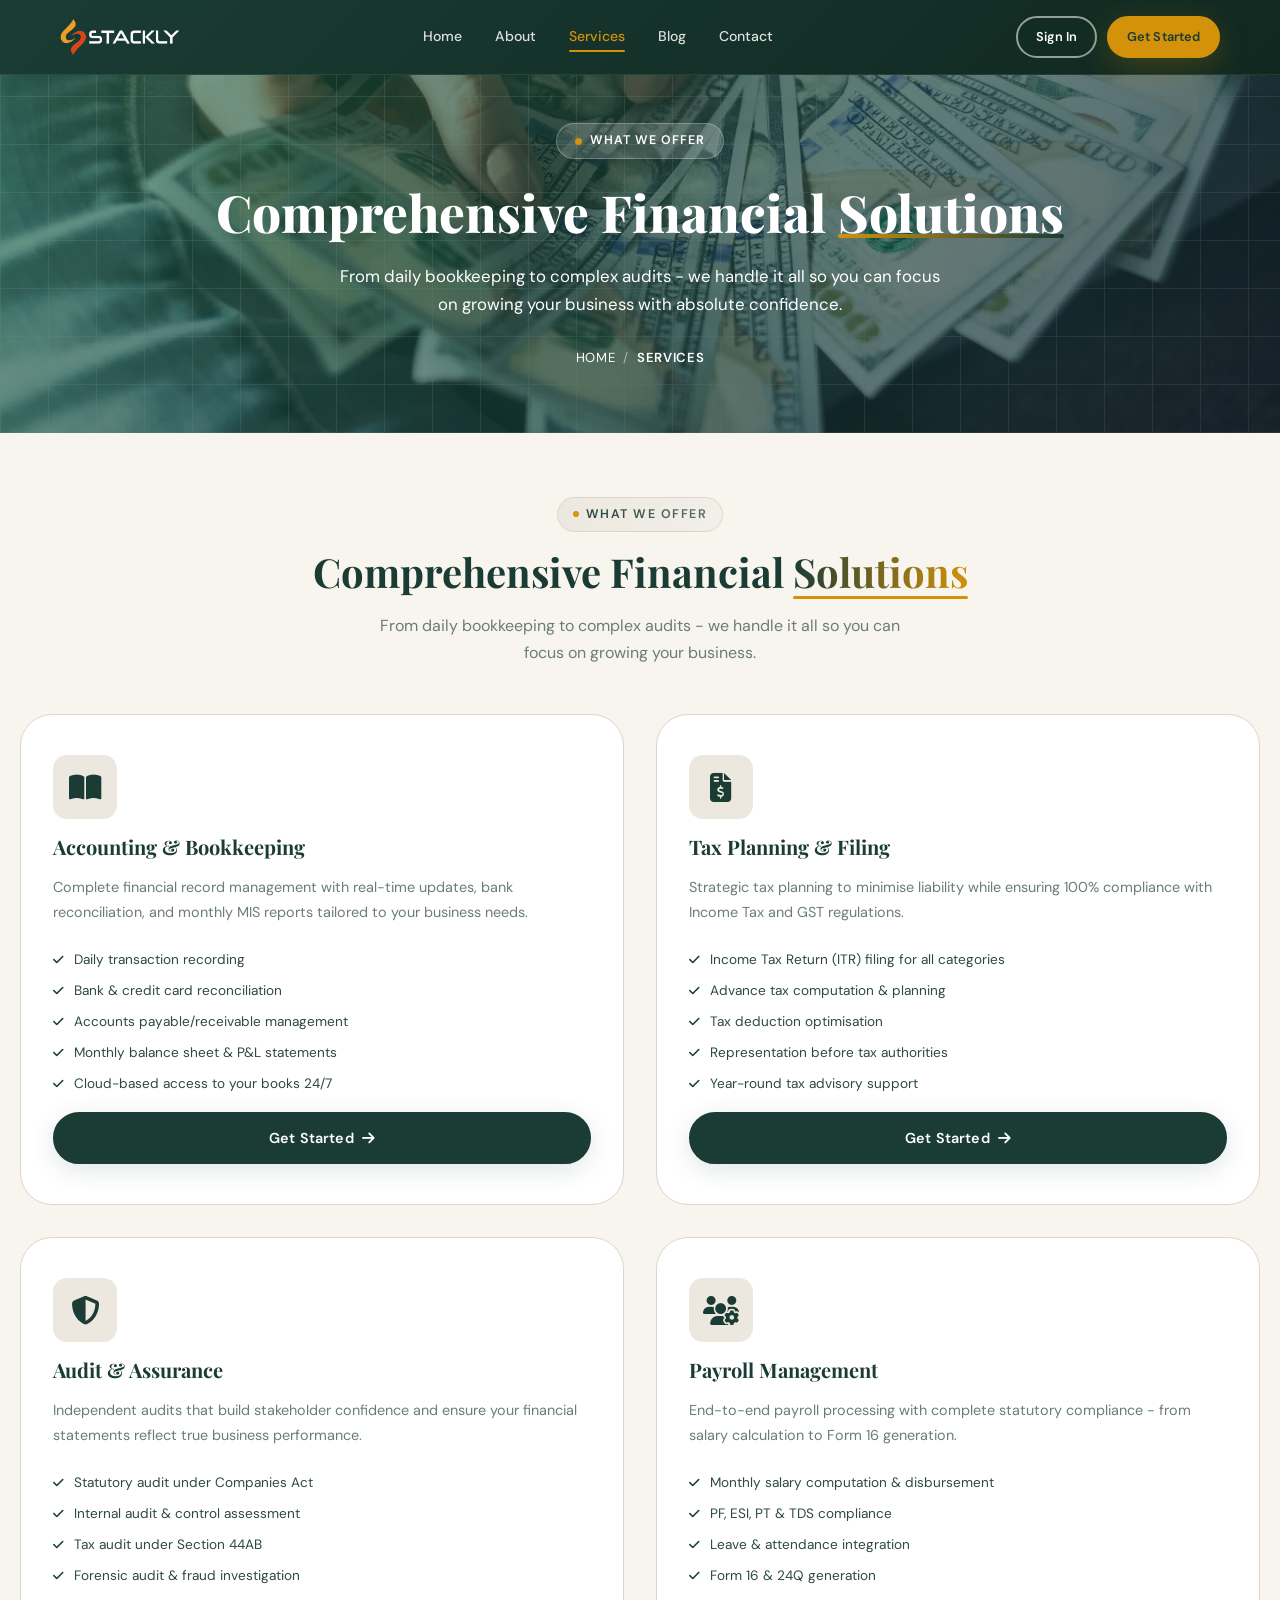
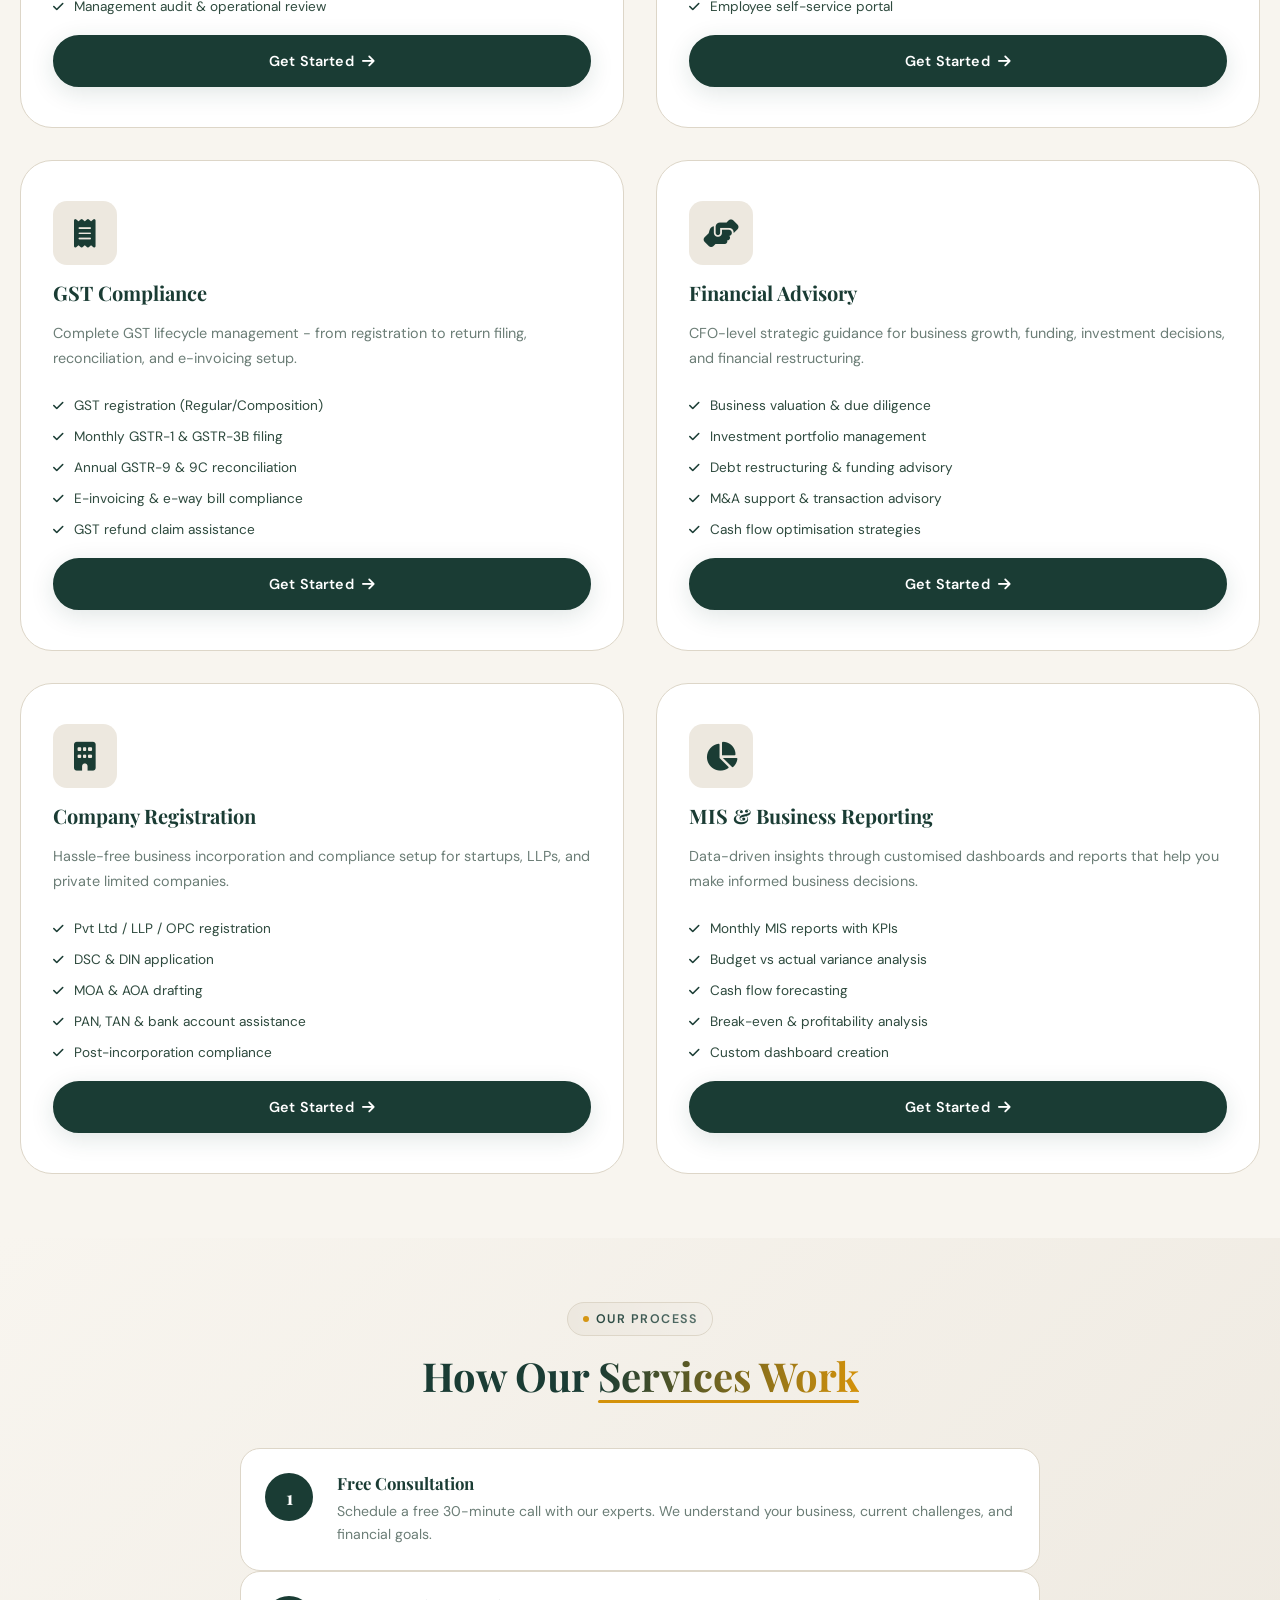
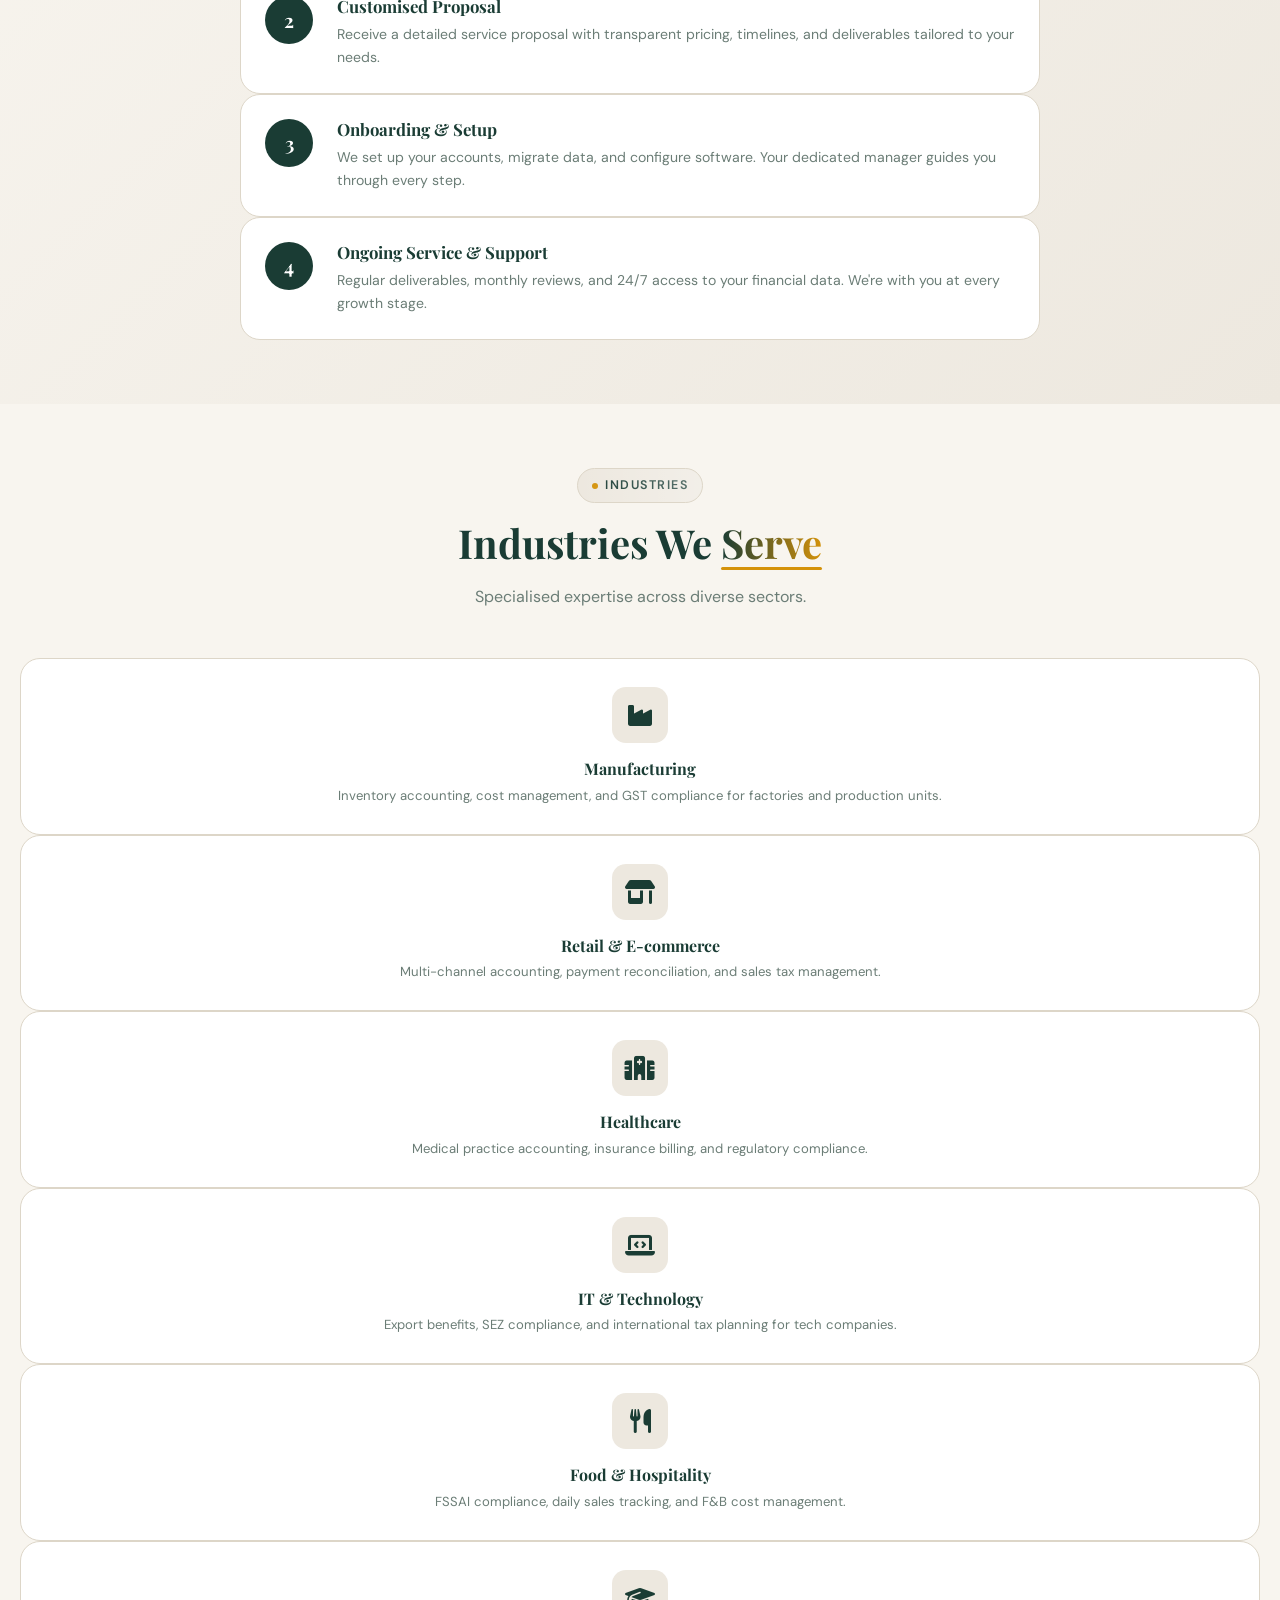
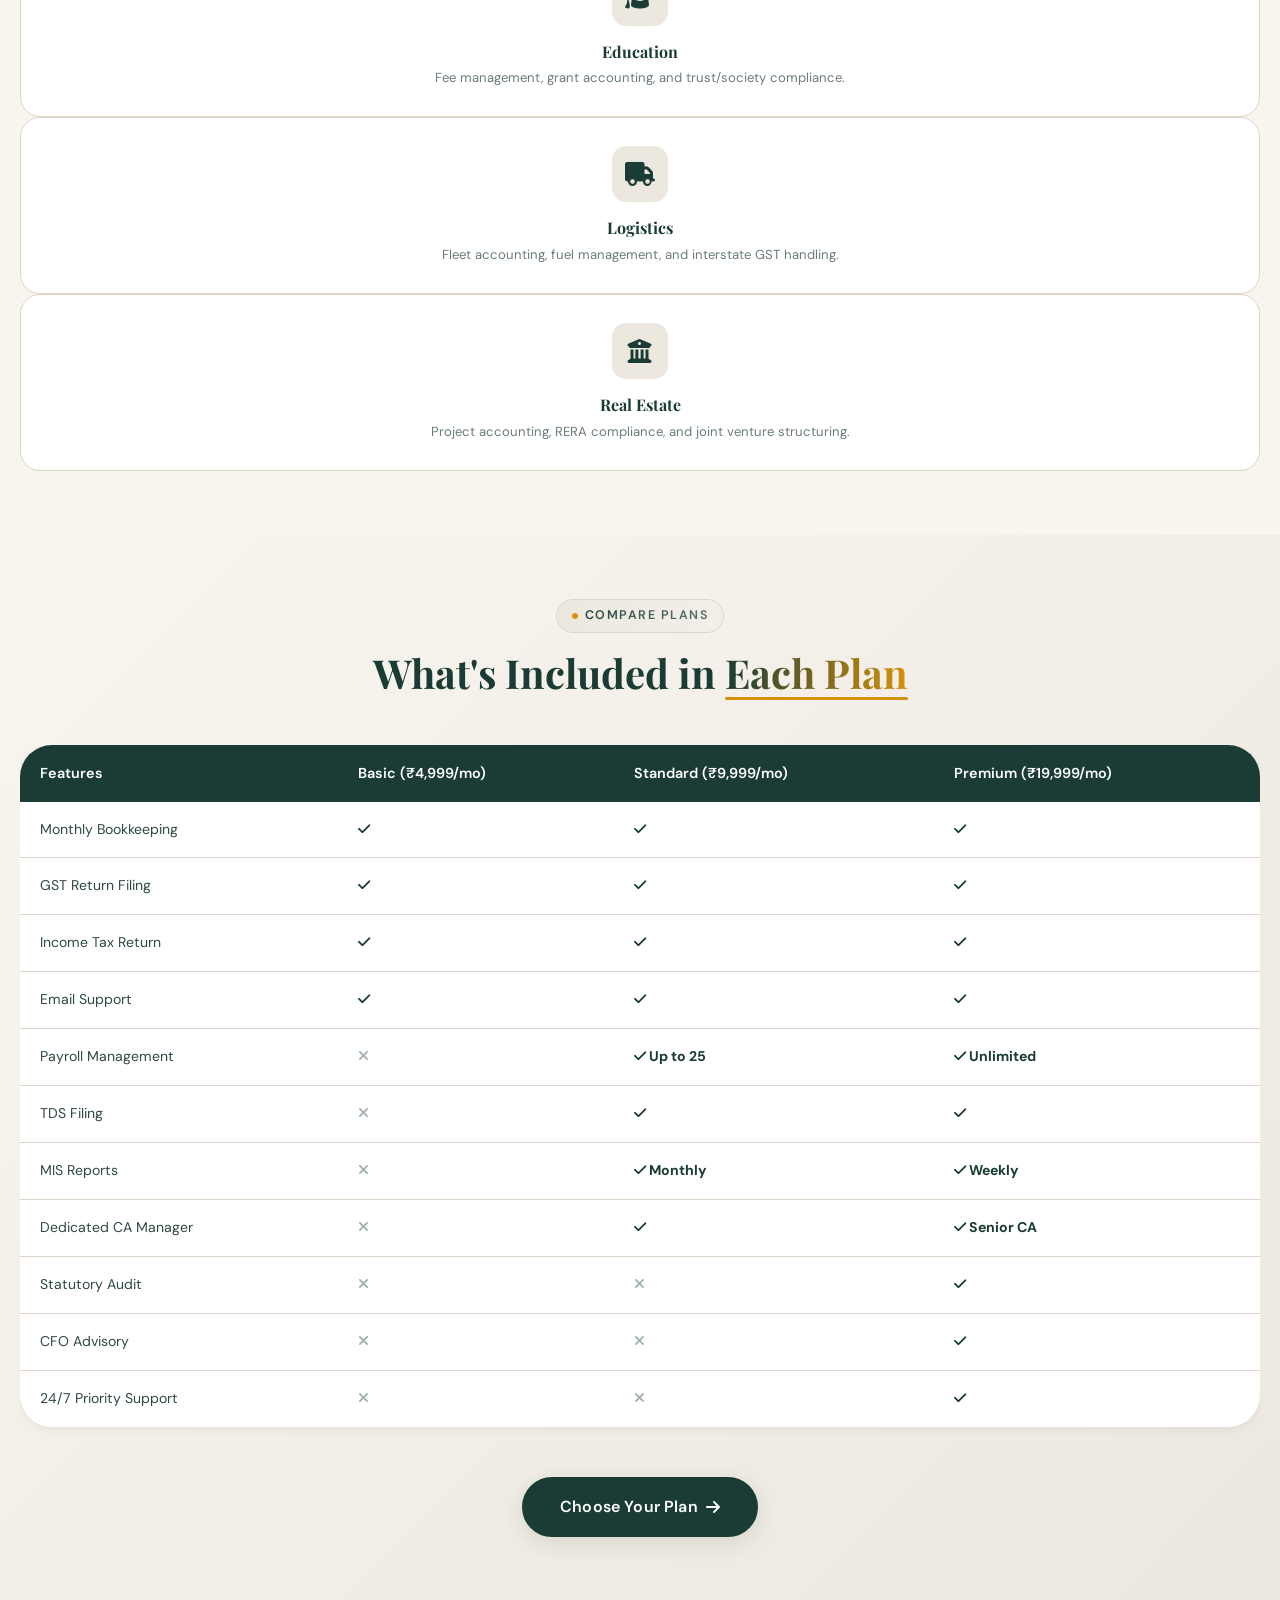
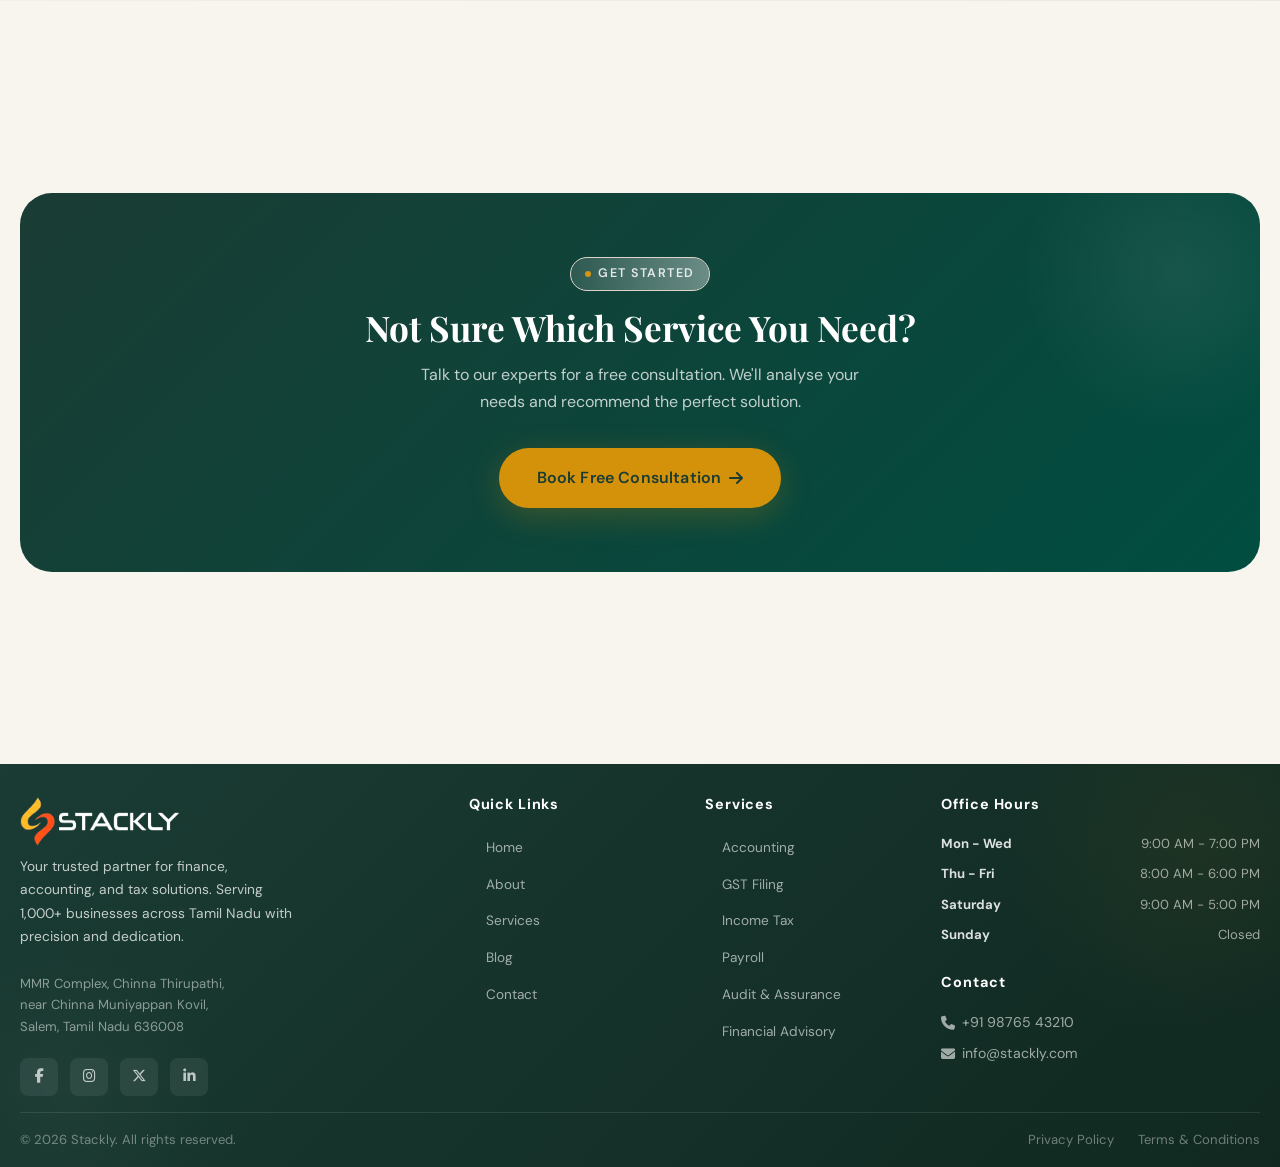
<file: service.html>
﻿<!DOCTYPE html>
<html lang="en">
<head>
  <meta charset="UTF-8" />
  <meta name="viewport" content="width=device-width, initial-scale=1.0" />
  <meta name="description" content="Stackly Services - Accounting, GST, Tax, Payroll, Audit, and Financial Advisory for businesses in Tamil Nadu." />
  <meta name="theme-color" content="#1A6B4A" />
  <title>Our Services - Stackly</title>
  <link rel="icon" href="assets/top-logo.webp" type="image/webp" />
  <link rel="preconnect" href="https://fonts.googleapis.com" />
  <link rel="preconnect" href="https://fonts.gstatic.com" crossorigin />
  <link href="https://fonts.googleapis.com/css2?family=Playfair+Display:wght@400;500;600;700;800&family=DM+Sans:wght@300;400;500;600;700&display=swap" rel="stylesheet" />
  <link rel="stylesheet" href="https://cdnjs.cloudflare.com/ajax/libs/font-awesome/6.5.0/css/all.min.css" />
  <link rel="stylesheet" href="style.css" />
  <style>
    .service-hero { padding-top: calc(var(--nav-h) + 3rem); }
    .service-detail-grid {
      display: grid;
      grid-template-columns: repeat(2, 1fr);
      gap: 2rem;
    }
    .service-detail-card {
      background: var(--clr-white);
      border: 1.5px solid var(--clr-border);
      border-radius: var(--r-xl);
      padding: 2.5rem 2rem;
      display: flex;
      flex-direction: column;
      gap: 1rem;
      transition: all var(--dur-base) var(--ease);
      position: relative;
      overflow: hidden;
    }
    .service-detail-card::after {
      content: '';
      position: absolute;
      bottom: 0;
      left: 0;
      width: 0%;
      height: 3px;
      background: linear-gradient(90deg, var(--clr-primary), var(--clr-accent));
      transition: width var(--dur-slow) var(--ease);
    }
    .service-detail-card:hover::after { width: 100%; }
    .service-detail-card:hover {
      transform: translateY(-8px);
      box-shadow: var(--shadow-lg);
      border-color: var(--clr-primary-light);
    }
    .service-detail-card__icon {
      width: 64px;
      height: 64px;
      background: var(--clr-primary-pale);
      border-radius: var(--r-md);
      display: flex;
      align-items: center;
      justify-content: center;
      font-size: 1.8rem;
      color: var(--clr-primary);
      transition: all var(--dur-base) var(--ease-bounce);
    }
    .service-detail-card:hover .service-detail-card__icon {
      background: var(--clr-primary);
      color: var(--clr-white);
      transform: scale(1.1) rotate(-8deg);
    }
    .service-detail-card__title {
      font-size: 1.25rem;
      font-weight: 700;
      color: var(--clr-text-dark);
    }
    .service-detail-card__desc {
      font-size: 0.9rem;
      color: var(--clr-text-muted);
      line-height: 1.7;
    }
    .service-detail-card__list {
      display: flex;
      flex-direction: column;
      gap: 0.5rem;
      margin-top: 0.5rem;
    }
    .service-detail-card__list li {
      display: flex;
      align-items: center;
      gap: 0.6rem;
      font-size: 0.85rem;
      color: var(--clr-text-body);
    }
    .service-detail-card__list li i {
      color: var(--clr-primary);
      font-size: 0.75rem;
    }
    .process-step {
      display: flex;
      gap: 1.5rem;
      align-items: flex-start;
      padding: 1.5rem;
      background: var(--clr-surface);
      border: 1.5px solid var(--clr-border);
      border-radius: var(--r-lg);
      transition: all var(--dur-base) var(--ease);
    }
    .process-step:hover {
      border-color: var(--clr-primary-light);
      transform: translateX(8px);
      box-shadow: var(--shadow-sm);
    }
    .process-step__num {
      width: 48px;
      height: 48px;
      background: var(--clr-primary);
      color: var(--clr-white);
      border-radius: 50%;
      display: flex;
      align-items: center;
      justify-content: center;
      font-family: var(--font-heading);
      font-size: 1.2rem;
      font-weight: 700;
      flex-shrink: 0;
      transition: all var(--dur-base) var(--ease-bounce);
    }
    .process-step:hover .process-step__num {
      transform: scale(1.15);
      background: var(--clr-accent);
      color: #1A1A00;
    }
    .process-step__title {
      font-size: 1.05rem;
      font-weight: 700;
      color: var(--clr-text-dark);
      margin-bottom: 0.4rem;
    }
    .process-step__text {
      font-size: 0.88rem;
      color: var(--clr-text-muted);
      line-height: 1.65;
    }
    .industry-card {
      background: var(--clr-surface);
      border: 1.5px solid var(--clr-border);
      border-radius: var(--r-lg);
      padding: 1.75rem 1.5rem;
      text-align: center;
      transition: all var(--dur-base) var(--ease-bounce);
    }
    .industry-card:hover {
      transform: translateY(-6px) scale(1.02);
      box-shadow: var(--shadow-md);
      border-color: var(--clr-primary-light);
    }
    .industry-card__icon {
      width: 56px;
      height: 56px;
      background: var(--clr-primary-pale);
      border-radius: var(--r-md);
      display: flex;
      align-items: center;
      justify-content: center;
      font-size: 1.5rem;
      color: var(--clr-primary);
      margin: 0 auto 1rem;
      transition: all var(--dur-base) var(--ease);
    }
    .industry-card:hover .industry-card__icon {
      background: var(--clr-primary);
      color: var(--clr-white);
      transform: rotate(-8deg) scale(1.1);
    }
    .industry-card__title {
      font-size: 1rem;
      font-weight: 700;
      color: var(--clr-text-dark);
      margin-bottom: 0.4rem;
    }
    .industry-card__text {
      font-size: 0.82rem;
      color: var(--clr-text-muted);
      line-height: 1.6;
    }
    .comparison-table {
      width: 100%;
      border-collapse: collapse;
      background: var(--clr-surface);
      border-radius: var(--r-xl);
      overflow: hidden;
      box-shadow: var(--shadow-sm);
    }
    .comparison-table th {
      background: var(--clr-primary);
      color: var(--clr-white);
      padding: 1rem 1.25rem;
      text-align: left;
      font-size: 0.9rem;
      font-weight: 600;
    }
    .comparison-table td {
      padding: 1rem 1.25rem;
      border-bottom: 1px solid var(--clr-border);
      font-size: 0.88rem;
      color: var(--clr-text-body);
    }
    .comparison-table tr:last-child td { border-bottom: none; }
    .comparison-table tr:hover td { background: var(--clr-primary-pale); }
    .comparison-table .check { color: var(--clr-primary); font-weight: 700; }
    .comparison-table .cross { color: var(--clr-text-light); }
    @media (max-width: 768px) {
      .service-detail-grid { grid-template-columns: 1fr; }
      .comparison-table { font-size: 0.8rem; min-width: 540px; }
      .comparison-table th, .comparison-table td { padding: 0.75rem 0.6rem; }
    }
  </style>
</head>
<body>

<a href="#main" class="skip-link">Skip to main content</a>

<div id="preloader" role="status" aria-label="Loading">
  <div class="preloader__content">
    <div class="preloader__logo-container">
      <img src="assets/img_2.webp" alt="Stackly Logo" class="preloader__logo" />
    </div>
    <div class="preloader__ring preloader__ring--1"></div>
    <div class="preloader__ring preloader__ring--2"></div>
    <div class="preloader__ring preloader__ring--3"></div>
  </div>
</div>

<div class="mobile-overlay" id="mobileOverlay" role="dialog" aria-modal="true" aria-label="Navigation Menu">
  <button class="mobile-overlay__close" id="overlayClose" aria-label="Close menu">
    <i class="fa-solid fa-xmark"></i>
  </button>

  <a href="index.html" class="mobile-overlay__logo" aria-label="Stackly Home">
    <img src="assets/logo1.webp" alt="Stackly" width="100" height="100" />
  </a>
  <nav class="mobile-nav" aria-label="Mobile Navigation">
    <a href="index.html" class="mobile-nav__link">Home</a>
    <a href="about.html" class="mobile-nav__link">About</a>
    <a href="service.html" class="mobile-nav__link active">Services</a>
    <a href="blog.html" class="mobile-nav__link">Blog</a>
    <a href="contact.html" class="mobile-nav__link">Contact</a>
  </nav>
  <div class="mobile-overlay__actions">
    <a href="signin.html" class="btn btn--primary">Sign In</a>
    <a href="signup.html" class="btn btn--accent">Get Started</a>
  </div>
</div>

<header class="site-header" id="siteHeader">
  <div class="header__inner">
    <a href="index.html" class="header__logo" aria-label="Stackly Home">
      <img src="assets/img_2.webp" alt="Stackly" width="120" height="120" />
    </a>
    <nav class="header__nav" aria-label="Main Navigation">
      <a href="index.html" class="nav__link">Home</a>
      <a href="about.html" class="nav__link">About</a>
      <a href="service.html" class="nav__link active">Services</a>
      <a href="blog.html" class="nav__link">Blog</a>
      <a href="contact.html" class="nav__link">Contact</a>
    </nav>
    <div class="header__actions">
      <a href="signin.html" class="btn btn--ghost btn--sm">Sign In</a>
      <a href="signup.html" class="btn btn--accent btn--sm">Get Started</a>
      <button class="hamburger" id="hamburger" aria-label="Open menu" aria-expanded="false" aria-controls="mobileOverlay">
        <span class="bar"></span>
        <span class="bar"></span>
        <span class="bar"></span>
      </button>
    </div>
  </div>
</header>

<main id="main">

  <section class="page-hero service-hero-banner" aria-label="Services Hero">
    <div class="page-hero__content container">
      <div class="page-hero__badge">
        <span class="hero__badge-dot" style="background:var(--clr-accent);"></span>
        What We Offer
      </div>
      <h1 class="page-hero__title">Comprehensive Financial <span>Solutions</span></h1>
      <p class="page-hero__text">
        From daily bookkeeping to complex audits - we handle it all so you can focus on growing your business with absolute confidence.
      </p>
      <nav class="page-hero__breadcrumb" aria-label="Breadcrumb">
        <a href="index.html">Home</a>
        <span class="breadcrumb__sep">/</span>
        <span class="breadcrumb__current">Services</span>
      </nav>
    </div>
  </section>

  <section class="section" aria-label="All Services">
    <div class="container">
      <div class="text-center" style="margin-bottom:3rem;">
        <span class="section-tag reveal">What We Offer</span>
        <h2 class="section-title reveal">Comprehensive Financial <span>Solutions</span></h2>
        <p class="section-subtitle reveal" style="margin-inline:auto;">From daily bookkeeping to complex audits - we handle it all so you can focus on growing your business.</p>
      </div>
      <div class="service-detail-grid stagger-children">

        <div class="service-detail-card">
          <div class="service-detail-card__icon"><i class="fa-solid fa-book-open"></i></div>
          <h3 class="service-detail-card__title">Accounting & Bookkeeping</h3>
          <p class="service-detail-card__desc">Complete financial record management with real-time updates, bank reconciliation, and monthly MIS reports tailored to your business needs.</p>
          <ul class="service-detail-card__list">
            <li><i class="fa-solid fa-check"></i> Daily transaction recording</li>
            <li><i class="fa-solid fa-check"></i> Bank & credit card reconciliation</li>
            <li><i class="fa-solid fa-check"></i> Accounts payable/receivable management</li>
            <li><i class="fa-solid fa-check"></i> Monthly balance sheet & P&L statements</li>
            <li><i class="fa-solid fa-check"></i> Cloud-based access to your books 24/7</li>
          </ul>
          <a href="signup.html" class="btn btn--primary" style="margin-top:auto;">Get Started <i class="fa-solid fa-arrow-right"></i></a>
        </div>

        <div class="service-detail-card">
          <div class="service-detail-card__icon"><i class="fa-solid fa-file-invoice-dollar"></i></div>
          <h3 class="service-detail-card__title">Tax Planning & Filing</h3>
          <p class="service-detail-card__desc">Strategic tax planning to minimise liability while ensuring 100% compliance with Income Tax and GST regulations.</p>
          <ul class="service-detail-card__list">
            <li><i class="fa-solid fa-check"></i> Income Tax Return (ITR) filing for all categories</li>
            <li><i class="fa-solid fa-check"></i> Advance tax computation & planning</li>
            <li><i class="fa-solid fa-check"></i> Tax deduction optimisation</li>
            <li><i class="fa-solid fa-check"></i> Representation before tax authorities</li>
            <li><i class="fa-solid fa-check"></i> Year-round tax advisory support</li>
          </ul>
          <a href="signup.html" class="btn btn--primary" style="margin-top:auto;">Get Started <i class="fa-solid fa-arrow-right"></i></a>
        </div>

        <div class="service-detail-card">
          <div class="service-detail-card__icon"><i class="fa-solid fa-shield-halved"></i></div>
          <h3 class="service-detail-card__title">Audit & Assurance</h3>
          <p class="service-detail-card__desc">Independent audits that build stakeholder confidence and ensure your financial statements reflect true business performance.</p>
          <ul class="service-detail-card__list">
            <li><i class="fa-solid fa-check"></i> Statutory audit under Companies Act</li>
            <li><i class="fa-solid fa-check"></i> Internal audit & control assessment</li>
            <li><i class="fa-solid fa-check"></i> Tax audit under Section 44AB</li>
            <li><i class="fa-solid fa-check"></i> Forensic audit & fraud investigation</li>
            <li><i class="fa-solid fa-check"></i> Management audit & operational review</li>
          </ul>
          <a href="signup.html" class="btn btn--primary" style="margin-top:auto;">Get Started <i class="fa-solid fa-arrow-right"></i></a>
        </div>

        <div class="service-detail-card">
          <div class="service-detail-card__icon"><i class="fa-solid fa-users-gear"></i></div>
          <h3 class="service-detail-card__title">Payroll Management</h3>
          <p class="service-detail-card__desc">End-to-end payroll processing with complete statutory compliance - from salary calculation to Form 16 generation.</p>
          <ul class="service-detail-card__list">
            <li><i class="fa-solid fa-check"></i> Monthly salary computation & disbursement</li>
            <li><i class="fa-solid fa-check"></i> PF, ESI, PT & TDS compliance</li>
            <li><i class="fa-solid fa-check"></i> Leave & attendance integration</li>
            <li><i class="fa-solid fa-check"></i> Form 16 & 24Q generation</li>
            <li><i class="fa-solid fa-check"></i> Employee self-service portal</li>
          </ul>
          <a href="signup.html" class="btn btn--primary" style="margin-top:auto;">Get Started <i class="fa-solid fa-arrow-right"></i></a>
        </div>

        <div class="service-detail-card">
          <div class="service-detail-card__icon"><i class="fa-solid fa-receipt"></i></div>
          <h3 class="service-detail-card__title">GST Compliance</h3>
          <p class="service-detail-card__desc">Complete GST lifecycle management - from registration to return filing, reconciliation, and e-invoicing setup.</p>
          <ul class="service-detail-card__list">
            <li><i class="fa-solid fa-check"></i> GST registration (Regular/Composition)</li>
            <li><i class="fa-solid fa-check"></i> Monthly GSTR-1 & GSTR-3B filing</li>
            <li><i class="fa-solid fa-check"></i> Annual GSTR-9 & 9C reconciliation</li>
            <li><i class="fa-solid fa-check"></i> E-invoicing & e-way bill compliance</li>
            <li><i class="fa-solid fa-check"></i> GST refund claim assistance</li>
          </ul>
          <a href="signup.html" class="btn btn--primary" style="margin-top:auto;">Get Started <i class="fa-solid fa-arrow-right"></i></a>
        </div>

        <div class="service-detail-card">
          <div class="service-detail-card__icon"><i class="fa-solid fa-handshake-angle"></i></div>
          <h3 class="service-detail-card__title">Financial Advisory</h3>
          <p class="service-detail-card__desc">CFO-level strategic guidance for business growth, funding, investment decisions, and financial restructuring.</p>
          <ul class="service-detail-card__list">
            <li><i class="fa-solid fa-check"></i> Business valuation & due diligence</li>
            <li><i class="fa-solid fa-check"></i> Investment portfolio management</li>
            <li><i class="fa-solid fa-check"></i> Debt restructuring & funding advisory</li>
            <li><i class="fa-solid fa-check"></i> M&A support & transaction advisory</li>
            <li><i class="fa-solid fa-check"></i> Cash flow optimisation strategies</li>
          </ul>
          <a href="signup.html" class="btn btn--primary" style="margin-top:auto;">Get Started <i class="fa-solid fa-arrow-right"></i></a>
        </div>

        <div class="service-detail-card">
          <div class="service-detail-card__icon"><i class="fa-solid fa-building"></i></div>
          <h3 class="service-detail-card__title">Company Registration</h3>
          <p class="service-detail-card__desc">Hassle-free business incorporation and compliance setup for startups, LLPs, and private limited companies.</p>
          <ul class="service-detail-card__list">
            <li><i class="fa-solid fa-check"></i> Pvt Ltd / LLP / OPC registration</li>
            <li><i class="fa-solid fa-check"></i> DSC & DIN application</li>
            <li><i class="fa-solid fa-check"></i> MOA & AOA drafting</li>
            <li><i class="fa-solid fa-check"></i> PAN, TAN & bank account assistance</li>
            <li><i class="fa-solid fa-check"></i> Post-incorporation compliance</li>
          </ul>
          <a href="signup.html" class="btn btn--primary" style="margin-top:auto;">Get Started <i class="fa-solid fa-arrow-right"></i></a>
        </div>

        <div class="service-detail-card">
          <div class="service-detail-card__icon"><i class="fa-solid fa-chart-pie"></i></div>
          <h3 class="service-detail-card__title">MIS & Business Reporting</h3>
          <p class="service-detail-card__desc">Data-driven insights through customised dashboards and reports that help you make informed business decisions.</p>
          <ul class="service-detail-card__list">
            <li><i class="fa-solid fa-check"></i> Monthly MIS reports with KPIs</li>
            <li><i class="fa-solid fa-check"></i> Budget vs actual variance analysis</li>
            <li><i class="fa-solid fa-check"></i> Cash flow forecasting</li>
            <li><i class="fa-solid fa-check"></i> Break-even & profitability analysis</li>
            <li><i class="fa-solid fa-check"></i> Custom dashboard creation</li>
          </ul>
          <a href="signup.html" class="btn btn--primary" style="margin-top:auto;">Get Started <i class="fa-solid fa-arrow-right"></i></a>
        </div>

      </div>
    </div>
  </section>

  <section class="section section--alt" aria-label="How It Works">
    <div class="container">
      <div class="text-center" style="margin-bottom:3rem;">
        <span class="section-tag reveal">Our Process</span>
        <h2 class="section-title reveal">How Our <span>Services Work</span></h2>
      </div>
      <div style="max-width:800px;margin-inline:auto;">
        <div class="stagger-children">
          <div class="process-step reveal">
            <span class="process-step__num">1</span>
            <div>
              <h4 class="process-step__title">Free Consultation</h4>
              <p class="process-step__text">Schedule a free 30-minute call with our experts. We understand your business, current challenges, and financial goals.</p>
            </div>
          </div>
          <div class="process-step reveal">
            <span class="process-step__num">2</span>
            <div>
              <h4 class="process-step__title">Customised Proposal</h4>
              <p class="process-step__text">Receive a detailed service proposal with transparent pricing, timelines, and deliverables tailored to your needs.</p>
            </div>
          </div>
          <div class="process-step reveal">
            <span class="process-step__num">3</span>
            <div>
              <h4 class="process-step__title">Onboarding & Setup</h4>
              <p class="process-step__text">We set up your accounts, migrate data, and configure software. Your dedicated manager guides you through every step.</p>
            </div>
          </div>
          <div class="process-step reveal">
            <span class="process-step__num">4</span>
            <div>
              <h4 class="process-step__title">Ongoing Service & Support</h4>
              <p class="process-step__text">Regular deliverables, monthly reviews, and 24/7 access to your financial data. We're with you at every growth stage.</p>
            </div>
          </div>
        </div>
      </div>
    </div>
  </section>

  <section class="section" aria-label="Industries We Serve">
    <div class="container">
      <div class="text-center" style="margin-bottom:3rem;">
        <span class="section-tag reveal">Industries</span>
        <h2 class="section-title reveal">Industries We <span>Serve</span></h2>
        <p class="section-subtitle reveal" style="margin-inline:auto;">Specialised expertise across diverse sectors.</p>
      </div>
      <div class="grid industries-grid">
        <div class="industry-card reveal">
          <div class="industry-card__icon"><i class="fa-solid fa-industry"></i></div>
          <h4 class="industry-card__title">Manufacturing</h4>
          <p class="industry-card__text">Inventory accounting, cost management, and GST compliance for factories and production units.</p>
        </div>
        <div class="industry-card reveal">
          <div class="industry-card__icon"><i class="fa-solid fa-shop"></i></div>
          <h4 class="industry-card__title">Retail & E-commerce</h4>
          <p class="industry-card__text">Multi-channel accounting, payment reconciliation, and sales tax management.</p>
        </div>
        <div class="industry-card reveal">
          <div class="industry-card__icon"><i class="fa-solid fa-hospital"></i></div>
          <h4 class="industry-card__title">Healthcare</h4>
          <p class="industry-card__text">Medical practice accounting, insurance billing, and regulatory compliance.</p>
        </div>
        <div class="industry-card reveal">
          <div class="industry-card__icon"><i class="fa-solid fa-laptop-code"></i></div>
          <h4 class="industry-card__title">IT & Technology</h4>
          <p class="industry-card__text">Export benefits, SEZ compliance, and international tax planning for tech companies.</p>
        </div>
        <div class="industry-card reveal">
          <div class="industry-card__icon"><i class="fa-solid fa-utensils"></i></div>
          <h4 class="industry-card__title">Food & Hospitality</h4>
          <p class="industry-card__text">FSSAI compliance, daily sales tracking, and F&B cost management.</p>
        </div>
        <div class="industry-card reveal">
          <div class="industry-card__icon"><i class="fa-solid fa-graduation-cap"></i></div>
          <h4 class="industry-card__title">Education</h4>
          <p class="industry-card__text">Fee management, grant accounting, and trust/society compliance.</p>
        </div>
        <div class="industry-card reveal">
          <div class="industry-card__icon"><i class="fa-solid fa-truck"></i></div>
          <h4 class="industry-card__title">Logistics</h4>
          <p class="industry-card__text">Fleet accounting, fuel management, and interstate GST handling.</p>
        </div>
        <div class="industry-card reveal">
          <div class="industry-card__icon"><i class="fa-solid fa-building-columns"></i></div>
          <h4 class="industry-card__title">Real Estate</h4>
          <p class="industry-card__text">Project accounting, RERA compliance, and joint venture structuring.</p>
        </div>
      </div>
    </div>
  </section>

  <section class="section section--alt" aria-label="Service Comparison">
    <div class="container">
      <div class="text-center" style="margin-bottom:3rem;">
        <span class="section-tag reveal">Compare Plans</span>
        <h2 class="section-title reveal">What's Included in <span>Each Plan</span></h2>
      </div>
      <div style="overflow-x: auto; overflow-y: hidden; touch-action: pan-x; -webkit-overflow-scrolling: touch; padding-bottom: 10px;">
        <table class="comparison-table reveal">
          <thead>
            <tr>
              <th>Features</th>
              <th>Basic (₹4,999/mo)</th>
              <th>Standard (₹9,999/mo)</th>
              <th>Premium (₹19,999/mo)</th>
            </tr>
          </thead>
          <tbody>
            <tr><td>Monthly Bookkeeping</td><td class="check"><i class="fa-solid fa-check"></i></td><td class="check"><i class="fa-solid fa-check"></i></td><td class="check"><i class="fa-solid fa-check"></i></td></tr>
            <tr><td>GST Return Filing</td><td class="check"><i class="fa-solid fa-check"></i></td><td class="check"><i class="fa-solid fa-check"></i></td><td class="check"><i class="fa-solid fa-check"></i></td></tr>
            <tr><td>Income Tax Return</td><td class="check"><i class="fa-solid fa-check"></i></td><td class="check"><i class="fa-solid fa-check"></i></td><td class="check"><i class="fa-solid fa-check"></i></td></tr>
            <tr><td>Email Support</td><td class="check"><i class="fa-solid fa-check"></i></td><td class="check"><i class="fa-solid fa-check"></i></td><td class="check"><i class="fa-solid fa-check"></i></td></tr>
            <tr><td>Payroll Management</td><td class="cross"><i class="fa-solid fa-xmark"></i></td><td class="check"><i class="fa-solid fa-check"></i> Up to 25</td><td class="check"><i class="fa-solid fa-check"></i> Unlimited</td></tr>
            <tr><td>TDS Filing</td><td class="cross"><i class="fa-solid fa-xmark"></i></td><td class="check"><i class="fa-solid fa-check"></i></td><td class="check"><i class="fa-solid fa-check"></i></td></tr>
            <tr><td>MIS Reports</td><td class="cross"><i class="fa-solid fa-xmark"></i></td><td class="check"><i class="fa-solid fa-check"></i> Monthly</td><td class="check"><i class="fa-solid fa-check"></i> Weekly</td></tr>
            <tr><td>Dedicated CA Manager</td><td class="cross"><i class="fa-solid fa-xmark"></i></td><td class="check"><i class="fa-solid fa-check"></i></td><td class="check"><i class="fa-solid fa-check"></i> Senior CA</td></tr>
            <tr><td>Statutory Audit</td><td class="cross"><i class="fa-solid fa-xmark"></i></td><td class="cross"><i class="fa-solid fa-xmark"></i></td><td class="check"><i class="fa-solid fa-check"></i></td></tr>
            <tr><td>CFO Advisory</td><td class="cross"><i class="fa-solid fa-xmark"></i></td><td class="cross"><i class="fa-solid fa-xmark"></i></td><td class="check"><i class="fa-solid fa-check"></i></td></tr>
            <tr><td>24/7 Priority Support</td><td class="cross"><i class="fa-solid fa-xmark"></i></td><td class="cross"><i class="fa-solid fa-xmark"></i></td><td class="check"><i class="fa-solid fa-check"></i></td></tr>
          </tbody>
        </table>
      </div>
      <div style="text-align:center;margin-top:2.5rem;">
        <a href="404.html" class="btn btn--primary btn--lg">Choose Your Plan <i class="fa-solid fa-arrow-right"></i></a>
      </div>
    </div>
  </section>

  <section class="section" aria-label="CTA">
  <section class="section" style="overflow-x: hidden;" aria-label="CTA">
    <div class="container">
      <div class="cta-section reveal">
        <span class="section-tag" style="background:rgba(255,255,255,0.12);color:rgba(255,255,255,0.85);">Get Started</span>
        <h2 class="cta-section__title">Not Sure Which Service You Need?</h2>
        <p class="cta-section__text">Talk to our experts for a free consultation. We'll analyse your needs and recommend the perfect solution.</p>
        <a href="contact.html" class="btn btn--accent btn--lg">Book Free Consultation <i class="fa-solid fa-arrow-right"></i></a>
      </div>
    </div>
  </section>

</main>

<footer class="site-footer" style="background: linear-gradient(135deg, #1A3C34 0%, #102820 100%);" aria-label="Site Footer">
  <div class="container">
    <div class="footer__grid">

      <div>
        <div class="footer__brand-logo">
          <a href="index.html" aria-label="Go to homepage" style="display: inline-block; line-height: 0;">
            <img src="assets/img_2.webp" alt="Stackly" width="100" height="100" style="cursor: pointer;" />
          </a>
        </div>
        <p class="footer__desc">
          Your trusted partner for finance, accounting, and tax solutions. Serving 1,000+ businesses across Tamil Nadu with precision and dedication.
        </p>
        <address style="font-style:normal;font-size:0.82rem;color:rgba(255,255,255,0.5);line-height:1.65;margin-bottom:1.25rem;">
          MMR Complex, Chinna Thirupathi,<br>
          near Chinna Muniyappan Kovil,<br>
          Salem, Tamil Nadu 636008
        </address>
        <div class="footer__social">
          <a href="404.html" class="footer__social-link" aria-label="Facebook"><i class="fa-brands fa-facebook-f"></i></a>
          <a href="404.html" class="footer__social-link" aria-label="Instagram"><i class="fa-brands fa-instagram"></i></a>
          <a href="404.html" class="footer__social-link" aria-label="X / Twitter"><i class="fa-brands fa-x-twitter"></i></a>
          <a href="404.html" class="footer__social-link" aria-label="LinkedIn"><i class="fa-brands fa-linkedin-in"></i></a>
        </div>
      </div>

      <div>
        <h4 class="footer__col-title">Quick Links</h4>
        <ul class="footer__links">
          <li><a href="index.html" class="footer__link">Home</a></li>
          <li><a href="about.html" class="footer__link">About</a></li>
          <li><a href="service.html" class="footer__link">Services</a></li>
          <li><a href="blog.html" class="footer__link">Blog</a></li>
          <li><a href="contact.html" class="footer__link">Contact</a></li>
        </ul>
      </div>

      <div>
        <h4 class="footer__col-title">Services</h4>
        <ul class="footer__links">
          <li><a href="404.html" class="footer__link">Accounting</a></li>
          <li><a href="404.html" class="footer__link">GST Filing</a></li>
          <li><a href="404.html" class="footer__link">Income Tax</a></li>
          <li><a href="404.html" class="footer__link">Payroll</a></li>
          <li><a href="404.html" class="footer__link">Audit & Assurance</a></li>
          <li><a href="404.html" class="footer__link">Financial Advisory</a></li>
        </ul>
      </div>

      <div>
        <h4 class="footer__col-title">Office Hours</h4>
        <div class="footer__hours">
          <div class="footer__hour-item"><strong>Mon - Wed</strong><span>9:00 AM - 7:00 PM</span></div>
          <div class="footer__hour-item"><strong>Thu - Fri</strong><span>8:00 AM - 6:00 PM</span></div>
          <div class="footer__hour-item"><strong>Saturday</strong><span>9:00 AM - 5:00 PM</span></div>
          <div class="footer__hour-item"><strong>Sunday</strong><span>Closed</span></div>
        </div>

        <div style="margin-top:1.75rem;">
          <h4 class="footer__col-title">Contact</h4>
          <div style="font-size:0.88rem;color:rgba(255,255,255,0.6);display:flex;align-items:center;margin-bottom:0.4rem;">
            <i class="fa-solid fa-phone" style="margin-right:0.4rem;"></i>+91 98765 43210
          </div>
          <div style="font-size:0.88rem;color:rgba(255,255,255,0.6);display:flex;align-items:center;">
            <i class="fa-solid fa-envelope" style="margin-right:0.4rem;"></i>info@stackly.com
          </div>
        </div>
      </div>

    </div>

    <div class="footer__bottom">
      <span>&copy; 2026 Stackly. All rights reserved.</span>
      <div class="footer__bottom-links">
        <a href="404.html">Privacy Policy</a>
        <a href="404.html">Terms &amp; Conditions</a>
      </div>
    </div>
  </div>
</footer>

<button class="scroll-top" id="scrollTop" aria-label="Scroll to top" style="background: transparent !important; box-shadow: none !important; padding: 0; width: 80px; height: 80px; display: flex; align-items: center; justify-content: center; overflow: visible; right: 5px !important; animation: none !important; transform: translateZ(0) !important; will-change: transform;">
  <video id="scrollTopVideo" src="./assets/back to top.webm" type="video/webm" autoplay loop muted playsinline style="width: 100%; height: 100%; object-fit: contain; pointer-events: none;"></video>
  <img id="scrollTopImg" src="./assets/img_14.webp" alt="launching" style="width: 100%; height: 100%; object-fit: contain; pointer-events: none; display: none;" />
</button>

<div class="toast" id="toast" role="alert" aria-live="polite"></div>

<script src="script.js"></script>

</body>
</html>
</file>
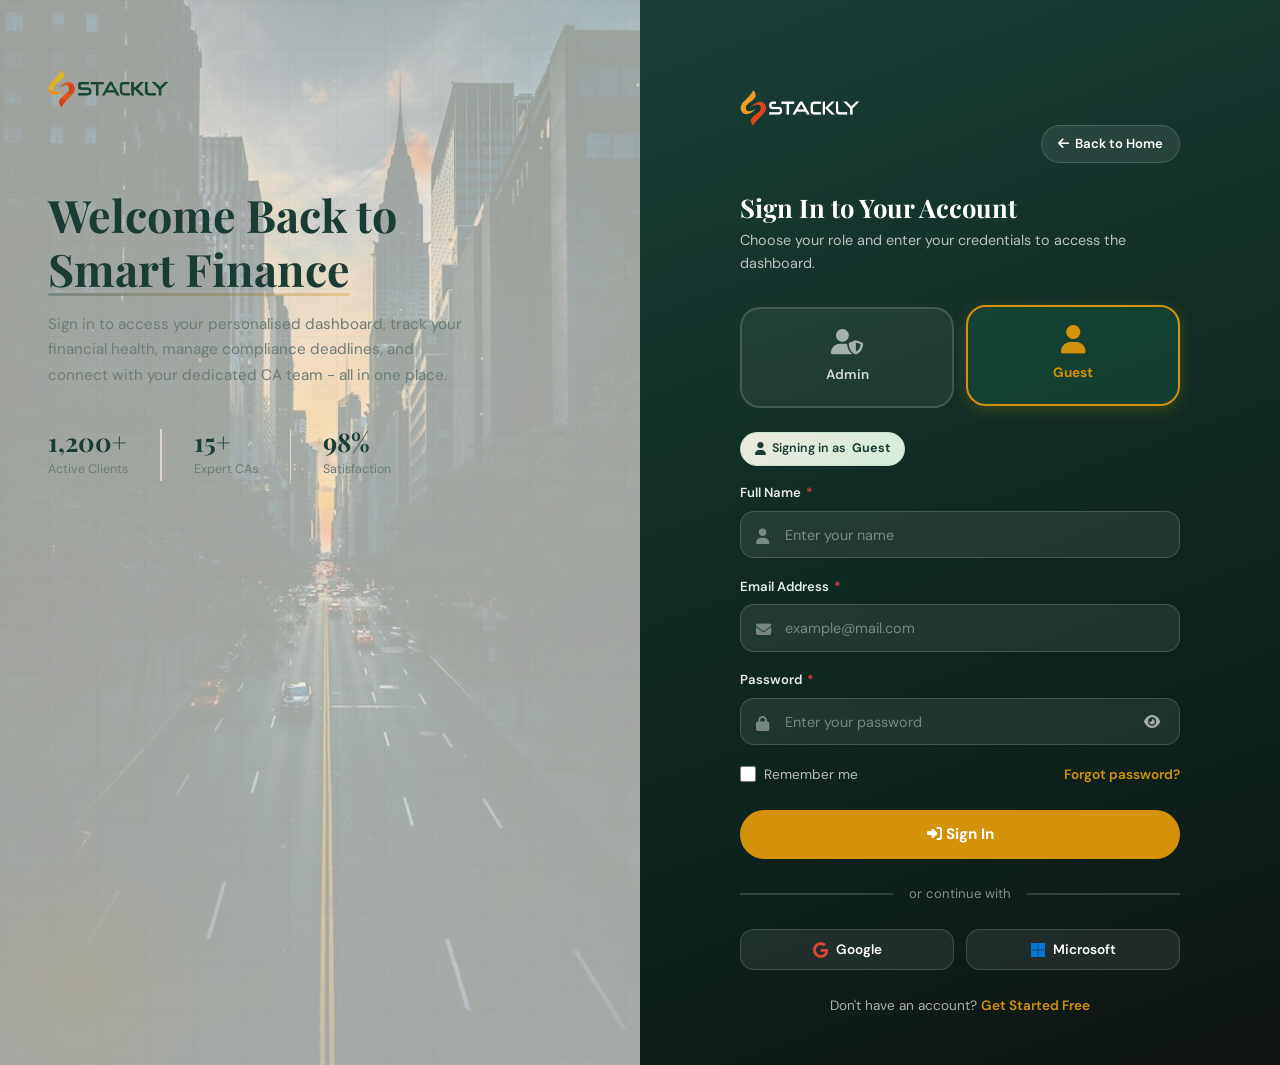
<file: signin.html>
<!DOCTYPE html>
<html lang="en">
<head>
  <meta charset="UTF-8" />
  <meta name="viewport" content="width=device-width, initial-scale=1.0" />
  <meta name="description" content="Sign In to Stackly - Finance & Accounting Dashboard" />
  <meta name="theme-color" content="#1A6B4A" />
  <title>Sign In - Stackly</title>
  <link rel="icon" href="assets/top-logo.webp" type="image/webp" />

  <link rel="preconnect" href="https://fonts.googleapis.com" />
  <link rel="preconnect" href="https://fonts.gstatic.com" crossorigin />
  <link href="https://fonts.googleapis.com/css2?family=Playfair+Display:wght@400;500;600;700;800&family=DM+Sans:wght@300;400;500;600;700&display=swap" rel="stylesheet" />

  <link rel="stylesheet" href="https://cdnjs.cloudflare.com/ajax/libs/font-awesome/6.5.0/css/all.min.css" />
  <link rel="stylesheet" href="style.css" />
  <style>

    .signin-page {
      min-height: 100vh;
      min-height: 100dvh;
      display: grid;
      grid-template-columns: 1fr 1fr;
      overflow: hidden;
    }

    .signin-visual {
      position: relative;
      display: flex;
      flex-direction: column;
      align-items: flex-start;
      justify-content: flex-start; padding-top: 15%;
      padding: 3rem;
      overflow: hidden;
      background: linear-gradient(160deg, var(--clr-primary-pale) 0%, var(--clr-bg) 100%);
    }

    .signin-visual__bg {
      position: absolute;
      inset: 0;
      background: url('assets/bg_31.webp') center/cover no-repeat !important;
      opacity: 0.33;
      z-index: 0;
    }

    .signin-visual__pattern {
      position: absolute;
      inset: 0;
      background-image:
        linear-gradient(rgba(0,0,0,0.02) 1px, transparent 1px),
        linear-gradient(90deg, rgba(0,0,0,0.02) 1px, transparent 1px);
      background-size: 48px 48px;
      z-index: 2;
      pointer-events: none;
    }

    .signin-visual__decor-circle {
      position: absolute;
      border-radius: 50%;
      pointer-events: none;
      z-index: 2;
    }

    .signin-visual__decor-circle--1 {
      width: 400px;
      height: 400px;
      top: -100px;
      right: -100px;
      background: radial-gradient(circle, rgba(26,107,74,0.05) 0%, transparent 70%);
      animation: float-slow 12s ease-in-out infinite;
    }

    .signin-visual__decor-circle--2 {
      width: 280px;
      height: 280px;
      bottom: -60px;
      left: -60px;
      background: radial-gradient(circle, rgba(240,165,0,0.06) 0%, transparent 70%);
      animation: float-slow 16s ease-in-out infinite reverse;
    }

    .signin-visual__content {
      position: relative;
      z-index: 3;
      max-width: 420px;
      transform: translateY(-20px); 
    }

    .signin-visual__logo {
      display: inline-flex;
      align-items: center;
      gap: 0.55rem;
      margin-bottom: 0;
      text-decoration: none;
      width: fit-content;
    }

    .signin-visual__logo img {
      width: 120px;
      height: 120px;
      object-fit: contain;
      filter: none;
    }

    .signin-visual__logo-text {
      font-family: var(--font-heading);
      font-size: 1.8rem;
      font-weight: 700;
      color: var(--clr-text-dark);
    }

    .signin-visual__logo-text span {
      color: var(--clr-primary);
    }

    .signin-visual__tagline {
      font-family: var(--font-heading);
      font-size: clamp(1.8rem, 3.5vw, 2.8rem);
      font-weight: 700;
      color: var(--clr-text-dark);
      line-height: 1.2;
      margin-bottom: 1rem;
    }

    .signin-visual__tagline em {
      color: var(--clr-primary);
      font-style: normal;
      position: relative;
    }

    .signin-visual__tagline em::after {
      content: '';
      position: absolute;
      bottom: 2px;
      left: 0;
      width: 100%;
      height: 3px;
      background: linear-gradient(90deg, var(--clr-primary), var(--clr-accent));
      border-radius: var(--r-full);
      opacity: 0.3;
    }

    .signin-visual__text {
      font-size: 0.95rem;
      color: var(--clr-text-muted);
      line-height: 1.7;
      margin-bottom: 2.5rem;
    }

    .signin-visual__stats {
      display: flex;
      gap: 2rem;
    }

    .signin-visual__stat {
      text-align: left;
    }

    .signin-visual__stat-num {
      font-family: var(--font-heading);
      font-size: 1.6rem;
      font-weight: 700;
      color: var(--clr-primary);
      line-height: 1;
    }

    .signin-visual__stat-label {
      font-size: 0.78rem;
      color: var(--clr-text-muted);
      margin-top: 0.3rem;
    }

    .signin-visual__stat-divider {
      width: 1.5px;
      background: var(--clr-border);
      align-self: stretch;
    }

    .form-back-btn {
      padding: 0.45rem 1rem;
      border-radius: var(--r-full);
      background: rgba(255, 255, 255, 0.08);
      border: 1.5px solid rgba(255, 255, 255, 0.15);
      font-size: 0.82rem;
      font-weight: 600;
      color: var(--clr-white);
      text-decoration: none;
      display: inline-flex;
      align-items: center;
      gap: 0.4rem;
      transition: all var(--dur-base) var(--ease);
      width: fit-content;
      margin-top: 4.5rem;
    }
    .form-back-btn:hover {
      background: rgba(255, 255, 255, 0.15);
      border-color: rgba(255, 255, 255, 0.3);
      transform: translateY(-2px);
    }
    .form-back-btn i {
      font-size: 0.8rem;
      transition: transform var(--dur-base) var(--ease);
    }
    .form-back-btn:hover i {
      transform: translateX(-3px);
    }

    .signin-form-side {
      display: flex;
      flex-direction: column;
      justify-content: center;
      align-items: center;
      padding: 3rem 3.5rem;
      background: linear-gradient(160deg, rgba(20, 60, 50, 0.98) 0%, rgba(10, 35, 28, 0.99) 60%, rgba(15, 20, 18, 1) 100%);
      overflow-y: auto;
      position: relative;
    }

    .signin-form-side__inner {
      width: 100%;
      max-width: 440px;
    }

    .signin-form-box__header {
      margin-bottom: 2rem;
    }

    .signin-form-box__logo {
      display: inline-flex;
      align-items: center;
      gap: 0.5rem;
      margin-bottom: 1.5rem;
      width: fit-content;
    }

    .signin-form-box__logo img {
      width: 120px;
      height: 120px;
      object-fit: contain;
    }

    .signin-form-box__title {
      font-size: 1.6rem;
      font-weight: 700;
      color: var(--clr-text-dark);
      margin-bottom: 0.4rem;
    }

    .signin-form-box__sub {
      font-size: 0.9rem;
      color: var(--clr-text-muted);
      line-height: 1.6;
    }

    .role-selector {
      display: grid;
      grid-template-columns: 1fr 1fr;
      gap: 0.75rem;
      margin-bottom: 1.5rem;
    }

    .role-option {
      position: relative;
      cursor: pointer;
    }

    .role-option input {
      position: absolute;
      opacity: 0;
      width: 0;
      height: 0;
    }

    .role-option__card {
      display: flex;
      flex-direction: column;
      align-items: center;
      gap: 0.5rem;
      padding: 1.25rem 0.75rem;
      background: var(--clr-white);
      border: 2px solid var(--clr-border);
      border-radius: var(--r-lg);
      transition: all var(--dur-base) var(--ease);
      text-align: center;
    }

    .role-option__card i {
      font-size: 1.6rem;
      color: var(--clr-text-muted);
      transition: color var(--dur-base) var(--ease), transform var(--dur-base) var(--ease-bounce);
    }

    .role-option__card span {
      font-size: 0.85rem;
      font-weight: 600;
      color: var(--clr-text-body);
      transition: color var(--dur-base) var(--ease);
    }

    .role-option input:checked + .role-option__card {
      border-color: var(--clr-primary);
      background: var(--clr-primary-pale);
      box-shadow: var(--shadow-green);
      transform: translateY(-2px);
    }

    .role-option input:checked + .role-option__card i {
      color: var(--clr-primary);
      transform: scale(1.1);
    }

    .role-option input:checked + .role-option__card span {
      color: var(--clr-primary);
      font-weight: 700;
    }

    .role-option__card:hover {
      border-color: var(--clr-primary-light);
      transform: translateY(-2px);
    }

    .signin-form-group {
      margin-bottom: 1.1rem;
      position: relative;
    }

    .signin-form-label {
      display: block;
      font-size: 0.82rem;
      font-weight: 600;
      color: var(--clr-text-dark);
      margin-bottom: 0.4rem;
    }

    .signin-form-label .required {
      color: #E53E3E;
      margin-left: 2px;
    }

    .signin-form-input {
      width: 100%;
      padding: 0.85rem 1rem 0.85rem 2.75rem;
      background: var(--clr-white);
      border: 1.5px solid var(--clr-border);
      border-radius: var(--r-md);
      font-size: 0.9rem;
      color: var(--clr-text-dark);
      transition: border-color var(--dur-base) var(--ease), box-shadow var(--dur-base) var(--ease);
    }

    .signin-form-input:focus {
      border-color: var(--clr-primary);
      box-shadow: 0 0 0 3.5px rgba(26, 107, 74, 0.10);
      outline: none;
    }

    .signin-form-input::placeholder {
      color: var(--clr-text-light);
    }

    .signin-form-input.error {
      border-color: #E53E3E;
      box-shadow: 0 0 0 3.5px rgba(229, 62, 62, 0.10);
    }

    .signin-form-group__icon {
      position: absolute;
      left: 1rem;
      bottom: 0.9rem;
      color: var(--clr-text-muted);
      font-size: 0.95rem;
      transition: color var(--dur-base) var(--ease);
      pointer-events: none;
    }

    .signin-form-input:focus + .signin-form-group__icon,
    .signin-form-group:focus-within .signin-form-group__icon {
      color: var(--clr-primary);
    }

    .signin-form-error {
      font-size: 0.78rem;
      color: #E53E3E;
      margin-top: 0.3rem;
      display: none;
      animation: slide-down 0.2s var(--ease);
    }

    .signin-form-group.has-error .signin-form-error {
      display: block;
    }

    .signin-form-group.has-error .signin-form-input {
      border-color: #E53E3E;
      box-shadow: 0 0 0 3.5px rgba(229, 62, 62, 0.10);
    }

    .password-wrap {
      position: relative;
    }

    .password-toggle {
      position: absolute;
      right: 1rem;
      top: 50%;
      transform: translateY(-50%);
      background: none;
      border: none;
      color: var(--clr-text-muted);
      cursor: pointer;
      font-size: 0.9rem;
      padding: 0.25rem;
      transition: color var(--dur-base) var(--ease);
    }

    .password-toggle:hover {
      color: var(--clr-primary);
    }

    /* Hide Edge's native reveal/clear eye icon in password fields */
    input[type="password"]::-ms-reveal,
    input[type="password"]::-ms-clear {
      display: none;
    }

    .signin-options {
      display: flex;
      align-items: center;
      justify-content: space-between;
      margin-bottom: 1.5rem;
      flex-wrap: wrap;
      gap: 0.5rem;
    }

    .remember-me {
      display: flex;
      align-items: center;
      gap: 0.5rem;
      cursor: pointer;
    }

    .remember-me input {
      width: 16px;
      height: 16px;
      accent-color: var(--clr-primary);
      cursor: pointer;
    }

    .remember-me span {
      font-size: 0.85rem;
      color: var(--clr-text-muted);
    }

    .forgot-link {
      font-size: 0.85rem;
      font-weight: 600;
      color: var(--clr-primary);
      transition: color var(--dur-base) var(--ease);
    }

    .forgot-link:hover {
      color: var(--clr-accent);
    }

    .signin-submit {
      width: 100%;
      padding: 0.9rem;
      background: var(--clr-accent);
      color: var(--clr-white);
      border: none;
      border-radius: var(--r-full);
      font-size: 0.95rem;
      font-weight: 700;
      cursor: pointer;
      transition: all var(--dur-base) var(--ease);
      display: flex;
      align-items: center;
      justify-content: center;
      gap: 0.5rem;
      position: relative;
      overflow: hidden;
    }

    .signin-submit::after {
      content: '';
      position: absolute;
      inset: 0;
      background: radial-gradient(circle at center, rgba(255,255,255,0.25) 0%, transparent 70%);
      opacity: 0;
      transition: opacity var(--dur-fast) var(--ease);
      pointer-events: none;
    }

    .signin-submit:hover::after {
      opacity: 1;
    }

    .signin-submit:hover {
      background: var(--clr-primary-light);
      transform: translateY(-2px);
      box-shadow: var(--shadow-green);
    }

    .signin-submit:active {
      transform: scale(0.98);
    }

    .signin-submit:disabled {
      opacity: 0.6;
      cursor: not-allowed;
      transform: none;
    }

    .signin-divider {
      display: flex;
      align-items: center;
      gap: 1rem;
      margin-block: 1.5rem;
      font-size: 0.82rem;
      color: var(--clr-text-muted);
    }

    .signin-divider::before,
    .signin-divider::after {
      content: '';
      flex: 1;
      height: 1.5px;
      background: var(--clr-border);
    }

    .social-auth {
      display: flex;
      gap: 0.75rem;
      margin-bottom: 1.5rem;
    }

    .social-auth-btn {
      flex: 1;
      display: flex;
      align-items: center;
      justify-content: center;
      gap: 0.5rem;
      padding: 0.7rem;
      background: var(--clr-white);
      border: 1.5px solid var(--clr-border);
      border-radius: var(--r-md);
      font-size: 0.85rem;
      font-weight: 600;
      color: var(--clr-text-dark);
      cursor: pointer;
      transition: all var(--dur-base) var(--ease);
    }

    .social-auth-btn:hover {
      border-color: var(--clr-primary);
      box-shadow: var(--shadow-sm);
      transform: translateY(-2px);
    }

    .social-auth-btn i {
      font-size: 1rem;
    }

    .social-auth-btn.google i { color: #DB4437; }
    .social-auth-btn.microsoft i { color: #0078D4; }

    .signin-footer {
      text-align: center;
      font-size: 0.85rem;
      color: var(--clr-text-muted);
      margin-top: 1.5rem;
    }

    .signin-footer a {
      color: var(--clr-primary);
      font-weight: 600;
      transition: color var(--dur-base) var(--ease);
    }

    .signin-footer a:hover {
      color: var(--clr-accent);
    }

    .role-badge {
      display: inline-flex;
      align-items: center;
      gap: 0.4rem;
      padding: 0.35rem 0.85rem;
      border-radius: var(--r-full);
      font-size: 0.78rem;
      font-weight: 600;
      margin-bottom: 1rem;
      animation: slide-down 0.3s var(--ease);
    }

    .role-badge--admin {
      background: linear-gradient(135deg, #E8F5FF 0%, #D4EDFF 100%);
      color: #1976D2;
      border: 1.5px solid #BBDEFB;
    }

    .role-badge--guest {
      background: linear-gradient(135deg, var(--clr-primary-pale) 0%, #D4EDDA 100%);
      color: var(--clr-primary);
      border: 1.5px solid #C8E6C9;
    }

    .spinner {
      width: 18px;
      height: 18px;
      border: 2px solid rgba(255,255,255,0.3);
      border-top-color: var(--clr-white);
      border-radius: 50%;
      animation: spin 0.8s linear infinite;
      display: none;
    }

    .signin-submit.loading .spinner {
      display: block;
    }

    .signin-submit.loading .btn-text {
      display: none;
    }

    @keyframes spin {
      to { transform: rotate(360deg); }
    }

    .signin-toast {
      position: fixed;
      top: 1.5rem;
      right: 1.5rem;
      background: var(--clr-white);
      border: 1.5px solid var(--clr-border);
      border-left: 4px solid var(--clr-primary);
      border-radius: var(--r-md);
      padding: 1rem 1.25rem;
      box-shadow: var(--shadow-lg);
      font-size: 0.88rem;
      color: var(--clr-text-dark);
      z-index: 9999;
      max-width: 320px;
      transform: translateX(120%);
      opacity: 0;
      visibility: hidden;
      pointer-events: none;
      transition: transform var(--dur-base) var(--ease-bounce), opacity var(--dur-base) var(--ease), visibility var(--dur-base) var(--ease);
    }

    .signin-toast.show {
      transform: translateX(0);
      opacity: 1;
      visibility: visible;
      pointer-events: auto;
    }

    .signin-toast--success { border-left-color: var(--clr-primary); }
    .signin-toast--error { border-left-color: #E53E3E; }

    .signin-form-side .signin-form-box__title { color: var(--clr-white); }
    .signin-form-side .signin-form-box__sub { color: rgba(255,255,255,0.7); }
    .signin-form-side .signin-form-label { color: rgba(255,255,255,0.9); }
    .signin-form-side .remember-me span { color: rgba(255,255,255,0.7); }
    .signin-form-side .signin-footer { color: rgba(255,255,255,0.65); }
    .signin-form-side .signin-footer a { color: var(--clr-accent); }
    .signin-form-side .forgot-link { color: var(--clr-accent); }
    .signin-form-side .signin-divider { color: rgba(255,255,255,0.5); }
    .signin-form-side .signin-divider::before,
    .signin-form-side .signin-divider::after { background: rgba(255,255,255,0.15); }

    .signin-form-side .signin-form-input {
      background: rgba(255, 255, 255, 0.08);
      border-color: rgba(255, 255, 255, 0.15);
      color: var(--clr-white);
    }
    .signin-form-side .signin-form-input::placeholder {
      color: rgba(255, 255, 255, 0.4);
    }
    .signin-form-side .signin-form-input:focus {
      background: rgba(255, 255, 255, 0.12);
      border-color: var(--clr-accent);
      box-shadow: 0 0 0 3.5px rgba(240, 165, 0, 0.15);
    }
    .signin-form-side .signin-form-group__icon {
      color: rgba(255, 255, 255, 0.4);
    }
    .signin-form-side .signin-form-input:focus + .signin-form-group__icon,
    .signin-form-side .signin-form-group:focus-within .signin-form-group__icon {
      color: var(--clr-accent);
    }

    .signin-form-side .password-toggle {
      color: rgba(255, 255, 255, 0.6);
    }
    .signin-form-side .password-toggle:hover,
    .signin-form-side .password-toggle:focus {
      color: var(--clr-accent);
    }

    .signin-form-side .role-option__card {
      background: rgba(255, 255, 255, 0.06);
      border-color: rgba(255, 255, 255, 0.15);
    }
    .signin-form-side .role-option__card span {
      color: rgba(255, 255, 255, 0.8);
    }
    .signin-form-side .role-option__card i {
      color: rgba(255, 255, 255, 0.6);
    }
    .signin-form-side .role-option input:checked + .role-option__card {
      background: rgba(26, 107, 74, 0.3);
      border-color: var(--clr-accent);
      box-shadow: 0 4px 16px rgba(240, 165, 0, 0.2);
    }
    .signin-form-side .role-option input:checked + .role-option__card i {
      color: var(--clr-accent);
    }
    .signin-form-side .role-option input:checked + .role-option__card span {
      color: var(--clr-accent);
    }

    .signin-form-side .social-auth-btn {
      background: rgba(255, 255, 255, 0.08);
      border-color: rgba(255, 255, 255, 0.15);
      color: var(--clr-white);
    }
    .signin-form-side .social-auth-btn:hover {
      background: rgba(255, 255, 255, 0.15);
      border-color: rgba(255, 255, 255, 0.25);
    }

    @media (max-width: 1024px) {
      .signin-page { grid-template-columns: 1fr; }
      .signin-visual { display: none; }
      .signin-form-side { padding: 2.5rem 2rem; }
      .signin-mobile-back { display: inline-flex; color: var(--clr-accent); }
    }

    @media (max-width: 480px) {
      .signin-form-side { padding: 1.75rem 1.25rem; }
      .signin-form-box__title { font-size: 1.4rem; }
      .role-selector { gap: 0.5rem; }
      .role-option__card { padding: 1rem 0.5rem; }
      .social-auth { flex-direction: column; }
    }
  </style>
</head>
<body>

<div class="signin-toast" id="signinToast" role="alert" aria-live="polite"></div>

<div class="signin-page">

  <div class="signin-visual" aria-hidden="true">
    <div class="signin-visual__bg"></div>
    <div class="signin-visual__overlay"></div>
    <div class="signin-visual__pattern"></div>
    <div class="signin-visual__decor-circle signin-visual__decor-circle--1"></div>
    <div class="signin-visual__decor-circle signin-visual__decor-circle--2"></div>

    <div class="signin-visual__content">
      <div class="signin-logo-wrap" style="width: 100%; display: flex; flex-direction: column; align-items: flex-start; margin-bottom: 2.5rem; gap: 0.75rem;">
        <a href="index.html" class="signin-visual__logo">
          <img src="assets/img_30.webp" alt="Stackly" />
        </a>
      </div>

      <h2 class="signin-visual__tagline">
        Welcome Back to<br><em>Smart Finance</em>
      </h2>
      <p class="signin-visual__text">
        Sign in to access your personalised dashboard, track your financial health, manage compliance deadlines, and connect with your dedicated CA team - all in one place.
      </p>

      <div class="signin-visual__stats">
        <div class="signin-visual__stat">
          <div class="signin-visual__stat-num">1,200+</div>
          <div class="signin-visual__stat-label">Active Clients</div>
        </div>
        <div class="signin-visual__stat-divider"></div>
        <div class="signin-visual__stat">
          <div class="signin-visual__stat-num">15+</div>
          <div class="signin-visual__stat-label">Expert CAs</div>
        </div>
        <div class="signin-visual__stat-divider"></div>
        <div class="signin-visual__stat">
          <div class="signin-visual__stat-num">98%</div>
          <div class="signin-visual__stat-label">Satisfaction</div>
        </div>
      </div>
    </div>
  </div>

  <div class="signin-form-side">
    <div class="signin-form-side__inner">

      <div class="signin-form-box__header">
        <div style="display: flex; align-items: center; justify-content: space-between; width: 100%; margin-bottom: 1.5rem;">
          <a href="index.html" class="signin-form-box__logo" style="margin-bottom: 0;">
            <img src="assets/img_2.webp" alt="Stackly" />
          </a>
          <a href="index.html" class="form-back-btn">
            <i class="fa-solid fa-arrow-left"></i> Back to Home
          </a>
        </div>
        <h1 class="signin-form-box__title">Sign In to Your Account</h1>
        <p class="signin-form-box__sub">Choose your role and enter your credentials to access the dashboard.</p>
      </div>

      <div class="role-selector" id="roleSelector">
        <label class="role-option">
          <input type="radio" name="role" value="admin" id="roleAdmin" />
          <div class="role-option__card">
            <i class="fa-solid fa-user-shield"></i>
            <span>Admin</span>
          </div>
        </label>
        <label class="role-option">
          <input type="radio" name="role" value="guest" id="roleGuest" checked />
          <div class="role-option__card">
            <i class="fa-solid fa-user"></i>
            <span>Guest</span>
          </div>
        </label>
      </div>

      <div id="roleBadge" class="role-badge role-badge--guest">
        <i class="fa-solid fa-user"></i> Signing in as <strong>Guest</strong>
      </div>

      <form id="signinForm" onsubmit="handleSignin(event)" novalidate>

        <div class="signin-form-group" id="nameGroup">
          <label class="signin-form-label" for="fullName">Full Name <span class="required">*</span></label>
          <div style="position:relative;">
            <input 
              class="signin-form-input" 
              type="text" 
              id="fullName" 
              name="fullName" 
              placeholder="Enter your name" 
              required
              autocomplete="name"
            />
            <i class="fa-solid fa-user signin-form-group__icon"></i>
          </div>
          <span class="signin-form-error">Name contains only alphabets</span>
        </div>

        <div class="signin-form-group" id="emailGroup">
          <label class="signin-form-label" for="email">Email Address <span class="required">*</span></label>
          <div style="position:relative;">
            <input 
              class="signin-form-input" 
              type="email" 
              id="email" 
              name="email" 
              placeholder="example@mail.com" 
              required
              autocomplete="email"
            />
            <i class="fa-solid fa-envelope signin-form-group__icon"></i>
          </div>
          <span class="signin-form-error">Please enter a valid email address</span>
        </div>

        <div class="signin-form-group" id="passwordGroup">
          <label class="signin-form-label" for="password">Password <span class="required">*</span></label>
          <div class="password-wrap" style="position:relative;">
            <input 
              class="signin-form-input" 
              type="password" 
              id="password" 
              name="password" 
              placeholder="Enter your password" 
              required
              autocomplete="current-password"
              style="padding-right:2.75rem;"
            />
            <i class="fa-solid fa-lock signin-form-group__icon"></i>
            <button type="button" class="password-toggle" id="passwordToggle" aria-label="Toggle password visibility">
              <i class="fa-solid fa-eye"></i>
            </button>
          </div>
          <span class="signin-form-error">Password must be at least 6 characters</span>
        </div>

        <div class="signin-options">
          <label class="remember-me">
            <input type="checkbox" id="rememberMe" name="rememberMe" />
            <span>Remember me</span>
          </label>
          <a href="404.html" class="forgot-link">Forgot password?</a>
        </div>

        <button type="submit" class="signin-submit" id="signinSubmit">
          <span class="spinner"></span>
          <span class="btn-text"><i class="fa-solid fa-right-to-bracket"></i> Sign In</span>
        </button>

      </form>

      <div class="signin-divider">or continue with</div>

      <div class="social-auth">
        <button type="button" class="social-auth-btn google" onclick="window.location.href='404.html'">
          <i class="fa-brands fa-google"></i> Google
        </button>
        <button type="button" class="social-auth-btn microsoft" onclick="window.location.href='404.html'">
          <i class="fa-brands fa-microsoft"></i> Microsoft
        </button>
      </div>

      <p class="signin-footer">
        Don't have an account? <a href="signup.html">Get Started Free</a>
      </p>

    </div>
  </div>

</div>

<script>

function showSigninToast(msg, type = 'success') {
  const t = document.getElementById('signinToast');
  t.textContent = msg;
  t.className = 'signin-toast signin-toast--' + type + ' show';
  setTimeout(() => t.classList.remove('show'), 3500);
}


const roleInputs = document.querySelectorAll('input[name="role"]');
const roleBadge = document.getElementById('roleBadge');

roleInputs.forEach(input => {
  input.addEventListener('change', () => {
    const role = input.value;
    const isAdmin = role === 'admin';
    roleBadge.className = 'role-badge ' + (isAdmin ? 'role-badge--admin' : 'role-badge--guest');
    roleBadge.innerHTML = isAdmin 
      ? '<i class="fa-solid fa-user-shield"></i> Signing in as <strong>Admin</strong>'
      : '<i class="fa-solid fa-user"></i> Signing in as <strong>Guest</strong>';
  });
});


document.getElementById('passwordToggle').addEventListener('click', function() {
  const pw = document.getElementById('password');
  const icon = this.querySelector('i');
  if (pw.type === 'password') {
    pw.type = 'text';
    icon.className = 'fa-solid fa-eye-slash';
  } else {
    pw.type = 'password';
    icon.className = 'fa-solid fa-eye';
  }
});


function validateName(name) {
  return /^[a-zA-Z\s]+$/.test(name) && name.trim().length >= 1;
}

function validateEmail(email) {
  return /^[^\s@]+@[^\s@]+\.[^\s@]+$/.test(email);
}

function validatePassword(pw) {
  return pw.length >= 6;
}


function handleSignin(e) {
  e.preventDefault();

  const submitBtn = document.getElementById('signinSubmit');
  const nameGroup = document.getElementById('nameGroup');
  const emailGroup = document.getElementById('emailGroup');
  const passwordGroup = document.getElementById('passwordGroup');

  const name = document.getElementById('fullName').value.trim();
  const email = document.getElementById('email').value.trim();
  const password = document.getElementById('password').value;
  const role = document.querySelector('input[name="role"]:checked').value;

  let isValid = true;

  
  if (!validateName(name)) {
    nameGroup.classList.add('has-error');
    isValid = false;
  } else {
    nameGroup.classList.remove('has-error');
  }

  
  if (!validateEmail(email)) {
    emailGroup.classList.add('has-error');
    isValid = false;
  } else {
    emailGroup.classList.remove('has-error');
  }

  
  if (!validatePassword(password)) {
    passwordGroup.classList.add('has-error');
    isValid = false;
  } else {
    passwordGroup.classList.remove('has-error');
  }

  if (!isValid) {
    showSigninToast('Please fix the errors in the form.', 'error');
    return;
  }

  
  submitBtn.classList.add('loading');
  submitBtn.disabled = true;

  
  setTimeout(() => {
    submitBtn.classList.remove('loading');
    submitBtn.disabled = false;

    
    localStorage.setItem('stackly_user', JSON.stringify({
      name: name,
      email: email,
      role: role,
      loggedIn: true,
      loginTime: new Date().toISOString()
    }));

    showSigninToast('Welcome back, ' + name + '! Redirecting to dashboard...', 'success');

    
    setTimeout(() => {
      window.location.href = role === 'admin' ? 'admin-dashboard.html' : 'guest-dashboard.html';
    }, 1500);

  }, 1500);
}


function handleSocialSignin(provider) {
  showSigninToast('Signing in with ' + provider + '...', 'success');

  setTimeout(() => {
    const role = document.querySelector('input[name="role"]:checked').value;
    localStorage.setItem('stackly_user', JSON.stringify({
      name: 'Social User',
      email: 'user@' + provider.toLowerCase() + '.com',
      role: role,
      loggedIn: true,
      loginTime: new Date().toISOString(),
      provider: provider
    }));
    window.location.href = role === 'admin' ? 'admin-dashboard.html' : 'guest-dashboard.html';
  }, 1500);
}


document.getElementById('fullName').addEventListener('blur', function() {
  const group = document.getElementById('nameGroup');
  if (this.value.trim() && !validateName(this.value.trim())) {
    group.classList.add('has-error');
  } else {
    group.classList.remove('has-error');
  }
});

document.getElementById('email').addEventListener('blur', function() {
  const group = document.getElementById('emailGroup');
  if (this.value.trim() && !validateEmail(this.value.trim())) {
    group.classList.add('has-error');
  } else {
    group.classList.remove('has-error');
  }
});

document.getElementById('password').addEventListener('blur', function() {
  const group = document.getElementById('passwordGroup');
  if (this.value && !validatePassword(this.value)) {
    group.classList.add('has-error');
  } else {
    group.classList.remove('has-error');
  }
});


document.querySelectorAll('.signin-form-input').forEach(input => {
  input.addEventListener('input', function() {
    this.closest('.signin-form-group').classList.remove('has-error');
  });
});
</script>

</body>
</html>
</file>
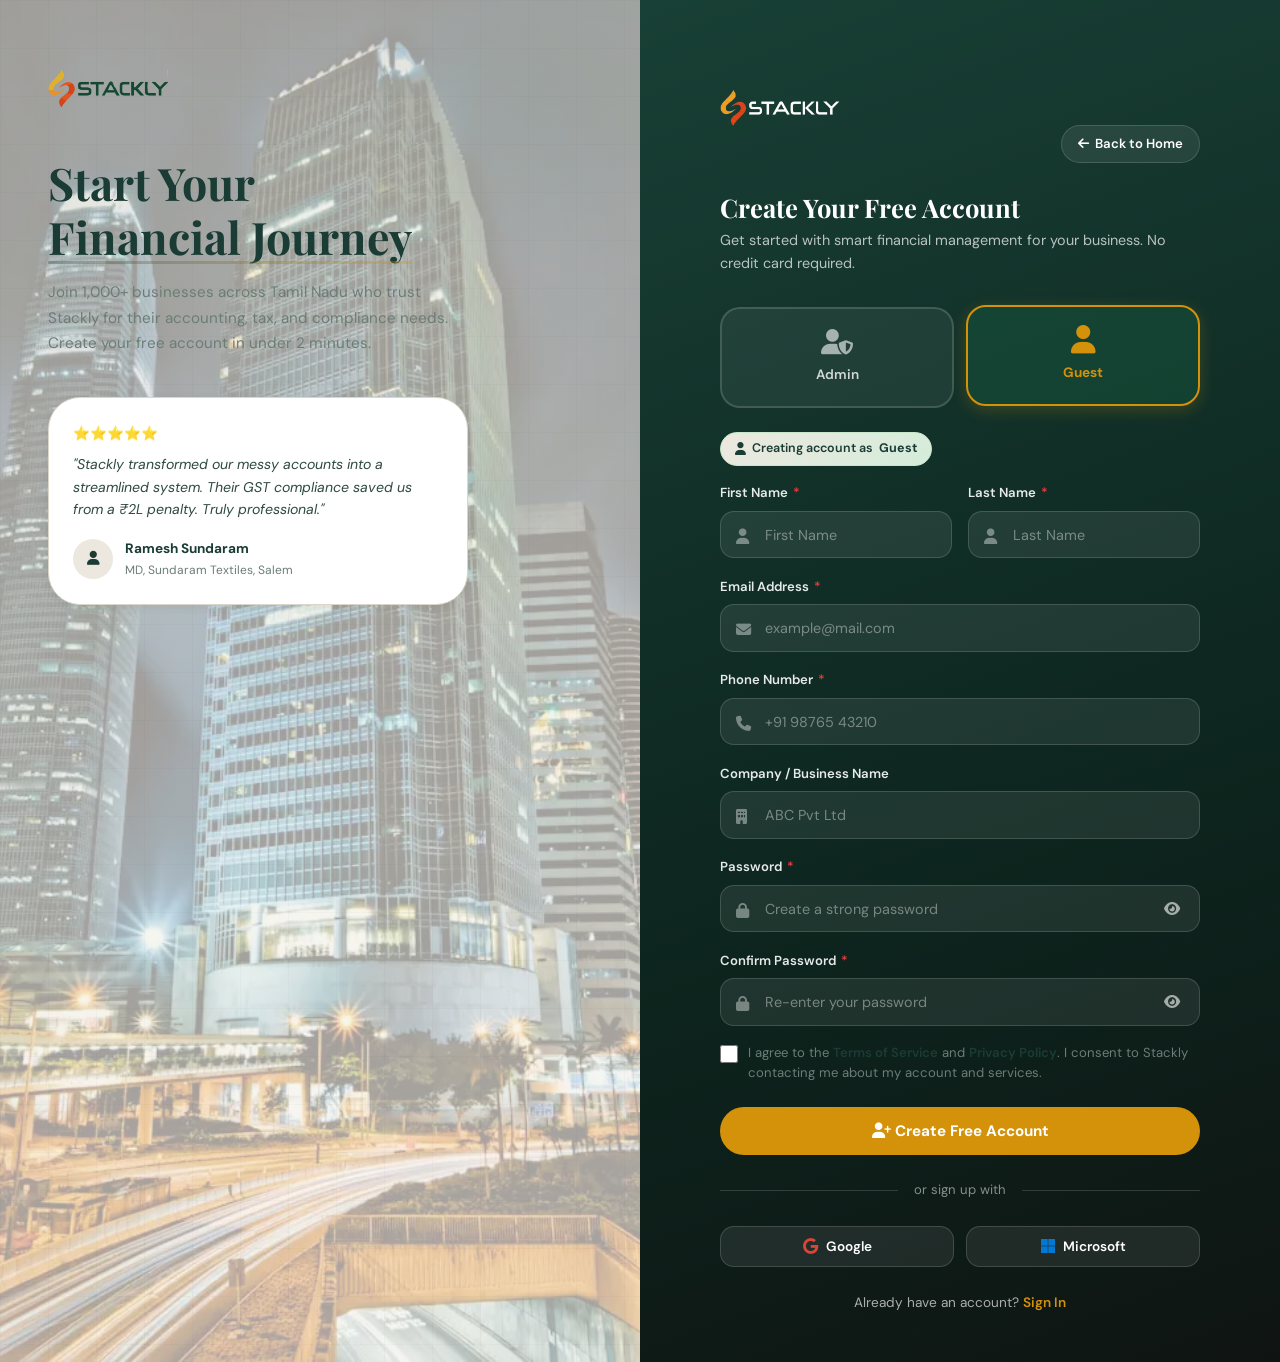
<file: signup.html>
<!DOCTYPE html>
<html lang="en">
<head>
  <meta charset="UTF-8" />
  <meta name="viewport" content="width=device-width, initial-scale=1.0" />
  <meta name="description" content="Sign Up for Stackly - Create your free account and start managing your business finances today." />
  <meta name="theme-color" content="#1A6B4A" />
  <title>Sign Up - Stackly</title>
  <link rel="icon" href="assets/top-logo.webp" type="image/webp" />

  <link rel="preconnect" href="https://fonts.googleapis.com" />
  <link rel="preconnect" href="https://fonts.gstatic.com" crossorigin />
  <link href="https://fonts.googleapis.com/css2?family=Playfair+Display:wght@400;500;600;700;800&family=DM+Sans:wght@300;400;500;600;700&display=swap" rel="stylesheet" />

  <link rel="stylesheet" href="https://cdnjs.cloudflare.com/ajax/libs/font-awesome/6.5.0/css/all.min.css" />
  <link rel="stylesheet" href="style.css" />
  <style>

    .signup-page {
      min-height: 100vh;
      min-height: 100dvh;
      display: grid;
      grid-template-columns: 1fr 1fr;
      overflow: hidden;
    }

    .signup-visual {
      position: relative;
      display: flex;
      flex-direction: column;
      align-items: flex-start;
      justify-content: flex-start; padding-top: 15%;
      padding: 3rem;
      overflow: hidden; background: linear-gradient(160deg, var(--clr-primary-pale) 0%, var(--clr-bg) 100%);
    }

    .signup-visual__bg {
      position: absolute;
      inset: 0;
      background: url('assets/bg_32.webp') center/cover no-repeat !important;
      opacity: 0.33;
      z-index: 0;
    }

    .signup-visual__pattern {
      position: absolute;
      inset: 0;
      background-image:
        linear-gradient(rgba(0,0,0,0.02) 1px, transparent 1px),
        linear-gradient(90deg, rgba(0,0,0,0.02) 1px, transparent 1px);
      background-size: 48px 48px;
      z-index: 2;
      pointer-events: none;
    }

    .signup-visual__decor-circle {
      position: absolute;
      border-radius: 50%;
      pointer-events: none;
      z-index: 2;
    }

    .signup-visual__decor-circle--1 {
      width: 400px;
      height: 400px;
      top: -100px;
      right: -100px;
      background: radial-gradient(circle, rgba(26,107,74,0.05) 0%, transparent 70%);
      animation: float-slow 12s ease-in-out infinite;
    }

    .signup-visual__decor-circle--2 {
      width: 280px;
      height: 280px;
      bottom: -60px;
      left: -60px;
      background: radial-gradient(circle, rgba(240,165,0,0.06) 0%, transparent 70%);
      animation: float-slow 16s ease-in-out infinite reverse;
    }

    .signup-visual__content {
      position: relative;
      z-index: 3;
      max-width: 420px;
      transform: translateY(-20px); 
    }

    .signup-visual__logo {
      display: inline-flex;
      align-items: center;
      gap: 0.55rem;
      margin-bottom: 0;
      text-decoration: none;
      width: fit-content;
    }

    .signup-visual__logo img {
      width: 120px;
      height: 120px;
      object-fit: contain;
      filter: none;
    }

    .signup-visual__logo-text {
      font-family: var(--font-heading);
      font-size: 1.8rem;
      font-weight: 700;
      color: var(--clr-text-dark);
    }

    .signup-visual__logo-text span {
      color: var(--clr-primary);
    }

    .signup-visual__tagline {
      font-family: var(--font-heading);
      font-size: clamp(1.8rem, 3.5vw, 2.8rem);
      font-weight: 700;
      color: var(--clr-text-dark);
      line-height: 1.2;
      margin-bottom: 1rem;
    }

    .signup-visual__tagline em {
      color: var(--clr-primary);
      font-style: normal;
      position: relative;
    }

    .signup-visual__tagline em::after {
      content: '';
      position: absolute;
      bottom: 2px;
      left: 0;
      width: 100%;
      height: 3px;
      background: linear-gradient(90deg, var(--clr-primary), var(--clr-accent));
      border-radius: var(--r-full);
      opacity: 0.3;
    }

    .signup-visual__text {
      font-size: 0.95rem;
      color: var(--clr-text-muted);
      line-height: 1.7;
      margin-bottom: 2.5rem;
    }

    .signup-visual__testimonial {
      background: var(--clr-white);
      border: 1.5px solid var(--clr-border);
      border-radius: var(--r-xl);
      padding: 1.5rem;
      box-shadow: var(--shadow-sm);
      margin-top: 1.5rem;
    }

    .signup-visual__testimonial-stars {
      color: var(--clr-accent);
      font-size: 0.85rem;
      margin-bottom: 0.5rem;
    }

    .signup-visual__testimonial-text {
      font-size: 0.88rem;
      color: var(--clr-text-body);
      line-height: 1.6;
      font-style: italic;
      margin-bottom: 1rem;
    }

    .signup-visual__testimonial-author {
      display: flex;
      align-items: center;
      gap: 0.75rem;
    }

    .signup-visual__testimonial-avatar {
      width: 40px;
      height: 40px;
      border-radius: 50%;
      background: var(--clr-primary-pale);
      display: flex;
      align-items: center;
      justify-content: center;
      color: var(--clr-primary);
      font-size: 0.9rem;
    }

    .signup-visual__testimonial-name {
      font-weight: 700;
      font-size: 0.85rem;
      color: var(--clr-text-dark);
    }

    .signup-visual__testimonial-role {
      font-size: 0.75rem;
      color: var(--clr-text-muted);
    }

    .form-back-btn {
      padding: 0.45rem 1rem;
      border-radius: var(--r-full);
      background: rgba(255, 255, 255, 0.08);
      border: 1.5px solid rgba(255, 255, 255, 0.15);
      font-size: 0.82rem;
      font-weight: 600;
      color: var(--clr-white);
      text-decoration: none;
      display: inline-flex;
      align-items: center;
      gap: 0.4rem;
      transition: all var(--dur-base) var(--ease);
      width: fit-content;
      margin-top: 4.5rem;
    }
    .form-back-btn:hover {
      background: rgba(255, 255, 255, 0.15);
      border-color: rgba(255, 255, 255, 0.3);
      transform: translateY(-2px);
    }
    .form-back-btn i {
      font-size: 0.8rem;
      transition: transform var(--dur-base) var(--ease);
    }
    .form-back-btn:hover i {
      transform: translateX(-3px);
    }
    
    .signup-form-side {
      display: flex;
      flex-direction: column;
      justify-content: center;
      align-items: center;
      padding: 3rem 3.5rem;
      background: linear-gradient(160deg, rgba(20, 60, 50, 0.98) 0%, rgba(10, 35, 28, 0.99) 60%, rgba(15, 20, 18, 1) 100%);
      overflow-y: auto;
      position: relative;
    }

    .signup-form-side__inner {
      width: 100%;
      max-width: 480px;
    }

    .signup-form-box__header {
      margin-bottom: 2rem;
    }

    .signup-form-box__logo {
      display: inline-flex;
      align-items: center;
      gap: 0.5rem;
      margin-bottom: 1.5rem;
      width: fit-content;
    }

    .signup-form-box__logo img {
      width: 120px;
      height: 120px;
      object-fit: contain;
    }

    .signup-form-box__title {
      font-size: 1.6rem;
      font-weight: 700;
      color: var(--clr-text-dark);
      margin-bottom: 0.4rem;
    }

    .signup-form-box__sub {
      font-size: 0.9rem;
      color: var(--clr-text-muted);
      line-height: 1.6;
    }

    .role-selector {
      display: grid;
      grid-template-columns: 1fr 1fr;
      gap: 0.75rem;
      margin-bottom: 1.5rem;
    }

    .role-option {
      position: relative;
      cursor: pointer;
    }

    .role-option input {
      position: absolute;
      opacity: 0;
      width: 0;
      height: 0;
    }

    .role-option__card {
      display: flex;
      flex-direction: column;
      align-items: center;
      gap: 0.5rem;
      padding: 1.25rem 0.75rem;
      background: var(--clr-white);
      border: 2px solid var(--clr-border);
      border-radius: var(--r-lg);
      transition: all var(--dur-base) var(--ease);
      text-align: center;
    }

    .role-option__card i {
      font-size: 1.6rem;
      color: var(--clr-text-muted);
      transition: color var(--dur-base) var(--ease), transform var(--dur-base) var(--ease-bounce);
    }

    .role-option__card span {
      font-size: 0.85rem;
      font-weight: 600;
      color: var(--clr-text-body);
      transition: color var(--dur-base) var(--ease);
    }

    .role-option input:checked + .role-option__card {
      border-color: var(--clr-primary);
      background: var(--clr-primary-pale);
      box-shadow: var(--shadow-green);
      transform: translateY(-2px);
    }

    .role-option input:checked + .role-option__card i {
      color: var(--clr-primary);
      transform: scale(1.1);
    }

    .role-option input:checked + .role-option__card span {
      color: var(--clr-primary);
      font-weight: 700;
    }

    .role-option__card:hover {
      border-color: var(--clr-primary-light);
      transform: translateY(-2px);
    }

    .role-badge {
      display: inline-flex;
      align-items: center;
      gap: 0.4rem;
      padding: 0.35rem 0.85rem;
      border-radius: var(--r-full);
      font-size: 0.78rem;
      font-weight: 600;
      margin-bottom: 1rem;
      animation: slide-down 0.3s var(--ease);
    }

    .role-badge--admin {
      background: linear-gradient(135deg, #E8F5FF 0%, #D4EDFF 100%);
      color: #1976D2;
      border: 1.5px solid #BBDEFB;
    }

    .role-badge--guest {
      background: linear-gradient(135deg, var(--clr-primary-pale) 0%, #D4EDDA 100%);
      color: var(--clr-primary);
      border: 1.5px solid #C8E6C9;
    }

    .signup-form-group {
      margin-bottom: 1.1rem;
      position: relative;
    }

    .signup-form-label {
      display: block;
      font-size: 0.82rem;
      font-weight: 600;
      color: var(--clr-text-dark);
      margin-bottom: 0.4rem;
    }

    .signup-form-label .required {
      color: #E53E3E;
      margin-left: 2px;
    }

    .signup-form-input {
      width: 100%;
      padding: 0.85rem 1rem 0.85rem 2.75rem;
      background: var(--clr-white);
      border: 1.5px solid var(--clr-border);
      border-radius: var(--r-md);
      font-size: 0.9rem;
      color: var(--clr-text-dark);
      transition: border-color var(--dur-base) var(--ease), box-shadow var(--dur-base) var(--ease);
    }

    .signup-form-input:focus {
      border-color: var(--clr-primary);
      box-shadow: 0 0 0 3.5px rgba(26, 107, 74, 0.10);
      outline: none;
    }

    .signup-form-input::placeholder {
      color: var(--clr-text-light);
    }

    .signup-form-input.error {
      border-color: #E53E3E;
      box-shadow: 0 0 0 3.5px rgba(229, 62, 62, 0.10);
    }

    .signup-form-group__icon {
      position: absolute;
      left: 1rem;
      bottom: 0.9rem;
      color: var(--clr-text-muted);
      font-size: 0.95rem;
      transition: color var(--dur-base) var(--ease);
      pointer-events: none;
    }

    .signup-form-input:focus + .signup-form-group__icon,
    .signup-form-group:focus-within .signup-form-group__icon {
      color: var(--clr-primary);
    }

    .signup-form-error {
      font-size: 0.78rem;
      color: #E53E3E;
      margin-top: 0.3rem;
      display: none;
      animation: slide-down 0.2s var(--ease);
    }

    .signup-form-group.has-error .signup-form-error {
      display: block;
    }

    .signup-form-group.has-error .signup-form-input {
      border-color: #E53E3E;
      box-shadow: 0 0 0 3.5px rgba(229, 62, 62, 0.10);
    }

    .password-wrap {
      position: relative;
    }

    .password-toggle {
      position: absolute;
      right: 1rem;
      top: 50%;
      transform: translateY(-50%);
      background: none;
      border: none;
      color: var(--clr-text-muted);
      cursor: pointer;
      font-size: 0.9rem;
      padding: 0.25rem;
      transition: color var(--dur-base) var(--ease);
    }

    .password-toggle:hover {
      color: var(--clr-primary);
    }

    /* Hide Edge's native reveal/clear eye icon in password fields */
    input[type="password"]::-ms-reveal,
    input[type="password"]::-ms-clear {
      display: none;
    }

    .password-strength {
      margin-top: 0.5rem;
      display: none;
    }

    .password-strength.show {
      display: block;
    }

    .password-strength__bar {
      height: 4px;
      background: var(--clr-border);
      border-radius: var(--r-full);
      overflow: hidden;
      margin-bottom: 0.35rem;
    }

    .password-strength__fill {
      height: 100%;
      border-radius: var(--r-full);
      transition: width 0.3s var(--ease), background 0.3s var(--ease);
      width: 0%;
    }

    .password-strength__fill.weak { background: #E53E3E; width: 33%; }
    .password-strength__fill.medium { background: var(--clr-accent); width: 66%; }
    .password-strength__fill.strong { background: var(--clr-primary); width: 100%; }

    .password-strength__text {
      font-size: 0.75rem;
      font-weight: 600;
    }

    .password-strength__text.weak { color: #E53E3E; }
    .password-strength__text.medium { color: var(--clr-accent); }
    .password-strength__text.strong { color: var(--clr-primary); }

    .signup-form-row {
      display: grid;
      grid-template-columns: 1fr 1fr;
      gap: 1rem;
    }

    .terms-group {
      display: flex;
      align-items: flex-start;
      gap: 0.65rem;
      margin-bottom: 1.5rem;
    }

    .terms-group input[type="checkbox"] {
      width: 18px;
      height: 18px;
      accent-color: var(--clr-primary);
      margin-top: 2px;
      flex-shrink: 0;
      cursor: pointer;
    }

    .terms-group label {
      font-size: 0.82rem;
      color: var(--clr-text-muted);
      line-height: 1.5;
      cursor: pointer;
    }

    .terms-group label a {
      color: var(--clr-primary);
      font-weight: 600;
      transition: color var(--dur-base) var(--ease);
    }

    .terms-group label a:hover {
      color: var(--clr-accent);
    }

    .signup-submit {
      width: 100%;
      padding: 0.9rem;
      background: var(--clr-accent);
      color: var(--clr-white);
      border: none;
      border-radius: var(--r-full);
      font-size: 0.95rem;
      font-weight: 700;
      cursor: pointer;
      transition: all var(--dur-base) var(--ease);
      display: flex;
      align-items: center;
      justify-content: center;
      gap: 0.5rem;
      position: relative;
      overflow: hidden;
    }

    .signup-submit::after {
      content: '';
      position: absolute;
      inset: 0;
      background: radial-gradient(circle at center, rgba(255,255,255,0.25) 0%, transparent 70%);
      opacity: 0;
      transition: opacity var(--dur-fast) var(--ease);
      pointer-events: none;
    }

    .signup-submit:hover::after {
      opacity: 1;
    }

    .signup-submit:hover {
      background: var(--clr-primary-light);
      transform: translateY(-2px);
      box-shadow: var(--shadow-green);
    }

    .signup-submit:active {
      transform: scale(0.98);
    }

    .signup-submit:disabled {
      opacity: 0.6;
      cursor: not-allowed;
      transform: none;
    }

    .signup-divider {
      display: flex;
      align-items: center;
      gap: 1rem;
      margin-block: 1.5rem;
      font-size: 0.82rem;
      color: var(--clr-text-muted);
    }

    .signup-divider::before,
    .signup-divider::after {
      content: '';
      flex: 1;
      height: 1.5px;
      background: var(--clr-border);
    }

    .social-auth {
      display: flex;
      gap: 0.75rem;
      margin-bottom: 1.5rem;
    }

    .social-auth-btn {
      flex: 1;
      display: flex;
      align-items: center;
      justify-content: center;
      gap: 0.5rem;
      padding: 0.7rem;
      background: var(--clr-white);
      border: 1.5px solid var(--clr-border);
      border-radius: var(--r-md);
      font-size: 0.85rem;
      font-weight: 600;
      color: var(--clr-text-dark);
      cursor: pointer;
      transition: all var(--dur-base) var(--ease);
    }

    .social-auth-btn:hover {
      border-color: var(--clr-primary);
      box-shadow: var(--shadow-sm);
      transform: translateY(-2px);
    }

    .social-auth-btn i {
      font-size: 1rem;
    }

    .social-auth-btn.google i { color: #DB4437; }
    .social-auth-btn.microsoft i { color: #0078D4; }

    .signup-footer {
      text-align: center;
      font-size: 0.85rem;
      color: var(--clr-text-muted);
      margin-top: 1.5rem;
    }

    .signup-footer a {
      color: var(--clr-primary);
      font-weight: 600;
      transition: color var(--dur-base) var(--ease);
    }

    .signup-footer a:hover {
      color: var(--clr-accent);
    }

    .spinner {
      width: 18px;
      height: 18px;
      border: 2px solid rgba(255,255,255,0.3);
      border-top-color: var(--clr-white);
      border-radius: 50%;
      animation: spin 0.8s linear infinite;
      display: none;
    }

    .signup-submit.loading .spinner {
      display: block;
    }

    .signup-submit.loading .btn-text {
      display: none;
    }

    @keyframes spin {
      to { transform: rotate(360deg); }
    }

    .signup-toast {
      position: fixed;
      top: 1.5rem;
      right: 1.5rem;
      background: var(--clr-white);
      border: 1.5px solid var(--clr-border);
      border-left: 4px solid var(--clr-primary);
      border-radius: var(--r-md);
      padding: 1rem 1.25rem;
      box-shadow: var(--shadow-lg);
      font-size: 0.88rem;
      color: var(--clr-text-dark);
      z-index: 9999;
      max-width: 320px;
      transform: translateX(120%);
      opacity: 0;
      visibility: hidden;
      pointer-events: none;
      transition: transform var(--dur-base) var(--ease-bounce), opacity var(--dur-base) var(--ease), visibility var(--dur-base) var(--ease);
    }

    .signup-toast.show {
      transform: translateX(0);
      opacity: 1;
      visibility: visible;
      pointer-events: auto;
    }

    .signup-toast--success { border-left-color: var(--clr-primary); }
    .signup-toast--error { border-left-color: #E53E3E; }

    .signup-benefits {
      display: flex;
      flex-direction: column;
      gap: 0.75rem;
      margin-bottom: 1.5rem;
    }

    .signup-benefit {
      display: flex;
      align-items: center;
      gap: 0.65rem;
      font-size: 0.85rem;
      color: var(--clr-text-muted);
    }

    .signup-benefit i {
      width: 22px;
      height: 22px;
      background: var(--clr-primary-pale);
      border-radius: 50%;
      display: flex;
      align-items: center;
      justify-content: center;
      font-size: 0.65rem;
      color: var(--clr-primary);
      flex-shrink: 0;
    }

    .signup-form-side .signup-form-box__title { color: var(--clr-white); }
    .signup-form-side .signup-form-box__sub { color: rgba(255,255,255,0.7); }
    .signup-form-side .signup-form-label { color: rgba(255,255,255,0.9); }
    .signup-form-side .remember-me span { color: rgba(255,255,255,0.7); }
    .signup-form-side .signup-footer { color: rgba(255,255,255,0.65); }
    .signup-form-side .signup-footer a { color: var(--clr-accent); }
    .signup-form-side .signup-benefit { color: rgba(255,255,255,0.8); }
    .signup-form-side .signup-benefit i { background: rgba(255,255,255,0.15); color: var(--clr-accent); }
    .signup-form-side .signup-divider { color: rgba(255,255,255,0.5); }
    .signup-form-side .signup-divider::before,
    .signup-form-side .signup-divider::after { background: rgba(255,255,255,0.15); }
    .signup-form-side .form-checkbox-group label { color: rgba(255,255,255,0.7); }
    .signup-form-side .form-checkbox-group label a { color: var(--clr-accent); }

    .signup-form-side .signup-form-input {
      background: rgba(255, 255, 255, 0.08);
      border-color: rgba(255, 255, 255, 0.15);
      color: var(--clr-white);
    }
    .signup-form-side .signup-form-input::placeholder {
      color: rgba(255, 255, 255, 0.4);
    }
    .signup-form-side .signup-form-input:focus {
      background: rgba(255, 255, 255, 0.12);
      border-color: var(--clr-accent);
      box-shadow: 0 0 0 3.5px rgba(240, 165, 0, 0.15);
    }
    .signup-form-side .signup-form-group__icon {
      color: rgba(255, 255, 255, 0.4);
    }
    .signup-form-side .signup-form-input:focus + .signup-form-group__icon,
    .signup-form-side .signup-form-group:focus-within .signup-form-group__icon {
      color: var(--clr-accent);
    }

    .signup-form-side .password-toggle {
      color: rgba(255, 255, 255, 0.6);
    }
    .signup-form-side .password-toggle:hover,
    .signup-form-side .password-toggle:focus {
      color: var(--clr-accent);
    }

    .signup-form-side .role-option__card {
      background: rgba(255, 255, 255, 0.06);
      border-color: rgba(255, 255, 255, 0.15);
    }
    .signup-form-side .role-option__card span {
      color: rgba(255, 255, 255, 0.8);
    }
    .signup-form-side .role-option__card i {
      color: rgba(255, 255, 255, 0.6);
    }
    .signup-form-side .role-option input:checked + .role-option__card {
      background: rgba(26, 107, 74, 0.3);
      border-color: var(--clr-accent);
      box-shadow: 0 4px 16px rgba(240, 165, 0, 0.2);
    }
    .signup-form-side .role-option input:checked + .role-option__card i {
      color: var(--clr-accent);
    }
    .signup-form-side .role-option input:checked + .role-option__card span {
      color: var(--clr-accent);
    }

    .signup-form-side .social-auth-btn {
      background: rgba(255, 255, 255, 0.08);
      border-color: rgba(255, 255, 255, 0.15);
      color: var(--clr-white);
    }
    .signup-form-side .social-auth-btn:hover {
      background: rgba(255, 255, 255, 0.15);
      border-color: rgba(255, 255, 255, 0.25);
    }

    @media (max-width: 1024px) {
      .signup-page { grid-template-columns: 1fr; }
      .signup-visual { display: none; }
      .signup-form-side { padding: 2.5rem 2rem; }
      .signup-mobile-back { display: inline-flex; color: var(--clr-accent); }
    }

    @media (max-width: 768px) {
      .signup-form-row { grid-template-columns: 1fr; }
    }

    @media (max-width: 480px) {
      .signup-form-side { padding: 1.75rem 1.25rem; }
      .signup-form-box__title { font-size: 1.4rem; }
      .role-selector { gap: 0.5rem; }
      .role-option__card { padding: 1rem 0.5rem; }
      .social-auth { flex-direction: column; }
    }
  </style>
</head>
<body>

<div class="signup-toast" id="signupToast" role="alert" aria-live="polite"></div>

<div class="signup-page">

  <div class="signup-visual" aria-hidden="true">
    <div class="signup-visual__bg" style="background: linear-gradient(160deg, rgba(0, 121, 107, 0.88) 0%, rgba(0, 77, 64, 0.92) 60%, rgba(33, 37, 41, 0.95) 100%);"></div>
    <div class="signup-visual__overlay"></div>
    <div class="signup-visual__pattern"></div>
    <div class="signup-visual__decor-circle signup-visual__decor-circle--1"></div>
    <div class="signup-visual__decor-circle signup-visual__decor-circle--2"></div>

    <div class="signup-visual__content">
      <a href="index.html" class="signup-visual__logo">
        <img src="assets/img_30.webp" alt="Stackly" />
      </a>

      <h2 class="signup-visual__tagline">
        Start Your<br><em>Financial Journey</em>
      </h2>
      <p class="signup-visual__text">
        Join 1,000+ businesses across Tamil Nadu who trust Stackly for their accounting, tax, and compliance needs. Create your free account in under 2 minutes.
      </p>

      <div class="signup-visual__testimonial">
        <div class="signup-visual__testimonial-stars">⭐⭐⭐⭐⭐</div>
        <p class="signup-visual__testimonial-text">"Stackly transformed our messy accounts into a streamlined system. Their GST compliance saved us from a ₹2L penalty. Truly professional."</p>
        <div class="signup-visual__testimonial-author">
          <div class="signup-visual__testimonial-avatar">
            <i class="fa-solid fa-user"></i>
          </div>
          <div>
            <div class="signup-visual__testimonial-name">Ramesh Sundaram</div>
            <div class="signup-visual__testimonial-role">MD, Sundaram Textiles, Salem</div>
          </div>
        </div>
      </div>
    </div>
  </div>

  <div class="signup-form-side">
    <div class="signup-form-side__inner">

      <div class="signup-form-box__header">
        <div style="display: flex; align-items: center; justify-content: space-between; width: 100%; margin-bottom: 1.5rem;">
          <a href="index.html" class="signup-form-box__logo" style="margin-bottom: 0;">
            <img src="assets/img_2.webp" alt="Stackly" />
          </a>
          <a href="index.html" class="form-back-btn">
            <i class="fa-solid fa-arrow-left"></i> Back to Home
          </a>
        </div>
        <h1 class="signup-form-box__title">Create Your Free Account</h1>
        <p class="signup-form-box__sub">Get started with smart financial management for your business. No credit card required.</p>
      </div>

      <div class="role-selector" id="roleSelector">
        <label class="role-option">
          <input type="radio" name="role" value="admin" id="roleAdmin" />
          <div class="role-option__card">
            <i class="fa-solid fa-user-shield"></i>
            <span>Admin</span>
          </div>
        </label>
        <label class="role-option">
          <input type="radio" name="role" value="guest" id="roleGuest" checked />
          <div class="role-option__card">
            <i class="fa-solid fa-user"></i>
            <span>Guest</span>
          </div>
        </label>
      </div>

      <div id="roleBadge" class="role-badge role-badge--guest">
        <i class="fa-solid fa-user"></i> Creating account as <strong>Guest</strong>
      </div>

      <form id="signupForm" onsubmit="handleSignup(event)" novalidate>

        <div class="signup-form-row">
          <div class="signup-form-group" id="fnameGroup">
            <label class="signup-form-label" for="firstName">First Name <span class="required">*</span></label>
            <div style="position:relative;">
              <input 
                class="signup-form-input" 
                type="text" 
                id="firstName" 
                name="firstName" 
                placeholder="First Name" 
                required
                autocomplete="given-name"
              />
              <i class="fa-solid fa-user signup-form-group__icon"></i>
            </div>
            <span class="signup-form-error">Name contains only alphabets</span>
          </div>

          <div class="signup-form-group" id="lnameGroup">
            <label class="signup-form-label" for="lastName">Last Name <span class="required">*</span></label>
            <div style="position:relative;">
              <input 
                class="signup-form-input" 
                type="text" 
                id="lastName" 
                name="lastName" 
                placeholder="Last Name" 
                required
                autocomplete="family-name"
              />
              <i class="fa-solid fa-user signup-form-group__icon"></i>
            </div>
            <span class="signup-form-error">Name contains only alphabets</span>
          </div>
        </div>

        <div class="signup-form-group" id="emailGroup">
          <label class="signup-form-label" for="email">Email Address <span class="required">*</span></label>
          <div style="position:relative;">
            <input 
              class="signup-form-input" 
              type="email" 
              id="email" 
              name="email" 
              placeholder="example@mail.com" 
              required
              autocomplete="email"
            />
            <i class="fa-solid fa-envelope signup-form-group__icon"></i>
          </div>
          <span class="signup-form-error">Please enter a valid email address</span>
        </div>

        <div class="signup-form-group" id="phoneGroup">
          <label class="signup-form-label" for="phone">Phone Number <span class="required">*</span></label>
          <div style="position:relative;">
            <input 
              class="signup-form-input" 
              type="tel" 
              id="phone" 
              name="phone" 
              placeholder="+91 98765 43210" 
              required
              autocomplete="tel"
            />
            <i class="fa-solid fa-phone signup-form-group__icon"></i>
          </div>
          <span class="signup-form-error">Please enter a valid 10-digit phone number</span>
        </div>

        <div class="signup-form-group" id="companyGroup">
          <label class="signup-form-label" for="company">Company / Business Name</label>
          <div style="position:relative;">
            <input 
              class="signup-form-input" 
              type="text" 
              id="company" 
              name="company" 
              placeholder="ABC Pvt Ltd" 
              autocomplete="organization"
            />
            <i class="fa-solid fa-building signup-form-group__icon"></i>
          </div>
        </div>

        <div class="signup-form-group" id="passwordGroup">
          <label class="signup-form-label" for="password">Password <span class="required">*</span></label>
          <div class="password-wrap" style="position:relative;">
            <input 
              class="signup-form-input" 
              type="password" 
              id="password" 
              name="password" 
              placeholder="Create a strong password" 
              required
              autocomplete="new-password"
              style="padding-right:2.75rem;"
            />
            <i class="fa-solid fa-lock signup-form-group__icon"></i>
            <button type="button" class="password-toggle" id="passwordToggle" aria-label="Toggle password visibility">
              <i class="fa-solid fa-eye"></i>
            </button>
          </div>
          <div class="password-strength" id="passwordStrength">
            <div class="password-strength__bar">
              <div class="password-strength__fill" id="strengthFill"></div>
            </div>
            <span class="password-strength__text" id="strengthText">Enter a password</span>
          </div>
          <span class="signup-form-error">Password must be at least 8 characters</span>
        </div>

        <div class="signup-form-group" id="confirmPasswordGroup">
          <label class="signup-form-label" for="confirmPassword">Confirm Password <span class="required">*</span></label>
          <div class="password-wrap" style="position:relative;">
            <input 
              class="signup-form-input" 
              type="password" 
              id="confirmPassword" 
              name="confirmPassword" 
              placeholder="Re-enter your password" 
              required
              autocomplete="new-password"
              style="padding-right:2.75rem;"
            />
            <i class="fa-solid fa-lock signup-form-group__icon"></i>
            <button type="button" class="password-toggle" id="confirmToggle" aria-label="Toggle confirm password visibility">
              <i class="fa-solid fa-eye"></i>
            </button>
          </div>
          <span class="signup-form-error">Passwords do not match</span>
        </div>

        <div class="terms-group" id="termsGroup">
          <input type="checkbox" id="terms" name="terms" required />
          <label for="terms">
            I agree to the <a href="contact.html">Terms of Service</a> and <a href="contact.html">Privacy Policy</a>. I consent to Stackly contacting me about my account and services.
          </label>
        </div>
        <span class="signup-form-error" id="termsError" style="display:none;margin-top:-1rem;margin-bottom:1rem;">You must agree to the terms to continue</span>

        <button type="submit" class="signup-submit" id="signupSubmit">
          <span class="spinner"></span>
          <span class="btn-text"><i class="fa-solid fa-user-plus"></i> Create Free Account</span>
        </button>

      </form>

      <div class="signup-divider">or sign up with</div>

      <div class="social-auth">
        <button type="button" class="social-auth-btn google" onclick="window.location.href='404.html'">
          <i class="fa-brands fa-google"></i> Google
        </button>
        <button type="button" class="social-auth-btn microsoft" onclick="window.location.href='404.html'">
          <i class="fa-brands fa-microsoft"></i> Microsoft
        </button>
      </div>

      <p class="signup-footer">
        Already have an account? <a href="signin.html">Sign In</a>
      </p>

    </div>
  </div>

</div>

<script src="script.js"></script>

</body>
</html>
</file>
<file: style.css>
@import url('https://fonts.googleapis.com/css2?family=Playfair+Display:wght@400;500;600;700;800&family=DM+Sans:wght@300;400;500;600;700&display=swap');

:root {

  --clr-dark:          #1A3C34;
  --clr-dark-deep:     #102820;
  --clr-dark-mid:      #22503F;

  --clr-light:         #F8F5EF;
  --clr-light-mid:     #EDE8DF;
  --clr-light-deep:    #DDD6C8;

  --clr-accent:        #D4920A;
  --clr-accent-light:  #FFF4DC;
  --clr-secondary-blue: #2196F3;
  --clr-secondary-purple: #9C27B0;
  --clr-secondary-red: #EF5350;

  --clr-primary:       #1A3C34;
  --clr-primary-light: #2A5446;
  --clr-primary-pale:  #EDE8DF;

  --theme-transition: background 0.4s ease, color 0.4s ease, border-color 0.4s ease, box-shadow 0.4s ease;

  --clr-white:   #FFFFFF;
  --clr-bg:      #F8F5EF;
  --clr-bg-alt:  #EDE8DF;
  --clr-surface: #FFFFFF;
  --clr-border:  #DDD6C8;

  --clr-text-dark:    #1A3C34;
  --clr-text-body:    #2E4A3E;
  --clr-text-muted:   #6B7D76;
  --clr-text-light:   #A0B0AA;

  --font-heading: 'Playfair Display', Georgia, serif;
  --font-body:    'DM Sans', 'Segoe UI', sans-serif;

  --sp-xs:  0.5rem;
  --sp-sm:  1rem;
  --sp-md:  1.5rem;
  --sp-lg:  2.5rem;
  --sp-xl:  4rem;
  --sp-2xl: 6rem;

  --r-sm:  8px;
  --r-md:  14px;
  --r-lg:  20px;
  --r-xl:  32px;
  --r-full: 9999px;

  --shadow-sm:    0 2px 8px  rgba(26, 60, 52, 0.08);
  --shadow-md:    0 6px 24px rgba(26, 60, 52, 0.13);
  --shadow-lg:    0 16px 48px rgba(26, 60, 52, 0.16);
  --shadow-xl:    0 32px 72px rgba(26, 60, 52, 0.20);
  --shadow-green: 0 8px 32px rgba(26, 60, 52, 0.24);
  --shadow-gold:  0 8px 32px rgba(212, 146, 10, 0.24);

  --ease:        cubic-bezier(0.25, 0.46, 0.45, 0.94);
  --ease-bounce: cubic-bezier(0.34, 1.56, 0.64, 1);
  --ease-in-out: cubic-bezier(0.4, 0, 0.2, 1);
  --dur-fast:    0.18s;
  --dur-base:    0.32s;
  --dur-slow:    0.56s;
  --dur-flip:    0.65s;

  --z-below:   -1;
  --z-base:     0;
  --z-raised:   10;
  --z-dropdown: 100;
  --z-sticky:   200;
  --z-overlay:  300;
  --z-modal:    400;
  --z-toast:    500;

  --nav-h: 75px;
  --sidebar-w: 260px;
  --topbar-h: 68px;
}

*, *::before, *::after {
  box-sizing: border-box;
  margin: 0;
  padding: 0;
}

html {
  scroll-behavior: smooth;
  font-size: 16px;
  -webkit-text-size-adjust: 100%;
  overflow-x: hidden;
}

body {
  font-family: var(--font-body);
  background-color: var(--clr-bg);
  color: var(--clr-text-body);
  line-height: 1.7;
  transition: var(--theme-transition);
  overflow-x: hidden;
  -webkit-font-smoothing: antialiased;
  -moz-osx-font-smoothing: grayscale;
}

img, svg, video {
  display: block;
  max-width: 100%;
  height: auto;
}

a {
  color: inherit;
  text-decoration: none;
  transition: color var(--dur-base) var(--ease);
}

ul, ol { list-style: none; }

button, input, textarea, select {
  font-family: inherit;
  font-size: inherit;
  border: none;
  outline: none;
  background: none;
}

button { cursor: pointer; }

a,
button,
input[type="submit"],
input[type="button"],
input[type="reset"],
select,
label,
[role="button"],
[role="link"],
[role="switch"],
.toggle-switch,
.faq-item__header,
.slider-dot,
.slider-btn,
.scroll-top,
.hamburger,
.blog-cat-btn,
.blog-page-btn,
.footer__social-link,
.social-link {
  cursor: pointer !important;
}

h1, h2, h3, h4, h5, h6 {
  font-family: var(--font-heading);
  color: var(--clr-text-dark);
  line-height: 1.2;
}

.container,
section,
header,
footer,
nav,
.row,
[class*="col-"] {
  max-width: 100%;
}

.container {
  width: 100%;
  max-width: 1200px;
  margin-inline: auto;
  padding-inline: 1.25rem;
}

.container--wide {
  width: 100%;
  max-width: 1560px;
  margin-inline: auto;
  padding-inline: 1.25rem;
}

.section {
  padding-block: var(--sp-xl);
  overflow-x: hidden;
}

.section--alt {
  background: linear-gradient(135deg, var(--clr-light) 0%, var(--clr-light-mid) 100%);
  transition: var(--theme-transition);
}

.section--primary {
  background: linear-gradient(135deg, var(--clr-dark) 0%, var(--clr-dark-deep) 100%);
  color: var(--clr-white);
}

.section--dark,
.section--dark-teal,
.section--dark-navy,
.section--dark-purple,
.section--dark-charcoal {
  background: linear-gradient(135deg, var(--clr-dark) 0%, var(--clr-dark-deep) 100%);
  color: #fff;
}

.section--dark .section-title,
.section--dark .section-subtitle,
.section--dark h1, .section--dark h2, .section--dark h3,
.section--dark-teal .section-title,
.section--dark-teal .section-subtitle,
.section--dark-teal h1, .section--dark-teal h2, .section--dark-teal h3,
.section--dark-navy .section-title,
.section--dark-navy .section-subtitle,
.section--dark-navy h1, .section--dark-navy h2, .section--dark-navy h3,
.section--dark-purple .section-title,
.section--dark-purple .section-subtitle,
.section--dark-purple h1, .section--dark-purple h2, .section--dark-purple h3,
.section--dark-charcoal .section-title,
.section--dark-charcoal .section-subtitle,
.section--dark-charcoal h1, .section--dark-charcoal h2, .section--dark-charcoal h3 {
  color: #fff;
}

.section--light,
.section--light-blue,
.section--light-purple,
.section--light-orange {
  background: linear-gradient(135deg, var(--clr-light) 0%, var(--clr-light-mid) 100%);
  color: var(--clr-text-dark);
}

.section--dark .card,
.section--dark-teal .card,
.section--dark-navy .card,
.section--dark-purple .card,
.section--dark-charcoal .card {
  background: rgba(255,255,255,0.08);
  border-color: rgba(255,255,255,0.15);
  color: #fff;
}

.section--dark .card-title,
.section--dark-teal .card-title,
.section--dark-navy .card-title,
.section--dark-purple .card-title,
.section--dark-charcoal .card-title { color: #fff; }

.section--dark .card-text,
.section--dark-teal .card-text,
.section--dark-navy .card-text,
.section--dark-purple .card-text,
.section--dark-charcoal .card-text { color: rgba(255,255,255,0.85); }

.section--dark .btn-primary,
.section--dark-teal .btn-primary,
.section--dark-navy .btn-primary,
.section--dark-purple .btn-primary,
.section--dark-charcoal .btn-primary {
  background: var(--clr-accent);
  color: var(--clr-dark);
  font-weight: 600;
}

.section--dark .btn-primary:hover,
.section--dark-teal .btn-primary:hover,
.section--dark-navy .btn-primary:hover,
.section--dark-purple .btn-primary:hover,
.section--dark-charcoal .btn-primary:hover {
  background: #FFD050;
  box-shadow: 0 6px 20px rgba(240,165,0,0.30);
}

.section-tag {
  display: inline-flex;
  align-items: center;
  gap: 0.45rem;
  font-size: 0.78rem;
  font-weight: 600;
  letter-spacing: 0.12em;
  text-transform: uppercase;
  color: var(--clr-dark);
  background: var(--clr-light-mid);
  padding: 0.35rem 0.9rem;
  border-radius: var(--r-full);
  margin-bottom: var(--sp-sm);
  border: 1px solid var(--clr-light-deep);
}

.section-tag::before {
  content: '';
  display: inline-block;
  width: 6px;
  height: 6px;
  border-radius: 50%;
  background: var(--clr-accent);
}

.section-title {
  font-size: clamp(1.6rem, 3.5vw, 2.5rem);
  font-weight: 700;
  color: var(--clr-dark);
  margin-bottom: var(--sp-sm);
}

.section-title span {
  color: var(--clr-dark);
  position: relative;
  display: inline-block;
}

.section-title span::after {
  content: '';
  position: absolute;
  left: 0;
  bottom: -3px;
  width: 100%;
  height: 3px;
  background: var(--clr-accent);
  border-radius: var(--r-full);
}

.section-subtitle {
  font-size: 1rem;
  color: var(--clr-text-muted);
  max-width: 520px;
}

.text-center { text-align: center; }
.text-center .section-subtitle { margin-inline: auto; }

.flex { display: flex; }
.flex-center { display: flex; align-items: center; justify-content: center; }
.grid { display: grid; }

.badge {
  display: inline-block;
  padding: 0.25rem 0.75rem;
  border-radius: var(--r-full);
  font-size: 0.75rem;
  font-weight: 600;
  text-transform: uppercase;
  letter-spacing: 0.06em;
}

.badge--green { background: var(--clr-primary-pale); color: var(--clr-primary); }
.badge--gold  { background: var(--clr-accent-light); color: #B07800; }

.btn {
  display: inline-flex;
  align-items: center;
  justify-content: center;
  gap: 0.5rem;
  font-family: var(--font-body);
  font-size: 0.9rem;
  font-weight: 600;
  padding: 0.75rem 1.75rem;
  border-radius: var(--r-full);
  border: 2px solid transparent;
  cursor: pointer;
  transition:
    background var(--dur-base) var(--ease),
    color var(--dur-base) var(--ease),
    border-color var(--dur-base) var(--ease),
    transform var(--dur-fast) var(--ease-bounce),
    box-shadow var(--dur-base) var(--ease),
    letter-spacing var(--dur-base) var(--ease);
  position: relative;
  overflow: hidden;
  text-decoration: none;
  white-space: nowrap;
  letter-spacing: 0.01em;
}

.btn::before {
  content: '';
  position: absolute;
  top: 0;
  left: -75%;
  width: 50%;
  height: 100%;
  background: linear-gradient(105deg, transparent 40%, rgba(255,255,255,0.4) 50%, transparent 60%);
  transform: skewX(-15deg);
  transition: left 0.55s var(--ease);
  pointer-events: none;
}

.btn:hover::before { left: 125%; }

.btn::after {
  content: '';
  position: absolute;
  inset: 0;
  background: radial-gradient(circle at center, rgba(255,255,255,0.35) 0%, transparent 70%);
  opacity: 0;
  transition: opacity var(--dur-fast) var(--ease);
  pointer-events: none;
}

.btn:hover::after { opacity: 1; }
.btn:hover { letter-spacing: 0.03em; }
.btn:active { transform: scale(0.97); }

.btn--primary {
  background: var(--clr-dark);
  color: var(--clr-white);
  border-color: var(--clr-dark);
  box-shadow: var(--shadow-md);
}

.btn--primary:hover {
  background: var(--clr-dark-mid);
  border-color: var(--clr-dark-mid);
  transform: translateY(-2px);
  box-shadow: 0 12px 32px rgba(27, 42, 74, 0.32);
}

.btn--accent {
  background: var(--clr-accent);
  color: var(--clr-dark);
  border-color: var(--clr-accent);
  box-shadow: var(--shadow-gold);
}

.btn--accent:hover {
  background: #FFD050;
  border-color: #FFD050;
  transform: translateY(-2px);
  box-shadow: 0 12px 32px rgba(240, 165, 0, 0.35);
}

.btn--outline {
  background: transparent;
  color: var(--clr-dark);
  border-color: var(--clr-dark);
}

.btn--outline:hover {
  background: var(--clr-dark);
  color: var(--clr-white);
  transform: translateY(-2px);
  box-shadow: var(--shadow-md);
}

.btn--ghost {
  background: transparent;
  color: var(--clr-white);
  border-color: rgba(255,255,255,0.55);
}

.btn--ghost:hover {
  background: rgba(255,255,255,0.15);
  border-color: var(--clr-white);
  transform: translateY(-2px);
}

.btn--sm {
  font-size: 0.8rem;
  padding: 0.5rem 1.1rem;
}

.btn--lg {
  font-size: 1rem;
  padding: 0.9rem 2.25rem;
}

.btn--icon {
  width: 44px;
  height: 44px;
  padding: 0;
  border-radius: 50%;
}

#preloader {
  position: fixed;
  inset: 0;
  background: radial-gradient(circle at center, var(--clr-dark) 0%, var(--clr-dark-deep) 100%);
  display: flex;
  align-items: center;
  justify-content: center;
  z-index: 99999;
  transition: opacity 0.5s cubic-bezier(0.77, 0, 0.175, 1), visibility 0.5s cubic-bezier(0.77, 0, 0.175, 1);
}

#preloader.hide {
  opacity: 0;
  visibility: hidden;
  pointer-events: none;
}

.preloader__content {
  position: relative;
  width: 220px;
  height: 220px;
  display: flex;
  align-items: center;
  justify-content: center;
}

.preloader__logo-container {
  width: 80px;
  height: 80px;
  background: var(--clr-dark-deep);
  border: 2px solid rgba(255, 255, 255, 0.1);
  border-radius: 50%;
  display: flex;
  align-items: center;
  justify-content: center;
  box-shadow: 0 10px 30px rgba(0, 0, 0, 0.35);
  z-index: 10;
  animation: preloader-logo-pulse 2s ease-in-out infinite;
}

.preloader__logo {
  width: 48px;
  height: 48px;
  object-fit: contain;
}

.preloader__ring {
  position: absolute;
  border-radius: 50%;
  border: 3px solid rgba(255, 255, 255, 0.05); 
  transform-origin: center;
}

.preloader__ring--1 {
  width: 112px;
  height: 112px;
  border-top-color: var(--clr-accent);
  filter: drop-shadow(0 0 3px var(--clr-accent));
  animation: spin-clockwise 1.2s cubic-bezier(0.5, 0.1, 0.5, 0.9) infinite;
}

.preloader__ring--2 {
  width: 140px;
  height: 140px;
  border-right-color: var(--clr-light);
  filter: drop-shadow(0 0 3px rgba(248, 245, 239, 0.8));
  animation: spin-counter-clockwise 1.8s cubic-bezier(0.5, 0.1, 0.5, 0.9) infinite;
}

.preloader__ring--3 {
  width: 168px;
  height: 168px;
  border-bottom-color: #00FFCC;
  filter: drop-shadow(0 0 3px #00FFCC);
  animation: spin-clockwise 2.4s cubic-bezier(0.5, 0.1, 0.5, 0.9) infinite;
}

@keyframes spin-clockwise {
  0% { transform: rotate(0deg); }
  100% { transform: rotate(360deg); }
}

@keyframes spin-counter-clockwise {
  0% { transform: rotate(0deg); }
  100% { transform: rotate(-360deg); }
}

@keyframes preloader-logo-pulse {
  0%, 100% {
    transform: scale(1);
    box-shadow: 0 10px 30px rgba(0, 0, 0, 0.35), 0 0 0 0 rgba(212, 146, 10, 0.25);
  }
  50% {
    transform: scale(1.06);
    box-shadow: 0 15px 40px rgba(0, 0, 0, 0.45), 0 0 0 12px rgba(212, 146, 10, 0);
  }
}

.site-header {
  position: fixed;
  top: 0;
  left: 0;
  width: 100%;
  z-index: var(--z-sticky);
  background: linear-gradient(135deg, var(--clr-dark) 0%, var(--clr-dark-deep) 100%);
  backdrop-filter: blur(16px) saturate(1.8);
  -webkit-backdrop-filter: blur(16px) saturate(1.8);
  border-bottom: 1px solid rgba(255,255,255,0.08);
  transition:
    background var(--dur-base) var(--ease),
    border-color var(--dur-base) var(--ease),
    box-shadow var(--dur-base) var(--ease),
    padding var(--dur-base) var(--ease);
  height: var(--nav-h);
  display: flex;
  align-items: center;
}

.site-header.scrolled {
  border-color: rgba(255,255,255,0.15);
  box-shadow: 0 8px 32px rgba(0,0,0,0.3);
}

.header__inner {
  display: flex;
  align-items: center;
  justify-content: space-between;
  gap: 1.5rem;
  width: 100%;
  max-width: 1200px;
  margin-inline: auto;
  padding-inline: 1.25rem;
}

.header__logo {
  display: inline-flex;
  align-items: center;
  gap: 0;
  flex-shrink: 0;
  text-decoration: none;
}

.header__logo img {
  width: 120px;
  height: 120px;
  object-fit: contain;
  transition: transform var(--dur-base) var(--ease-bounce);
}

.header__logo:hover img {
  transform: rotate(-8deg) scale(1.05);
}

.logo__text {
  font-family: var(--font-heading);
  font-size: 1.7rem;
  font-weight: 700;
  color: var(--clr-white);
  letter-spacing: -0.02em;
}

.logo__text span {
  color: var(--clr-accent);
}

.header__nav {
  display: flex;
  color: #fff;
  align-items: center;
  gap: 0.25rem;
}

.nav__link {
  position: relative;
  font-size: 0.88rem;
  font-weight: 500;
  color: rgba(255,255,255,0.85);
  transition: color 0.3s ease;
  padding: 0.45rem 0.9rem;
  border-radius: var(--r-sm);
  transition: color var(--dur-base) var(--ease), background var(--dur-base) var(--ease);
  white-space: nowrap;
}

.nav__link::after {
  content: '';
  position: absolute;
  bottom: 4px;
  left: 50%;
  transform: translateX(-50%) scaleX(0);
  width: calc(100% - 1.8rem);
  height: 2px;
  background: var(--clr-accent);
  border-radius: var(--r-full);
  transition: transform var(--dur-base) var(--ease-bounce);
}

.nav__link:hover,
.nav__link.active {
  color: var(--clr-accent);
}

.nav__link:hover::after,
.nav__link.active::after {
  transform: translateX(-50%) scaleX(1);
}

.header__actions {
  display: flex;
  align-items: center;
  gap: 0.65rem;
  flex-shrink: 0;
}

.hamburger {
  display: none;
  flex-direction: column;
  justify-content: center;
  gap: 5px;
  width: 44px;
  height: 44px;
  border-radius: var(--r-sm);
  background: var(--clr-primary-light);
  border: 1.5px solid rgba(255,255,255,0.15);
  cursor: pointer;
  padding: 0.6rem;
  transition: background var(--dur-base) var(--ease), border-color var(--dur-base) var(--ease);
  align-items: center;
  flex-shrink: 0;
}

.hamburger:hover {
  background: var(--clr-dark-mid);
  border-color: rgba(255,255,255,0.30);
}
.hamburger:hover .bar { background: var(--clr-accent); }

.bar {
  display: block;
  width: 22px;
  height: 2.5px;
  background: var(--clr-white);
  border-radius: var(--r-full);
  transition:
    transform var(--dur-base) var(--ease),
    opacity var(--dur-fast) var(--ease),
    width var(--dur-base) var(--ease);
  transform-origin: center;
}

.hamburger.open .bar:nth-child(1) { transform: translateY(7.5px) rotate(45deg); }
.hamburger.open .bar:nth-child(2) { opacity: 0; transform: scaleX(0); }
.hamburger.open .bar:nth-child(3) { transform: translateY(-7.5px) rotate(-45deg); }

.mobile-overlay {
  position: fixed;
  inset: 0;
  width: 100%;
  height: 100%;
  background: linear-gradient(160deg, var(--clr-light) 0%, var(--clr-light-mid) 50%, var(--clr-light) 100%);
  z-index: var(--z-overlay);
  display: flex;
  flex-direction: column;
  align-items: center;
  justify-content: flex-start;
  padding-top: 2rem;
  opacity: 0;
  visibility: hidden;
  transform: scale(1.04);
  transition:
    opacity var(--dur-slow) var(--ease),
    visibility var(--dur-slow) var(--ease),
    transform var(--dur-slow) var(--ease);
  overflow-y: auto;
  overflow-x: hidden;
  overscroll-behavior: contain;
  padding-bottom: 2rem;
}

.mobile-overlay.open {
  opacity: 1;
  visibility: visible;
  transform: scale(1);
}

body.menu-open {
  overflow: hidden !important;
}
body.menu-open .scroll-top {
  display: none !important;
}

.mobile-overlay::before {
  content: '';
  position: absolute;
  top: -80px;
  right: -80px;
  width: 300px;
  height: 300px;
  background: radial-gradient(circle, var(--clr-primary-pale) 0%, transparent 70%);
  border-radius: 50%;
  pointer-events: none;
}

.mobile-overlay::after {
  content: '';
  position: absolute;
  bottom: -60px;
  left: -60px;
  width: 250px;
  height: 250px;
  background: radial-gradient(circle, var(--clr-accent-light) 0%, transparent 70%);
  border-radius: 50%;
  pointer-events: none;
}

.mobile-overlay__close {
  position: absolute;
  top: 1.5rem;
  right: 1.5rem;
  width: 44px;
  height: 44px;
  border-radius: 50%;
  background: var(--clr-primary-pale);
  display: flex;
  align-items: center;
  justify-content: center;
  font-size: 1.3rem;
  color: var(--clr-primary);
  cursor: pointer;
  transition: background var(--dur-base) var(--ease), transform var(--dur-base) var(--ease-bounce);
  z-index: 2;
}

.mobile-overlay__close:hover {
  background: var(--clr-primary);
  color: var(--clr-white);
  transform: rotate(90deg) scale(1.1);
}

.mobile-overlay__logo {
  position: absolute;
  top: 1.5rem;
  left: 1.5rem;
  z-index: 2;
}

.mobile-overlay__logo img {
  width: 95px;
  height: auto;
  object-fit: contain;
}

.mobile-nav {
  display: flex;
  flex-direction: column;
  align-items: center;
  gap: 0.25rem;
  z-index: 1;
  width: 100%;
  padding: 1rem 2rem;
  margin-top: 1.5rem;
}

.mobile-nav__link {
  font-family: var(--font-heading);
  font-size: clamp(1.4rem, 5vw, 1.9rem);
  font-weight: 600;
  color: var(--clr-text-dark);
  padding: 0.55rem 1.5rem;
  border-radius: var(--r-md);
  text-align: center;
  width: 100%;
  max-width: 320px;
  transition:
    color var(--dur-base) var(--ease),
    background var(--dur-base) var(--ease),
    transform var(--dur-base) var(--ease-bounce);
  
  opacity: 0;
  transform: translateY(18px);
  transition:
    opacity var(--dur-base) var(--ease),
    transform var(--dur-base) var(--ease-bounce),
    color var(--dur-base) var(--ease),
    background var(--dur-base) var(--ease);
}

.mobile-overlay.open .mobile-nav__link {
  opacity: 1;
  transform: translateY(0);
}

.mobile-overlay.open .mobile-nav__link:nth-child(1) { transition-delay: 0.08s; }
.mobile-overlay.open .mobile-nav__link:nth-child(2) { transition-delay: 0.14s; }
.mobile-overlay.open .mobile-nav__link:nth-child(3) { transition-delay: 0.20s; }
.mobile-overlay.open .mobile-nav__link:nth-child(4) { transition-delay: 0.26s; }
.mobile-overlay.open .mobile-nav__link:nth-child(5) { transition-delay: 0.32s; }
.mobile-overlay.open .mobile-nav__link:nth-child(6) { transition-delay: 0.38s; }
.mobile-overlay.open .mobile-nav__link:nth-child(7) { transition-delay: 0.44s; }

.mobile-nav__link:hover {
  color: var(--clr-primary);
  background: var(--clr-primary-pale);
  transform: scale(1.03);
}

.mobile-overlay__actions {
  display: flex;
  flex-direction: column;
  align-items: center;
  gap: 0.75rem;
  margin-top: 1.5rem;
  width: 100%;
  padding: 0 2rem;
  z-index: 1;
}

.mobile-overlay__actions .btn {
  width: 100%;
  max-width: 280px;
  justify-content: center;
  opacity: 0;
  transform: translateY(18px);
  transition: opacity var(--dur-base) var(--ease), transform var(--dur-base) var(--ease-bounce);
}

.mobile-overlay.open .mobile-overlay__actions .btn:nth-child(1) { opacity:1; transform:translateY(0); transition-delay:0.50s; }
.mobile-overlay.open .mobile-overlay__actions .btn:nth-child(2) { opacity:1; transform:translateY(0); transition-delay:0.56s; }

.hero {
  min-height: 85vh;
  min-height: 85dvh;
  padding-top: var(--nav-h);
  position: relative;
  display: flex;
  align-items: center;
  overflow: hidden;
  background: var(--clr-bg);
  transition: var(--theme-transition);
}

.hero__video-wrap {
  position: absolute;
  inset: 0;
  z-index: 0;
  overflow: hidden;
}

.hero__video {
  width: 100%;
  height: 100%;
  object-fit: cover;
}

.hero__video-overlay {
  position: absolute;
  inset: 0;
  background: linear-gradient(135deg, rgba(27, 42, 74, 0.65) 0%, rgba(17, 29, 51, 0.50) 100%);
  z-index: 1;
}

@keyframes float-slow {
  0%, 100% { transform: translate(0, 0) scale(1); }
  33%       { transform: translate(24px, -20px) scale(1.04); }
  66%       { transform: translate(-16px, 16px) scale(0.97); }
}

.hero__inner {
  position: relative;
  z-index: 2;
  display: grid;
  grid-template-columns: 1fr;
  gap: 3rem;
  align-items: center;
  width: 100%;
  max-width: 1200px;
  margin-inline: auto;
  padding: 1.5rem 1.25rem 2rem;
  text-align: center;
}

.hero__content {
  max-width: 800px;
  margin-inline: auto;
}

.hero__badge {
  display: inline-flex;
  align-items: center;
  gap: 0.5rem;
  background: var(--clr-white);
  border: 1.5px solid var(--clr-primary-pale);
  border-radius: var(--r-full);
  padding: 0.4rem 1rem;
  font-size: 0.78rem;
  font-weight: 600;
  color: var(--clr-primary);
  letter-spacing: 0.08em;
  text-transform: uppercase;
  margin-bottom: 1.5rem;
  box-shadow: var(--shadow-sm);
  animation: slide-down 0.6s var(--ease) both;
  transition: var(--theme-transition);
}

.hero__badge-dot {
  width: 7px;
  height: 7px;
  background: var(--clr-accent);
  border-radius: 50%;
  animation: pulse-dot 1.8s ease-in-out infinite;
}

@keyframes pulse-dot {
  0%, 100% { transform: scale(1);   opacity: 1; }
  50%       { transform: scale(1.5); opacity: 0.6; }
}

.hero__title {
  font-size: clamp(2rem, 4.5vw, 3.4rem);
  font-weight: 800;
  line-height: 1.1;
  color: var(--clr-white);
  margin-bottom: 1.25rem;
  animation: slide-up 0.7s var(--ease) 0.1s both;
}

.hero__title em {
  font-style: normal;
  color: var(--clr-accent);
  position: relative;
  display: inline-block;
}

.hero__title em::after {
  content: '';
  position: absolute;
  bottom: 2px;
  left: 0;
  width: 100%;
  height: 4px;
  background: linear-gradient(90deg, var(--clr-primary), var(--clr-accent));
  border-radius: var(--r-full);
  transform: scaleX(0);
  transform-origin: left;
  animation: underline-grow 0.7s var(--ease) 0.8s both;
}

@keyframes underline-grow {
  from { transform: scaleX(0); }
  to   { transform: scaleX(1); }
}

.hero__text {
  font-size: 1.05rem;
  color: rgba(255, 255, 255, 0.9);
  max-width: 600px;
  margin-inline: auto;
  margin-bottom: 2rem;
  animation: slide-up 0.7s var(--ease) 0.2s both;
}

.hero__buttons {
  display: flex;
  flex-wrap: wrap;
  gap: 1rem;
  justify-content: center;
  animation: slide-up 0.7s var(--ease) 0.3s both;
}

.hero__stats {
  display: flex;
  gap: 2rem;
  justify-content: center;
  margin-top: 2.5rem;
  animation: slide-up 0.7s var(--ease) 0.45s both;
}

.hero__stat-num {
  font-family: var(--font-heading);
  font-size: 1.75rem;
  font-weight: 700;
  color: var(--clr-accent);
  line-height: 1;
}

.hero__stat-label {
  font-size: 0.8rem;
  color: rgba(255, 255, 255, 0.7);
  margin-top: 0.2rem;
}

.hero__stat-divider {
  width: 1.5px;
  background: rgba(255, 255, 255, 0.2);
  align-self: stretch;
}

.hero-slider {
  position: relative;
  overflow: hidden;
}

.hero-slider__track {
  display: flex;
  transition: transform 0.8s var(--ease-in-out);
}

.hero-slider__slide {
  flex: 0 0 100%;
  min-width: 0;
}

.hero-slider__dots {
  display: flex;
  justify-content: center;
  gap: 0.5rem;
  position: absolute;
  bottom: 1.5rem;
  left: 50%;
  transform: translateX(-50%);
  z-index: 5;
}

html, body {
  height: auto;
  min-height: 100%;
}

.section,
.container,
.about-img-wrap,
.service-panel,
.service-panel-content,
.hero-slider,
.hero-slide,
.testimonial-card,
.pricing-card,
.project-card {
  overflow-y: visible !important;
}

html::-webkit-scrollbar, body::-webkit-scrollbar {
  width: 10px;
}
html::-webkit-scrollbar-track, body::-webkit-scrollbar-track {
  background: var(--clr-light);
}
html::-webkit-scrollbar-thumb, body::-webkit-scrollbar-thumb {
  background: var(--clr-primary);
  border-radius: var(--r-full);
  border: 2px solid var(--clr-light);
}
html::-webkit-scrollbar-thumb:hover, body::-webkit-scrollbar-thumb:hover {
  background: var(--clr-primary-light);
}
html, body {
  scrollbar-width: thin;
  scrollbar-color: var(--clr-primary) var(--clr-light);
}

.slider-dot {
  width: 8px;
  height: 8px;
  border-radius: var(--r-full);
  background: var(--clr-border);
  cursor: pointer;
  transition:
    background var(--dur-base) var(--ease),
    width var(--dur-base) var(--ease);
}

.slider-dot.active {
  background: var(--clr-primary);
  width: 24px;
}

.brands {
  background: var(--clr-surface);
  transition: var(--theme-transition);
  padding-block: 2.5rem;
  border-top: 1px solid var(--clr-border);
  border-bottom: 1px solid var(--clr-border);
  overflow: hidden;
}
[data-theme="dark"] .brands { background: var(--clr-bg); }

.brands__label {
  text-align: center;
  font-size: 0.78rem;
  font-weight: 600;
  letter-spacing: 0.12em;
  text-transform: uppercase;
  color: var(--clr-text-muted);
  margin-bottom: 1.5rem;
}

.brands__track-wrap {
  overflow: hidden;
  position: relative;
}

.brands__track-wrap::before,
.brands__track-wrap::after {
  content: '';
  position: absolute;
  top: 0;
  bottom: 0;
  width: 80px;
  z-index: 2;
  pointer-events: none;
}
.brands__track-wrap::before {
  left: 0;
  background: linear-gradient(to right, var(--clr-surface), transparent);
}
.brands__track-wrap::after {
  right: 0;
  background: linear-gradient(to left, var(--clr-surface), transparent);
}
.brands__track {
  display: flex;
  gap: 3rem;
  align-items: center;
  animation: marquee 22s linear infinite;
  width: max-content;
}

.brands__track:hover { animation-play-state: paused; }

@keyframes marquee {
  from { transform: translateX(0); }
  to   { transform: translateX(-50%); }
}

.brand-logo {
  height: 36px;
  width: auto;
  object-fit: contain;
  filter: grayscale(1) opacity(0.55);
  transition: filter var(--dur-base) var(--ease), transform var(--dur-base) var(--ease);
  flex-shrink: 0;
}

.brand-logo:hover {
  filter: grayscale(0) opacity(1);
  transform: scale(1.08);
}

.about__grid {
  display: grid;
  grid-template-columns: 1fr 1fr;
  gap: 4rem;
  align-items: center;
  overflow: hidden; 
  padding-block: 2rem;
}

.about__img-wrap {
  position: relative;
  border-radius: var(--r-xl);
  overflow: visible;
}

.about__img {
  width: 100%;
  height: 460px;
  object-fit: cover;
  border-radius: var(--r-xl);
  box-shadow: var(--shadow-xl);
  transition: transform var(--dur-slow) var(--ease);
  display: block;
}

.about__img-wrap:hover .about__img {
  transform: scale(1.02) translateY(-4px);
}

.about__exp-badge {
  position: absolute;
  bottom: -1.5rem;
  right: -1.5rem;
  background: var(--clr-primary);
  color: var(--clr-white);
  border-radius: var(--r-lg);
  padding: 1.2rem 1.5rem;
  text-align: center;
  box-shadow: var(--shadow-green);
  z-index: 2;
  animation: float-card 5s ease-in-out infinite;
}

.about__exp-num {
  font-family: var(--font-heading);
  font-size: 2.2rem;
  font-weight: 700;
  line-height: 1;
}

.about__exp-label {
  font-size: 0.75rem;
  font-weight: 500;
  opacity: 0.85;
  margin-top: 0.2rem;
}

.about__clients {
  display: flex;
  align-items: center;
  gap: 0.75rem;
  margin-bottom: 1.5rem;
}

.about__avatars {
  display: flex;
}

.about__avatar {
  width: 38px;
  height: 38px;
  border-radius: 50%;
  border: 3px solid var(--clr-white);
  object-fit: cover;
  margin-left: -10px;
  box-shadow: var(--shadow-sm);
  transition: transform var(--dur-base) var(--ease-bounce);
}

.about__avatars .about__avatar:first-child { margin-left: 0; }
.about__avatar:hover { transform: translateY(-4px) scale(1.1); z-index: 5; }

.about__client-text {
  font-size: 0.85rem;
  color: var(--clr-text-muted);
}

.about__client-text strong { color: var(--clr-primary); }

.about__checklist {
  display: flex;
  flex-direction: column;
  gap: 0.65rem;
  margin: 1.25rem 0 2rem;
}

.about__check-item {
  display: flex;
  align-items: flex-start;
  gap: 0.7rem;
  font-size: 0.92rem;
  color: var(--clr-text-body);
}

.about__check-icon {
  width: 22px;
  height: 22px;
  background: var(--clr-primary);
  color: var(--clr-white);
  border-radius: 50%;
  display: flex;
  align-items: center;
  justify-content: center;
  font-size: 0.7rem;
  flex-shrink: 0;
  margin-top: 0.2rem;
  transition: transform var(--dur-base) var(--ease-bounce), background var(--dur-base) var(--ease);
}

.about__check-item:hover .about__check-icon {
  transform: scale(1.2) rotate(-12deg);
  background: var(--clr-accent);
}

.about__metrics {
  display: flex;
  gap: 2.5rem;
  margin-top: 2rem;
  padding-top: 2rem;
  border-top: 1.5px solid var(--clr-border);
}

.about__metric-num {
  font-family: var(--font-heading);
  font-size: 1.9rem;
  font-weight: 700;
  color: var(--clr-primary);
  line-height: 1;
}

.about__metric-label {
  font-size: 0.82rem;
  color: var(--clr-text-muted);
  margin-top: 0.3rem;
}

.steps__grid {
  display: grid;
  grid-template-columns: repeat(3, 1fr);
  gap: 2rem;
  position: relative;
}

.steps__grid::before {
  content: '';
  position: absolute;
  top: 3rem;
  left: calc(16.66% + 1.5rem);
  right: calc(16.66% + 1.5rem);
  height: 2px;
  background: linear-gradient(to right, var(--clr-primary-pale), var(--clr-primary), var(--clr-primary-pale));
  z-index: 0;
}

.step-card {
  background: var(--clr-surface);
  transition: var(--theme-transition), transform 0.3s var(--ease-bounce), box-shadow 0.3s ease;
  border: 1.5px solid var(--clr-border);
  border-radius: var(--r-lg);
  padding: 2rem 1.5rem;
  position: relative;
  z-index: 1;
  text-align: center;
  transition:
    transform var(--dur-base) var(--ease-bounce),
    box-shadow var(--dur-base) var(--ease),
    border-color var(--dur-base) var(--ease);
}

.step-card:hover {
  transform: translateY(-8px);
  box-shadow: var(--shadow-lg);
  border-color: var(--clr-primary-light);
}

.step-card__num {
  font-family: var(--font-heading);
  font-size: 0.78rem;
  font-weight: 700;
  letter-spacing: 0.15em;
  color: var(--clr-text-muted);
  margin-bottom: 1rem;
}

.step-card__icon {
  width: 60px;
  height: 60px;
  background: var(--clr-primary-pale);
  border-radius: var(--r-md);
  display: flex;
  align-items: center;
  justify-content: center;
  font-size: 1.6rem;
  margin: 0 auto 1rem;
  transition: background var(--dur-base) var(--ease), transform var(--dur-base) var(--ease-bounce);
}

.step-card:hover .step-card__icon {
  background: var(--clr-primary);
  color: var(--clr-white);
  transform: scale(1.1) rotate(-8deg);
}

.step-card__title {
  font-size: 1.05rem;
  font-weight: 600;
  color: var(--clr-text-dark);
  margin-bottom: 0.75rem;
}

.step-card__text {
  font-size: 0.88rem;
  color: var(--clr-text-muted);
  line-height: 1.65;
}

.services__grid {
  display: grid;
  grid-template-columns: repeat(3, 1fr);
  gap: 1.75rem;
}

.service-card {
  height: 260px;
  perspective: 1000px;
  cursor: pointer;
}

.service-card:focus {
  outline: 2px solid var(--clr-primary);
}

.service-card__inner {
  position: relative;
  width: 100%;
  height: 100%;
  transition: transform var(--dur-flip) var(--ease-in-out);
  transform-style: preserve-3d;
}

.service-card:hover .service-card__inner {
  transform: rotateY(180deg);
}

.service-card__front,
.service-card__back {
  position: absolute;
  inset: 0;
  border-radius: var(--r-lg);
  backface-visibility: hidden;
  -webkit-backface-visibility: hidden;
  padding: 2rem 1.75rem;
  display: flex;
  flex-direction: column;
}

.service-card__front {
  background: var(--clr-white);
  border: 1.5px solid var(--clr-border);
  transition: var(--theme-transition);
  box-shadow: var(--shadow-sm);
}

.service-card__back {
  background: linear-gradient(135deg, var(--clr-primary) 0%, #004D40 100%);
  color: var(--clr-white);
  transform: rotateY(180deg);
  justify-content: center;
  align-items: flex-start;
  border: 1.5px solid var(--clr-primary);
}

.service-card__icon {
  width: 52px;
  height: 52px;
  background: var(--clr-primary-pale);
  border-radius: var(--r-md);
  display: flex;
  align-items: center;
  justify-content: center;
  font-size: 1.5rem;
  margin-bottom: 1rem;
  transition: background var(--dur-base) var(--ease), transform var(--dur-base) var(--ease-bounce);
}

.service-card:hover .service-card__icon {
  transform: scale(1.1);
}

.service-card__title {
  font-size: 1rem;
  font-weight: 700;
  color: #000;
  margin-bottom: 0.6rem;
  line-height: 1.3;
}

.service-card__text {
  font-size: 0.85rem;
  color: #111;
  font-weight: 500;
  line-height: 1.65;
}

.service-card__back-title {
  font-size: 1.15rem;
  font-weight: 800;
  margin-bottom: 0.75rem;
  font-family: var(--font-heading);
  text-shadow: 0 2px 4px rgba(0,0,0,0.6);
}

.service-card__back-text {
  font-size: 0.9rem;
  opacity: 0.95;
  font-weight: 500;
  line-height: 1.65;
  margin-bottom: 1.25rem;
  text-shadow: 0 1px 3px rgba(0,0,0,0.5);
}

.service-card__back .btn {
  font-size: 0.8rem;
  padding: 0.45rem 1.1rem;
}

.tech__header {
  display: grid;
  grid-template-columns: 1fr 1fr;
  gap: 2rem;
  align-items: center;
  margin-bottom: 3rem;
}

.tech__grid--physics .tech__header {
  padding: 3.5rem 3.5rem 1.5rem 3.5rem;
  margin-bottom: 0;
  position: relative;
  z-index: 3;
}

.tech__grid {
  display: grid;
  grid-template-columns: repeat(4, 1fr);
  gap: 1.25rem;
}

.tech-card {
  background: var(--clr-surface);
  transition: var(--theme-transition), transform 0.3s var(--ease-bounce), box-shadow 0.3s ease;
  border: 1.5px solid var(--clr-border);
  border-radius: var(--r-lg);
  padding: 1.5rem 1.25rem;
  display: flex;
  flex-direction: column;
  align-items: center;
  gap: 0.75rem;
  text-align: center;
  cursor: pointer;
  position: relative;
  overflow: hidden;
  transition:
    transform var(--dur-base) var(--ease-bounce),
    box-shadow var(--dur-base) var(--ease),
    border-color var(--dur-base) var(--ease);
}

.tech-card:hover {
  transform: translateY(-8px) scale(1.03);
  box-shadow: var(--shadow-green);
  border-color: var(--clr-primary-light);
}

.tech-card__img {
  width: 52px;
  height: 52px;
  object-fit: contain;
  transition: transform var(--dur-base) var(--ease-bounce);
  border-radius: var(--r-sm);
}

.tech-card:hover .tech-card__img {
  transform: scale(1.15) rotate(-6deg);
}

.tech-card__name {
  font-size: 0.82rem;
  font-weight: 600;
  color: var(--clr-text-body);
  transition: color var(--dur-base) var(--ease);
}

.tech-card:hover .tech-card__name {
  color: var(--clr-primary);
}

.tech__grid--physics {
  position: relative;
  display: block;
  height: min(70vh, 720px);
  min-height: 520px;
  padding: 0;
  overflow: hidden;
  overflow-y: hidden;
  isolation: isolate;
  border: 1.5px solid var(--clr-border);
  border-radius: var(--r-xl);
  
  background:
    linear-gradient(180deg,
      rgba(255,255,255,0.88) 0%,
      rgba(232,245,239,0.60) 80%,
      rgba(26,107,74,0.08)   100%),
    linear-gradient(var(--clr-border) 1px, transparent 1px),
    linear-gradient(90deg, var(--clr-border) 1px, transparent 1px);
  background-size: auto, 44px 44px, 44px 44px;
  box-shadow:
    inset 0 -6px 0 0 rgba(26,107,74,0.12),  
    inset 0 -36px 56px -12px rgba(26,107,74,0.07),
    var(--shadow-sm);
  touch-action: pan-y;
}

.tech__grid--physics::after {
  content: '↓ gravity';
  position: absolute;
  bottom: 10px;
  right: 16px;
  font-size: 0.68rem;
  font-weight: 600;
  letter-spacing: 0.08em;
  color: var(--clr-primary);
  opacity: 0.4;
  pointer-events: none;
  user-select: none;
}

.tech__grid--physics::after {
  content: '';
  left: 16px;
  right: 16px;
  bottom: 12px;
  height: 4px;
  border-radius: 999px;
  background: linear-gradient(90deg, transparent, rgba(26,107,74,0.28), transparent);
  opacity: 0.65;
  font-size: 0;
}

[data-theme="dark"] .tech__grid--physics {
  background:
    linear-gradient(180deg,
      rgba(19,31,30,0.92)  0%,
      rgba(12,22,20,0.80)  80%,
      rgba(0,80,40,0.18)   100%),
    linear-gradient(rgba(255,255,255,0.06) 1px, transparent 1px),
    linear-gradient(90deg, rgba(255,255,255,0.06) 1px, transparent 1px);
  background-size: auto, 44px 44px, 44px 44px;
  box-shadow:
    inset 0 -6px 0 0 rgba(26,107,74,0.20),
    inset 0 -36px 56px -12px rgba(26,107,74,0.12),
    var(--shadow-sm);
}

.tech__grid--physics.stagger-children > * {
  opacity: 1;
  transform: none;
}

.tech__grid--physics .tech-card {
  position: absolute;
  left: 0;
  top: 0;
  z-index: 2;
  width: 116px;
  min-height: 74px;
  padding: 0.58rem 0.65rem;
  gap: 0.36rem;
  cursor: grab;
  user-select: none;
  touch-action: none;
  will-change: transform;
  overflow: visible;
  
  transition:
    box-shadow var(--dur-base) var(--ease),
    border-color var(--dur-base) var(--ease);
}

.tech__grid--physics .tech-card.is-dragging {
  z-index: 5;
  cursor: grabbing;
  border-color: var(--clr-primary-light);
  box-shadow: 0 18px 36px rgba(22, 101, 52, 0.2);
}

.tech__grid--physics .tech-card:hover {
  border-color: var(--clr-primary-light);
  box-shadow: 0 14px 30px rgba(22, 101, 52, 0.18);
}

.tech__grid--physics .tech-card__img {
  width: 34px !important;
  height: 34px !important;
  border-radius: var(--r-sm) !important;
}

.tech__grid--physics .tech-card__img i {
  font-size: 0.92rem !important;
}

.tech__grid--physics .tech-card__name {
  font-size: 0.68rem;
  line-height: 1.25;
  max-width: 100%;
}

.pricing__toggle {
  display: flex;
  align-items: center;
  justify-content: center;
  gap: 1rem;
  margin-bottom: 3rem;
}

.pricing__toggle-label {
  font-size: 0.9rem;
  font-weight: 500;
  color: var(--clr-text-muted);
  transition: color var(--dur-base) var(--ease);
}

.pricing__toggle-label.active { color: var(--clr-primary); font-weight: 600; }

.toggle-switch {
  width: 52px;
  height: 28px;
  background: var(--clr-border);
  border-radius: var(--r-full);
  position: relative;
  cursor: pointer;
  transition: background var(--dur-base) var(--ease);
  flex-shrink: 0;
}

.toggle-switch.active { background: var(--clr-primary); }

.toggle-switch::after {
  content: '';
  position: absolute;
  top: 4px;
  left: 4px;
  width: 20px;
  height: 20px;
  background: var(--clr-white);
  border-radius: 50%;
  box-shadow: var(--shadow-sm);
  transition: transform var(--dur-base) var(--ease-bounce);
}

.toggle-switch.active::after { transform: translateX(24px); }

.pricing__badge {
  background: var(--clr-accent);
  color: #1A1A00;
  font-size: 0.72rem;
  font-weight: 700;
  padding: 0.2rem 0.6rem;
  border-radius: var(--r-full);
  margin-left: 0.4rem;
}

.pricing__grid {
  display: grid;
  grid-template-columns: repeat(3, 1fr);
  gap: 2rem;
  align-items: stretch;
}

.pricing-card {
  background: var(--clr-surface);
  transition: var(--theme-transition), transform 0.3s var(--ease-bounce), box-shadow 0.3s ease;
  border: 1.5px solid var(--clr-border);
  transition: transform var(--dur-base) var(--ease-bounce), box-shadow var(--dur-base) var(--ease), var(--theme-transition);
  border-radius: var(--r-xl);
  padding: 2.25rem 2rem;
  position: relative;
  transition:
    transform var(--dur-base) var(--ease-bounce),
    box-shadow var(--dur-base) var(--ease),
    border-color var(--dur-base) var(--ease);
  display: flex;
  flex-direction: column;
}

.pricing-card:hover {
  transform: translateY(-10px);
  box-shadow: var(--shadow-lg);
}

.pricing-card--featured {
  border-color: var(--clr-primary);
  background: linear-gradient(160deg, #E0F2F1 0%, var(--clr-white) 100%);
  box-shadow: var(--shadow-green);
  transform: scale(1.03);
  z-index: 1;
}

.pricing-card--featured:hover {
  transform: scale(1.03) translateY(-10px);
  box-shadow: 0 24px 56px rgba(26, 107, 74, 0.22);
}

.pricing-card__badge {
  position: absolute;
  top: -14px;
  left: 50%;
  transform: translateX(-50%);
  background: var(--clr-accent);
  color: #1A1A00;
  font-size: 0.72rem;
  font-weight: 700;
  padding: 0.28rem 1rem;
  border-radius: var(--r-full);
  white-space: nowrap;
  letter-spacing: 0.06em;
  text-transform: uppercase;
}

.pricing-card__plan {
  font-size: 0.82rem;
  font-weight: 600;
  letter-spacing: 0.1em;
  text-transform: uppercase;
  color: var(--clr-text-muted);
  margin-bottom: 0.4rem;
}

.pricing-card__title {
  font-size: 1.15rem;
  font-weight: 700;
  color: var(--clr-text-dark);
  margin-bottom: 1.5rem;
}

.pricing-card__price {
  display: flex;
  align-items: flex-start;
  gap: 0.2rem;
  margin-bottom: 1.75rem;
}

.price-currency {
  font-size: 1.1rem;
  font-weight: 600;
  color: var(--clr-primary);
  margin-top: 0.45rem;
}

.price-amount {
  font-family: var(--font-heading);
  font-size: 3rem;
  font-weight: 800;
  color: var(--clr-primary);
  line-height: 1;
}

.price-period {
  font-size: 0.82rem;
  color: var(--clr-text-muted);
  align-self: flex-end;
  margin-bottom: 0.5rem;
}

.pricing-card__divider {
  height: 1.5px;
  background: var(--clr-border);
  margin-bottom: 1.5rem;
}

.pricing-card__features {
  flex: 1;
  display: flex;
  flex-direction: column;
  gap: 0.65rem;
  margin-bottom: 2rem;
}

.pricing-feature {
  display: flex;
  align-items: center;
  gap: 0.65rem;
  font-size: 0.88rem;
  color: var(--clr-text-body);
}

.pricing-feature__check {
  width: 20px;
  height: 20px;
  background: var(--clr-primary-pale);
  color: var(--clr-primary);
  border-radius: 50%;
  display: flex;
  align-items: center;
  justify-content: center;
  font-size: 0.65rem;
  flex-shrink: 0;
}

.pricing-feature--disabled {
  opacity: 0.45;
  text-decoration: line-through;
}

.pricing-card .btn { margin-top: auto; width: 100%; justify-content: center; }

.testimonials__slider {
  position: relative;
  overflow: hidden;
  padding-block: 1rem;
  margin-block: -1rem;
}

.testimonials__track {
  display: flex;
  gap: 1.5rem;
  transition: transform var(--dur-slow) var(--ease-in-out);
}

.testimonial-card {
  flex: 0 0 calc(33.333% - 1rem);
  background: var(--clr-surface);
  transition: var(--theme-transition), transform 0.3s var(--ease-bounce), box-shadow 0.3s ease;
  border: 1.5px solid var(--clr-border);
  border-radius: var(--r-xl);
  padding: 2rem;
  display: flex;
  flex-direction: column;
  gap: 1.25rem;
  position: relative;
  overflow: hidden;
  transition:
    transform var(--dur-base) var(--ease-bounce),
    box-shadow var(--dur-base) var(--ease),
    border-color var(--dur-base) var(--ease);
}

.testimonial-card::before {
  content: '"';
  position: absolute;
  top: 1rem;
  right: 1.5rem;
  font-family: var(--font-heading);
  font-size: 5rem;
  line-height: 1;
  color: var(--clr-primary-pale);
  pointer-events: none;
}

.testimonial-card:hover {
  transform: translateY(-6px);
  box-shadow: var(--shadow-lg);
  border-color: var(--clr-primary-light);
  z-index: 10;
}

.testimonial-card__stars {
  color: var(--clr-accent);
  font-size: 0.9rem;
  letter-spacing: 2px;
}

.testimonial-card__text {
  font-size: 0.92rem;
  color: var(--clr-text-body);
  line-height: 1.75;
  font-style: italic;
}

.testimonial-card__author {
  display: flex;
  align-items: center;
  gap: 0.85rem;
}

.testimonial-card__img {
  width: 46px;
  height: 46px;
  border-radius: 50%;
  object-fit: cover;
  border: 2.5px solid var(--clr-primary-pale);
}

.testimonial-card__name {
  font-weight: 700;
  font-size: 0.9rem;
  color: var(--clr-text-dark);
}

.testimonial-card__role {
  font-size: 0.78rem;
  color: var(--clr-text-muted);
}

.slider-nav {
  display: flex;
  justify-content: center;
  align-items: center;
  gap: 1rem;
  margin-top: 2rem;
}

.slider-btn {
  width: 44px;
  height: 44px;
  border-radius: 50%;
  background: var(--clr-surface);
  transition: var(--theme-transition);
  border: 1.5px solid var(--clr-border);
  display: flex;
  align-items: center;
  justify-content: center;
  font-size: 1rem;
  color: var(--clr-text-body);
  cursor: pointer;
  transition:
    background var(--dur-base) var(--ease),
    color var(--dur-base) var(--ease),
    border-color var(--dur-base) var(--ease),
    transform var(--dur-base) var(--ease-bounce);
}

.slider-btn:hover {
  background: var(--clr-primary);
  color: var(--clr-white);
  border-color: var(--clr-primary);
  transform: scale(1.12);
}

.blog__grid {
  display: grid;
  grid-template-columns: repeat(3, 1fr);
  gap: 1.75rem;
}

.blog-card {
  background: var(--clr-surface);
  transition: var(--theme-transition), transform 0.3s var(--ease-bounce), box-shadow 0.3s ease;
  border: 1.5px solid var(--clr-border);
  border-radius: var(--r-xl);
  overflow: hidden;
  display: flex;
  flex-direction: column;
  transition:
    transform var(--dur-base) var(--ease-bounce),
    box-shadow var(--dur-base) var(--ease),
    border-color var(--dur-base) var(--ease);
}

.blog-card:hover {
  transform: translateY(-8px);
  box-shadow: var(--shadow-lg);
  border-color: var(--clr-primary-light);
}

.blog-card__img-wrap {
  overflow: hidden;
  position: relative;
  aspect-ratio: 16 / 9;
}

.blog-card__img {
  width: 100%;
  height: 100%;
  object-fit: cover;
  transition: transform var(--dur-slow) var(--ease);
}

.blog-card:hover .blog-card__img { transform: scale(1.06); }

.blog-card__cat {
  position: absolute;
  top: 1rem;
  left: 1rem;
  background: var(--clr-primary);
  color: var(--clr-white);
  font-size: 0.72rem;
  font-weight: 600;
  letter-spacing: 0.06em;
  text-transform: uppercase;
  padding: 0.25rem 0.75rem;
  border-radius: var(--r-full);
}

.blog-card__body {
  padding: 1.5rem;
  flex: 1;
  display: flex;
  flex-direction: column;
}

.blog-card__meta {
  display: flex;
  align-items: center;
  gap: 0.85rem;
  font-size: 0.78rem;
  color: var(--clr-text-muted);
  margin-bottom: 0.85rem;
}

.blog-card__meta-dot {
  width: 3px;
  height: 3px;
  border-radius: 50%;
  background: var(--clr-text-light);
}

.blog-card__title {
  font-size: 1rem;
  font-weight: 700;
  color: var(--clr-text-dark);
  line-height: 1.4;
  margin-bottom: 0.75rem;
  display: -webkit-box;
  -webkit-line-clamp: 2;
  -webkit-box-orient: vertical;
  overflow: hidden;
  transition: color var(--dur-base) var(--ease);
}

.blog-card:hover .blog-card__title { color: var(--clr-primary); }

.blog-card__text {
  font-size: 0.85rem;
  color: var(--clr-text-muted);
  line-height: 1.65;
  flex: 1;
  margin-bottom: 1.25rem;
  display: -webkit-box;
  -webkit-line-clamp: 2;
  -webkit-box-orient: vertical;
  overflow: hidden;
}

.blog-card__link {
  display: inline-flex;
  align-items: center;
  gap: 0.4rem;
  font-size: 0.85rem;
  font-weight: 600;
  color: var(--clr-primary);
  transition: gap var(--dur-base) var(--ease);
}

.blog-card__link:hover { gap: 0.75rem; }

.blog-card__link .arrow { transition: transform var(--dur-base) var(--ease-bounce); }
.blog-card__link:hover .arrow { transform: translateX(4px); }

.faq__list {
  display: flex;
  flex-direction: column;
  gap: 0.75rem;
  max-width: 760px;
  margin-inline: auto;
}

.faq-item {
  background: var(--clr-surface);
  transition: var(--theme-transition);
  border: 1.5px solid var(--clr-border);
  transition: var(--theme-transition), box-shadow var(--dur-base) var(--ease);
  border-radius: var(--r-md);
  overflow: hidden;
  transition: box-shadow var(--dur-base) var(--ease), border-color var(--dur-base) var(--ease);
}

.faq-item.open {
  border-color: var(--clr-primary-light);
  box-shadow: var(--shadow-sm);
}

.faq-item__header {
  display: flex;
  align-items: center;
  justify-content: space-between;
  gap: 1rem;
  padding: 1.2rem 1.5rem;
  cursor: pointer;
  user-select: none;
}

.faq-item__question {
  font-size: 0.95rem;
  font-weight: 600;
  color: var(--clr-text-dark);
  line-height: 1.4;
  transition: color var(--dur-base) var(--ease);
}

.faq-item.open .faq-item__question { color: var(--clr-primary); }

.faq-item__icon {
  width: 32px;
  height: 32px;
  border-radius: 50%;
  background: var(--clr-primary-pale);
  display: flex;
  align-items: center;
  justify-content: center;
  font-size: 0.9rem;
  color: var(--clr-primary);
  flex-shrink: 0;
  transition: background var(--dur-base) var(--ease), transform var(--dur-base) var(--ease-bounce);
}

.faq-item.open .faq-item__icon {
  background: var(--clr-primary);
  color: var(--clr-white);
  transform: rotate(45deg);
}

.faq-item__body {
  max-height: 0;
  overflow: hidden;
  transition: max-height 0.45s var(--ease-in-out), padding 0.35s var(--ease);
}

.faq-item.open .faq-item__body { max-height: 300px; }

.faq-item__answer {
  padding: 0 1.5rem 1.25rem;
  font-size: 0.9rem;
  color: var(--clr-text-muted);
  line-height: 1.75;
}

.cta-section {
  background: linear-gradient(135deg, var(--clr-primary) 0%, #004D40 100%);
  border-radius: var(--r-xl);
  padding: 4rem 3rem;
  margin-block: var(--sp-xl);
  position: relative;
  overflow: hidden;
  text-align: center;
}

.cta-section::before {
  content: '';
  position: absolute;
  top: -80px;
  right: -80px;
  width: 320px;
  height: 320px;
  background: radial-gradient(circle, rgba(255,255,255,0.07) 0%, transparent 70%);
  border-radius: 50%;
  pointer-events: none;
}

.cta-section__title {
  font-size: clamp(1.5rem, 3vw, 2.2rem);
  font-weight: 700;
  color: var(--clr-white);
  margin-bottom: 0.75rem;
}

.cta-section__text {
  font-size: 1rem;
  color: rgba(255,255,255,0.75);
  max-width: 480px;
  margin: 0 auto 2rem;
}

.cta-newsletter-form {
  display: flex;
  max-width: 420px;
  margin-inline: auto;
  gap: 0;
  border-radius: var(--r-full);
  overflow: hidden;
  box-shadow: 0 8px 32px rgba(0,0,0,0.2);
}

.cta-newsletter-form input {
  flex: 1;
  padding: 0.9rem 6.5rem 0.9rem 1.5rem;
  font-size: 0.9rem;
  background: var(--clr-white);
  color: var(--clr-text-dark);
  border: none;
  outline: none;
  min-width: 0;
}

.cta-newsletter-form input::placeholder { color: var(--clr-text-muted); }

.cta-newsletter-form button {
  background: var(--clr-accent);
  color: #1A1A00;
  font-weight: 700;
  font-size: 0.88rem;
  padding: 0.9rem 1.75rem;
  border: none;
  cursor: pointer;
  white-space: nowrap;
  transition: background var(--dur-base) var(--ease), transform var(--dur-base) var(--ease-bounce);
  flex-shrink: 0;
}

.cta-newsletter-form button:hover {
  background: #D49200;
  transform: scale(1.03);
}

.contact__grid {
  display: grid;
  grid-template-columns: 1fr 1.4fr;
  gap: 3.5rem;
  align-items: start;
}

.contact__info-item {
  display: flex;
  align-items: flex-start;
  gap: 1rem;
  margin-bottom: 1.75rem;
}

.contact__info-icon {
  width: 48px;
  height: 48px;
  border-radius: var(--r-md);
  background: var(--clr-primary-pale);
  display: flex;
  align-items: center;
  justify-content: center;
  font-size: 1.2rem;
  color: var(--clr-primary);
  flex-shrink: 0;
  transition: background var(--dur-base) var(--ease), transform var(--dur-base) var(--ease-bounce);
}

.contact__info-item:hover .contact__info-icon {
  background: var(--clr-primary);
  color: var(--clr-white);
  transform: scale(1.1) rotate(-6deg);
}

.contact__info-label {
  font-size: 0.78rem;
  font-weight: 600;
  letter-spacing: 0.08em;
  text-transform: uppercase;
  color: var(--clr-text-muted);
  margin-bottom: 0.25rem;
}

.contact__info-value {
  font-size: 0.92rem;
  color: var(--clr-text-dark);
  font-weight: 500;
}

.contact-form {
  background: var(--clr-surface);
  transition: var(--theme-transition);
  border: 1.5px solid var(--clr-border);
  transition: var(--theme-transition);
  border-radius: var(--r-xl);
  padding: 2.5rem;
  box-shadow: var(--shadow-md);
}

.form-group {
  margin-bottom: 1.25rem;
}

.form-label {
  display: block;
  font-size: 0.82rem;
  font-weight: 600;
  color: var(--clr-text-dark);
  margin-bottom: 0.45rem;
}

.form-input,
.form-textarea,
.form-select {
  width: 100%;
  padding: 0.8rem 1.1rem;
  background: var(--clr-bg-alt);
  transition: var(--theme-transition);
  border: 1.5px solid var(--clr-border);
  border-radius: var(--r-md);
  font-size: 0.9rem;
  color: var(--clr-text-dark);
  transition:
    border-color var(--dur-base) var(--ease),
    box-shadow var(--dur-base) var(--ease),
    background var(--dur-base) var(--ease);
}

.form-input::placeholder,
.form-textarea::placeholder { color: var(--clr-text-muted); }

.form-input:focus,
.form-textarea:focus,
.form-select:focus {
  border-color: var(--clr-primary);
  box-shadow: 0 0 0 3.5px rgba(26, 107, 74, 0.10);
  background: var(--clr-white);
  outline: none;
}

.form-textarea {
  resize: vertical;
  min-height: 130px;
}

.form-row {
  display: grid;
  grid-template-columns: 1fr 1fr;
  gap: 1rem;
}

.auth-page {
  min-height: 100vh;
  min-height: 100dvh;
  display: grid;
  grid-template-columns: 1fr 1fr;
  overflow: hidden;
}

.auth-page__visual {
  background: linear-gradient(160deg, var(--clr-primary) 0%, #0A3D27 100%);
  display: flex;
  flex-direction: column;
  align-items: flex-start;
  justify-content: flex-end;
  padding: 3.5rem;
  position: relative;
  overflow: hidden;
}

.auth-page__visual::before {
  content: '';
  position: absolute;
  top: -100px;
  right: -80px;
  width: 400px;
  height: 400px;
  background: radial-gradient(circle, rgba(255,255,255,0.08), transparent 70%);
  border-radius: 50%;
}

.auth-page__visual::after {
  content: '';
  position: absolute;
  bottom: -60px;
  left: -60px;
  width: 280px;
  height: 280px;
  background: radial-gradient(circle, rgba(240,165,0,0.15), transparent 70%);
  border-radius: 50%;
}

.auth-visual__tagline {
  font-family: var(--font-heading);
  font-size: clamp(1.5rem, 3vw, 2.4rem);
  font-weight: 700;
  color: var(--clr-white);
  line-height: 1.25;
  margin-bottom: 0.75rem;
  position: relative;
  z-index: 1;
}

.auth-visual__tagline em {
  color: var(--clr-accent);
  font-style: normal;
}

.auth-visual__text {
  font-size: 0.92rem;
  color: rgba(255,255,255,0.7);
  line-height: 1.65;
  max-width: 340px;
  position: relative;
  z-index: 1;
}

.auth-page__form-side {
  display: flex;
  flex-direction: column;
  justify-content: center;
  align-items: center;
  padding: 3rem 3.5rem;
  background: var(--clr-bg);
  overflow-y: auto;
}

.auth-form-box {
  width: 100%;
  max-width: 420px;
}

.auth-form-box__logo {
  display: flex;
  align-items: center;
  gap: 0.5rem;
  margin-bottom: 2rem;
}

.auth-form-box__logo img {
  width: 38px;
  height: 38px;
  object-fit: contain;
}

.auth-form-box__title {
  font-size: 1.75rem;
  font-weight: 700;
  color: var(--clr-text-dark);
  margin-bottom: 0.4rem;
}

.auth-form-box__sub {
  font-size: 0.88rem;
  color: var(--clr-text-muted);
  margin-bottom: 2rem;
}

.auth-divider {
  display: flex;
  align-items: center;
  gap: 1rem;
  margin-block: 1.5rem;
  font-size: 0.82rem;
  color: var(--clr-text-muted);
}

.auth-divider::before,
.auth-divider::after {
  content: '';
  flex: 1;
  height: 1.5px;
  background: var(--clr-border);
}

.auth-form-box__footer {
  text-align: center;
  font-size: 0.85rem;
  color: var(--clr-text-muted);
  margin-top: 1.5rem;
}

.auth-form-box__footer a {
  color: var(--clr-primary);
  font-weight: 600;
}

.auth-form-box__footer a:hover { text-decoration: underline; }

.social-auth {
  display: flex;
  gap: 1rem;
  margin-bottom: 1.5rem;
}

.social-auth-btn {
  flex: 1;
  display: flex;
  align-items: center;
  justify-content: center;
  gap: 0.5rem;
  padding: 0.7rem;
  background: var(--clr-white);
  border: 1.5px solid var(--clr-border);
  border-radius: var(--r-md);
  font-size: 0.85rem;
  font-weight: 600;
  color: var(--clr-text-dark);
  cursor: pointer;
  transition:
    border-color var(--dur-base) var(--ease),
    box-shadow var(--dur-base) var(--ease),
    transform var(--dur-base) var(--ease-bounce);
}

.social-auth-btn:hover {
  border-color: var(--clr-primary);
  box-shadow: var(--shadow-sm);
  transform: translateY(-2px);
}

.site-footer {
  background: linear-gradient(160deg, var(--clr-dark) 0%, var(--clr-dark-deep) 60%, #071410 100%);
  color: rgba(255,255,255,0.75);
  padding-top: 1.5rem;
  padding-bottom: 0;
  position: relative;
  overflow: hidden;
}

.site-footer::before {
  content: '';
  position: absolute;
  top: -120px;
  right: -120px;
  width: 400px;
  height: 400px;
  background: radial-gradient(circle, rgba(212,146,10,0.06) 0%, transparent 70%);
  border-radius: 50%;
  pointer-events: none;
}

.site-footer::after {
  content: '';
  position: absolute;
  bottom: -80px;
  left: -80px;
  width: 300px;
  height: 300px;
  background: radial-gradient(circle, rgba(255,255,255,0.03) 0%, transparent 70%);
  border-radius: 50%;
  pointer-events: none;
}

.footer__grid {
  display: grid;
  grid-template-columns: 2fr 1fr 1fr 1.5fr;
  gap: 1.5rem;
  padding-top: 0.5rem;
  padding-bottom: 1rem;
  border-bottom: 1.5px solid rgba(255,255,255,0.1);
}

.footer__brand-logo {
  display: inline-block;
  line-height: 0;
  margin-bottom: 0.5rem;
}

.footer__brand-logo a {
  display: inline-block;
  line-height: 0;
  cursor: pointer;
}

.footer__brand-logo img {
  width: 140px;
  height: auto !important;
  object-fit: contain;
  filter: brightness(1.2);
  display: block;
}

.footer__brand-logo a {
  display: inline-block;
}

.footer__brand-name {
  font-family: var(--font-heading);
  font-size: 1.6rem;
  font-weight: 700;
  color: var(--clr-white);
}

.footer__brand-name span { color: var(--clr-accent); }

.footer__desc {
  font-size: 0.86rem;
  line-height: 1.7;
  margin-bottom: 1.5rem;
  max-width: 280px;
}

.footer__social {
  display: flex;
  gap: 0.75rem;
}

.footer__social-link {
  width: 38px;
  height: 38px;
  background: rgba(255,255,255,0.07);
  border-radius: var(--r-sm);
  display: flex;
  align-items: center;
  justify-content: center;
  font-size: 0.9rem;
  color: rgba(255,255,255,0.7);
  transition:
    background var(--dur-base) var(--ease),
    color var(--dur-base) var(--ease),
    transform var(--dur-base) var(--ease-bounce);
}

.footer__social-link:hover {
  background: var(--clr-primary);
  color: var(--clr-white);
  transform: translateY(-3px) scale(1.1);
}

.footer__col-title {
  font-family: var(--font-body);
  font-size: 0.9rem;
  font-weight: 700;
  color: var(--clr-white);
  letter-spacing: 0.06em;
  margin-bottom: 1.25rem;
}

.footer__links {
  display: flex;
  flex-direction: column;
  gap: 0.6rem;
}

.footer__link {
  font-size: 0.85rem;
  color: rgba(255,255,255,0.6);
  transition: color var(--dur-base) var(--ease), padding-left var(--dur-base) var(--ease);
  display: inline-flex;
  align-items: center;
  gap: 0.4rem;
}

.footer__link:hover {
  color: var(--clr-white);
  padding-left: 6px;
}

.footer__hours {
  display: flex;
  flex-direction: column;
  gap: 0.5rem;
}

.footer__hour-item {
  display: flex;
  justify-content: space-between;
  gap: 1rem;
  font-size: 0.82rem;
  color: rgba(255,255,255,0.6);
}

.footer__hour-item strong { color: rgba(255,255,255,0.85); }

.footer__bottom {
  padding-block: 1rem;
  display: flex;
  align-items: center;
  justify-content: space-between;
  gap: 1rem;
  flex-wrap: wrap;
  font-size: 0.82rem;
  color: rgba(255,255,255,0.4);
}

.footer__bottom-links {
  display: flex;
  gap: 1.5rem;
}

.footer__bottom-links a {
  color: rgba(255,255,255,0.4);
  transition: color var(--dur-base) var(--ease);
}

.footer__bottom-links a:hover { color: rgba(255,255,255,0.85); }

.scroll-top {
  position: fixed;
  bottom: 2rem;
  right: 2rem;
  width: 44px;
  height: 44px;
  background: var(--clr-primary);
  color: var(--clr-white);
  border-radius: var(--r-md);
  display: flex;
  align-items: center;
  justify-content: center;
  font-size: 1rem;
  cursor: pointer;
  border: none;
  box-shadow: var(--shadow-green);
  z-index: var(--z-toast);
  opacity: 0;
  visibility: hidden;
  transform: translateY(16px);
  transition:
    opacity var(--dur-base) var(--ease),
    visibility var(--dur-base) var(--ease),
    transform var(--dur-base) var(--ease-bounce),
    background var(--dur-base) var(--ease);
}

.scroll-top.visible {
  opacity: 1;
  visibility: visible;
  transform: translateY(0);
}

.scroll-top:hover {
  background: var(--clr-primary-light);
  transform: translateY(-4px);
}

.reveal {
  opacity: 0;
  transform: translateY(32px);
  transition:
    opacity var(--dur-slow) var(--ease),
    transform var(--dur-slow) var(--ease);
}

.reveal.reveal--left {
  transform: translateX(-40px);
}

.reveal.reveal--right {
  transform: translateX(40px);
}

.reveal.reveal--scale {
  transform: scale(0.92);
  opacity: 0;
}

.reveal.in-view {
  opacity: 1;
  transform: translate(0) scale(1);
}

.stagger-children > * {
  opacity: 0;
  transform: translateY(24px);
  transition:
    opacity var(--dur-base) var(--ease),
    transform var(--dur-base) var(--ease-bounce);
}

.stagger-children.in-view > *:nth-child(1) { opacity:1; transform:none; transition-delay:0.05s; }
.stagger-children.in-view > *:nth-child(2) { opacity:1; transform:none; transition-delay:0.12s; }
.stagger-children.in-view > *:nth-child(3) { opacity:1; transform:none; transition-delay:0.19s; }
.stagger-children.in-view > *:nth-child(4) { opacity:1; transform:none; transition-delay:0.26s; }
.stagger-children.in-view > *:nth-child(5) { opacity:1; transform:none; transition-delay:0.33s; }
.stagger-children.in-view > *:nth-child(6) { opacity:1; transform:none; transition-delay:0.40s; }
.stagger-children.in-view > *:nth-child(7) { opacity:1; transform:none; transition-delay:0.47s; }
.stagger-children.in-view > *:nth-child(8) { opacity:1; transform:none; transition-delay:0.54s; }
.stagger-children.in-view > *:nth-child(n+9) { opacity:1; transform:none; transition-delay:0.60s; }

@keyframes slide-up {
  from { opacity: 0; transform: translateY(28px); }
  to   { opacity: 1; transform: translateY(0); }
}

@keyframes slide-down {
  from { opacity: 0; transform: translateY(-20px); }
  to   { opacity: 1; transform: translateY(0); }
}

@keyframes slide-left {
  from { opacity: 0; transform: translateX(32px); }
  to   { opacity: 1; transform: translateX(0); }
}

@keyframes slide-right {
  from { opacity: 0; transform: translateX(-32px); }
  to   { opacity: 1; transform: translateX(0); }
}

@keyframes fade-in {
  from { opacity: 0; }
  to   { opacity: 1; }
}

@keyframes zoom-in {
  from { opacity: 0; transform: scale(0.88); }
  to   { opacity: 1; transform: scale(1); }
}

.ticker-band {
  background: var(--clr-primary);
  padding-block: 0.75rem;
  overflow: hidden;
}

.ticker-track {
  display: flex;
  align-items: center;
  gap: 2.5rem;
  animation: marquee 28s linear infinite;
  width: max-content;
}

.ticker-item {
  display: flex;
  align-items: center;
  gap: 0.75rem;
  font-size: 0.82rem;
  font-weight: 600;
  color: rgba(255,255,255,0.88);
  white-space: nowrap;
  letter-spacing: 0.04em;
}

.ticker-item::before {
  content: '◆';
  color: var(--clr-accent);
  font-size: 0.6rem;
}

.page-hero {
  padding: calc(var(--nav-h) + 3rem) 0 4rem;
  background-color: var(--clr-bg-alt); 
  background-position: center;
  background-size: cover;
  background-repeat: no-repeat;
  position: relative;
  overflow: hidden;
  text-align: center;
  transition: var(--theme-transition);
}

.page-hero::before {
  content: '';
  position: absolute;
  inset: 0;
  background-image:
    linear-gradient(var(--clr-border) 1px, transparent 1px),
    linear-gradient(90deg, var(--clr-border) 1px, transparent 1px);
  background-size: 48px 48px;
  opacity: 0.25;
  pointer-events: none;
}

.page-hero::after {
  content: '';
  position: absolute;
  inset: 0;
  background: linear-gradient(135deg, rgba(26, 107, 74, 0.7) 0%, rgba(13, 31, 45, 0.8) 100%);
  opacity: 0.8;
  z-index: 0;
}

[data-theme="dark"] .page-hero::after {
  background: linear-gradient(135deg, rgba(15, 23, 42, 0.8) 0%, rgba(2, 6, 23, 0.9) 100%);
}

.page-hero__content {
  position: relative;
  z-index: 1;
  max-width: 800px;
  margin-inline: auto;
}

.page-hero__badge,
.page-hero__title,
.page-hero__title span,
.page-hero__text,
.page-hero__breadcrumb,
.page-hero__breadcrumb a,
.breadcrumb__current {
  color: var(--clr-white) !important;
}
.page-hero__badge {
  background: rgba(255,255,255,0.15) !important;
  border-color: rgba(255,255,255,0.25) !important;
}
.page-hero__badge .hero__badge-dot {
  background: var(--clr-accent) !important;
}
.page-hero__title span::after {
  background: linear-gradient(90deg, var(--clr-accent), var(--clr-primary)) !important;
}
.breadcrumb__sep {
  color: rgba(255,255,255,0.5) !important;
}
.page-hero__breadcrumb a:hover {
  color: var(--clr-accent) !important;
}

.page-hero__badge {
  display: inline-flex;
  align-items: center;
  gap: 0.5rem;
  background: var(--clr-surface);
  border: 1.5px solid var(--clr-primary-pale);
  border-radius: var(--r-full);
  padding: 0.4rem 1.1rem;
  font-size: 0.78rem;
  font-weight: 600;
  color: var(--clr-primary);
  letter-spacing: 0.08em;
  text-transform: uppercase;
  margin-bottom: 1.5rem;
  box-shadow: var(--shadow-sm);
  animation: slide-down 0.6s var(--ease) both;
}

.page-hero__title {
  font-size: clamp(2.2rem, 5vw, 3.2rem);
  font-weight: 800;
  line-height: 1.15;
  color: var(--clr-text-dark);
  margin-bottom: 1.25rem;
  animation: slide-up 0.7s var(--ease) 0.1s both;
}

.page-hero__title span {
  color: var(--clr-primary);
  position: relative;
  display: inline-block;
}

.page-hero__title span::after {
  content: '';
  position: absolute;
  bottom: 4px;
  left: 0;
  width: 100%;
  height: 4px;
  background: linear-gradient(90deg, var(--clr-primary), var(--clr-accent));
  border-radius: var(--r-full);
  transform: scaleX(0);
  transform-origin: left;
  animation: underline-grow 0.7s var(--ease) 0.8s both;
}

.page-hero__text {
  font-size: 1.05rem;
  color: var(--clr-text-muted);
  max-width: 600px;
  margin: 0 auto 1.75rem;
  line-height: 1.7;
  animation: slide-up 0.7s var(--ease) 0.2s both;
}

.page-hero__breadcrumb {
  display: flex;
  align-items: center;
  justify-content: center;
  gap: 0.5rem;
  font-size: 0.82rem;
  color: var(--clr-text-muted);
  animation: slide-up 0.7s var(--ease) 0.3s both;
  text-transform: uppercase;
  letter-spacing: 0.05em;
}

.about-hero-banner {
  background-image: url('assets/bg_33.webp');
}
.service-hero-banner {
  background-image: url('assets/bg_34.webp');
}
.blog-hero-banner {
  background-image: url('assets/bg_35.webp');
}
.contact-hero-banner {
  background-image: url('assets/bg_33.webp');
}

.breadcrumb__sep { color: var(--clr-text-light); }
.breadcrumb__current { color: var(--clr-primary); font-weight: 600; }

.team-grid {
  display: grid;
  grid-template-columns: repeat(4, 1fr);
  gap: 1.75rem;
}

.team-card {
  background: var(--clr-surface);
  transition: var(--theme-transition);
  border: 1.5px solid var(--clr-border);
  transition: var(--theme-transition), transform var(--dur-base) var(--ease-bounce);
  border-radius: var(--r-xl);
  overflow: hidden;
  text-align: center;
  transition:
    transform var(--dur-base) var(--ease-bounce),
    box-shadow var(--dur-base) var(--ease);
}

.team-card:hover {
  transform: translateY(-8px);
  box-shadow: var(--shadow-lg);
}

.team-card__img-wrap {
  overflow: hidden;
  aspect-ratio: 1;
}

.team-card__img {
  width: 100%;
  height: 100%;
  object-fit: cover;
  transition: transform var(--dur-slow) var(--ease);
}

.team-card:hover .team-card__img { transform: scale(1.06); }

.team-card__body { padding: 1.25rem; }

.team-card__name {
  font-size: 1rem;
  font-weight: 700;
  color: var(--clr-text-dark);
}

.team-card__role {
  font-size: 0.8rem;
  color: var(--clr-text-muted);
  margin-top: 0.25rem;
}

.team-card__social {
  display: flex;
  justify-content: center;
  gap: 0.6rem;
  margin-top: 1rem;
}

.team-card__social a {
  width: 32px;
  height: 32px;
  background: var(--clr-primary-pale);
  border-radius: var(--r-sm);
  display: flex;
  align-items: center;
  justify-content: center;
  font-size: 0.8rem;
  color: var(--clr-primary);
  transition:
    background var(--dur-base) var(--ease),
    color var(--dur-base) var(--ease),
    transform var(--dur-base) var(--ease-bounce);
}

.team-card__social a:hover {
  background: var(--clr-primary);
  color: var(--clr-white);
  transform: scale(1.15);
}

.service-detail-card {
  background: var(--clr-white);
  border: 1.5px solid var(--clr-border);
  border-radius: var(--r-xl);
  padding: 2rem 1.75rem;
  display: flex;
  flex-direction: column;
  gap: 1rem;
  transition:
    transform var(--dur-base) var(--ease-bounce),
    box-shadow var(--dur-base) var(--ease),
    border-color var(--dur-base) var(--ease);
  position: relative;
  overflow: hidden;
}

.service-detail-card::after {
  content: '';
  position: absolute;
  bottom: 0;
  left: 0;
  width: 0%;
  height: 3px;
  background: linear-gradient(90deg, var(--clr-primary), var(--clr-accent));
  transition: width var(--dur-slow) var(--ease);
}

.service-detail-card:hover::after { width: 100%; }

.service-detail-card:hover {
  transform: translateY(-8px);
  box-shadow: var(--shadow-lg);
  border-color: var(--clr-primary-light);
}

.stats-section {
  background: linear-gradient(135deg, var(--clr-dark) 0%, var(--clr-dark-deep) 100%);
  padding-block: var(--sp-xl);
  position: relative;
  overflow: hidden;
}

.stats-section.section--light-blue {
  background: linear-gradient(135deg, var(--clr-light) 0%, var(--clr-light-mid) 100%);
}

.stats-section::before {
  content: '';
  position: absolute;
  inset: 0;
  background-image: radial-gradient(circle at 20% 50%, rgba(255,255,255,0.04) 0%, transparent 50%);
}

.stats__grid {
  display: grid;
  grid-template-columns: repeat(4, 1fr);
  gap: 2rem;
  position: relative;
  z-index: 1;
}

.stat-item {
  text-align: center;
  padding: 1.5rem 1rem;
  border-right: 1px solid rgba(255,255,255,0.12);
  transition: transform var(--dur-base) var(--ease-bounce);
}

.stat-item:hover { transform: translateY(-6px); }

.stat-item:last-child { border-right: none; }

.section--light-blue .stat-item {
  border-right-color: var(--clr-light-deep);
}

.stat-item__num {
  font-family: var(--font-heading);
  font-size: clamp(2.2rem, 4vw, 3rem);
  font-weight: 800;
  color: var(--clr-white);
  line-height: 1;
  margin-bottom: 0.4rem;
}

.section--light-blue .stat-item__num {
  color: var(--clr-dark);
}

.stat-item__num span { color: var(--clr-accent); }

.section--light-blue .stat-item__num span {
  color: var(--clr-accent);
}

.stat-item__label {
  font-size: 0.88rem;
  color: rgba(255,255,255,0.7);
}

.section--light-blue .stat-item__label {
  color: var(--clr-text-muted);
}

.toast {
  position: fixed;
  bottom: 6rem;
  right: 2rem;
  background: var(--clr-white);
  border: 1.5px solid var(--clr-border);
  border-left: 4px solid var(--clr-primary);
  border-radius: var(--r-md);
  padding: 1rem 1.25rem;
  box-shadow: var(--shadow-lg);
  font-size: 0.88rem;
  color: var(--clr-text-dark);
  z-index: var(--z-toast);
  max-width: 280px;
  transform: translateX(120%);
  opacity: 0;
  visibility: hidden;
  pointer-events: none;
  transition: transform var(--dur-base) var(--ease-bounce), opacity var(--dur-base) var(--ease), visibility var(--dur-base) var(--ease);
}

.toast.show {
  transform: translateX(0);
  opacity: 1;
  visibility: visible;
  pointer-events: auto;
}
.toast--success { border-left-color: var(--clr-primary); }
.toast--error   { border-left-color: #E53E3E; }
.toast--info    { border-left-color: var(--clr-accent); }

.error-page {
  min-height: 100vh;
  display: flex;
  flex-direction: column;
  align-items: center;
  justify-content: center;
  text-align: center;
  padding: 2rem;
  background: linear-gradient(135deg, var(--clr-primary-pale) 0%, var(--clr-bg-alt) 100%);
}

.error-page__num {
  font-family: var(--font-heading);
  font-size: clamp(5rem, 15vw, 10rem);
  font-weight: 900;
  color: transparent;
  -webkit-text-stroke: 3px var(--clr-primary);
  line-height: 1;
  margin-bottom: 0.5rem;
  animation: zoom-in 0.6s var(--ease-bounce) both;
}

.error-page__title {
  font-size: clamp(1.2rem, 3vw, 1.8rem);
  font-weight: 700;
  color: var(--clr-text-dark);
  margin-bottom: 0.75rem;
}

.error-page__text {
  font-size: 1rem;
  color: var(--clr-text-muted);
  max-width: 420px;
  margin: 0 auto 2rem;
}

.sr-only {
  position: absolute;
  width: 1px;
  height: 1px;
  padding: 0;
  margin: -1px;
  overflow: hidden;
  clip: rect(0,0,0,0);
  white-space: nowrap;
  border: 0;
}

.skip-link {
  position: absolute;
  top: -100%;
  left: 1rem;
  background: var(--clr-primary);
  color: var(--clr-white);
  padding: 0.5rem 1rem;
  border-radius: var(--r-sm);
  z-index: 9999;
  font-size: 0.85rem;
  transition: top 0.2s;
}

.skip-link:focus { top: 1rem; }

img.lazy {
  opacity: 0;
  transition: opacity var(--dur-base) var(--ease);
}

img.lazy.loaded { opacity: 1; }

.truncate-2 {
  display: -webkit-box;
  -webkit-line-clamp: 2;
  -webkit-box-orient: vertical;
  overflow: hidden;
}

.divider {
  height: 1.5px;
  background: var(--clr-border);
  border: none;
  margin-block: var(--sp-lg);
}

.dash-layout { display: flex; min-height: 100vh; }
.dash-main { margin-left: var(--sidebar-w); flex: 1; min-width: 0; display: flex; flex-direction: column; }

.sidebar {
  width: var(--sidebar-w);
  background: linear-gradient(180deg, #212529 0%, #343A40 100%);
  min-height: 100vh;
  display: flex;
  flex-direction: column;
  position: fixed;
  top: 0; left: 0; z-index: 300;
  transition: transform var(--dur-base) var(--ease);
}

.sidebar__brand {
  display: flex;
  align-items: center;
  gap: 0.6rem;
  padding: 1.5rem;
  border-bottom: 1px solid rgba(255,255,255,0.06);
}

.sidebar__brand-icon {
  width: 54px; height: 54px;
  background: var(--clr-primary);
  border-radius: var(--r-sm);
  display: flex; align-items: center; justify-content: center;
  font-size: 1.1rem; color: #fff;
}

.sidebar__brand-name { font-family: var(--font-heading); font-size: 1.5rem; font-weight: 700; color: #fff; }
.sidebar__brand-name span { color: var(--clr-accent); }

.sidebar__user { padding: 1rem 1.5rem; border-bottom: 1px solid rgba(255,255,255,0.06); }
.sidebar__user-inner { display: flex; align-items: center; gap: 0.75rem; }
.sidebar__avatar {
  width: 40px; height: 40px; border-radius: 50%;
  background: linear-gradient(135deg, var(--clr-primary), var(--clr-accent));
  display: flex; align-items: center; justify-content: center; font-weight: 700; color: #fff;
}

.sidebar__nav { flex: 1; padding: 1rem 0.75rem; }
.sidebar__nav-item {
  display: flex; align-items: center; gap: 0.75rem;
  padding: 0.7rem 0.75rem; border-radius: var(--r-md);
  font-size: 0.875rem; color: rgba(255,255,255,0.55);
  transition: all var(--dur-fast) var(--ease);
}
.sidebar__nav-item:hover { background: rgba(255,255,255,0.06); color: #fff; }
.sidebar__nav-item.active { background: rgba(255,255,255,0.1); color: var(--clr-accent); font-weight: 600; }

.topbar {
  height: var(--topbar-h);
  background: var(--clr-surface);
  border-bottom: 1px solid var(--clr-border);
  display: flex; align-items: center; padding: 0 1.5rem;
  position: sticky; top: 0; z-index: 200;
}

.stat-card {
  background: var(--clr-surface);
  border: 1.5px solid var(--clr-border);
  border-radius: var(--r-lg);
  padding: 1.25rem;
  transition: transform var(--dur-base) var(--ease);
}
.stat-card:hover { transform: translateY(-3px); box-shadow: var(--shadow-md); }

.stat-card__icon {
  width: 42px; height: 42px; border-radius: var(--r-md);
  display: flex; align-items: center; justify-content: center;
}
.stat-card__icon--green { background: var(--clr-primary-pale); color: var(--clr-primary); }
.stat-card__icon--gold  { background: var(--clr-accent-light); color: var(--clr-accent); }

.auth-visual__decor-circle {
  position: absolute; border-radius: 50%; pointer-events: none; z-index: 2;
}
.auth-visual__decor-circle--1 {
  width: 400px; height: 400px; top: -100px; right: -100px;
  background: radial-gradient(circle, rgba(255,255,255,0.06) 0%, transparent 70%);
  animation: float-slow 12s ease-in-out infinite;
}
.auth-visual__decor-circle--2 {
  width: 280px; height: 280px; bottom: -60px; left: -60px;
  background: radial-gradient(circle, rgba(212,146,10,0.12) 0%, transparent 70%);
  animation: float-slow 16s ease-in-out infinite reverse;
}

.modal-backdrop {
  display: none; position: fixed; inset: 0;
  background: rgba(13,31,45,0.6); z-index: 9000;
  align-items: center; justify-content: center; backdrop-filter: blur(4px);
}
.modal-backdrop.active { display: flex; }
.modal {
  background: var(--clr-surface); border-radius: var(--r-xl);
  padding: 2rem; max-width: 380px; width: 90%; text-align: center;
  box-shadow: var(--shadow-xl);
}

@media (max-width: 1024px) {
  .sidebar { transform: translateX(-100%); }
  .sidebar.open { transform: translateX(0); }
  .dash-main { margin-left: 0; }
}

.auth-form-group { margin-bottom: 1.25rem; }
.auth-form-input {
  width: 100%; padding: 0.85rem 1.1rem;
  background: var(--clr-white); border: 1.5px solid var(--clr-border);
  border-radius: var(--r-md); transition: all var(--dur-base) var(--ease);
}
.auth-form-input:focus { border-color: var(--clr-primary); box-shadow: 0 0 0 3.5px rgba(26,60,52,0.1); }

@media (max-width: 1024px) {
  :root { --nav-h: 70px; }

  .hero__inner {
    grid-template-columns: 1fr;
    text-align: center;
    gap: 2.5rem;
  }

  .hero__text { max-width: 100%; }
  .hero__buttons { justify-content: center; }
  .hero__stats { justify-content: center; }

  .hero__visual { order: -1; }
  .hero__img-wrap { max-width: 380px; margin-inline: auto; }

  .hero__float-card--1 { left: -4%; }
  .hero__float-card--2 { right: -2%; }

  .about__grid { grid-template-columns: 1fr; gap: 2.5rem; }
  .about__exp-badge { right: 0; bottom: -1rem; }

  .steps__grid { grid-template-columns: 1fr 1fr; }
  .steps__grid::before { display: none; }

  .services__grid { grid-template-columns: repeat(2, 1fr); }

  .tech__grid { grid-template-columns: repeat(3, 1fr); }
  .tech__grid--physics { height: min(68vh, 680px); min-height: 540px; }
  .tech__header { grid-template-columns: 1fr; gap: 1rem; }
  .tech__grid--physics .tech__header { padding: 2.5rem 2.5rem 1rem 2.5rem; }

  .pricing__grid { grid-template-columns: 1fr 1fr; gap: 1.5rem; }
  .pricing-card--featured { transform: scale(1); grid-column: span 2; max-width: 380px; margin-inline: auto; }

  .blog__grid { grid-template-columns: repeat(2, 1fr); }

  .contact__grid { grid-template-columns: 1fr; gap: 2.5rem; }

  .footer__grid { grid-template-columns: 1fr 1fr; gap: 2.5rem; }

  .stats__grid { grid-template-columns: repeat(2, 1fr); }
  .stat-item:nth-child(2) { border-right: none; }
  .stat-item:nth-child(4) { border-right: none; }
  .stat-item:nth-child(3) { border-top: 1px solid rgba(255,255,255,0.12); }
  .stat-item:nth-child(4) { border-top: 1px solid rgba(255,255,255,0.12); }

  .team-grid { grid-template-columns: repeat(2, 1fr); }

  .auth-page { grid-template-columns: 1fr; }
  .auth-page__visual { display: none; }
  .auth-page__form-side { padding: 3rem 2rem; }
}

@media (max-width: 768px) {
  :root { --nav-h: 64px; }

  .header__nav { display: none; }
  .header__actions .btn:not(.btn--icon) { display: none; }
  .hamburger { display: flex; }

  .section { padding-block: 3.5rem; }

  .hero__title { font-size: clamp(1.8rem, 7vw, 2.5rem); }
  .hero__float-card { display: none; }

  .steps__grid { grid-template-columns: 1fr; }

  .services__grid { grid-template-columns: 1fr; }
  .service-card { height: auto; }
  .service-card__inner { height: auto; transform: none !important; }
  .service-card__front { position: relative; }
  .service-card__back { display: none; }

  .tech__grid { grid-template-columns: repeat(2, 1fr); }
  .tech__grid--physics {
    height: min(80vh, 760px);
    min-height: 660px;
  }
  .tech__grid--physics .tech__header { padding: 2rem 1.75rem 0.75rem 1.75rem; }

  .pricing__grid { grid-template-columns: 1fr; }
  .pricing-card--featured { grid-column: span 1; max-width: 100%; transform: none; }

  .testimonial-card { flex: 0 0 100%; }

  .blog__grid { grid-template-columns: 1fr; }

  .faq__list { max-width: 100%; }

  .site-footer { padding-top: 1rem; }
  .footer__grid { grid-template-columns: 1fr 1fr; gap: 1.25rem; padding-bottom: 0.75rem; text-align: left; }
  .footer__brand-logo { display: block; text-align: left; margin-bottom: 0.25rem; }
  .footer__desc { max-width: 100%; text-align: left; margin-bottom: 0.75rem; }
  .footer__social { justify-content: flex-start; }
  .footer__grid > div:nth-child(1) { grid-column: span 2; }
  .footer__grid > div:nth-child(4) { grid-column: span 2; }
  .footer__grid > div:nth-child(4) > div[style*="margin-top"] { margin-top: 1rem !important; }
  .footer__bottom { flex-direction: row; justify-content: space-between; align-items: center; gap: 0.5rem; text-align: left; padding-block: 1rem; }

  .stats__grid { grid-template-columns: 1fr 1fr; }

  .cta-section { padding: 2.5rem 1.5rem; border-radius: var(--r-lg); }
  .cta-newsletter-form { flex-direction: column; border-radius: var(--r-md); overflow: visible; }
  .cta-newsletter-form input { border-radius: var(--r-md); }
  .cta-newsletter-form button { border-radius: var(--r-md); }

  .form-row { grid-template-columns: 1fr; }

  .team-grid { grid-template-columns: repeat(2, 1fr); }

  .about__metrics { gap: 1.5rem; }

  .hero__stats { gap: 1.25rem; }

  .toast { right: 1rem; left: 1rem; max-width: none; }
  .scroll-top { bottom: 1.25rem; right: 1.25rem; }
}

@media (max-width: 480px) {
  :root { --nav-h: 60px; }

  .container { padding-inline: 1rem; }

  .logo__text { font-size: 1.3rem; }
  .header__logo img { width: 80px; height: 80px; }
  .footer__brand-logo img { width: 140px; height: auto !important; }

  .hero {
    min-height: auto;
    padding-top: var(--nav-h);
    padding-bottom: 1.5rem;
  }

  .hero__inner { padding: 0.5rem 0 1rem; }
  .hero__title { font-size: clamp(1.6rem, 8vw, 2.2rem); }
  .hero__text { font-size: 0.92rem; }
  .hero__buttons { flex-direction: column; align-items: center; }
  .hero__buttons .btn { width: 100%; max-width: 280px; justify-content: center; }
  .hero__stats { flex-direction: column; gap: 1rem; align-items: center; }
  .hero__stat-divider { display: none; }

  .hero__title em::after {
    bottom: -6px;
  }
  .page-hero__title span::after {
    bottom: -6px;
  }

  .about__img {
    height: 320px;
  }

  .about__metrics { flex-direction: column; gap: 1rem; }

  .tech__grid { grid-template-columns: repeat(2, 1fr); }
  .tech__grid--physics {
    height: min(95vh, 850px);
    min-height: 800px;
  }
  .tech__grid--physics .tech__header { padding: 1.5rem 1.25rem 0.5rem 1.25rem; }
  .tech__grid--physics .tech-card {
    width: 96px;
    min-height: 62px;
    padding: 0.45rem 0.5rem;
  }
  .tech__grid--physics .tech-card__img {
    width: 28px !important;
    height: 28px !important;
  }
  .tech__grid--physics .tech-card__name {
    font-size: 0.60rem;
  }

  .reveal.reveal--right, .reveal.reveal--left {
    transform: none !important;
  }

  .comparison-table {
    height: auto;
    min-width: 0;
    width: 100%;
  }
  
  .cta-section .btn--lg {
    width: 100%;
    max-width: 300px;
    padding: 0.75rem 1rem;
    font-size: 0.9rem;
  }

  .contact-info-row {
    margin-top: 0 !important; 
    margin-bottom: 2rem;
  }

  .contact-main-grid {
    display: flex;
    flex-direction: column;
    width: 100%;
  }

  .map-container { height: 350px !important; }
  .map-overlay {
    padding: 0.75rem 1rem !important;
    max-width: calc(100% - 2rem) !important;
  }
  .map-overlay__title { font-size: 0.9rem !important; }
  .map-overlay__address { font-size: 0.78rem !important; }
  .map-overlay__cta { font-size: 0.8rem !important; }

  .team-grid { grid-template-columns: 1fr; }

  .stats__grid { grid-template-columns: 1fr; }
  .stat-item { border-right: none; border-bottom: 1px solid rgba(255,255,255,0.12); }
  .stat-item:last-child { border-bottom: none; }

  .pricing-card { padding: 1.75rem 1.25rem; }

  .blog__grid { grid-template-columns: 1fr; }

  .page-hero__title { font-size: 1.75rem; }

  .error-page__num { font-size: 6rem; }

  .section-title { font-size: 1.5rem; }

  .cta-section { margin-block: 2rem; }

  .contact-form { padding: 1.75rem; }

  .social-auth { flex-direction: column; }

  .footer__social { justify-content: flex-start; }
}

@media (max-width: 360px) {
  :root { --nav-h: 65px; }
  .tech__grid { grid-template-columns: 1fr 1fr; }
  .about__clients { flex-direction: column; align-items: flex-start; }
}

html, body {
  max-width: 100vw;
  overflow-x: hidden;
}

.section,
.section--alt,
.section--primary,
.section--dark,
.section--dark-teal,
.section--dark-navy,
.section--dark-purple,
.section--dark-charcoal,
.section--light,
.hero,
.page-hero,
.brands,
.ticker-band,
.footer {
  overflow-x: hidden;
  max-width: 100%;
  box-sizing: border-box;
}

[class*="col"],
[class*="row"],
.grid,
.flex,
.container,
.container--wide {
  max-width: 100%;
  min-width: 0;
  box-sizing: border-box;
}

img, iframe, embed {
  max-width: 100%;
}

@media (max-width: 480px) {
  #scrollTop {
    right: 4px !important;
    bottom: 12px !important;
    width: 52px !important;
    height: 52px !important;
  }
}

@media print {
  .site-header,
  .scroll-top,
  .preloader,
  .mobile-overlay,
  .cta-newsletter-form,
  .ticker-band,
  .hero__float-card {
    display: none !important;
  }

  body { background: white; color: black; }
  a { color: inherit; }
}

@keyframes float-card {
  0%, 100% { transform: translateY(0px) rotate(-1deg); }
  50%       { transform: translateY(-12px) rotate(1deg); }
}

@keyframes glow-pulse {
  0%, 100% { box-shadow: 0 0 20px rgba(26,60,52,0.2); }
  50%       { box-shadow: 0 0 40px rgba(26,60,52,0.45), 0 0 80px rgba(26,60,52,0.15); }
}

@keyframes gradient-shift {
  0%   { background-position: 0% 50%; }
  50%  { background-position: 100% 50%; }
  100% { background-position: 0% 50%; }
}

@keyframes bounce-in {
  0%   { opacity: 0; transform: scale(0.3); }
  50%  { opacity: 1; transform: scale(1.05); }
  70%  { transform: scale(0.9); }
  100% { transform: scale(1); }
}

@keyframes shimmer {
  0%   { background-position: -200% 0; }
  100% { background-position: 200% 0; }
}

@keyframes spin-slow {
  from { transform: rotate(0deg); }
  to   { transform: rotate(360deg); }
}

@keyframes blink-cursor {
  0%, 100% { opacity: 1; }
  50%       { opacity: 0; }
}

@keyframes wave {
  0%, 100% { transform: scaleY(1); }
  50%       { transform: scaleY(0.6); }
}

.blog-card__img-wrap,
.team-card__img-wrap,
.office-gallery__item {
  position: relative;
  overflow: hidden;
}

.blog-card__img-wrap::after,
.team-card__img-wrap::after,
.office-gallery__item::after {
  content: '';
  position: absolute;
  inset: 0;
  background: linear-gradient(180deg, transparent 50%, rgba(26,60,52,0.5) 100%);
  opacity: 0;
  transition: opacity var(--dur-base) var(--ease);
  pointer-events: none;
}

.blog-card:hover .blog-card__img-wrap::after,
.team-card:hover .team-card__img-wrap::after,
.office-gallery__item:hover::after {
  opacity: 1;
}

.section-tag {
  position: relative;
  overflow: hidden;
}

.section-tag::after {
  content: '';
  position: absolute;
  inset: 0;
  background: linear-gradient(90deg, transparent 0%, rgba(255,255,255,0.3) 50%, transparent 100%);
  background-size: 200% 100%;
  animation: shimmer 2.5s ease infinite;
}

.service-card,
.pricing-card,
.step-card,
.tech-card,
.blog-card,
.testimonial-card {
  will-change: transform;
}

.section--dark-navy::before,
.section--dark-purple::before,
.section--dark-charcoal::before {
  content: '';
  position: absolute;
  top: -10%;
  right: -5%;
  width: 300px;
  height: 300px;
  background: radial-gradient(circle, rgba(212,146,10,0.08) 0%, transparent 70%);
  border-radius: 50%;
  pointer-events: none;
}

.section--dark-navy,
.section--dark-purple,
.section--dark-charcoal {
  overflow: hidden;
  position: relative;
}

.about__img-wrap {
  transition: transform 0.4s var(--ease-bounce);
}

.about__img-wrap:hover {
  transform: perspective(1000px) rotateY(-3deg) rotateX(2deg);
}

.btn--primary:hover,
.btn--accent:hover {
  animation: glow-pulse 1.5s ease-in-out infinite;
}

.step-card__icon {
  transition: background var(--dur-base) var(--ease),
    transform var(--dur-base) var(--ease-bounce),
    box-shadow var(--dur-base) var(--ease) !important;
}

.step-card:hover .step-card__icon {
  box-shadow: 0 8px 24px rgba(26,60,52,0.25);
}

.img-reveal {
  overflow: hidden;
}

.img-reveal img {
  transform: scale(1.15);
  transition: transform 0.8s var(--ease);
}

.img-reveal.in-view img {
  transform: scale(1);
}

.stat-item__num {
  transition: color 0.3s ease;
}

.stat-item:hover .stat-item__num {
  color: var(--clr-accent) !important;
}

.footer__social-link {
  position: relative;
  overflow: hidden;
}

.footer__social-link::before {
  content: '';
  position: absolute;
  inset: 0;
  background: radial-gradient(circle at center, rgba(212,146,10,0.3) 0%, transparent 70%);
  opacity: 0;
  transition: opacity var(--dur-base) var(--ease);
}

.footer__social-link:hover::before { opacity: 1; }

.pricing-card--featured {
  animation: glow-pulse 3s ease-in-out infinite;
}

.ticker-band {
  background: linear-gradient(135deg, var(--clr-dark) 0%, var(--clr-dark-mid) 50%, var(--clr-dark) 100%);
  background-size: 200% 100%;
  animation: gradient-shift 8s ease infinite;
}

.faq-item {
  transition: transform var(--dur-base) var(--ease),
    box-shadow var(--dur-base) var(--ease),
    border-color var(--dur-base) var(--ease) !important;
}

.faq-item:hover {
  transform: translateX(4px);
}

.cta-newsletter-form input:focus {
  outline: none;
  box-shadow: 0 0 0 3px rgba(212,146,10,0.3) !important;
}

.contact__info-item {
  transition: transform var(--dur-base) var(--ease-bounce);
}

.contact__info-item:hover {
  transform: translateX(8px);
}

.scroll-top:hover {
  animation: bounce-in 0.4s var(--ease-bounce);
}

.about__check-item,
.timeline__item {
  position: relative;
  padding-left: 0;
  transition: padding-left var(--dur-base) var(--ease);
}

.page-hero {
  transform: translateZ(0);
}

.about__exp-badge {
  animation: float-card 4s ease-in-out infinite;
}

.blog-card__link {
  position: relative;
}

.blog-card__link::after {
  content: '';
  position: absolute;
  bottom: -2px;
  left: 0;
  width: 0;
  height: 2px;
  background: var(--clr-primary);
  transition: width var(--dur-base) var(--ease);
}

.blog-card__link:hover::after { width: 100%; }

.team-card__social a:nth-child(1) { transition-delay: 0s; }
.team-card__social a:nth-child(2) { transition-delay: 0.05s; }

.cert-badge {
  position: relative;
  overflow: hidden;
}

.cert-badge::before {
  content: '';
  position: absolute;
  inset: 0;
  background: linear-gradient(105deg, transparent 40%, rgba(255,255,255,0.4) 50%, transparent 60%);
  transform: skewX(-15deg);
  transition: left 0.5s var(--ease);
  left: -100%;
}

.cert-badge:hover::before { left: 110%; }

.section-title span {
  background: linear-gradient(90deg, var(--clr-dark), var(--clr-accent));
  -webkit-background-clip: text;
  -webkit-text-fill-color: transparent;
  background-clip: text;
}

.section--dark .section-title span,
.section--dark-teal .section-title span,
.section--dark-navy .section-title span,
.section--dark-purple .section-title span,
.section--dark-charcoal .section-title span {
  background: linear-gradient(90deg, #fff, var(--clr-accent));
  -webkit-background-clip: text;
  -webkit-text-fill-color: transparent;
  background-clip: text;
}

.skeleton {
  background: linear-gradient(90deg, var(--clr-light-mid) 25%, var(--clr-light-deep) 50%, var(--clr-light-mid) 75%);
  background-size: 200% 100%;
  animation: shimmer 1.5s infinite;
}

.service-card__icon { color: var(--clr-primary); }

@media (min-width: 769px) {
  .header__logo img { width: 120px; height: 120px; }
  .footer__brand-logo img { width: 160px; height: auto !important; }
}

@keyframes dot-bounce {
  0%, 80%, 100% { transform: translateY(0); }
  40%            { transform: translateY(-8px); }
}

.nav__link {
  overflow: hidden;
}

.footer__link::before {
  content: '→';
  margin-right: 0;
  opacity: 0;
  transition: opacity var(--dur-base) var(--ease), margin-right var(--dur-base) var(--ease);
}

.footer__link:hover::before {
  opacity: 1;
  margin-right: 0.3rem;
}

.footer__links li:nth-child(1) a { transition-delay: 0s; }
.footer__links li:nth-child(2) a { transition-delay: 0.04s; }
.footer__links li:nth-child(3) a { transition-delay: 0.08s; }
.footer__links li:nth-child(4) a { transition-delay: 0.12s; }
.footer__links li:nth-child(5) a { transition-delay: 0.16s; }
.footer__links li:nth-child(6) a { transition-delay: 0.20s; }

#about {
  padding-block: 2rem 0.5rem;
}
.stats-section {
  padding-block: 0.5rem 1.5rem;
}

.scroll-top::before {
  content: "Fly to peak";
  position: absolute;
  top: -30px;
  left: 50%;
  transform: translateX(-50%) translateY(10px);
  background: var(--clr-text-dark);
  color: var(--clr-white);
  padding: 5px 12px;
  border-radius: 6px;
  font-size: 0.75rem;
  font-weight: 600;
  white-space: nowrap;
  opacity: 0;
  visibility: hidden;
  pointer-events: none;
  transition: all 0.3s ease;
  box-shadow: 0 4px 12px rgba(0,0,0,0.15);
}

.scroll-top:hover::before {
  opacity: 1;
  visibility: visible;
  transform: translateX(-50%) translateY(0);
}
.scroll-top.launching::before {
  opacity: 0 !important;
  visibility: hidden !important;
  display: none !important;
}
@media (hover: none) {
  .scroll-top::before {
    display: none !important;
  }
}
@media (max-width: 768px) {
  .scroll-top[style] {
    width: 60px !important;
    height: 60px !important;
    right: 5px !important;
  }
}

@media (max-width: 768px) {
  .scroll-top::before {
    display: none !important;
  }
}
.scroll-top {
  will-change: transform;
}
</file>
